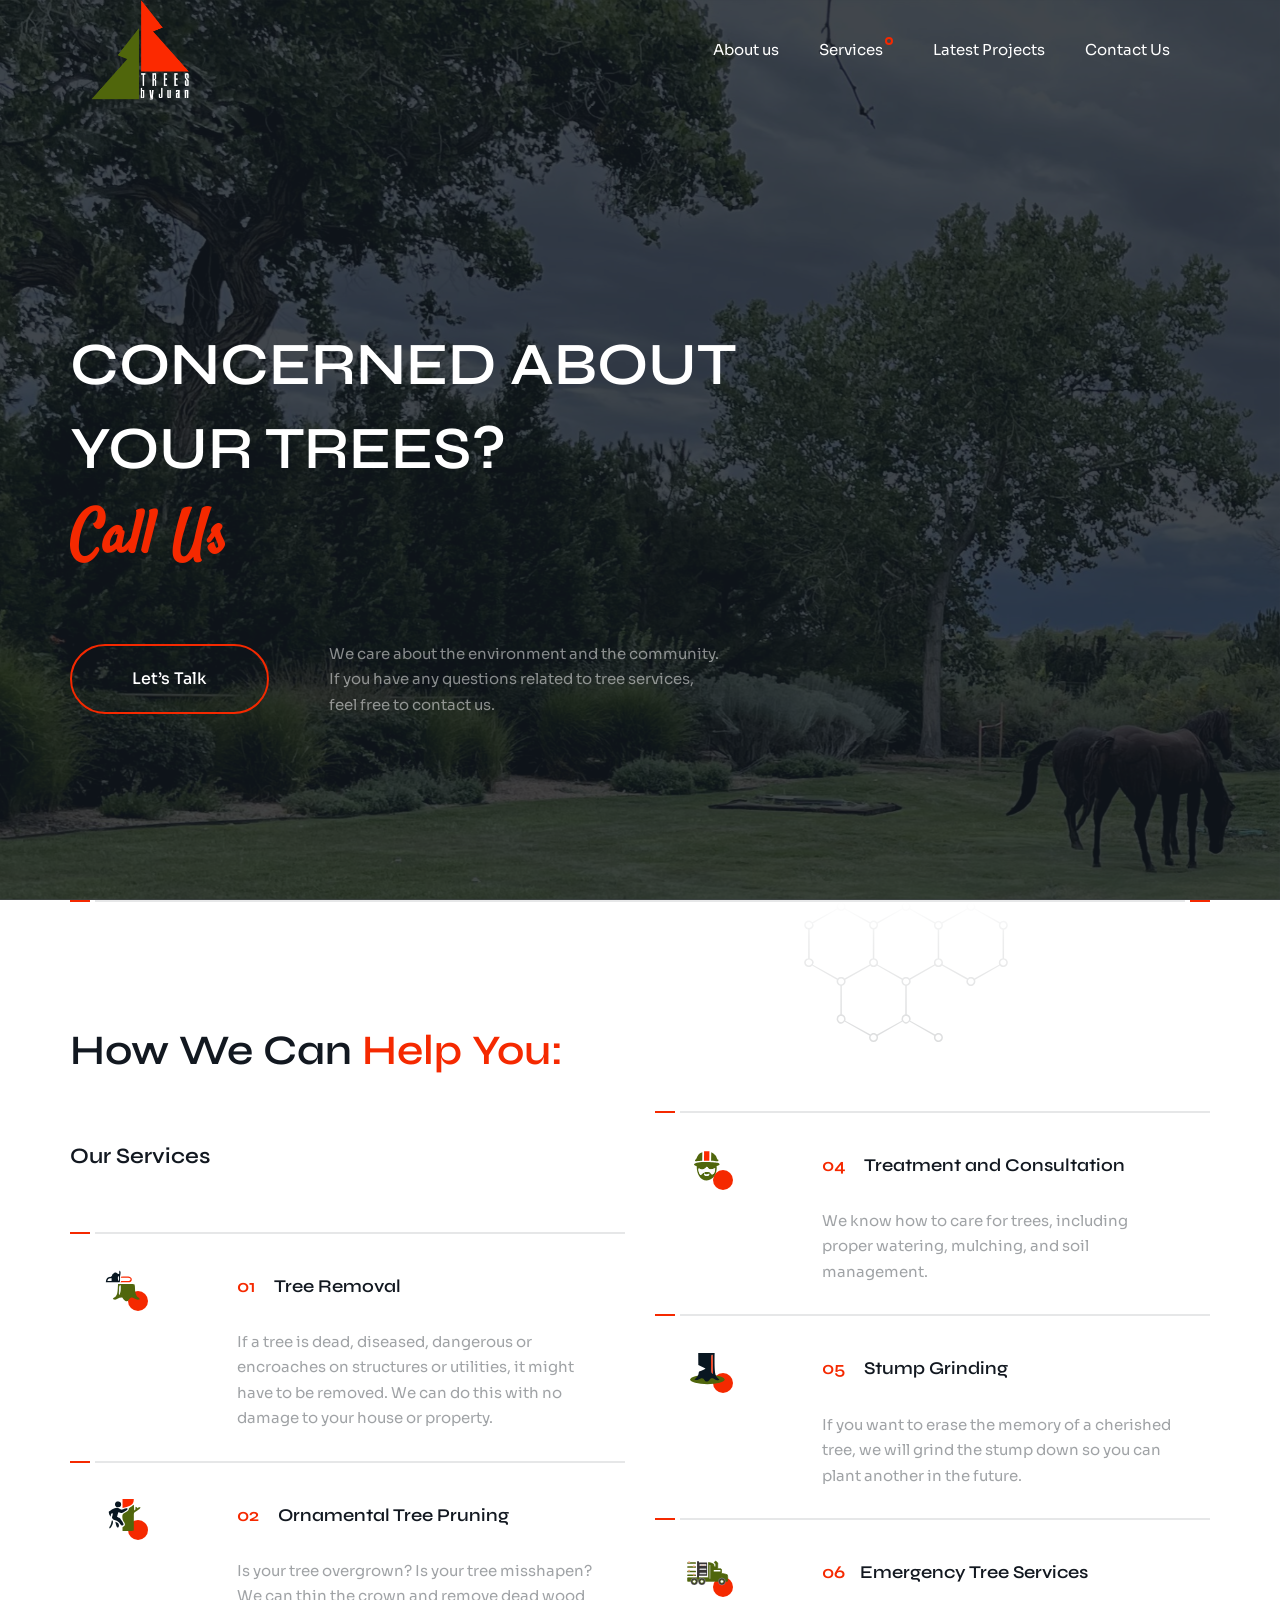
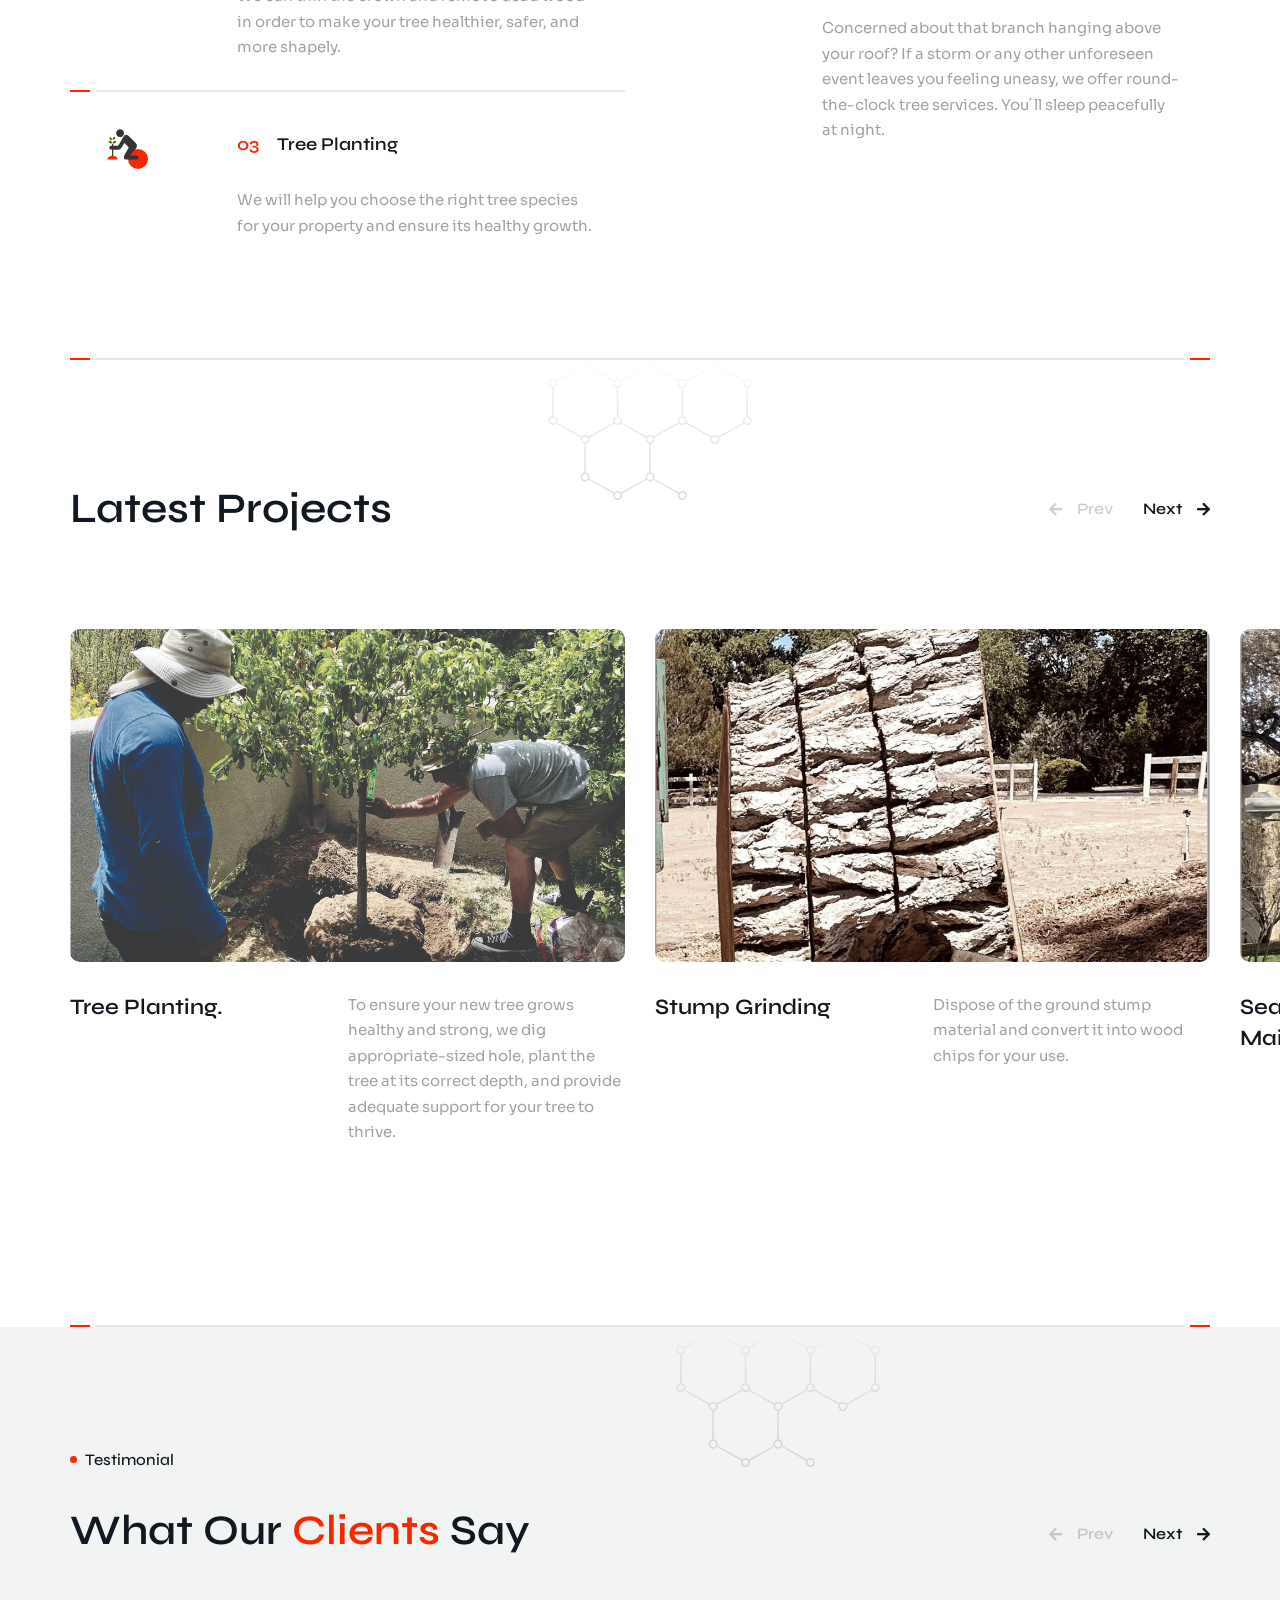
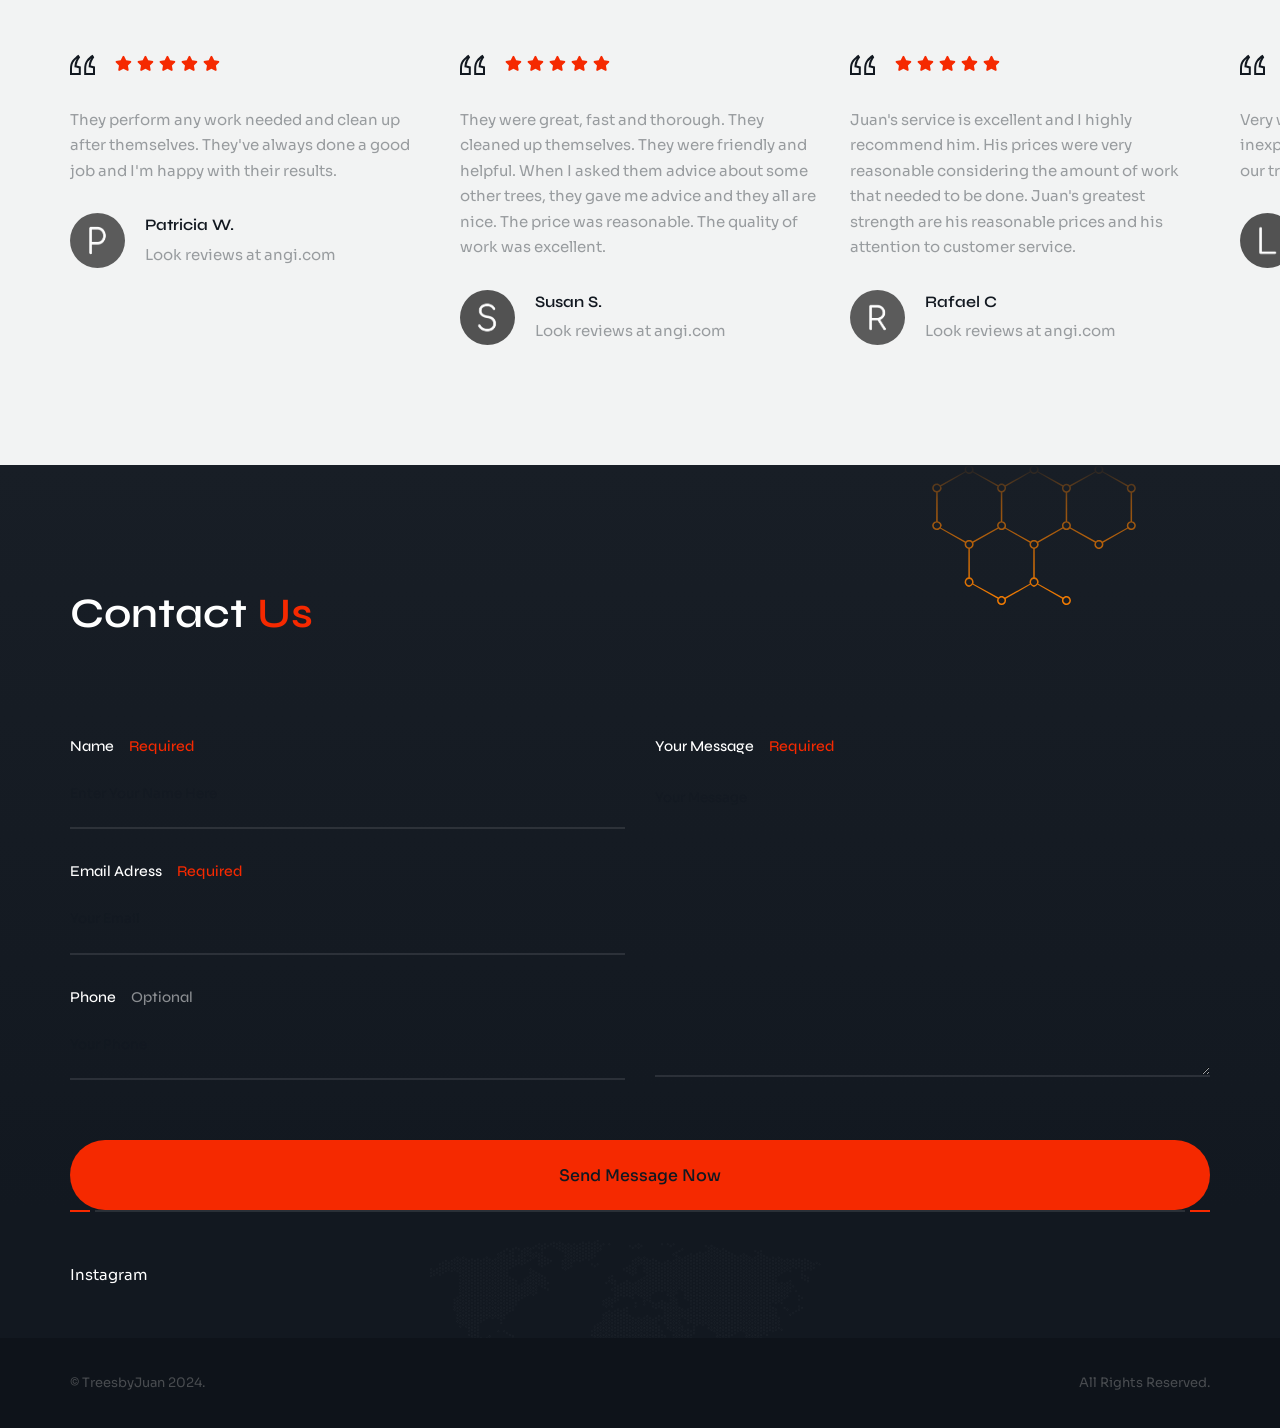
<file: index.html>
<!DOCTYPE html>
<html lang="zxx">

<head>
    <meta charset="UTF-8">
    <meta name="viewport" content="width=device-width, initial-scale=1.0">
    <meta http-equiv="X-UA-Compatible" content="ie=edge">

    <!-- bootstrap grid css -->
    <link rel="stylesheet" href="template/css/plugins/bootstrap-grid.css">
    <!-- font awesome css -->
    <link rel="stylesheet" href="template/css/plugins/font-awesome.min.css">
    <!-- swiper css -->
    <link rel="stylesheet" href="template/css/plugins/swiper.min.css">
    <!-- itsulu css -->
    <link rel="stylesheet" href="template/css/style.css">
    <link
      rel="icon"
      type="image/png"
      sizes="32x32"
      href="template/img/icons/sm/favicon-32x32.ico"
    />

    <title>TreesbyJuan</title>
</head>

<body>

    <!-- wrapper -->
    <div class="mil-wrapper">
        <!-- top bar -->
        <div class="mil-top-position mil-fixed">
            <div class="mil-top-panel mil-top-panel-transparent mil-animated">
                <!-- mil-top-panel-transparent -->
                <div class="container">
                    <a href="index.html" class="mil-logo" style="width: 140px; height: 100px;"></a>
                    <div class="mil-navigation">
                        <nav>
                            <ul>
                              <!--  <li class="mil-has-children"> ---hide---
                                    <a href="#.">Enterprise</a>
                                    <ul>
                                        <li><a href="home-2.html">Home V2</a></li>
                                        <li><a href="about.html">About us</a></li>
                                        <li><a href="team.html">Team</a></li>
                                        <li><a href="team-single.html">Team Member</a></li>
                                        <li><a href="careers.html">Careers</a></li>
                                        <li><a href="prices.html">Prices</a></li>
                                        <li><a href="faq.html">FAQ</a></li>
                                        <li><a href="event.html">Event</a></li>
                                    </ul>
                                </li>--hide-->
                                <li><a href="template\about.html">About us</a></li>
                                <li class="mil-has-children">
                                    <a href="#myservices">Services</a>
                                    <!-- <ul> -->
                                        <!--<li><a href="#.">Service 1</a></li>
                                        <li><a href="#.">Service 2</a></li>
                                        <li><a href="#.">Service 3</a></li>
                                         <li><a href="template\service-1.html">Service 1</a></li>
                                        <li><a href="template\service-2.html">Service 2</a></li>
                                        <li><a href="template\service-3.html">Service 3</a></li> -->
                                        <!-- <li><a href="service-4.html">Service 4</a></li> -->
                                    <!-- </ul> -->
                                </li>
                               <!-- <li class="mil-has-children">
                                    <a href="#.">Solutions</a>
                                    <ul>
                                        <li><a href="solution-1.html">Solution 1</a></li>
                                        <li><a href="solution-2.html">Solution 2</a></li>
                                        <li><a href="solution-3.html">Solution 3</a></li>
                                    </ul>
                                </li> -->
                                <li><a href="#LatestProjects">Latest Projects</a></li>
                                <li><a href="#ContactUs">Contact Us</a></li>
                                <!-- <li><a href="template\portfolio.html">Latest Projects</a></li> -->
                                <!-- <li><a href="template\contact.html">Contact Us</a></li> -->
                                <!-- <li class="mil-has-children">
                                    <a href="#.">Other</a>
                                    <ul>
                                        <li><a href="coming-soon.html">Coming Soon</a></li>
                                        <li><a href="404.html">404</a></li>
                                    </ul>
                                </li> -->
                            </ul>
                            <!-- <div class="mil-search-icon">
                                <svg width="21" height="20" viewBox="0 0 21 20" fill="none" xmlns="http://www.w3.org/2000/svg">
                                    <path fill-rule="evenodd" clip-rule="evenodd" d="M20.5848 19.7029C20.3908 19.8999 20.1358 19.997 19.8808 19.997C19.6268 19.997 19.3718 19.8999 19.1778 19.7029L15.5118 16.2199C13.9778 17.2549 12.3798 17.997 9.92584 17.997C4.98484 17.997 0.964844 13.959 0.964844 8.99695C0.964844 4.34995 4.98484 0.199951 9.92584 0.199951C14.8668 0.199951 18.8858 4.34995 18.8858 8.99695C18.8858 11.118 18.1468 13.68 16.9188 14.608L20.5848 18.29C20.9738 18.681 20.9738 19.3129 20.5848 19.7029ZM9.92584 1.99695C6.82984 1.99695 2.95684 5.13695 2.95684 8.99695C2.95684 12.857 6.82984 15.998 9.92584 15.998C11.8398 15.998 13.5758 15.217 14.8368 13.957C14.8408 13.952 14.8418 13.945 14.8468 13.941C14.8518 13.936 14.8578 13.935 14.8628 13.93C16.1168 12.663 16.8948 10.92 16.8948 8.99695C16.8948 5.13695 13.7678 1.99695 9.92584 1.99695Z" />
                                </svg>
                            </div> -->
                        </nav>

                    </div>
                    <!-- mobile menu button -->
                    <div class="mil-menu-btn">
                        <span></span>
                    </div>
                    <!-- mobile menu button end -->
                </div>
            </div>
        </div>
        <!-- top bar end -->

        <!-- banner -->
        <div class="mil-banner mil-top-space-0">
            <div class="swiper-container mil-banner-slideshow">
                <div class="swiper-wrapper">
                    <div class="swiper-slide">
                        <img src="template/img/photo/1.jpg" class="mil-background-image" style="object-position: center" data-swiper-parallax="-100" data-swiper-parallax-scale="1.1" alt="image">
                    </div>
                    <div class="swiper-slide">
                        <img src="template/img/photo/2.jpg" class="mil-background-image" style="object-position: center" data-swiper-parallax="-100" data-swiper-parallax-scale="1.1" alt="image">
                    </div>
                    <div class="swiper-slide">
                        <img src="template/img/photo/3.jpg" class="mil-background-image" style="object-position: center" data-swiper-parallax="-100" data-swiper-parallax-scale="1.1" alt="image">
                    </div>
                </div>
            </div>
            <div class="mil-overlay"></div>

            <div class="mil-banner-content">
                <div class="container">
                    <div class="row align-items-center">
                        <div class="col-xl-8">
                            <!-- <span class="mil-suptitle mil-mb-60"><span class="mil-light">The Next</span> <span class="mil-accent">Gen</span></span> -->
                            <h1 class="mil-mb-60"><span class="mil-uppercase mil-light">Concerned about your trees? <br></span> <span class="mil-font-3 mil-accent">Call Us </span></h1>
                            <div class="mil-flex-hori-center">
                                <div>
                                    <a href="#ContactUs" class="mil-button mil-border mil-light"><span>Let’s Talk</span></a>
                                    <!-- <a href="template\contact.html" class="mil-button mil-border mil-light"><span>Let’s Talk</span></a> -->
                                </div>
                                <p class="mil-button-descr mil-light-soft">We care about the environment and the community. If you have any questions related to tree services, feel free to contact us.</p>
                            </div>

                        </div>
                        <!-- <div class="col-xl-4">
                            <div class="mil-illustration-1">
                                <div class="mil-item mil-item-1">
                                    <div class="mil-plus">
                                        <div class="mil-hover-window">
                                            <div class="mil-window-content">
                                                <h5 class="mil-dark mil-mb-15">Experts</h5>
                                                <div class="mil-divider mil-divider-left mil-mb-15"></div>
                                                <p class="mil-text-sm">And here's some amazing content. It's very engaging. Right?</p>
                                            </div>
                                        </div>
                                        <div class="mil-item-hover">
                                            <div class="mil-plus-icon">+</div>
                                            <h6 class="mil-light">Dedicated Team</h6>
                                        </div>
                                    </div>
                                </div>
                                <div class="mil-item mil-item-2">
                                    <div class="mil-plus">
                                        <div class="mil-hover-window">
                                            <div class="mil-window-content">
                                                <h5 class="mil-dark mil-mb-15">Experts</h5>
                                                <div class="mil-divider mil-divider-left mil-mb-15"></div>
                                                <p class="mil-text-sm">And here's some amazing content. It's very engaging. Right?</p>
                                            </div>
                                        </div>
                                        <div class="mil-item-hover">
                                            <div class="mil-plus-icon">+</div>
                                            <h6 class="mil-light">Developers</h6>
                                        </div>
                                    </div>
                                </div>
                                <div class="mil-item mil-item-3">
                                    <div class="mil-plus">
                                        <div class="mil-hover-window">
                                            <div class="mil-window-content">
                                                <h5 class="mil-dark mil-mb-15">Experts</h5>
                                                <div class="mil-divider mil-divider-left mil-mb-15"></div>
                                                <p class="mil-text-sm">And here's some amazing content. It's very engaging. Right?</p>
                                            </div>
                                        </div>
                                        <div class="mil-item-hover">
                                            <div class="mil-plus-icon">+</div>
                                            <h6 class="mil-light">Designers</h6>
                                        </div>
                                    </div>
                                </div>
                            </div>
                        </div> -->
                    </div>
                </div>
            </div>
        </div>
        <!-- banner end -->

        <!-- partners -->
        <!-- <div class="mil-partners mil-p-90-60">
            <div class="container">
                <div class="mil-partners-frame">
                    <a href="#."><img src="img/partners/1.png" alt="partner"></a>
                    <a href="#."><img src="img/partners/2.png" alt="partner"></a>
                    <a href="#."><img src="img/partners/3.png" alt="partner"></a>
                    <a href="#."><img src="img/partners/4.png" alt="partner"></a>
                    <a href="#."><img src="img/partners/5.png" alt="partner"></a>
                    <a href="#."><img src="img/partners/6.png" alt="partner"></a>
                </div>
            </div>
        </div> -->
        <!-- partners end -->

        <div class="container">
            <div class="mil-divider"></div>
        </div>

        <!-- services -->
        <section class="mil-services mil-p-120-90" id="myservices">
            <div class="mil-deco" style="top: 0; right: 20%;"></div>
            <div class="container">
                <h2 class="mil-mb-30">How We Can <span class="mil-accent">Help You:</span></h2>
                <div class="row">
                    <div class="col-lg-6 col-xl-6">
                        <h4 class="mil-mb-60 mil-mt-30">Our Services</h4>
                        <div class="mil-divider mil-divider-left"></div>
                        <div class="mil-service-item">
                            <div class="mil-service-icon">
                                <div class="mil-icon-frame mil-icon-frame-md">
                                    <img src="template/img/icons/md/1.svg" alt="icon">
                                </div>
                            </div>
                            <div class="mil-service-text">
                                <h5 class="mil-mb-30"><span class="mil-accent">01</span> Tree Removal</h5>
                                <pi>If a tree is dead, diseased, dangerous or encroaches on structures or utilities, it might have to be removed. We can do this with no damage to your house or property.</pi>
                           

                               
                            </div>
                        </div>
                        <div class="mil-divider mil-divider-left"></div>
                        <div class="mil-service-item">
                            <div class="mil-service-icon">
                                <div class="mil-icon-frame mil-icon-frame-md">
                                    <img src="template/img/icons/md/2.svg" alt="icon">
                                </div>
                            </div>
                            <div class="mil-service-text">
                                <h5 class="mil-mb-30"><span class="mil-accent">02</span> Ornamental Tree Pruning</h5>
                                <p>Is your tree overgrown? Is your tree misshapen? We can thin the crown and remove dead wood in order to make your tree healthier, safer, and more shapely. </p>
                            
                                
                                   
                            </div>
                        </div>
                        <div class="mil-divider mil-divider-left"></div>
                        <div class="mil-service-item">
                            <div class="mil-service-icon">
                                <div class="mil-icon-frame mil-icon-frame-md">
                                    <img src="template/img/icons/md/3.svg" alt="icon">
                                </div>
                            </div>
                            <div class="mil-service-text">
                                <h5 class="mil-mb-30"><span class="mil-accent">03</span> Tree Planting </h5>
                                <p>We will help you choose the right tree species for your property and 
                                    ensure its healthy growth.</p>

                            </div>
                        </div>
                    </div>
                    <div class="col-lg-6 col-xl-6">
                        <!-- <h4 class="mil-mb-60 mil-mt-30">IT Solutions</h4> -->
                        <div class="mil-divider mil-divider-left"></div>
                        <div class="mil-service-item">
                            <div class="mil-service-icon">
                                <div class="mil-icon-frame mil-icon-frame-md">
                                    <img src="template/img/icons/md/4.svg" alt="icon">
                                </div>
                            </div>
                            <div class="mil-service-text">
                                <h5 class="mil-mb-30"><span class="mil-accent">04</span> Treatment and Consultation</h5>
                                <p>We know how to care for trees,
                                     including proper watering, mulching, and soil management.</p>
                            </div>
                        </div>
                        <div class="mil-divider mil-divider-left"></div>
                        <div class="mil-service-item">
                            <div class="mil-service-icon">
                                <div class="mil-icon-frame mil-icon-frame-md">
                                    <img src="template/img/icons/md/5.svg" alt="icon">
                                </div>
                            </div>
                            <div class="mil-service-text">
                                <h5 class="mil-mb-30"><span class="mil-accent">05</span> Stump Grinding</h5>
                                <p>If you want to erase the memory of a cherished tree, we will grind the stump down so you can plant another in the future.</p>
                            </div>
                        </div>
                        <div class="mil-divider mil-divider-left"></div>
                        <div class="mil-service-item">
                            <div class="mil-service-icon">
                                <div class="mil-icon-frame mil-icon-frame-md">
                                    <img src="template/img/icons/md/6.svg" alt="icon">
                                </div>
                            </div>
                            <div class="mil-service-text">
                                <h5 class="mil-mb-30"><span class="mil-accent">06</span>Emergency Tree Services</h5>
                                <p>Concerned about that branch hanging above your roof? If a storm or any other unforeseen event 
                                    leaves you feeling uneasy, we offer round-the-clock tree services. You´ll sleep peacefully at night.
                                    
                                   
                                 </p>
                            </div>
                        </div>
                    </div>
                </div>
            </div>
        </section>
        <!-- services end -->

        <div class="container">
            <div class="mil-divider"></div>
        </div>

        <!-- portfolio -->
        <section class="mil-works mil-p-120-90" id="LatestProjects">
            <div class="mil-deco" style="top: 0; right: 40%;"></div>
            <div class="container">
                <div class="row align-items-center mil-mb-60-adapt">
                    <div class="col-md-6 col-xl-6">

                        <h2 class="mil-mb-30">Latest Projects</h2>

                    </div>
                    <div class="col-md-6 col-xl-6">

                        <div class="mil-adaptive-right">
                            <div class="mil-slider-nav mil-mb-30">
                                <div class="mil-slider-btn-prev mil-works-prev"><i class="fas fa-arrow-left"></i><span class="mil-h6">Prev</span></div>
                                <div class="mil-slider-btn-next mil-works-next"><span class="mil-h6">Next</span><i class="fas fa-arrow-right"></i></div>
                            </div>
                        </div>

                    </div>
                </div>

                <div class="swiper-container mil-works-slider mil-mb-90">
                    <div class="swiper-wrapper">
                        <div class="swiper-slide">

                            <a href="#." class="mil-card">
                                <div class="mil-cover-frame">
                                    <img src="template/img/projects/1.jpg" alt="project">
                                </div>
                                <div class="mil-description">
                                    <div class="mil-card-title">
                                        <h4 class="mil-mb-20">Tree Planting.</h4>
                                        <!-- <h6>by: <span class="mil-accent">Jane Meldrum</span></h6> -->
                                    </div>
                                    <div class="mil-card-text">
                                        <p>To ensure your new tree grows healthy and strong, we dig appropriate-sized hole, 
                                            plant the tree at its correct depth, and provide adequate support 
                                            for your tree to thrive.
                                            
                                            
                                            
                                            
                                           </p>
                                    </div>
                                </div>
                            </a>

                        </div>
                        <div class="swiper-slide">

                            <a href="#." class="mil-card">
                                <div class="mil-cover-frame">
                                    <img src="template/img/projects/2.jpg" alt="project">
                                </div>
                                <div class="mil-description">
                                    <div class="mil-card-title">
                                        <h4 class="mil-mb-20">Stump Grinding</h4>
                                        <!-- <h6>by: <span class="mil-accent">Nguta Ithya</span></h6> -->
                                    </div>
                                    <div class="mil-card-text">
                                        <p>Dispose of the ground stump material and convert it into wood chips for your use.</p>
                                    </div>
                                </div>
                            </a>

                        </div>
                        <div class="swiper-slide">

                            <a href="#." class="mil-card">
                                <div class="mil-cover-frame">
                                    <img src="template/img/projects/3.jpg" alt="project">
                                </div>
                                <div class="mil-description">
                                    <div class="mil-card-title">
                                        <h4 class="mil-mb-20">Seasonal Maintenance</h4>
                                        <!-- <h6>by: <span class="mil-accent">Roy Bricks</span></h6> -->
                                    </div>
                                    <div class="mil-card-text">
                                        <p>Perform corrective pruning to address structural issues and
                                            remove any hazardous branches.</p>
                                    </div>
                                </div>
                            </a>

                        </div>
                        <div class="swiper-slide">

                            <a href="#." class="mil-card">
                                <div class="mil-cover-frame">
                                    <img src="template/img/projects/4.jpg" alt="project">
                                </div>
                                <div class="mil-description">
                                    <div class="mil-card-title">
                                        <h4 class="mil-mb-20">Emergency Tree Service.</h4>
                                        <!-- <h6>by: <span class="mil-accent">Nguta Ithya</span></h6> -->
                                    </div>
                                    <div class="mil-card-text">
                                        <p>Our services are designed to respond quickly to issues such as storm damage, fallen trees,
                                        or other emergencies that pose immediate risks to people, property, and infrastructure.</p>
                                    </div>
                                </div>
                            </a>

                        </div>
                    </div>
                </div>
                <!-- <div class="row align-items-center">
                    <div class="col-md-6 col-xl-6">

                        <a href="template\portfolio.html" class="mil-link mil-mb-30"><span>View All Projects</span><i class="fas fa-arrow-right"></i></a>


                    </div>
                    <div class="col-md-6 col-xl-6">

                        <div class="mil-adaptive-right">
                            <a href="template\contact.html" class="mil-button mil-border mil-mb-30"><span>Get Started</span></a>
                        </div>

                    </div>
                </div> -->
            </div>
        </section>
        <!-- portfolio end -->

        <!-- how it works -->
        <!-- <section class="mil-how-it-works mil-deep-bg mil-p-120-90">
            <div class="mil-deco" style="top: 0; right: 20%;"></div>
            <div class="mil-deco" style="bottom: 0; left: 30%; transform: rotate(180deg)"></div>
            <div class="container">
                <span class="mil-suptitle mil-suptitle-2 mil-mb-30">Discover Our Company</span>
                <h2 class="mil-mb-90">How We <span class="mil-accent">Collaborate</span> With You</h2>
                <div class="row">
                    <div class="col-md-6 col-xl-3">

                        <div class="mil-mb-60">
                            <div class="mil-icon-box-head mil-mb-30">
                                <div class="mil-icon-frame mil-icon-frame-sm">
                                    <img src="template/img/icons/sm/1.svg" alt="icon">
                                </div>
                                <h5>Step 1</h5>
                            </div>
                            <p>Lorem ipsum dolor sit amet, consectetur adipiscing elit, sed do eiusmod tempor incididunt ut labore et dolore magna aliqua.</p>
                        </div>

                    </div>
                    <div class="col-md-6 col-xl-3">

                        <div class="mil-mb-60">
                            <div class="mil-icon-box-head mil-mb-30">
                                <div class="mil-icon-frame mil-icon-frame-sm">
                                    <img src="template/img/icons/sm/2.svg" alt="icon">
                                </div>
                                <h5>Step 2</h5>
                            </div>
                            <p>Lorem ipsum dolor sit amet, consectetur adipiscing elit, sed do eiusmod tempor incididunt ut labore et dolore magna aliqua.</p>
                        </div>

                    </div>
                    <div class="col-md-6 col-xl-3">

                        <div class="mil-mb-60">
                            <div class="mil-icon-box-head mil-mb-30">
                                <div class="mil-icon-frame mil-icon-frame-sm">
                                    <img src="template/img/icons/sm/3.svg" alt="icon">
                                </div>
                                <h5>Step 3</h5>
                            </div>
                            <p>Lorem ipsum dolor sit amet, consectetur adipiscing elit, sed do eiusmod tempor incididunt ut labore et dolore magna aliqua.</p>
                        </div>

                    </div>
                    <div class="col-md-6 col-xl-3">

                        <div class="mil-mb-60">
                            <div class="mil-icon-box-head mil-mb-30">
                                <div class="mil-icon-frame mil-icon-frame-sm">
                                    <img src="template/img/icons/sm/4.svg" alt="icon">
                                </div>
                                <h5>Step 4</h5>
                            </div>
                            <p>Lorem ipsum dolor sit amet, consectetur adipiscing elit, sed do eiusmod tempor incididunt ut labore et dolore magna aliqua.</p>
                        </div>

                    </div>
                </div>
                <div class="row align-items-center">
                    <div class="col-md-6 col-xl-6">

                        <a href="#." class="mil-link mil-mb-30"><span>Learn More</span><i class="fas fa-arrow-right"></i></a>

                    </div>
                    <div class="col-md-6 col-xl-6">

                        <div class="mil-adaptive-right">
                            <a href="#." class="mil-button mil-border mil-mb-30"><span>How We Work</span></a>
                        </div>

                    </div>
                </div>
            </div>
        </section> -->
        <!-- how it works end -->

        <!-- skills -->
        <!-- <section class="mil-skills mil-p-120-90">
            <div class="container">
                <div class="row align-items-end mil-mb-90">
                    <div class="col-xl-6">

                        <span class="mil-suptitle mil-suptitle-2 mil-mb-30">Our Skill</span>
                        <h2>Business <span class="mil-accent">Success</span> With <br>Technology</h2>

                    </div>
                    <div class="col-xl-6">

                        <p class="mil-mt-60-adapt">It is a long established fact that a reader will be distracted by the readable content of a page when looking at its layout. The point of using Lorem Ipsum is that it has a more-or-less normal distribution of letters, as opposed to using content here.</p>

                    </div>
                </div>

                <div class="row align-items-center">
                    <div class="col-md-6 col-xl-3">

                        <h6 class="mil-mb-30">Software Development</h6>

                        <div class="mil-skill-frame mil-mb-60">
                            <div class="mil-skill-track">
                                <div class="mil-skill-prog" style="width: 65%"></div>
                            </div>
                            <div class="mil-text-sm">65%</div>
                        </div>

                    </div>
                    <div class="col-md-6 col-xl-3">

                        <h6 class="mil-mb-30">Web Development</h6>

                        <div class="mil-skill-frame mil-mb-60">
                            <div class="mil-skill-track">
                                <div class="mil-skill-prog" style="width: 90%"></div>
                            </div>
                            <div class="mil-text-sm">90%</div>
                        </div>

                    </div>
                    <div class="col-md-6 col-xl-3">

                        <h6 class="mil-mb-30">UX / UI Design</h6>

                        <div class="mil-skill-frame mil-mb-60">
                            <div class="mil-skill-track">
                                <div class="mil-skill-prog" style="width: 50%"></div>
                            </div>
                            <div class="mil-text-sm">50%</div>
                        </div>

                    </div>
                    <div class="col-md-6 col-xl-3">

                        <h6 class="mil-mb-30">App Development</h6>

                        <div class="mil-skill-frame mil-mb-60">
                            <div class="mil-skill-track">
                                <div class="mil-skill-prog" style="width: 95%"></div>
                            </div>
                            <div class="mil-text-sm">95%</div>
                        </div>

                    </div>
                    <div class="col-md-6 col-xl-3">

                        <h6 class="mil-mb-30">Internet of Things</h6>

                        <div class="mil-skill-frame mil-mb-60">
                            <div class="mil-skill-track">
                                <div class="mil-skill-prog" style="width: 60%"></div>
                            </div>
                            <div class="mil-text-sm">60%</div>
                        </div>

                    </div>
                    <div class="col-md-6 col-xl-3">

                        <h6 class="mil-mb-30">Artificial Intelligence</h6>

                        <div class="mil-skill-frame mil-mb-60">
                            <div class="mil-skill-track">
                                <div class="mil-skill-prog" style="width: 90%"></div>
                            </div>
                            <div class="mil-text-sm">90%</div>
                        </div>

                    </div>
                    <div class="col-md-6 col-xl-3">

                        <h6 class="mil-mb-30">Blockchain</h6>

                        <div class="mil-skill-frame mil-mb-60">
                            <div class="mil-skill-track">
                                <div class="mil-skill-prog" style="width: 80%"></div>
                            </div>
                            <div class="mil-text-sm">80%</div>
                        </div>

                    </div>
                    <div class="col-md-6 col-xl-3 mil-text-center">

                        <a href="#." class="mil-link mil-mb-30"><span>More</span><i class="fas fa-arrow-right"></i></a>

                    </div>
                </div>
            </div>
        </section> -->
        <!-- skills end -->

        <div class="container">
            <div class="mil-divider"></div>
        </div>

        <!-- blog -->
        <!-- <section class="mil-blog mil-p-120-120">
            <div class="mil-deco" style="top: 0; right: 30%;"></div>
            <div class="container">
                <div class="row align-items-center mil-mb-90">
                    <div class="col-md-6 col-xl-6">


                        <span class="mil-suptitle mil-suptitle-2 mil-mb-30">Our Latest News</span>
                        <h2>Latest Thinking</h2>

                    </div>
                    <div class="col-md-6 col-xl-6">

                        <div class="mil-adaptive-right mil-mt-60-adapt">
                            <div class="mil-slider-nav">
                                <div class="mil-slider-btn-prev mil-blog-prev"><i class="fas fa-arrow-left"></i><span class="mil-h6">Prev</span></div>
                                <div class="mil-slider-btn-next mil-blog-next"><span class="mil-h6">Next</span><i class="fas fa-arrow-right"></i></div>
                            </div>
                        </div>

                    </div>
                </div>
                <div class="swiper-container mil-blog-slider mil-mb-90">
                    <div class="swiper-wrapper">
                        <div class="swiper-slide mil-slide-50">

                            <a href="publication.html" class="mil-card">
                                <div class="mil-cover-frame">
                                    <img src="img/blog/1.jpg" alt="project">
                                </div>
                                <div class="mil-description">
                                    <div class="mil-card-title">
                                        <h4 class="mil-mb-20">Easy & Most Powerful Server Platform.</h4>
                                        <h6>by: <span class="mil-accent">Jane Meldrum</span></h6>
                                    </div>
                                    <div class="mil-card-text">
                                        <p>Lorem ipsum dolor sit amet, consectetur adipiscing elit, sed do eiusmod tempor incididunt ut labore et dolore magna aliqua.</p>
                                    </div>
                                </div>
                            </a>

                        </div>
                        <div class="swiper-slide mil-slide-25">

                            <a href="publication.html" class="mil-card mil-card-sm mil-reverse-sm">
                                <div class="mil-description">
                                    <div class="mil-card-title">
                                        <h4 class="mil-mb-20">Easy & Most Powerful Server Platform.</h4>
                                        <h6>by: <span class="mil-accent">Jane Meldrum</span></h6>
                                    </div>
                                    <div class="mil-card-text">
                                        <p>Lorem ipsum dolor sit amet, consectetur adipiscing elit, sed do eiusmod tempor incididunt ut labore et dolore magna aliqua.</p>
                                    </div>
                                </div>
                                <div class="mil-cover-frame">
                                    <img src="img/blog/2.jpg" alt="project">
                                </div>
                            </a>

                        </div>
                        <div class="swiper-slide mil-slide-25">

                            <a href="publication.html" class="mil-card mil-card-sm">
                                <div class="mil-cover-frame">
                                    <img src="img/blog/3.jpg" alt="project">
                                </div>
                                <div class="mil-description">
                                    <div class="mil-card-title">
                                        <h4 class="mil-mb-20">Easy & Most Powerful Server Platform.</h4>
                                        <h6>by: <span class="mil-accent">Jane Meldrum</span></h6>
                                    </div>
                                    <div class="mil-card-text">
                                        <p>Lorem ipsum dolor sit amet, consectetur adipiscing elit, sed do eiusmod tempor incididunt ut labore et dolore magna aliqua.</p>
                                    </div>
                                </div>
                            </a>

                        </div>

                        <div class="swiper-slide mil-slide-50">

                            <a href="publication.html" class="mil-card">
                                <div class="mil-cover-frame">
                                    <img src="img/blog/4.jpg" alt="project">
                                </div>
                                <div class="mil-description">
                                    <div class="mil-card-title">
                                        <h4 class="mil-mb-20">Easy & Most Powerful Server Platform.</h4>
                                        <h6>by: <span class="mil-accent">Jane Meldrum</span></h6>
                                    </div>
                                    <div class="mil-card-text">
                                        <p>Lorem ipsum dolor sit amet, consectetur adipiscing elit, sed do eiusmod tempor incididunt ut labore et dolore magna aliqua.</p>
                                    </div>
                                </div>
                            </a>

                        </div>
                        <div class="swiper-slide mil-slide-25">

                            <a href="publication.html" class="mil-card mil-card-sm mil-reverse-sm">
                                <div class="mil-description">
                                    <div class="mil-card-title">
                                        <h4 class="mil-mb-20">Easy & Most Powerful Server Platform.</h4>
                                        <h6>by: <span class="mil-accent">Jane Meldrum</span></h6>
                                    </div>
                                    <div class="mil-card-text">
                                        <p>Lorem ipsum dolor sit amet, consectetur adipiscing elit, sed do eiusmod tempor incididunt ut labore et dolore magna aliqua.</p>
                                    </div>
                                </div>
                                <div class="mil-cover-frame">
                                    <img src="img/blog/5.jpg" alt="project">
                                </div>

                            </a>

                        </div>
                        <div class="swiper-slide mil-slide-25">

                            <a href="publication.html" class="mil-card mil-card-sm">
                                <div class="mil-cover-frame">
                                    <img src="img/blog/6.jpg" alt="project">
                                </div>
                                <div class="mil-description">
                                    <div class="mil-card-title">
                                        <h4 class="mil-mb-20">Easy & Most Powerful Server Platform.</h4>
                                        <h6>by: <span class="mil-accent">Jane Meldrum</span></h6>
                                    </div>
                                    <div class="mil-card-text">
                                        <p>Lorem ipsum dolor sit amet, consectetur adipiscing elit, sed do eiusmod tempor incididunt ut labore et dolore magna aliqua.</p>
                                    </div>
                                </div>
                            </a>

                        </div>
                    </div>
                </div>
                <div class="row align-items-center">
                    <div class="col-12">

                        <a href="blog.html" class="mil-link"><span>View More Insights</span><i class="fas fa-arrow-right"></i></a>

                    </div>
                </div>
            </div>
        </section> -->
        <!-- blog end -->

        <!-- reviews -->
        <section class="mil-reviews mil-deep-bg mil-p-120-120">
            <div class="mil-deco" style="top: 0; right: 30%;"></div>
            <div class="container">
                <div class="row align-items-center mil-mb-90">
                    <div class="col-md-6 col-xl-6">

                        <span class="mil-suptitle mil-suptitle-2 mil-mb-30">Testimonial</span>
                        <h2>What Our <span class="mil-accent">Clients</span> Say</h2>

                    </div>
                    <div class="col-md-6 col-xl-6">

                        <div class="mil-adaptive-right mil-mt-60-adapt">
                            <div class="mil-slider-nav">
                                <div class="mil-slider-btn-prev mil-revi-prev"><i class="fas fa-arrow-left"></i><span class="mil-h6">Prev</span></div>
                                <div class="mil-slider-btn-next mil-revi-next"><span class="mil-h6">Next</span><i class="fas fa-arrow-right"></i></div>
                            </div>
                        </div>

                    </div>
                </div>
                <div class="swiper-container mil-revi-slider">
                    <div class="swiper-wrapper">
                        <div class="swiper-slide">

                            <div class="mil-review">
                                <div class="mil-stars mil-mb-30">
                                    <img src="template/img/icons/sm/11.svg" alt="quote">
                                    <ul>
                                        <li><i class="fas fa-star"></i></li>
                                        <li><i class="fas fa-star"></i></li>
                                        <li><i class="fas fa-star"></i></li>
                                        <li><i class="fas fa-star"></i></li>
                                        <li><i class="fas fa-star"></i></li>
                                    </ul>
                                </div>
                                <p class="mil-mb-30">They perform any work needed and clean up after themselves. They've always done a good job and I'm happy with their results.</p>
                                <div class="mil-author">
                                    <img src="template/img/faces/2.jpg" alt="Customer">
                                    <div class="mil-name">
                                        <h6 class="mil-mb-5">Patricia W.</h6>
                                        <!-- <span class="mil-text-sm">Agency Design</span> -->
                                        <a href="https://www.angi.com/companylist/us/nm/albuquerque/juan-hernandez-tree-care-reviews-2334405.htm" target="_blank">Look reviews at angi.com</a>
                                    
                                    </div>
                                </div>
                            </div>

                        </div>
                        <div class="swiper-slide">

                            <div class="mil-review">
                                <div class="mil-stars mil-mb-30">
                                    <img src="template/img/icons/sm/11.svg" alt="quote">
                                    <ul>
                                        <li><i class="fas fa-star"></i></li>
                                        <li><i class="fas fa-star"></i></li>
                                        <li><i class="fas fa-star"></i></li>
                                        <li><i class="fas fa-star"></i></li>
                                        <li><i class="fas fa-star"></i></li>
                                    </ul>
                                </div>
                                <p class="mil-mb-30">They were great, fast and thorough. They cleaned up themselves. They were friendly and helpful. When I asked them advice about some other trees, they gave me advice and they all are nice. The price was reasonable. The quality of work was excellent.</p>
                                <div class="mil-author">
                                    <img src="template/img/faces/3.jpg" alt="Customer">
                                    <div class="mil-name">
                                        <h6 class="mil-mb-5">Susan S.</h6>
                                        <!-- <span class="mil-text-sm">Agency Design</span> -->
                                        <a href="https://www.angi.com/companylist/us/nm/albuquerque/juan-hernandez-tree-care-reviews-2334405.htm" target="_blank">Look reviews at angi.com</a>
                                    </div>
                                </div>
                            </div>

                        </div>
                        <div class="swiper-slide">

                            <div class="mil-review">
                                <div class="mil-stars mil-mb-30">
                                    <img src="template/img/icons/sm/11.svg" alt="quote">
                                    <ul>
                                        <li><i class="fas fa-star"></i></li>
                                        <li><i class="fas fa-star"></i></li>
                                        <li><i class="fas fa-star"></i></li>
                                        <li><i class="fas fa-star"></i></li>
                                        <li><i class="fas fa-star"></i></li>
                                    </ul>
                                </div>
                                <p class="mil-mb-30">Juan's service is excellent and I highly recommend him. His prices were very reasonable considering the amount of work that needed to be done. Juan's greatest strength are his reasonable prices and his attention to customer service.</p>
                                <div class="mil-author">
                                    <img src="template/img/faces/4.jpg" alt="Customer">
                                    <div class="mil-name">
                                        <h6 class="mil-mb-5">Rafael C</h6>
                                        <!-- <span class="mil-text-sm">Agency Design</span> -->
                                        <a href="https://www.angi.com/companylist/us/nm/albuquerque/juan-hernandez-tree-care-reviews-2334405.htm" target="_blank">Look reviews at angi.com</a>
                                    
                                    </div>
                                </div>
                            </div>

                        </div>
                        <div class="swiper-slide">

                            <div class="mil-review">
                                <div class="mil-stars mil-mb-30">
                                    <img src="template/img/icons/sm/11.svg" alt="quote">
                                    <ul>
                                        <li><i class="fas fa-star"></i></li>
                                        <li><i class="fas fa-star"></i></li>
                                        <li><i class="fas fa-star"></i></li>
                                        <li><i class="fas fa-star"></i></li>
                                        <li><i class="fas fa-star"></i></li>
                                    </ul>
                                </div>
                                <p class="mil-mb-30">Very well. Thorough estimate, and not inexpensive, but necessary if we want to keep our trees.</p>
                                <div class="mil-author">
                                    <img src="template/img/faces/5.jpg" alt="Customer">
                                    <div class="mil-name">
                                        <h6 class="mil-mb-5">Linnea H</h6>
                                        <!-- <span class="mil-text-sm">Agency Design</span> -->
                                        <a href="https://www.angi.com/companylist/us/nm/albuquerque/juan-hernandez-tree-care-reviews-2334405.htm" target="_blank">Look reviews at angi.com</a>
                                    
                                    </div>
                                </div>
                            </div>

                        </div>
                        <!-- <div class="swiper-slide">

                            <div class="mil-review">
                                <div class="mil-stars mil-mb-30">
                                    <img src="template/img/icons/sm/11.svg" alt="quote">
                                    <ul>
                                        <li><i class="fas fa-star"></i></li>
                                        <li><i class="fas fa-star"></i></li>
                                        <li><i class="fas fa-star"></i></li>
                                        <li><i class="fas fa-star"></i></li>
                                        <li><i class="fas fa-star"></i></li>
                                    </ul>
                                </div>
                                <p class="mil-mb-30">It is a long established fact that a reader will be distracted by the readable content of a page when looking at its layout.</p>
                                <div class="mil-author">
                                    <img src="template/img/faces/2.jpg" alt="Customer">
                                    <div class="mil-name">
                                        <h6 class="mil-mb-5">Margaret Williams</h6>
                                       
                                    </div>
                                </div>
                            </div>

                        </div> -->
                    </div>
                </div>
            </div>
        </section>
        <!-- reviews end -->

        <!-- contact -->
        <section class="mil-contact mil-gradient-bg mil-p-120-0" id="ContactUs">
            <div class="mil-deco mil-deco-accent" style="top: 0; right: 10%;"></div>
            <div class="container">
                <h2 class="mil-light mil-mb-90">Contact <span class="mil-accent">Us</span></h2>

                <!-- id="formFeedback"  -->
                <form
                 
                    action="https://formspree.io/f/mgegeyqa"
                    method="POST"
                >
                    <div class="row">
                        <div class="col-lg-6">

                            <div class="mil-input-frame mil-mb-30">
                                <label><span class="mil-light">Name</span><span class="mil-accent">Required</span></label>
                                <input type="text" name="name" required placeholder="Enter Your Name Here">
                            </div>
                            <div class="mil-input-frame mil-mb-30">
                                <label><span class="mil-light">Email Adress</span><span class="mil-accent">Required</span></label>
                                <input type="email" name="email" required id="email" placeholder="Your Email">
                            </div>
                            <div class="mil-input-frame mil-mb-60">
                                <label><span class="mil-light">Phone</span><span class="mil-light-soft">Optional</span></label>
                                <input type="tel" name="phone" placeholder="Your Phone">
                            </div>
                            <!-- <div class="mil-attach-frame mil-mb-60">
                                <i class="fas fa-paperclip"></i>
                                <label class="mil-custom-file-input">
                                    <span>Attach your file</span>
                                    <input type="file" name="userfile" accept="application/msword, application/vnd.ms-excel, application/vnd.ms-powerpoint,
                                    text/plain, application/pdf, image/*" id="mil-file-input">
                                </label>
                                <p class="mil-text-sm mil-light-soft">up to 20MB</p>
                            </div> -->
                            <!-- <p class="mil-text-sm mil-light-soft mil-mb-15">We will process your personal information in accordance with our Privacy Policy.</p> -->

                            <!-- <div class="mil-checbox-frame mil-mb-60">
                                <input class="mil-checkbox" id="checkbox-1" type="checkbox" name="agree" value="1" required>
                                <label for="checkbox-1" class="mil-text-sm mil-light">I would like to be contacted with news and updates about your <a href="#." class="mil-accent">events and services</a></label>
                            </div> -->

                        </div>
                        <div class="col-lg-6">

                            <div class="mil-input-frame mil-mb-30">
                                <label><span class="mil-light">Your Message</span><span class="mil-accent">Required</span></label>
                                <textarea placeholder="Your Message" name="message"></textarea>
                            </div>
                             <!-- <p class="mil-text-sm mil-light-soft mil-mb-15">We will process your personal information in accordance with our Privacy Policy.</p>

                           <div class="mil-checbox-frame mil-mb-60">
                                <input class="mil-checkbox" id="checkbox-1" type="checkbox" name="agree" value="1" required>
                                <label for="checkbox-1" class="mil-text-sm mil-light">I would like to be contacted with news and updates about your <a href="#." class="mil-accent">events and services</a></label>
                            </div> -->

                        </div>
                        <div class="col-12">

                            <button type="submit" class="mil-button mil-accent-bg mil-fw"><span>Send Message Now</span></button>

                        </div>
                    </div>
                    <div class="alert-success" style="display: none;"><h5>Thanks, your message is sent successfully.</h5></div>
                    <div class="alert-error" style="display: none;"><h5>Error! Message could not be sent.</h5></div>
                </form>
            </div>
        </section>
        <!-- contact end -->
<!-- modify this form HTML and place wherever you want your form -->
<!-- <form
  action="https://formspree.io/f/xqkrzygn"
  method="POST"
>
  <label>
    Your email:
    <input type="email" name="email">
  </label>
  <label>
    Your message:
    <textarea name="message"></textarea>
  </label>
  your other form fields go here
  <button type="submit">Send</button>
</form> -->
        <!-- footer -->
        <footer class="mil-dark-bg">
            <img src="template/img/deco/map.png" alt="background" class="mil-footer-bg">
            <div class="container">
                <!-- <div class="mil-footer-content mil-p-120-90">
                    <div class="row justify-content-between align-items-center">
                        <div class="col-xl-4 mil-mb-30">

                            <img src="img/logo/logo-light.png" alt="" class="mil-logo mil-mb-30" style="width: 140px">

                            <p class="mil-light-soft mil-mb-30">Lorem ipsum dolor sit amet, consectetuer adipiscing elit, sed diam nonummy nibh euismod tincidunt ut laoreet dolore magna aliquam erat volutpat.</p>

                            <a href="#." class="mil-app-btn mil-mb-5">
                                <i class="fab fa-google-play"></i>
                                <div class="mil-app-text">
                                    <span class="mil-accent mil-text-sm">Available on the</span>
                                    <div class="mil-h6">Google Play</div>
                                </div>
                            </a>

                            <a href="#." class="mil-app-btn">
                                <i class="fab fa-apple"></i>
                                <div class="mil-app-text">
                                    <span class="mil-accent mil-text-sm">Download on the</span>
                                    <div class="mil-h6">App Store</div>
                                </div>
                            </a>

                        </div>
                        <div class="col-xl-7 mil-mt-60-adapt">

                            <div class="row">
                                <div class="col-lg-7 mil-mb-30">

                                    <h3 class="mil-light mil-up-font mil-mb-30">Join The <span class="mil-accent">ITSulu</span> <br>Experience</h3>
                                    <p class="mil-light-soft">Lorem ipsum dolor sit amet, consectetuer<br> adipiscing elit, sed diam nonummy.</p>

                                </div>
                                <div class="col-lg-5 mil-mb-30">

                                    <form>

                                        <input class="mil-rounded-input mil-text-center mil-mb-5" type="text" placeholder="Your email address">
                                        <button class="mil-button mil-accent-bg mil-fw"><span>Subscribe Now</span></button>

                                    </form>

                                </div>
                            </div>

                        </div>
                    </div>
                </div> -->
                <div class="mil-divider mil-light"></div>

                <div class="mil-footer-links">
                    <ul class="mil-social mil-light">
                        <!-- <li class="mil-adapt-links"><a href="#.">Facebook</a><a href="#.">FB</a></li> -->
                        <li class="mil-adapt-links"><a href="#.">Instagram</a><a href="#.">IG</a></li>
                        <!-- <li class="mil-adapt-links"><a href="#.">LinkedIn</a><a href="#.">IN</a></li>
                        <li class="mil-adapt-links"><a href="#.">Twitter</a><a href="#.">TW</a></li>
                        <li class="mil-adapt-links"><a href="#.">YouTube</a><a href="#.">YT</a></li> -->
                    </ul>
                    <!-- <ul class="mil-additional-links mil-light">
                        <li><a href="#.">Terms & Condition</a></li>
                        <li><a href="#.">Privacy Policy</a></li>
                        <li><a href="#.">Sitemap</a></li>
                    </ul> -->
                </div>
            </div>
            <div class="mil-footer-bottom">
                <div class="container">
                    <p class="mil-text-sm mil-light">© TreesbyJuan 2024.</p>
                    <p class="mil-text-sm mil-light">All Rights Reserved.</p>
                </div>
            </div>
        </footer>
        <!-- footer end -->

    </div>
    <!-- wrapper end -->

    <!-- jQuery js -->
    <script src="template/js/plugins/jquery.min.js"></script>
    <!-- swiper js -->
    <script src="template/js/plugins/swiper.min.js"></script>
    <!-- itsulu js -->
    <script src="template/js/main.js"></script>
    <script src="template/js/forms.js"></script>

</body>

</html>
</file>
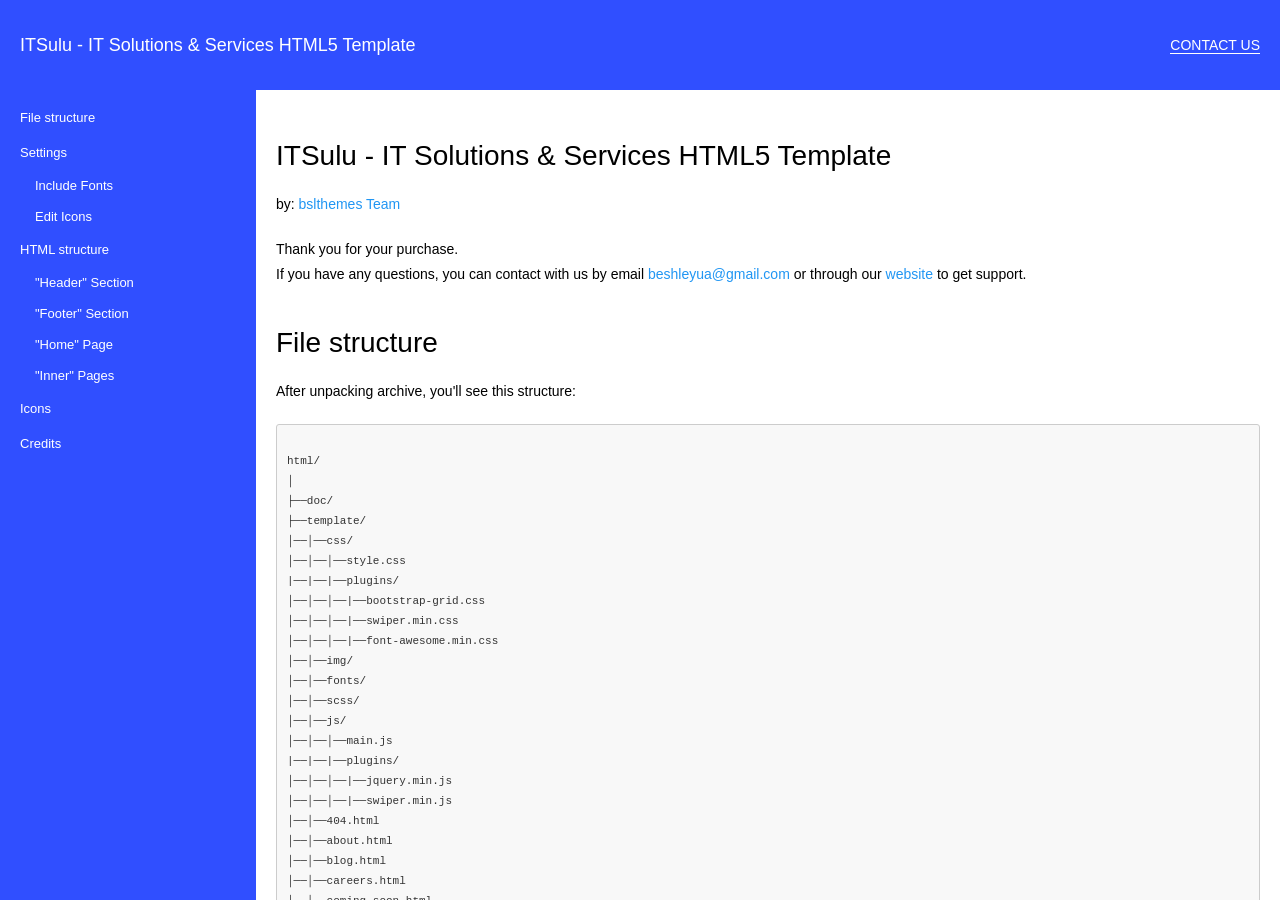
<file: doc/index.html>
<!DOCTYPE html>
<html lang="en">
<head>
	<title>ITSulu - IT Solutions & Services HTML5 Template</title>
	<meta charset="utf-8" />
	<link rel="stylesheet" href="assets/style.css">
	<link rel="stylesheet" href="assets/table.css">
</head>
<body>
	<header class="dt-header dt-header_blue">
		<span class="dt-logo">ITSulu - IT Solutions & Services HTML5 Template</span>
    <span class="dt-contact"><a href="https://bslthemes.com/support" target="_blank">Contact Us</a></span>
	</header>
	<div class="dt-container dt-container_flex">
		<aside class="dt-navbar">
			<nav class="dt-navbar__nav">
				<div class="dt-navbar__section">
					<ul class="dt-navbar__list">
						<li><a href="#files_structure" class="dt-navbar__link">File structure</a></li>
						<li>
							<a href="#settings" class="dt-navbar__link">Settings</a>
							<ul class="dt-navbar__list">
								<li><a href="#include_fonts" class="dt-navbar__link dt-navbar__link_nested">Include Fonts</a></li>
								<li><a href="#include_icons" class="dt-navbar__link dt-navbar__link_nested">Edit Icons</a></li>
							</ul>
						</li>
						<li>
							<a href="#html_structure" class="dt-navbar__link">HTML structure</a>
							<ul class="dt-navbar__list">
								<li><a href="#html_structure_header" class="dt-navbar__link dt-navbar__link_nested">"Header" Section</a></li>
								<li><a href="#html_structure_footer" class="dt-navbar__link dt-navbar__link_nested">"Footer" Section</a></li>
								<li><a href="#html_structure_home" class="dt-navbar__link dt-navbar__link_nested">"Home" Page</a></li>
								<li><a href="#html_structure_inner" class="dt-navbar__link dt-navbar__link_nested">"Inner" Pages</a></li>
							</ul>
						</li>
						<li><a href="#icons" class="dt-navbar__link">Icons</a></li>
						<li><a href="#credits" class="dt-navbar__link">Credits</a></li>
					</ul>
				</div>
			</nav>
		</aside>
		<div class="dt-content dt-content_scroll-bar-yes">
			<div class="dt-section">
				<h2 class="dt-title">ITSulu - IT Solutions & Services HTML5 Template</h2>
				<p>by: <a href="https://bslthemes.com" target="_blank">bslthemes Team</a></p>
				<p>Thank you for your purchase.<br> If you have any questions, you can contact with us by email <a href="mailto:beshleyua@gmail.com">beshleyua@gmail.com</a> or through our <a href="https://bslthemes.com/support" target="_blank">website</a> to get support.</p>
			</div>
			<article id="files_structure" class="dt-section">
				<h2 class="dt-title">File structure</h2>
				<p>After unpacking archive, you'll see this structure:</p>
				<div class="dt-info-block">
					<pre class="code language-html">
						<code>
html/
│
├──doc/
├──template/
│──│──css/
│──│──│──style.css
|──|──|──plugins/
│──│──│──|──bootstrap-grid.css
│──│──│──|──swiper.min.css
│──│──│──|──font-awesome.min.css
│──│──img/
│──│──fonts/
│──│──scss/
│──│──js/
│──│──│──main.js
|──|──|──plugins/
│──│──│──|──jquery.min.js
│──│──│──|──swiper.min.js
│──│──404.html
│──│──about.html
│──│──blog.html
│──│──careers.html
│──│──coming-soon.html
│──│──contact.html
│──│──event.html
│──│──faq.html
│──│──home-1.html
│──│──home-2.html
│──│──portfolio.html
│──│──prices.html
│──│──project.html
│──│──publication.html
│──│──service-1.html
│──│──service-2.html
│──│──service-3.html
│──│──service-4.html
│──│──solution-1.html
│──│──solution-2.html
│──│──solution-3.html
│──│──team-single.html
│──│──team.html
						</code>
					</pre>
				</div>
				<ul class="dt-list dt-list_nested dt-info-block">
					<li>
						<span class="dt-label dt-label_bold">fonts/</span> - webfonts files
					</li>
          <li>
						<span class="dt-label dt-label_bold">css/</span> -  CSS styles for template
            <ul class="dt-list dt-list_nested">
							<li><span class="dt-label dt-label_bold">css/style.css</span> - main CSS styles for template</li>
						</ul>
					</li>
					<li>
						<span class="dt-label dt-label_bold">js/</span> - JS library for template
						<ul class="dt-list dt-list_nested">
							<li><span class="dt-label dt-label_bold">js/main.js</span> - main JS for template</li>
						</ul>
					</li>
          <li>
						<span class="dt-label dt-label_bold">scss/</span> - scss files for template
					</li>
          <li>
						<span class="dt-label dt-label_bold">img/</span> - all images used in template
					</li>
				</ul>
			</article>
			<article id="settings" class="dt-section">
				<h2 class="dt-title">Settings</h2>
			</article>
			<article id="include_fonts" class="dt-section">
				<h2 class="dt-title">Include of fonts</h2>
				<p>To use fonts, you must add @import in '/css/style.css' file:</p>
        <p>
				<pre class="code language-html">
					<code>
@import url("https://fonts.googleapis.com/css2?family=Satisfy&family=Sora:wght@100;200;300;400;500;600;700;800&family=Syne:wght@400;500;600;700;800&display=swap");
					</code>
				</pre>
        </p>
				<p>
					Next step is to replace "font-family: '...';" to your fonts names.
				</p>
			</article>
			<article id="include_icons" class="dt-section">
				<h2 class="dt-title">Edit Icons</h2>
				<p>In this template are defined some of classes for icons, see all icons here - <a href="https://fontawesome.com/icons?d=gallery&s=brands,solid&m=free">https://fontawesome.com/icons?d=gallery&s=brands,solid&m=free</a>, use search and select icons.</p>
				<p>Copy icon class (for example "fas fa-code") and add to tag in html file like this:</p>
				<pre class="code language-html">
					<code>
&lt;i class="fas fa-pencil-ruler"&gt;&lt;/i&gt;
					</code>
				</pre>
			</article>
			<article id="html_structure" class="dt-section">
				<h2 class="dt-title">HTML structure</h2>
				<pre class="code language-html">
					<code>
&lt;!DOCTYPE html&gt;
&lt;html lang="zxx"&gt;

&lt;head&gt;
    &lt;meta charset="UTF-8"&gt;
    &lt;meta name="viewport" content="width=device-width, initial-scale=1.0"&gt;
    &lt;meta http-equiv="X-UA-Compatible" content="ie=edge"&gt;

    &lt;!-- bootstrap grid css --&gt;
    &lt;link rel="stylesheet" href="css/plugins/bootstrap-grid.css"&gt;
    &lt;!-- font awesome css --&gt;
    &lt;link rel="stylesheet" href="css/plugins/font-awesome.min.css"&gt;
    &lt;!-- swiper css --&gt;
    &lt;link rel="stylesheet" href="css/plugins/swiper.min.css"&gt;
    &lt;!-- itsulu css --&gt;
    &lt;link rel="stylesheet" href="css/style.css"&gt;
    &lt;title&gt;ITSulu&lt;/title&gt;
&lt;/head&gt;

&lt;body&gt;

    &lt;!-- wrapper --&gt;
    &lt;div class="mil-wrapper"&gt;
        &lt;!-- top bar --&gt;
        &lt;div class="mil-top-position mil-fixed"&gt;
            ...
        &lt;/div&gt;
        &lt;!-- top bar end --&gt;

        &lt;!-- banner --&gt;
        &lt;div class="mil-banner mil-top-space-0"&gt;
            ...
        &lt;/div&gt;
        &lt;!-- banner end --&gt;

        &lt;!-- partners --&gt;
        &lt;div class="mil-partners mil-p-90-60"&gt;
            ...
        &lt;/div&gt;
        &lt;!-- partners end --&gt;

        &lt;div class="container"&gt;
            &lt;div class="mil-divider"&gt;&lt;/div&gt;
        &lt;/div&gt;

        &lt;!-- services --&gt;
        &lt;section class="mil-services mil-p-120-90"&gt;
            ...
        &lt;/section&gt;
        &lt;!-- services end --&gt;

        &lt;div class="container"&gt;
            &lt;div class="mil-divider"&gt;&lt;/div&gt;
        &lt;/div&gt;

        &lt;!-- portfolio --&gt;
        &lt;section class="mil-works mil-p-120-90"&gt;
            ...
        &lt;/section&gt;
        &lt;!-- portfolio end --&gt;

        &lt;!-- how it works --&gt;
        &lt;section class="mil-how-it-works mil-deep-bg mil-p-120-90"&gt;
            ...
        &lt;/section&gt;
        &lt;!-- how it works end --&gt;

        &lt;!-- skills --&gt;
        &lt;section class="mil-skills mil-p-120-90"&gt;
            ...
        &lt;/section&gt;
        &lt;!-- skills end --&gt;

        &lt;div class="container"&gt;
            &lt;div class="mil-divider"&gt;&lt;/div&gt;
        &lt;/div&gt;

        &lt;!-- blog --&gt;
        &lt;section class="mil-blog mil-p-120-120"&gt;
            ...
        &lt;/section&gt;
        &lt;!-- blog end --&gt;

        &lt;!-- reviews --&gt;
        &lt;section class="mil-reviews mil-deep-bg mil-p-120-120"&gt;
            ...
        &lt;/section&gt;
        &lt;!-- reviews end --&gt;

        &lt;!-- contact --&gt;
        &lt;section class="mil-contact mil-gradient-bg mil-p-120-0"&gt;
            ...
        &lt;/section&gt;
        &lt;!-- contact end --&gt;

        &lt;!-- footer --&gt;
        &lt;footer class="mil-dark-bg"&gt;
            ...
        &lt;/footer&gt;
        &lt;!-- footer end --&gt;

    &lt;/div&gt;
    &lt;!-- wrapper end --&gt;

    &lt;!-- jQuery js --&gt;
    &lt;script src="js/plugins/jquery.min.js"&gt;&lt;/script&gt;
    &lt;!-- swiper js --&gt;
    &lt;script src="js/plugins/swiper.min.js"&gt;&lt;/script&gt;
    &lt;!-- itsulu js --&gt;
    &lt;script src="js/main.js"&gt;&lt;/script&gt;

&lt;/body&gt;

&lt;/html&gt;
            
					</code>
				</pre>
			</article>
			<article id="html_structure_header" class="dt-section">
				<h2 class="dt-title">HTML structure of "Header"</h2>
				<pre class="code language-html">
					<code>
&lt;!-- top bar --&gt;
&lt;div class="mil-top-position mil-fixed"&gt;
    &lt;div class="mil-top-panel mil-top-panel-transparent mil-animated"&gt;
        &lt;!-- mil-top-panel-transparent --&gt;
        &lt;div class="container"&gt;
            &lt;a href="home-1.html" class="mil-logo" style="width: 140px"&gt;&lt;/a&gt;
            &lt;div class="mil-navigation"&gt;
                &lt;nav&gt;
                    &lt;ul&gt;
                        &lt;li class="mil-has-children"&gt;
                            &lt;a href="#."&gt;Enterprise&lt;/a&gt;
                            &lt;ul&gt;
                                &lt;li&gt;&lt;a href="about.html"&gt;About us&lt;/a&gt;&lt;/li&gt;
                                &lt;li&gt;&lt;a href="team.html"&gt;Team&lt;/a&gt;&lt;/li&gt;
                                &lt;li&gt;&lt;a href="team-single.html"&gt;Team Member&lt;/a&gt;&lt;/li&gt;
                                &lt;li&gt;&lt;a href="careers.html"&gt;Careers&lt;/a&gt;&lt;/li&gt;
                                &lt;li&gt;&lt;a href="prices.html"&gt;Prices&lt;/a&gt;&lt;/li&gt;
                                &lt;li&gt;&lt;a href="faq.html"&gt;FAQ&lt;/a&gt;&lt;/li&gt;
                                &lt;li&gt;&lt;a href="event.html"&gt;Event&lt;/a&gt;&lt;/li&gt;
                            &lt;/ul&gt;
                        &lt;/li&gt;
                        &lt;li&gt;&lt;a href="portfolio.html"&gt;Case Studies&lt;/a&gt;&lt;/li&gt;
                        &lt;li class="mil-has-children"&gt;
                            &lt;a href="#."&gt;Services&lt;/a&gt;
                            &lt;ul&gt;
                                &lt;li&gt;&lt;a href="service-1.html"&gt;Service 1&lt;/a&gt;&lt;/li&gt;
                                &lt;li&gt;&lt;a href="service-2.html"&gt;Service 2&lt;/a&gt;&lt;/li&gt;
                                &lt;li&gt;&lt;a href="service-3.html"&gt;Service 3&lt;/a&gt;&lt;/li&gt;
                                &lt;li&gt;&lt;a href="service-4.html"&gt;Service 4&lt;/a&gt;&lt;/li&gt;
                            &lt;/ul&gt;
                        &lt;/li&gt;
                        &lt;li class="mil-has-children"&gt;
                            &lt;a href="#."&gt;Solutions&lt;/a&gt;
                            &lt;ul&gt;
                                &lt;li&gt;&lt;a href="solution-1.html"&gt;Solution 1&lt;/a&gt;&lt;/li&gt;
                                &lt;li&gt;&lt;a href="solution-2.html"&gt;Solution 2&lt;/a&gt;&lt;/li&gt;
                                &lt;li&gt;&lt;a href="solution-3.html"&gt;Solution 3&lt;/a&gt;&lt;/li&gt;
                            &lt;/ul&gt;
                        &lt;/li&gt;
                        &lt;li&gt;&lt;a href="blog.html"&gt;Blog&lt;/a&gt;&lt;/li&gt;
                        &lt;li&gt;&lt;a href="contact.html"&gt;Contact Us&lt;/a&gt;&lt;/li&gt;
                        &lt;li class="mil-has-children"&gt;
                            &lt;a href="#."&gt;Other&lt;/a&gt;
                            &lt;ul&gt;
                                &lt;li&gt;&lt;a href="coming-soon.html"&gt;Coming Soon&lt;/a&gt;&lt;/li&gt;
                                &lt;li&gt;&lt;a href="404.html"&gt;404&lt;/a&gt;&lt;/li&gt;
                            &lt;/ul&gt;
                        &lt;/li&gt;
                    &lt;/ul&gt;
                    &lt;div class="mil-search-icon"&gt;
                        &lt;svg width="21" height="20" viewBox="0 0 21 20" fill="none" xmlns="http://www.w3.org/2000/svg"&gt;
                            &lt;path fill-rule="evenodd" clip-rule="evenodd" d="M20.5848 19.7029C20.3908 19.8999 20.1358 19.997 19.8808 19.997C19.6268 19.997 19.3718 19.8999 19.1778 19.7029L15.5118 16.2199C13.9778 17.2549 12.3798 17.997 9.92584 17.997C4.98484 17.997 0.964844 13.959 0.964844 8.99695C0.964844 4.34995 4.98484 0.199951 9.92584 0.199951C14.8668 0.199951 18.8858 4.34995 18.8858 8.99695C18.8858 11.118 18.1468 13.68 16.9188 14.608L20.5848 18.29C20.9738 18.681 20.9738 19.3129 20.5848 19.7029ZM9.92584 1.99695C6.82984 1.99695 2.95684 5.13695 2.95684 8.99695C2.95684 12.857 6.82984 15.998 9.92584 15.998C11.8398 15.998 13.5758 15.217 14.8368 13.957C14.8408 13.952 14.8418 13.945 14.8468 13.941C14.8518 13.936 14.8578 13.935 14.8628 13.93C16.1168 12.663 16.8948 10.92 16.8948 8.99695C16.8948 5.13695 13.7678 1.99695 9.92584 1.99695Z" /&gt;
                        &lt;/svg&gt;
                    &lt;/div&gt;
                &lt;/nav&gt;

            &lt;/div&gt;
            &lt;!-- mobile menu button --&gt;
            &lt;div class="mil-menu-btn"&gt;
                &lt;span&gt;&lt;/span&gt;
            &lt;/div&gt;
            &lt;!-- mobile menu button end --&gt;
        &lt;/div&gt;
    &lt;/div&gt;
&lt;/div&gt;
&lt;!-- top bar end --&gt;
					</code>
				</pre>
			</article>
			<article id="html_structure_footer" class="dt-section">
				<h2 class="dt-title">HTML structure of "Footer"</h2>
				<pre class="code language-html">
					<code>
&lt;!-- footer --&gt;
&lt;footer class="mil-dark-bg"&gt;
    &lt;img src="img/deco/map.png" alt="background" class="mil-footer-bg"&gt;
    &lt;div class="container"&gt;
        &lt;div class="mil-footer-content mil-p-120-90"&gt;
            &lt;div class="row justify-content-between align-items-center"&gt;
                &lt;div class="col-xl-4 mil-mb-30"&gt;

                    &lt;img src="img/logo/logo-light.png" alt="" class="mil-logo mil-mb-30" style="width: 140px"&gt;

                    &lt;p class="mil-light-soft mil-mb-30"&gt;Lorem ipsum dolor sit amet, consectetuer adipiscing elit, sed diam nonummy nibh euismod tincidunt ut laoreet dolore magna aliquam erat volutpat.&lt;/p&gt;

                    &lt;a href="#." class="mil-app-btn mil-mb-5"&gt;
                        &lt;i class="fab fa-google-play"&gt;&lt;/i&gt;
                        &lt;div class="mil-app-text"&gt;
                            &lt;span class="mil-accent mil-text-sm"&gt;Available on the&lt;/span&gt;
                            &lt;div class="mil-h6"&gt;Google Play&lt;/div&gt;
                        &lt;/div&gt;
                    &lt;/a&gt;

                    &lt;a href="#." class="mil-app-btn"&gt;
                        &lt;i class="fab fa-apple"&gt;&lt;/i&gt;
                        &lt;div class="mil-app-text"&gt;
                            &lt;span class="mil-accent mil-text-sm"&gt;Download on the&lt;/span&gt;
                            &lt;div class="mil-h6"&gt;App Store&lt;/div&gt;
                        &lt;/div&gt;
                    &lt;/a&gt;

                &lt;/div&gt;
                &lt;div class="col-xl-7 mil-mt-60-adapt"&gt;

                    &lt;div class="row"&gt;
                        &lt;div class="col-lg-7 mil-mb-30"&gt;

                            &lt;h3 class="mil-light mil-up-font mil-mb-30"&gt;Join The &lt;span class="mil-accent"&gt;ITSulu&lt;/span&gt; &lt;br&gt;Experience&lt;/h3&gt;
                            &lt;p class="mil-light-soft"&gt;Lorem ipsum dolor sit amet, consectetuer&lt;br&gt; adipiscing elit, sed diam nonummy.&lt;/p&gt;

                        &lt;/div&gt;
                        &lt;div class="col-lg-5 mil-mb-30"&gt;

                            &lt;form&gt;

                                &lt;input class="mil-rounded-input mil-text-center mil-mb-5" type="text" placeholder="Your email address"&gt;
                                &lt;button class="mil-button mil-accent-bg mil-fw"&gt;&lt;span&gt;Subscribe Now&lt;/span&gt;&lt;/button&gt;

                            &lt;/form&gt;

                        &lt;/div&gt;
                    &lt;/div&gt;

                &lt;/div&gt;
            &lt;/div&gt;
        &lt;/div&gt;
        &lt;div class="mil-divider mil-light"&gt;&lt;/div&gt;

        &lt;div class="mil-footer-links"&gt;
            &lt;ul class="mil-social mil-light"&gt;
                &lt;li class="mil-adapt-links"&gt;&lt;a href="#."&gt;Facebook&lt;/a&gt;&lt;a href="#."&gt;FB&lt;/a&gt;&lt;/li&gt;
                &lt;li class="mil-adapt-links"&gt;&lt;a href="#."&gt;Instagram&lt;/a&gt;&lt;a href="#."&gt;IG&lt;/a&gt;&lt;/li&gt;
                &lt;li class="mil-adapt-links"&gt;&lt;a href="#."&gt;LinkedIn&lt;/a&gt;&lt;a href="#."&gt;IN&lt;/a&gt;&lt;/li&gt;
                &lt;li class="mil-adapt-links"&gt;&lt;a href="#."&gt;Twitter&lt;/a&gt;&lt;a href="#."&gt;TW&lt;/a&gt;&lt;/li&gt;
                &lt;li class="mil-adapt-links"&gt;&lt;a href="#."&gt;YouTube&lt;/a&gt;&lt;a href="#."&gt;YT&lt;/a&gt;&lt;/li&gt;
            &lt;/ul&gt;
            &lt;ul class="mil-additional-links mil-light"&gt;
                &lt;li&gt;&lt;a href="#."&gt;Terms & Condition&lt;/a&gt;&lt;/li&gt;
                &lt;li&gt;&lt;a href="#."&gt;Privacy Policy&lt;/a&gt;&lt;/li&gt;
                &lt;li&gt;&lt;a href="#."&gt;Sitemap&lt;/a&gt;&lt;/li&gt;
            &lt;/ul&gt;
        &lt;/div&gt;
    &lt;/div&gt;
    &lt;div class="mil-footer-bottom"&gt;
        &lt;div class="container"&gt;
            &lt;p class="mil-text-sm mil-light"&gt;© ITSulu 2023.&lt;/p&gt;
            &lt;p class="mil-text-sm mil-light"&gt;All Rights Reserved.&lt;/p&gt;
        &lt;/div&gt;
    &lt;/div&gt;
&lt;/footer&gt;
&lt;!-- footer end --&gt;
					</code>
				</pre>
			</article>
			<article id="html_structure_home" class="dt-section">
				<h2 class="dt-title">HTML structure of "Home" pages</h2>
				<pre class="code language-html">
					<code>
&lt;!-- banner --&gt;
&lt;div class="mil-banner mil-top-space-0"&gt;
    ...
&lt;/div&gt;
&lt;!-- banner end --&gt;

&lt;!-- partners --&gt;
&lt;div class="mil-partners mil-p-90-60"&gt;
    ...
&lt;/div&gt;
&lt;!-- partners end --&gt;

&lt;div class="container"&gt;
    &lt;div class="mil-divider"&gt;&lt;/div&gt;
&lt;/div&gt;

&lt;!-- services --&gt;
&lt;section class="mil-services mil-p-120-90"&gt;
    ...
&lt;/section&gt;
&lt;!-- services end --&gt;

&lt;div class="container"&gt;
    &lt;div class="mil-divider"&gt;&lt;/div&gt;
&lt;/div&gt;

&lt;!-- portfolio --&gt;
&lt;section class="mil-works mil-p-120-90"&gt;
    ...
&lt;/section&gt;
&lt;!-- portfolio end --&gt;

&lt;!-- how it works --&gt;
&lt;section class="mil-how-it-works mil-deep-bg mil-p-120-90"&gt;
    ...
&lt;/section&gt;
&lt;!-- how it works end --&gt;

&lt;!-- skills --&gt;
&lt;section class="mil-skills mil-p-120-90"&gt;
    ...
&lt;/section&gt;
&lt;!-- skills end --&gt;

&lt;div class="container"&gt;
    &lt;div class="mil-divider"&gt;&lt;/div&gt;
&lt;/div&gt;

&lt;!-- blog --&gt;
&lt;section class="mil-blog mil-p-120-120"&gt;
    ...
&lt;/section&gt;
&lt;!-- blog end --&gt;

&lt;!-- reviews --&gt;
&lt;section class="mil-reviews mil-deep-bg mil-p-120-120"&gt;
    ...
&lt;/section&gt;
&lt;!-- reviews end --&gt;

&lt;!-- contact --&gt;
&lt;section class="mil-contact mil-gradient-bg mil-p-120-0"&gt;
    ...
&lt;/section&gt;
&lt;!-- contact end --&gt;
					</code>
				</pre>
			</article>
			<article id="html_structure_inner" class="dt-section">
				<h2 class="dt-title">HTML structure of "Inner" pages</h2>
				<pre class="code language-html">
					<code>
&lt;!-- banner --&gt;
&lt;div class="mil-banner-sm mil-deep-bg"&gt;
    ...
&lt;/div&gt;
&lt;!-- banner end --&gt;

&lt;!-- team --&gt;
&lt;section class="mil-team mil-p-120-60"&gt;
    ...
&lt;/section&gt;
&lt;!-- team end --&gt;

&lt;div class="container"&gt;
    &lt;div class="mil-divider"&gt;&lt;/div&gt;
&lt;/div&gt;

&lt;!-- icon boxes --&gt;
&lt;section class="mil-icon-boxes mil-p-120-60"&gt;
    ...
&lt;/section&gt;
&lt;!-- icon boxes end --&gt;

&lt;!-- call to action --&gt;
&lt;section class="call-to-action mil-gradient-bg mil-p-120-0"&gt;
    ...
&lt;/section&gt;
&lt;!-- call to action end --&gt;
					</code>
				</pre>
			</article>
			<article id="icons" class="dt-section">
				<h2 class="dt-title">Icons</h2>
				<p>
					In this template are defined some of classes for icons, you can see all icons here - https://fontawesome.com/icons?d=gallery&s=brands,solid&m=free
				</p>
			</article>
			<article id="credits" class="dt-section">
				<h2 class="dt-title">Sourse & Credits</h2>
				<h3>Scripts</h3>
				<ul class="dt-list dt-list_nested dt-info-block">
					<li>
						<span class="dt-label dt-label_bold">jQuery</span> <a target="_blank" href="https://jquery.com/">https://jquery.com/</a>
					</li>
					<li>
						<span class="dt-label dt-label_bold">Bootstrap</span> <a target="_blank" href="https://getbootstrap.com/">https://getbootstrap.com/</a>
					</li>
          <li>
						<span class="dt-label dt-label_bold">Swiper</span> <a target="_blank" href="https://swiperjs.com/">https://swiperjs.com/</a>
					</li>
				</ul>
				<h3>Fonts</h3>
				<ul class="dt-list dt-list_nested dt-info-block">
					<li>
						<span class="dt-label dt-label_bold">Satisfy</span> by <a target="_blank" href="https://fonts.google.com/specimen/Satisfy">Google Font</a>
					</li>
          <li>
						<span class="dt-label dt-label_bold">Sora</span> by <a target="_blank" href="https://fonts.google.com/specimen/Syne">Google Font</a>
					</li>
          <li>
						<span class="dt-label dt-label_bold">Syne</span> by <a target="_blank" href="https://fonts.google.com/specimen/Syne">Google Font</a>
					</li>
          <li>
						<span class="dt-label dt-label_bold">FontAwesome</span> - <a target="_blank" href="https://fontawesome.com/icons?d=gallery&s=brands,solid&m=free">https://fontawesome.com/</a>
					</li>
          <li>
						<span class="dt-label dt-label_bold">Feather icons</span> - <a target="_blank" href="https://feathericons.com/">https://feathericons.com/</a>
					</li>
          
				</ul>
				<h3>Images</h3>
				<p>Any Images or logos used in previews are not included in this item or final purchase.</p>
				<ul class="dt-list dt-list_nested dt-info-block">
					<li>
						<span class="dt-label dt-label_bold">Pexels</span> - <a target="_blank" href="https://www.pexels.com/">https://www.pexels.com/</a>
          </li>
          <li>
            <span class="dt-label dt-label_bold">Pngwing</span> - <a target="_blank" href="https://www.pngwing.com/">https://www.pngwing.com/</a>
					</li>
				</ul>
			</article>
		</div>
	</div>
<script src="assets/rainbow-custom.min.js"></script>
</body>
</html>
</file>
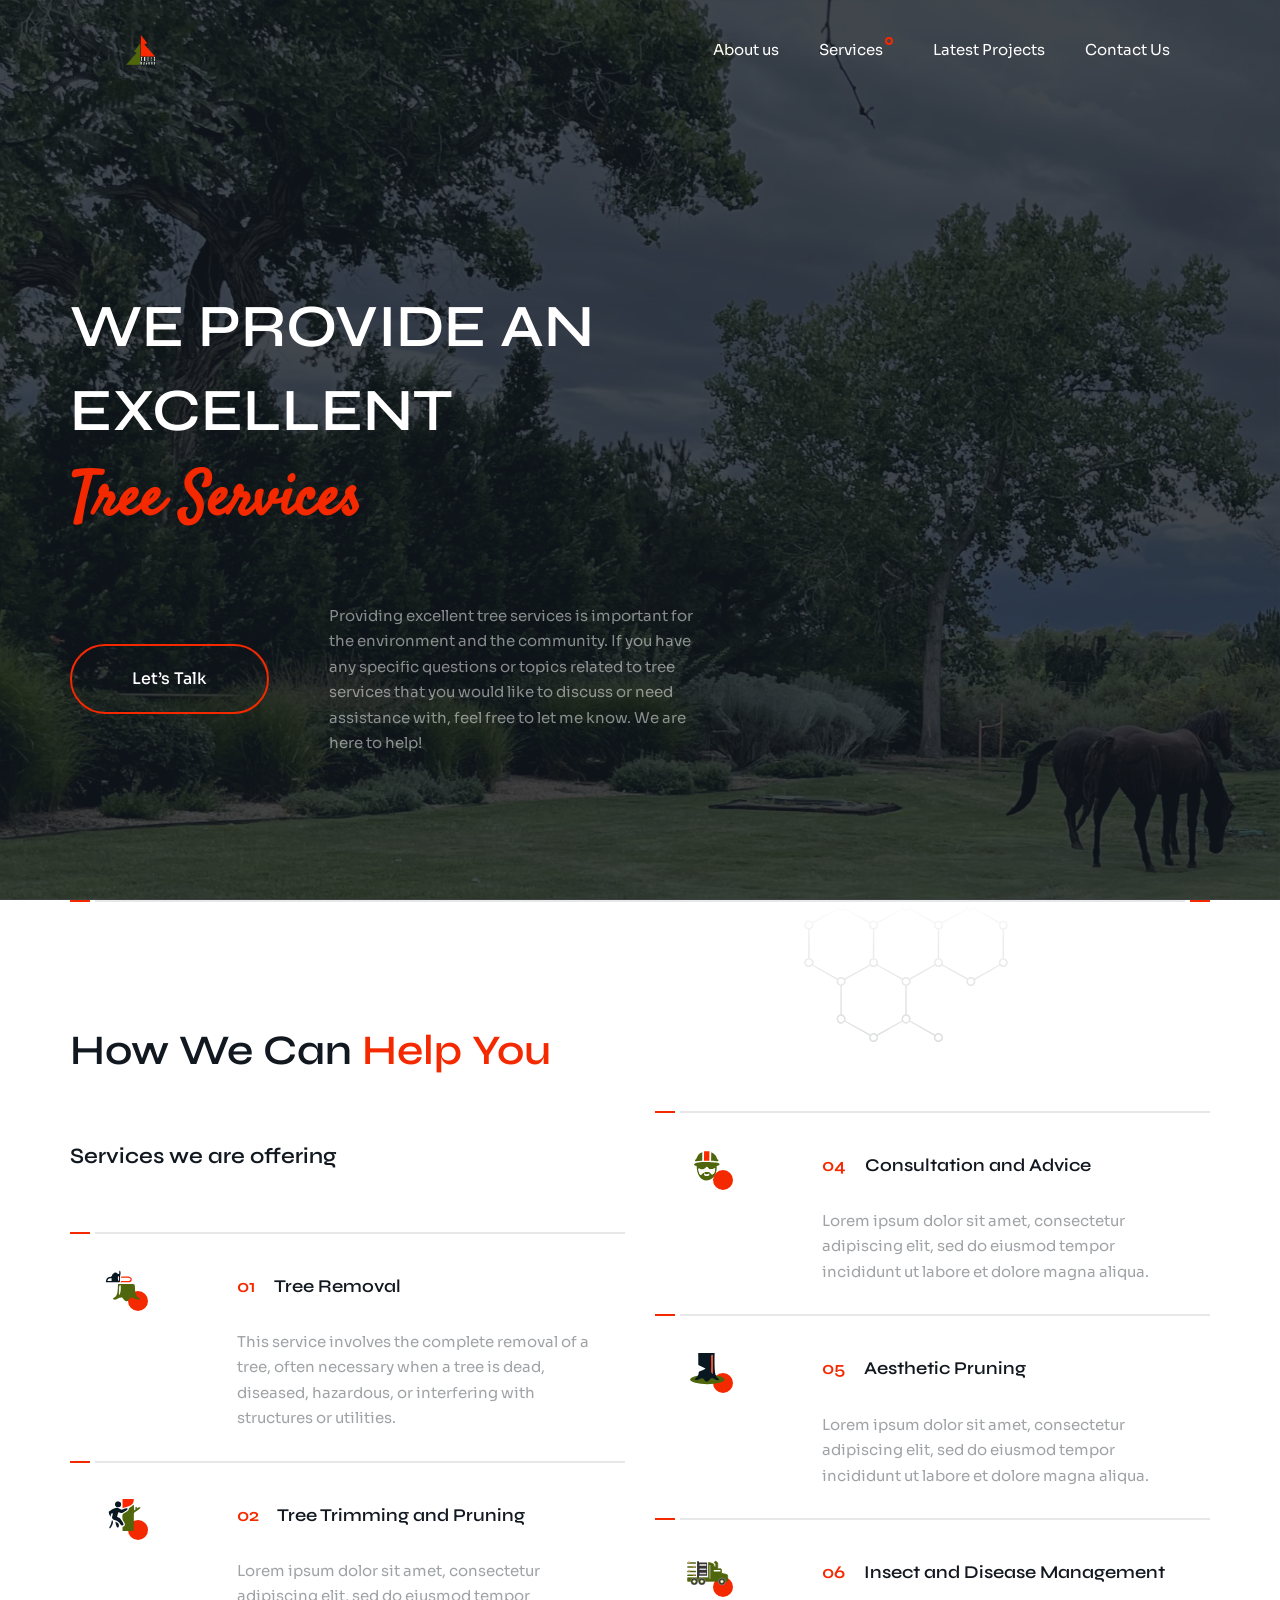
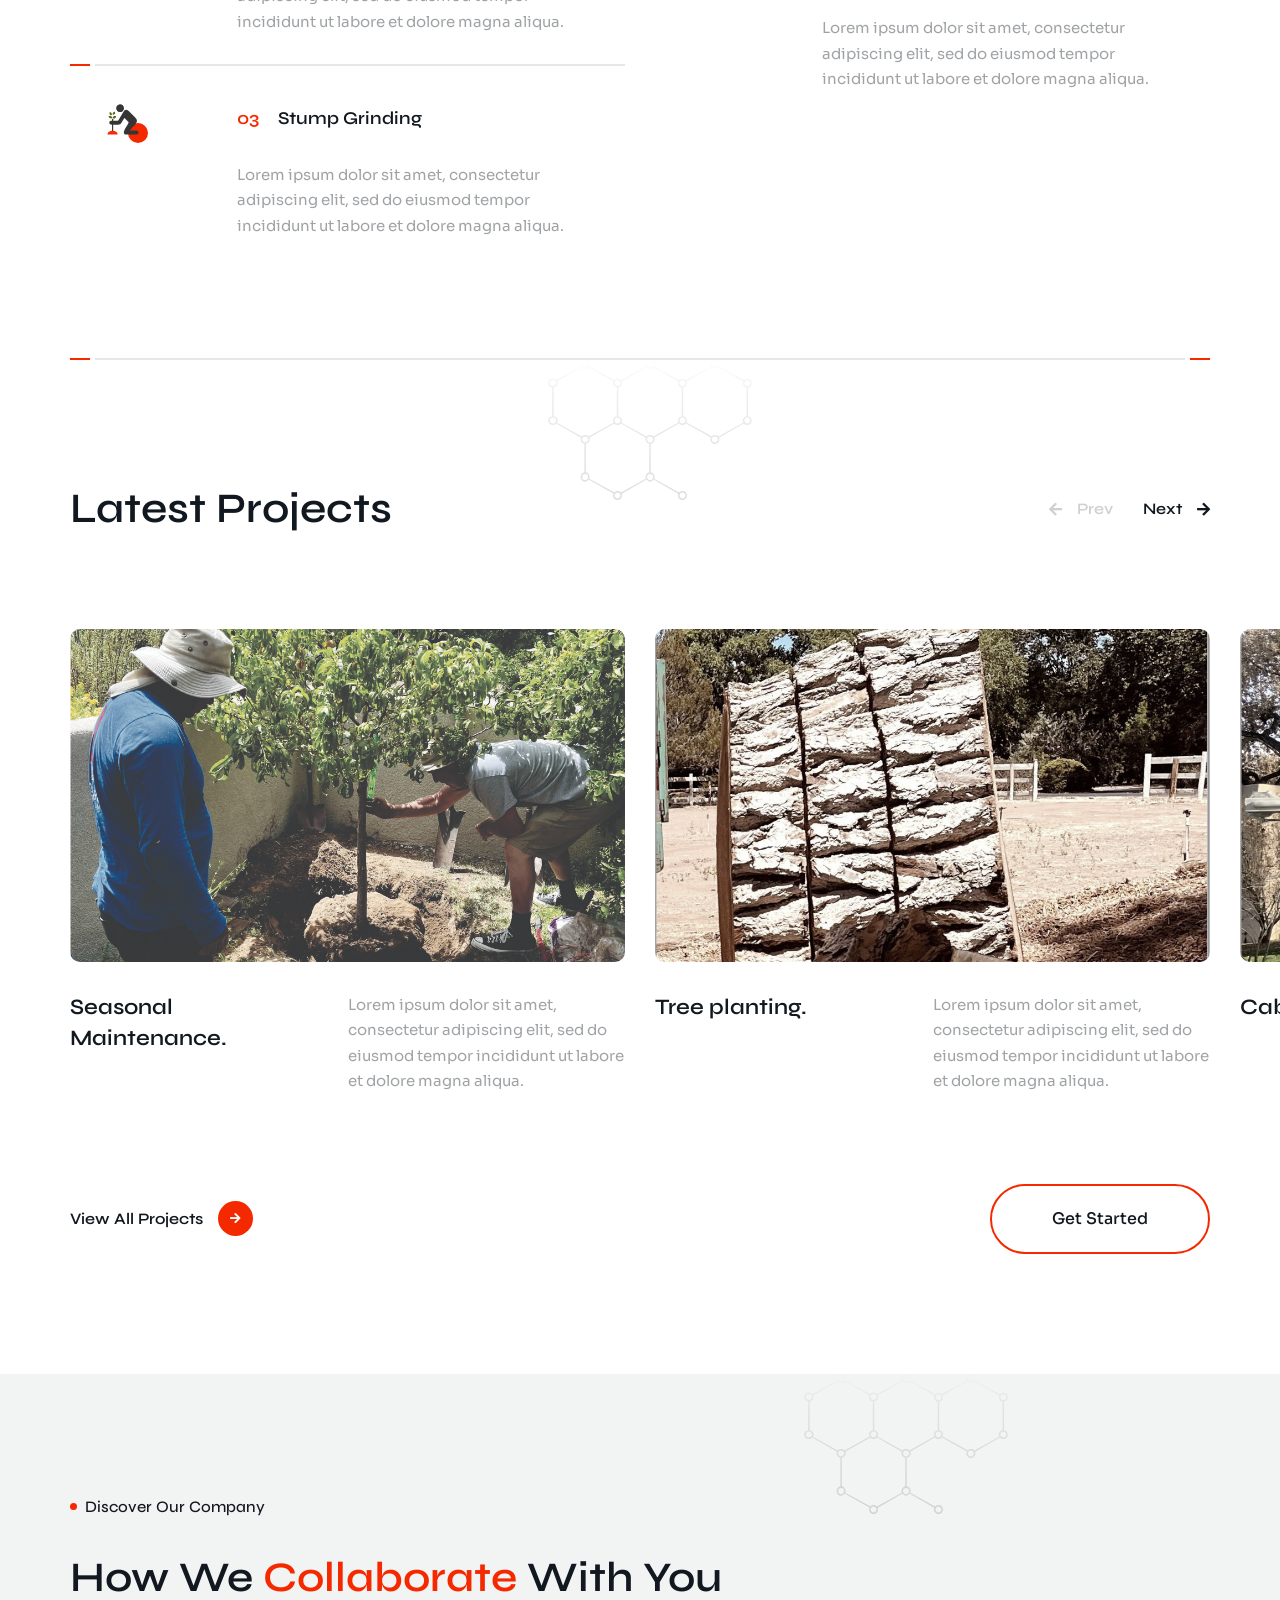
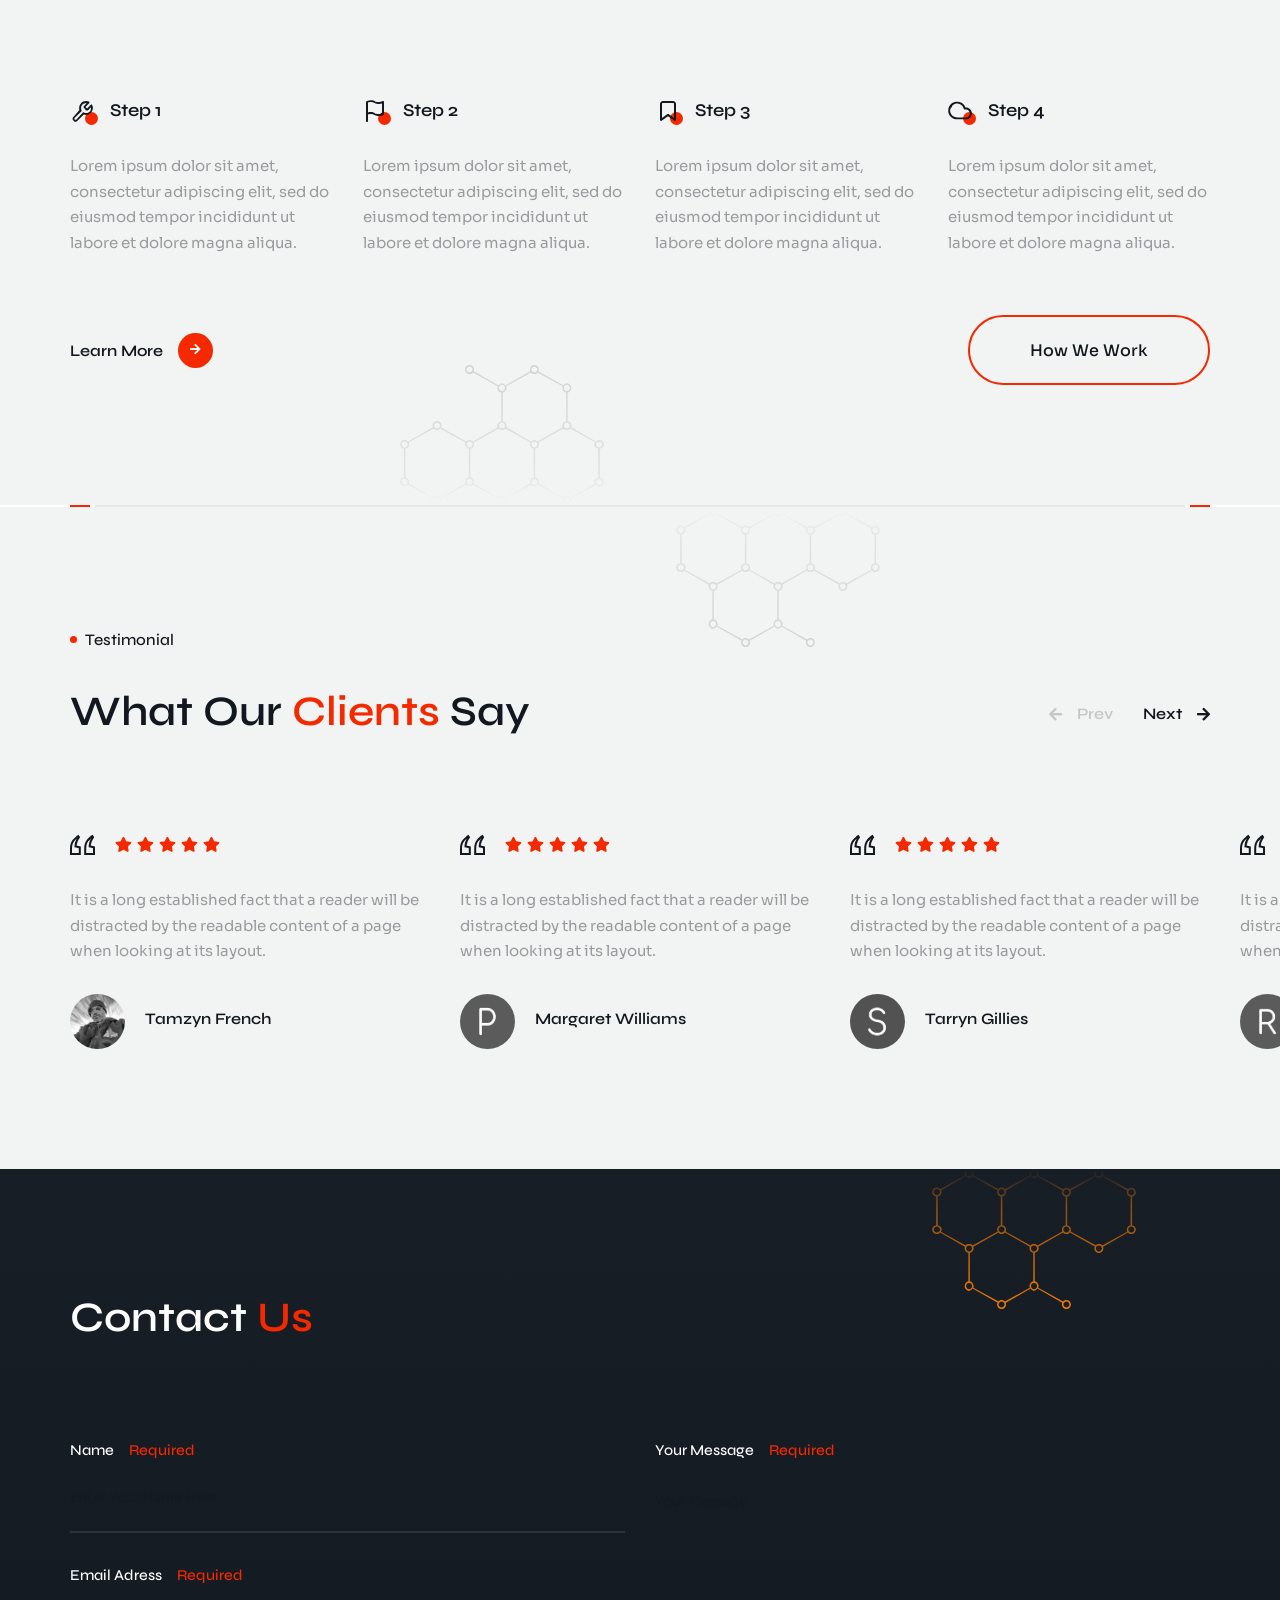
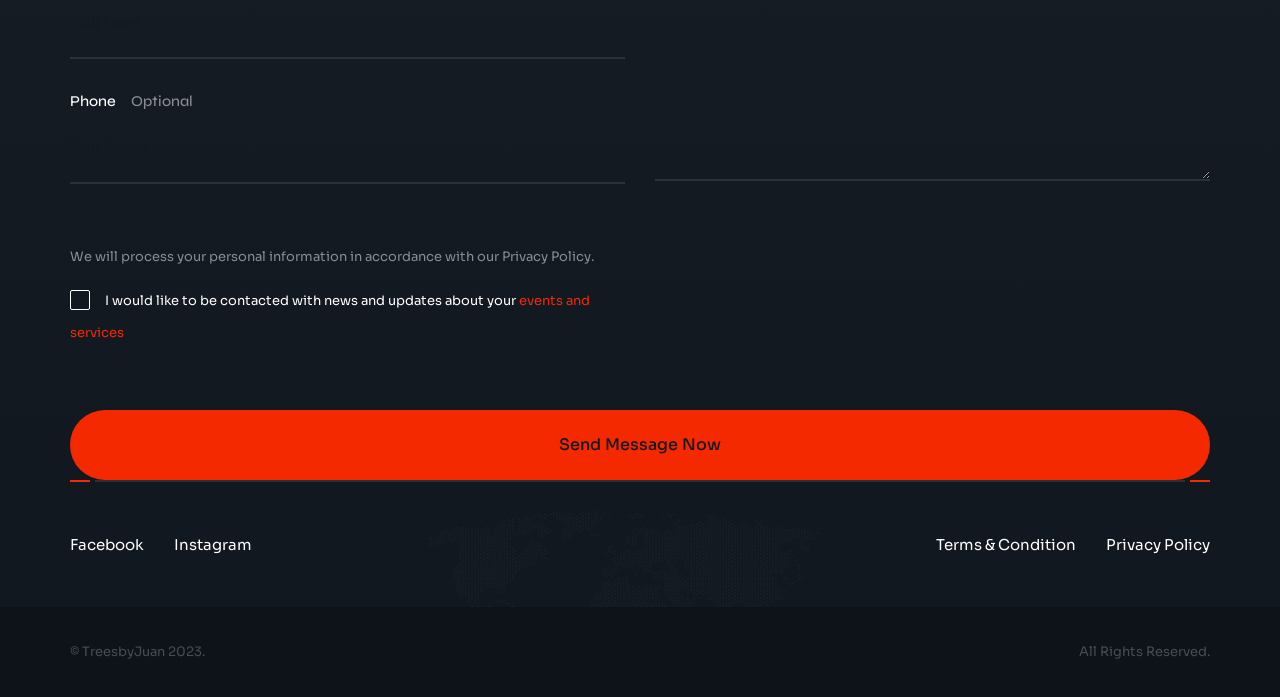
<file: template/index.html>
<!DOCTYPE html>
<html lang="zxx">

<head>
    <meta charset="UTF-8">
    <meta name="viewport" content="width=device-width, initial-scale=1.0">
    <meta http-equiv="X-UA-Compatible" content="ie=edge">

    <!-- bootstrap grid css -->
    <link rel="stylesheet" href="css/plugins/bootstrap-grid.css">
    <!-- font awesome css -->
    <link rel="stylesheet" href="css/plugins/font-awesome.min.css">
    <!-- swiper css -->
    <link rel="stylesheet" href="css/plugins/swiper.min.css">
    <!-- itsulu css -->
    <link rel="stylesheet" href="css/style.css">
    <title>TreesbyJuan</title>
</head>

<body>

    <!-- wrapper -->
    <div class="mil-wrapper">
        <!-- top bar -->
        <div class="mil-top-position mil-fixed">
            <div class="mil-top-panel mil-top-panel-transparent mil-animated">
                <!-- mil-top-panel-transparent -->
                <div class="container">
                    <a href="home-1.html" class="mil-logo" style="width: 140px"></a>
                    <div class="mil-navigation">
                        <nav>
                            <ul>
                              <!--  <li class="mil-has-children"> ---hide---
                                    <a href="#.">Enterprise</a>
                                    <ul>
                                        <li><a href="home-2.html">Home V2</a></li>
                                        <li><a href="about.html">About us</a></li>
                                        <li><a href="team.html">Team</a></li>
                                        <li><a href="team-single.html">Team Member</a></li>
                                        <li><a href="careers.html">Careers</a></li>
                                        <li><a href="prices.html">Prices</a></li>
                                        <li><a href="faq.html">FAQ</a></li>
                                        <li><a href="event.html">Event</a></li>
                                    </ul>
                                </li>--hide-->
                                <li><a href="about.html">About us</a></li>
                                <li class="mil-has-children">
                                    <a href="#.">Services</a>
                                    <ul>
                                        <li><a href="service-1.html">Service 1</a></li>
                                        <li><a href="service-2.html">Service 2</a></li>
                                        <li><a href="service-3.html">Service 3</a></li>
                                        <!-- <li><a href="service-4.html">Service 4</a></li> -->
                                    </ul>
                                </li>
                               <!-- <li class="mil-has-children">
                                    <a href="#.">Solutions</a>
                                    <ul>
                                        <li><a href="solution-1.html">Solution 1</a></li>
                                        <li><a href="solution-2.html">Solution 2</a></li>
                                        <li><a href="solution-3.html">Solution 3</a></li>
                                    </ul>
                                </li> -->
                                <li><a href="portfolio.html">Latest Projects</a></li>
                                <li><a href="contact.html">Contact Us</a></li>
                                <!-- <li class="mil-has-children">
                                    <a href="#.">Other</a>
                                    <ul>
                                        <li><a href="coming-soon.html">Coming Soon</a></li>
                                        <li><a href="404.html">404</a></li>
                                    </ul>
                                </li> -->
                            </ul>
                            <!-- <div class="mil-search-icon">
                                <svg width="21" height="20" viewBox="0 0 21 20" fill="none" xmlns="http://www.w3.org/2000/svg">
                                    <path fill-rule="evenodd" clip-rule="evenodd" d="M20.5848 19.7029C20.3908 19.8999 20.1358 19.997 19.8808 19.997C19.6268 19.997 19.3718 19.8999 19.1778 19.7029L15.5118 16.2199C13.9778 17.2549 12.3798 17.997 9.92584 17.997C4.98484 17.997 0.964844 13.959 0.964844 8.99695C0.964844 4.34995 4.98484 0.199951 9.92584 0.199951C14.8668 0.199951 18.8858 4.34995 18.8858 8.99695C18.8858 11.118 18.1468 13.68 16.9188 14.608L20.5848 18.29C20.9738 18.681 20.9738 19.3129 20.5848 19.7029ZM9.92584 1.99695C6.82984 1.99695 2.95684 5.13695 2.95684 8.99695C2.95684 12.857 6.82984 15.998 9.92584 15.998C11.8398 15.998 13.5758 15.217 14.8368 13.957C14.8408 13.952 14.8418 13.945 14.8468 13.941C14.8518 13.936 14.8578 13.935 14.8628 13.93C16.1168 12.663 16.8948 10.92 16.8948 8.99695C16.8948 5.13695 13.7678 1.99695 9.92584 1.99695Z" />
                                </svg>
                            </div> -->
                        </nav>

                    </div>
                    <!-- mobile menu button -->
                    <div class="mil-menu-btn">
                        <span></span>
                    </div>
                    <!-- mobile menu button end -->
                </div>
            </div>
        </div>
        <!-- top bar end -->

        <!-- banner -->
        <div class="mil-banner mil-top-space-0">
            <div class="swiper-container mil-banner-slideshow">
                <div class="swiper-wrapper">
                    <div class="swiper-slide">
                        <img src="img/photo/1.jpg" class="mil-background-image" style="object-position: center" data-swiper-parallax="-100" data-swiper-parallax-scale="1.1" alt="image">
                    </div>
                    <div class="swiper-slide">
                        <img src="img/photo/2.jpg" class="mil-background-image" style="object-position: center" data-swiper-parallax="-100" data-swiper-parallax-scale="1.1" alt="image">
                    </div>
                    <div class="swiper-slide">
                        <img src="img/photo/3.jpg" class="mil-background-image" style="object-position: center" data-swiper-parallax="-100" data-swiper-parallax-scale="1.1" alt="image">
                    </div>
                </div>
            </div>
            <div class="mil-overlay"></div>

            <div class="mil-banner-content">
                <div class="container">
                    <div class="row align-items-center">
                        <div class="col-xl-8">
                            <!-- <span class="mil-suptitle mil-mb-60"><span class="mil-light">The Next</span> <span class="mil-accent">Gen</span></span> -->
                            <h1 class="mil-mb-60"><span class="mil-uppercase mil-light">We Provide an excellent <br></span> <span class="mil-font-3 mil-accent">Tree Services</span></h1>
                            <div class="mil-flex-hori-center">
                                <div>
                                    <a href="contact.html" class="mil-button mil-border mil-light"><span>Let’s Talk</span></a>
                                </div>
                                <p class="mil-button-descr mil-light-soft">Providing excellent tree services is important for the environment and the community. If you have any specific questions or topics related to tree services that you would like to discuss or need assistance with, feel free to let me know. We are here to help!</p>
                            </div>
                        </div>
                        <!-- <div class="col-xl-4">
                            <div class="mil-illustration-1">
                                <div class="mil-item mil-item-1">
                                    <div class="mil-plus">
                                        <div class="mil-hover-window">
                                            <div class="mil-window-content">
                                                <h5 class="mil-dark mil-mb-15">Experts</h5>
                                                <div class="mil-divider mil-divider-left mil-mb-15"></div>
                                                <p class="mil-text-sm">And here's some amazing content. It's very engaging. Right?</p>
                                            </div>
                                        </div>
                                        <div class="mil-item-hover">
                                            <div class="mil-plus-icon">+</div>
                                            <h6 class="mil-light">Dedicated Team</h6>
                                        </div>
                                    </div>
                                </div>
                                <div class="mil-item mil-item-2">
                                    <div class="mil-plus">
                                        <div class="mil-hover-window">
                                            <div class="mil-window-content">
                                                <h5 class="mil-dark mil-mb-15">Experts</h5>
                                                <div class="mil-divider mil-divider-left mil-mb-15"></div>
                                                <p class="mil-text-sm">And here's some amazing content. It's very engaging. Right?</p>
                                            </div>
                                        </div>
                                        <div class="mil-item-hover">
                                            <div class="mil-plus-icon">+</div>
                                            <h6 class="mil-light">Developers</h6>
                                        </div>
                                    </div>
                                </div>
                                <div class="mil-item mil-item-3">
                                    <div class="mil-plus">
                                        <div class="mil-hover-window">
                                            <div class="mil-window-content">
                                                <h5 class="mil-dark mil-mb-15">Experts</h5>
                                                <div class="mil-divider mil-divider-left mil-mb-15"></div>
                                                <p class="mil-text-sm">And here's some amazing content. It's very engaging. Right?</p>
                                            </div>
                                        </div>
                                        <div class="mil-item-hover">
                                            <div class="mil-plus-icon">+</div>
                                            <h6 class="mil-light">Designers</h6>
                                        </div>
                                    </div>
                                </div>
                            </div>
                        </div> -->
                    </div>
                </div>
            </div>
        </div>
        <!-- banner end -->

        <!-- partners -->
        <!-- <div class="mil-partners mil-p-90-60">
            <div class="container">
                <div class="mil-partners-frame">
                    <a href="#."><img src="img/partners/1.png" alt="partner"></a>
                    <a href="#."><img src="img/partners/2.png" alt="partner"></a>
                    <a href="#."><img src="img/partners/3.png" alt="partner"></a>
                    <a href="#."><img src="img/partners/4.png" alt="partner"></a>
                    <a href="#."><img src="img/partners/5.png" alt="partner"></a>
                    <a href="#."><img src="img/partners/6.png" alt="partner"></a>
                </div>
            </div>
        </div> -->
        <!-- partners end -->

        <div class="container">
            <div class="mil-divider"></div>
        </div>

        <!-- services -->
        <section class="mil-services mil-p-120-90">
            <div class="mil-deco" style="top: 0; right: 20%;"></div>
            <div class="container">
                <h2 class="mil-mb-30">How We Can <span class="mil-accent">Help You</span></h2>
                <div class="row">
                    <div class="col-lg-6 col-xl-6">
                        <h4 class="mil-mb-60 mil-mt-30">Services we are offering</h4>
                        <div class="mil-divider mil-divider-left"></div>
                        <div class="mil-service-item">
                            <div class="mil-service-icon">
                                <div class="mil-icon-frame mil-icon-frame-md">
                                    <img src="img/icons/md/1.svg" alt="icon">
                                </div>
                            </div>
                            <div class="mil-service-text">
                                <h5 class="mil-mb-30"><span class="mil-accent">01</span> Tree Removal</h5>
                                <p>This service involves the complete removal of a tree, often necessary when a tree is dead, diseased, hazardous, or interfering with structures or utilities.</p>
                            </div>
                        </div>
                        <div class="mil-divider mil-divider-left"></div>
                        <div class="mil-service-item">
                            <div class="mil-service-icon">
                                <div class="mil-icon-frame mil-icon-frame-md">
                                    <img src="img/icons/md/2.svg" alt="icon">
                                </div>
                            </div>
                            <div class="mil-service-text">
                                <h5 class="mil-mb-30"><span class="mil-accent">02</span> Tree Trimming and Pruning</h5>
                                <p>Lorem ipsum dolor sit amet, consectetur adipiscing elit, sed do eiusmod tempor incididunt ut labore et dolore magna aliqua.</p>
                            </div>
                        </div>
                        <div class="mil-divider mil-divider-left"></div>
                        <div class="mil-service-item">
                            <div class="mil-service-icon">
                                <div class="mil-icon-frame mil-icon-frame-md">
                                    <img src="img/icons/md/3.svg" alt="icon">
                                </div>
                            </div>
                            <div class="mil-service-text">
                                <h5 class="mil-mb-30"><span class="mil-accent">03</span> Stump Grinding</h5>
                                <p>Lorem ipsum dolor sit amet, consectetur adipiscing elit, sed do eiusmod tempor incididunt ut labore et dolore magna aliqua.</p>
                            </div>
                        </div>
                    </div>
                    <div class="col-lg-6 col-xl-6">
                        <!-- <h4 class="mil-mb-60 mil-mt-30">IT Solutions</h4> -->
                        <div class="mil-divider mil-divider-left"></div>
                        <div class="mil-service-item">
                            <div class="mil-service-icon">
                                <div class="mil-icon-frame mil-icon-frame-md">
                                    <img src="img/icons/md/4.svg" alt="icon">
                                </div>
                            </div>
                            <div class="mil-service-text">
                                <h5 class="mil-mb-30"><span class="mil-accent">04</span> Consultation and Advice</h5>
                                <p>Lorem ipsum dolor sit amet, consectetur adipiscing elit, sed do eiusmod tempor incididunt ut labore et dolore magna aliqua.</p>
                            </div>
                        </div>
                        <div class="mil-divider mil-divider-left"></div>
                        <div class="mil-service-item">
                            <div class="mil-service-icon">
                                <div class="mil-icon-frame mil-icon-frame-md">
                                    <img src="img/icons/md/5.svg" alt="icon">
                                </div>
                            </div>
                            <div class="mil-service-text">
                                <h5 class="mil-mb-30"><span class="mil-accent">05</span>  Aesthetic Pruning</h5>
                                <p>Lorem ipsum dolor sit amet, consectetur adipiscing elit, sed do eiusmod tempor incididunt ut labore et dolore magna aliqua.</p>
                            </div>
                        </div>
                        <div class="mil-divider mil-divider-left"></div>
                        <div class="mil-service-item">
                            <div class="mil-service-icon">
                                <div class="mil-icon-frame mil-icon-frame-md">
                                    <img src="img/icons/md/6.svg" alt="icon">
                                </div>
                            </div>
                            <div class="mil-service-text">
                                <h5 class="mil-mb-30"><span class="mil-accent">06</span>  Insect and Disease Management</h5>
                                <p>Lorem ipsum dolor sit amet, consectetur adipiscing elit, sed do eiusmod tempor incididunt ut labore et dolore magna aliqua.</p>
                            </div>
                        </div>
                    </div>
                </div>
            </div>
        </section>
        <!-- services end -->

        <div class="container">
            <div class="mil-divider"></div>
        </div>

        <!-- portfolio -->
        <section class="mil-works mil-p-120-90">
            <div class="mil-deco" style="top: 0; right: 40%;"></div>
            <div class="container">
                <div class="row align-items-center mil-mb-60-adapt">
                    <div class="col-md-6 col-xl-6">

                        <h2 class="mil-mb-30">Latest Projects</h2>

                    </div>
                    <div class="col-md-6 col-xl-6">

                        <div class="mil-adaptive-right">
                            <div class="mil-slider-nav mil-mb-30">
                                <div class="mil-slider-btn-prev mil-works-prev"><i class="fas fa-arrow-left"></i><span class="mil-h6">Prev</span></div>
                                <div class="mil-slider-btn-next mil-works-next"><span class="mil-h6">Next</span><i class="fas fa-arrow-right"></i></div>
                            </div>
                        </div>

                    </div>
                </div>

                <div class="swiper-container mil-works-slider mil-mb-90">
                    <div class="swiper-wrapper">
                        <div class="swiper-slide">

                            <a href="project.html" class="mil-card">
                                <div class="mil-cover-frame">
                                    <img src="img/projects/1.jpg" alt="project">
                                </div>
                                <div class="mil-description">
                                    <div class="mil-card-title">
                                        <h4 class="mil-mb-20">Seasonal Maintenance.</h4>
                                        <!-- <h6>by: <span class="mil-accent">Jane Meldrum</span></h6> -->
                                    </div>
                                    <div class="mil-card-text">
                                        <p>Lorem ipsum dolor sit amet, consectetur adipiscing elit, sed do eiusmod tempor incididunt ut labore et dolore magna aliqua.</p>
                                    </div>
                                </div>
                            </a>

                        </div>
                        <div class="swiper-slide">

                            <a href="project.html" class="mil-card">
                                <div class="mil-cover-frame">
                                    <img src="img/projects/2.jpg" alt="project">
                                </div>
                                <div class="mil-description">
                                    <div class="mil-card-title">
                                        <h4 class="mil-mb-20">Tree planting.</h4>
                                        <!-- <h6>by: <span class="mil-accent">Nguta Ithya</span></h6> -->
                                    </div>
                                    <div class="mil-card-text">
                                        <p>Lorem ipsum dolor sit amet, consectetur adipiscing elit, sed do eiusmod tempor incididunt ut labore et dolore magna aliqua.</p>
                                    </div>
                                </div>
                            </a>

                        </div>
                        <div class="swiper-slide">

                            <a href="project.html" class="mil-card">
                                <div class="mil-cover-frame">
                                    <img src="img/projects/3.jpg" alt="project">
                                </div>
                                <div class="mil-description">
                                    <div class="mil-card-title">
                                        <h4 class="mil-mb-20">Cabling and bracing.</h4>
                                        <!-- <h6>by: <span class="mil-accent">Roy Bricks</span></h6> -->
                                    </div>
                                    <div class="mil-card-text">
                                        <p>Lorem ipsum dolor sit amet, consectetur adipiscing elit, sed do eiusmod tempor incididunt ut labore et dolore magna aliqua.</p>
                                    </div>
                                </div>
                            </a>

                        </div>
                        <div class="swiper-slide">

                            <a href="project.html" class="mil-card">
                                <div class="mil-cover-frame">
                                    <img src="img/projects/4.jpg" alt="project">
                                </div>
                                <div class="mil-description">
                                    <div class="mil-card-title">
                                        <h4 class="mil-mb-20">Emergency Tree Service.</h4>
                                        <!-- <h6>by: <span class="mil-accent">Nguta Ithya</span></h6> -->
                                    </div>
                                    <div class="mil-card-text">
                                        <p>Lorem ipsum dolor sit amet, consectetur adipiscing elit, sed do eiusmod tempor incididunt ut labore et dolore magna aliqua.</p>
                                    </div>
                                </div>
                            </a>

                        </div>
                    </div>
                </div>
                <div class="row align-items-center">
                    <div class="col-md-6 col-xl-6">

                        <a href="portfolio.html" class="mil-link mil-mb-30"><span>View All Projects</span><i class="fas fa-arrow-right"></i></a>

                    </div>
                    <div class="col-md-6 col-xl-6">

                        <div class="mil-adaptive-right">
                            <a href="contact.html" class="mil-button mil-border mil-mb-30"><span>Get Started</span></a>
                        </div>

                    </div>
                </div>
            </div>
        </section>
        <!-- portfolio end -->

        <!-- how it works -->
        <section class="mil-how-it-works mil-deep-bg mil-p-120-90">
            <div class="mil-deco" style="top: 0; right: 20%;"></div>
            <div class="mil-deco" style="bottom: 0; left: 30%; transform: rotate(180deg)"></div>
            <div class="container">
                <span class="mil-suptitle mil-suptitle-2 mil-mb-30">Discover Our Company</span>
                <h2 class="mil-mb-90">How We <span class="mil-accent">Collaborate</span> With You</h2>
                <div class="row">
                    <div class="col-md-6 col-xl-3">

                        <div class="mil-mb-60">
                            <div class="mil-icon-box-head mil-mb-30">
                                <div class="mil-icon-frame mil-icon-frame-sm">
                                    <img src="img/icons/sm/1.svg" alt="icon">
                                </div>
                                <h5>Step 1</h5>
                            </div>
                            <p>Lorem ipsum dolor sit amet, consectetur adipiscing elit, sed do eiusmod tempor incididunt ut labore et dolore magna aliqua.</p>
                        </div>

                    </div>
                    <div class="col-md-6 col-xl-3">

                        <div class="mil-mb-60">
                            <div class="mil-icon-box-head mil-mb-30">
                                <div class="mil-icon-frame mil-icon-frame-sm">
                                    <img src="img/icons/sm/2.svg" alt="icon">
                                </div>
                                <h5>Step 2</h5>
                            </div>
                            <p>Lorem ipsum dolor sit amet, consectetur adipiscing elit, sed do eiusmod tempor incididunt ut labore et dolore magna aliqua.</p>
                        </div>

                    </div>
                    <div class="col-md-6 col-xl-3">

                        <div class="mil-mb-60">
                            <div class="mil-icon-box-head mil-mb-30">
                                <div class="mil-icon-frame mil-icon-frame-sm">
                                    <img src="img/icons/sm/3.svg" alt="icon">
                                </div>
                                <h5>Step 3</h5>
                            </div>
                            <p>Lorem ipsum dolor sit amet, consectetur adipiscing elit, sed do eiusmod tempor incididunt ut labore et dolore magna aliqua.</p>
                        </div>

                    </div>
                    <div class="col-md-6 col-xl-3">

                        <div class="mil-mb-60">
                            <div class="mil-icon-box-head mil-mb-30">
                                <div class="mil-icon-frame mil-icon-frame-sm">
                                    <img src="img/icons/sm/4.svg" alt="icon">
                                </div>
                                <h5>Step 4</h5>
                            </div>
                            <p>Lorem ipsum dolor sit amet, consectetur adipiscing elit, sed do eiusmod tempor incididunt ut labore et dolore magna aliqua.</p>
                        </div>

                    </div>
                </div>
                <div class="row align-items-center">
                    <div class="col-md-6 col-xl-6">

                        <a href="#." class="mil-link mil-mb-30"><span>Learn More</span><i class="fas fa-arrow-right"></i></a>

                    </div>
                    <div class="col-md-6 col-xl-6">

                        <div class="mil-adaptive-right">
                            <a href="#." class="mil-button mil-border mil-mb-30"><span>How We Work</span></a>
                        </div>

                    </div>
                </div>
            </div>
        </section>
        <!-- how it works end -->

        <!-- skills -->
        <!-- <section class="mil-skills mil-p-120-90">
            <div class="container">
                <div class="row align-items-end mil-mb-90">
                    <div class="col-xl-6">

                        <span class="mil-suptitle mil-suptitle-2 mil-mb-30">Our Skill</span>
                        <h2>Business <span class="mil-accent">Success</span> With <br>Technology</h2>

                    </div>
                    <div class="col-xl-6">

                        <p class="mil-mt-60-adapt">It is a long established fact that a reader will be distracted by the readable content of a page when looking at its layout. The point of using Lorem Ipsum is that it has a more-or-less normal distribution of letters, as opposed to using content here.</p>

                    </div>
                </div>

                <div class="row align-items-center">
                    <div class="col-md-6 col-xl-3">

                        <h6 class="mil-mb-30">Software Development</h6>

                        <div class="mil-skill-frame mil-mb-60">
                            <div class="mil-skill-track">
                                <div class="mil-skill-prog" style="width: 65%"></div>
                            </div>
                            <div class="mil-text-sm">65%</div>
                        </div>

                    </div>
                    <div class="col-md-6 col-xl-3">

                        <h6 class="mil-mb-30">Web Development</h6>

                        <div class="mil-skill-frame mil-mb-60">
                            <div class="mil-skill-track">
                                <div class="mil-skill-prog" style="width: 90%"></div>
                            </div>
                            <div class="mil-text-sm">90%</div>
                        </div>

                    </div>
                    <div class="col-md-6 col-xl-3">

                        <h6 class="mil-mb-30">UX / UI Design</h6>

                        <div class="mil-skill-frame mil-mb-60">
                            <div class="mil-skill-track">
                                <div class="mil-skill-prog" style="width: 50%"></div>
                            </div>
                            <div class="mil-text-sm">50%</div>
                        </div>

                    </div>
                    <div class="col-md-6 col-xl-3">

                        <h6 class="mil-mb-30">App Development</h6>

                        <div class="mil-skill-frame mil-mb-60">
                            <div class="mil-skill-track">
                                <div class="mil-skill-prog" style="width: 95%"></div>
                            </div>
                            <div class="mil-text-sm">95%</div>
                        </div>

                    </div>
                    <div class="col-md-6 col-xl-3">

                        <h6 class="mil-mb-30">Internet of Things</h6>

                        <div class="mil-skill-frame mil-mb-60">
                            <div class="mil-skill-track">
                                <div class="mil-skill-prog" style="width: 60%"></div>
                            </div>
                            <div class="mil-text-sm">60%</div>
                        </div>

                    </div>
                    <div class="col-md-6 col-xl-3">

                        <h6 class="mil-mb-30">Artificial Intelligence</h6>

                        <div class="mil-skill-frame mil-mb-60">
                            <div class="mil-skill-track">
                                <div class="mil-skill-prog" style="width: 90%"></div>
                            </div>
                            <div class="mil-text-sm">90%</div>
                        </div>

                    </div>
                    <div class="col-md-6 col-xl-3">

                        <h6 class="mil-mb-30">Blockchain</h6>

                        <div class="mil-skill-frame mil-mb-60">
                            <div class="mil-skill-track">
                                <div class="mil-skill-prog" style="width: 80%"></div>
                            </div>
                            <div class="mil-text-sm">80%</div>
                        </div>

                    </div>
                    <div class="col-md-6 col-xl-3 mil-text-center">

                        <a href="#." class="mil-link mil-mb-30"><span>More</span><i class="fas fa-arrow-right"></i></a>

                    </div>
                </div>
            </div>
        </section> -->
        <!-- skills end -->

        <div class="container">
            <div class="mil-divider"></div>
        </div>

        <!-- blog -->
        <!-- <section class="mil-blog mil-p-120-120">
            <div class="mil-deco" style="top: 0; right: 30%;"></div>
            <div class="container">
                <div class="row align-items-center mil-mb-90">
                    <div class="col-md-6 col-xl-6">


                        <span class="mil-suptitle mil-suptitle-2 mil-mb-30">Our Latest News</span>
                        <h2>Latest Thinking</h2>

                    </div>
                    <div class="col-md-6 col-xl-6">

                        <div class="mil-adaptive-right mil-mt-60-adapt">
                            <div class="mil-slider-nav">
                                <div class="mil-slider-btn-prev mil-blog-prev"><i class="fas fa-arrow-left"></i><span class="mil-h6">Prev</span></div>
                                <div class="mil-slider-btn-next mil-blog-next"><span class="mil-h6">Next</span><i class="fas fa-arrow-right"></i></div>
                            </div>
                        </div>

                    </div>
                </div>
                <div class="swiper-container mil-blog-slider mil-mb-90">
                    <div class="swiper-wrapper">
                        <div class="swiper-slide mil-slide-50">

                            <a href="publication.html" class="mil-card">
                                <div class="mil-cover-frame">
                                    <img src="img/blog/1.jpg" alt="project">
                                </div>
                                <div class="mil-description">
                                    <div class="mil-card-title">
                                        <h4 class="mil-mb-20">Easy & Most Powerful Server Platform.</h4>
                                        <h6>by: <span class="mil-accent">Jane Meldrum</span></h6>
                                    </div>
                                    <div class="mil-card-text">
                                        <p>Lorem ipsum dolor sit amet, consectetur adipiscing elit, sed do eiusmod tempor incididunt ut labore et dolore magna aliqua.</p>
                                    </div>
                                </div>
                            </a>

                        </div>
                        <div class="swiper-slide mil-slide-25">

                            <a href="publication.html" class="mil-card mil-card-sm mil-reverse-sm">
                                <div class="mil-description">
                                    <div class="mil-card-title">
                                        <h4 class="mil-mb-20">Easy & Most Powerful Server Platform.</h4>
                                        <h6>by: <span class="mil-accent">Jane Meldrum</span></h6>
                                    </div>
                                    <div class="mil-card-text">
                                        <p>Lorem ipsum dolor sit amet, consectetur adipiscing elit, sed do eiusmod tempor incididunt ut labore et dolore magna aliqua.</p>
                                    </div>
                                </div>
                                <div class="mil-cover-frame">
                                    <img src="img/blog/2.jpg" alt="project">
                                </div>
                            </a>

                        </div>
                        <div class="swiper-slide mil-slide-25">

                            <a href="publication.html" class="mil-card mil-card-sm">
                                <div class="mil-cover-frame">
                                    <img src="img/blog/3.jpg" alt="project">
                                </div>
                                <div class="mil-description">
                                    <div class="mil-card-title">
                                        <h4 class="mil-mb-20">Easy & Most Powerful Server Platform.</h4>
                                        <h6>by: <span class="mil-accent">Jane Meldrum</span></h6>
                                    </div>
                                    <div class="mil-card-text">
                                        <p>Lorem ipsum dolor sit amet, consectetur adipiscing elit, sed do eiusmod tempor incididunt ut labore et dolore magna aliqua.</p>
                                    </div>
                                </div>
                            </a>

                        </div>

                        <div class="swiper-slide mil-slide-50">

                            <a href="publication.html" class="mil-card">
                                <div class="mil-cover-frame">
                                    <img src="img/blog/4.jpg" alt="project">
                                </div>
                                <div class="mil-description">
                                    <div class="mil-card-title">
                                        <h4 class="mil-mb-20">Easy & Most Powerful Server Platform.</h4>
                                        <h6>by: <span class="mil-accent">Jane Meldrum</span></h6>
                                    </div>
                                    <div class="mil-card-text">
                                        <p>Lorem ipsum dolor sit amet, consectetur adipiscing elit, sed do eiusmod tempor incididunt ut labore et dolore magna aliqua.</p>
                                    </div>
                                </div>
                            </a>

                        </div>
                        <div class="swiper-slide mil-slide-25">

                            <a href="publication.html" class="mil-card mil-card-sm mil-reverse-sm">
                                <div class="mil-description">
                                    <div class="mil-card-title">
                                        <h4 class="mil-mb-20">Easy & Most Powerful Server Platform.</h4>
                                        <h6>by: <span class="mil-accent">Jane Meldrum</span></h6>
                                    </div>
                                    <div class="mil-card-text">
                                        <p>Lorem ipsum dolor sit amet, consectetur adipiscing elit, sed do eiusmod tempor incididunt ut labore et dolore magna aliqua.</p>
                                    </div>
                                </div>
                                <div class="mil-cover-frame">
                                    <img src="img/blog/5.jpg" alt="project">
                                </div>

                            </a>

                        </div>
                        <div class="swiper-slide mil-slide-25">

                            <a href="publication.html" class="mil-card mil-card-sm">
                                <div class="mil-cover-frame">
                                    <img src="img/blog/6.jpg" alt="project">
                                </div>
                                <div class="mil-description">
                                    <div class="mil-card-title">
                                        <h4 class="mil-mb-20">Easy & Most Powerful Server Platform.</h4>
                                        <h6>by: <span class="mil-accent">Jane Meldrum</span></h6>
                                    </div>
                                    <div class="mil-card-text">
                                        <p>Lorem ipsum dolor sit amet, consectetur adipiscing elit, sed do eiusmod tempor incididunt ut labore et dolore magna aliqua.</p>
                                    </div>
                                </div>
                            </a>

                        </div>
                    </div>
                </div>
                <div class="row align-items-center">
                    <div class="col-12">

                        <a href="blog.html" class="mil-link"><span>View More Insights</span><i class="fas fa-arrow-right"></i></a>

                    </div>
                </div>
            </div>
        </section> -->
        <!-- blog end -->

        <!-- reviews -->
        <section class="mil-reviews mil-deep-bg mil-p-120-120">
            <div class="mil-deco" style="top: 0; right: 30%;"></div>
            <div class="container">
                <div class="row align-items-center mil-mb-90">
                    <div class="col-md-6 col-xl-6">

                        <span class="mil-suptitle mil-suptitle-2 mil-mb-30">Testimonial</span>
                        <h2>What Our <span class="mil-accent">Clients</span> Say</h2>

                    </div>
                    <div class="col-md-6 col-xl-6">

                        <div class="mil-adaptive-right mil-mt-60-adapt">
                            <div class="mil-slider-nav">
                                <div class="mil-slider-btn-prev mil-revi-prev"><i class="fas fa-arrow-left"></i><span class="mil-h6">Prev</span></div>
                                <div class="mil-slider-btn-next mil-revi-next"><span class="mil-h6">Next</span><i class="fas fa-arrow-right"></i></div>
                            </div>
                        </div>

                    </div>
                </div>
                <div class="swiper-container mil-revi-slider">
                    <div class="swiper-wrapper">
                        <div class="swiper-slide">

                            <div class="mil-review">
                                <div class="mil-stars mil-mb-30">
                                    <img src="img/icons/sm/11.svg" alt="quote">
                                    <ul>
                                        <li><i class="fas fa-star"></i></li>
                                        <li><i class="fas fa-star"></i></li>
                                        <li><i class="fas fa-star"></i></li>
                                        <li><i class="fas fa-star"></i></li>
                                        <li><i class="fas fa-star"></i></li>
                                    </ul>
                                </div>
                                <p class="mil-mb-30">It is a long established fact that a reader will be distracted by the readable content of a page when looking at its layout.</p>
                                <div class="mil-author">
                                    <img src="img/faces/1.jpg" alt="Customer">
                                    <div class="mil-name">
                                        <h6 class="mil-mb-5">Tamzyn French</h6>
                                        <!-- <span class="mil-text-sm">Agency Design</span> -->
                                    </div>
                                </div>
                            </div>

                        </div>
                        <div class="swiper-slide">

                            <div class="mil-review">
                                <div class="mil-stars mil-mb-30">
                                    <img src="img/icons/sm/11.svg" alt="quote">
                                    <ul>
                                        <li><i class="fas fa-star"></i></li>
                                        <li><i class="fas fa-star"></i></li>
                                        <li><i class="fas fa-star"></i></li>
                                        <li><i class="fas fa-star"></i></li>
                                        <li><i class="fas fa-star"></i></li>
                                    </ul>
                                </div>
                                <p class="mil-mb-30">It is a long established fact that a reader will be distracted by the readable content of a page when looking at its layout.</p>
                                <div class="mil-author">
                                    <img src="img/faces/2.jpg" alt="Customer">
                                    <div class="mil-name">
                                        <h6 class="mil-mb-5">Margaret Williams</h6>
                                        <!-- <span class="mil-text-sm">Agency Design</span> -->
                                    </div>
                                </div>
                            </div>

                        </div>
                        <div class="swiper-slide">

                            <div class="mil-review">
                                <div class="mil-stars mil-mb-30">
                                    <img src="img/icons/sm/11.svg" alt="quote">
                                    <ul>
                                        <li><i class="fas fa-star"></i></li>
                                        <li><i class="fas fa-star"></i></li>
                                        <li><i class="fas fa-star"></i></li>
                                        <li><i class="fas fa-star"></i></li>
                                        <li><i class="fas fa-star"></i></li>
                                    </ul>
                                </div>
                                <p class="mil-mb-30">It is a long established fact that a reader will be distracted by the readable content of a page when looking at its layout.</p>
                                <div class="mil-author">
                                    <img src="img/faces/3.jpg" alt="Customer">
                                    <div class="mil-name">
                                        <h6 class="mil-mb-5">Tarryn Gillies</h6>
                                        <!-- <span class="mil-text-sm">Agency Design</span> -->
                                    </div>
                                </div>
                            </div>

                        </div>
                        <div class="swiper-slide">

                            <div class="mil-review">
                                <div class="mil-stars mil-mb-30">
                                    <img src="img/icons/sm/11.svg" alt="quote">
                                    <ul>
                                        <li><i class="fas fa-star"></i></li>
                                        <li><i class="fas fa-star"></i></li>
                                        <li><i class="fas fa-star"></i></li>
                                        <li><i class="fas fa-star"></i></li>
                                        <li><i class="fas fa-star"></i></li>
                                    </ul>
                                </div>
                                <p class="mil-mb-30">It is a long established fact that a reader will be distracted by the readable content of a page when looking at its layout.</p>
                                <div class="mil-author">
                                    <img src="img/faces/4.jpg" alt="Customer">
                                    <div class="mil-name">
                                        <h6 class="mil-mb-5">Tamzyn French</h6>
                                        <!-- <span class="mil-text-sm">Agency Design</span> -->
                                    </div>
                                </div>
                            </div>

                        </div>
                        <div class="swiper-slide">

                            <div class="mil-review">
                                <div class="mil-stars mil-mb-30">
                                    <img src="img/icons/sm/11.svg" alt="quote">
                                    <ul>
                                        <li><i class="fas fa-star"></i></li>
                                        <li><i class="fas fa-star"></i></li>
                                        <li><i class="fas fa-star"></i></li>
                                        <li><i class="fas fa-star"></i></li>
                                        <li><i class="fas fa-star"></i></li>
                                    </ul>
                                </div>
                                <p class="mil-mb-30">It is a long established fact that a reader will be distracted by the readable content of a page when looking at its layout.</p>
                                <div class="mil-author">
                                    <img src="img/faces/2.jpg" alt="Customer">
                                    <div class="mil-name">
                                        <h6 class="mil-mb-5">Margaret Williams</h6>
                                        <!-- <span class="mil-text-sm">Agency Design</span> -->
                                    </div>
                                </div>
                            </div>

                        </div>
                    </div>
                </div>
            </div>
        </section>
        <!-- reviews end -->

        <!-- contact -->
        <section class="mil-contact mil-gradient-bg mil-p-120-0">
            <div class="mil-deco mil-deco-accent" style="top: 0; right: 10%;"></div>
            <div class="container">
                <h2 class="mil-light mil-mb-90">Contact <span class="mil-accent">Us</span></h2>
                <form id="formFeedback" method="post" enctype="multipart/form-data">
                    <div class="row">
                        <div class="col-lg-6">

                            <div class="mil-input-frame mil-mb-30">
                                <label><span class="mil-light">Name</span><span class="mil-accent">Required</span></label>
                                <input type="text" name="name" required placeholder="Enter Your Name Here">
                            </div>
                            <div class="mil-input-frame mil-mb-30">
                                <label><span class="mil-light">Email Adress</span><span class="mil-accent">Required</span></label>
                                <input type="email" name="email" required id="email" placeholder="Your Email">
                            </div>
                            <div class="mil-input-frame mil-mb-60">
                                <label><span class="mil-light">Phone</span><span class="mil-light-soft">Optional</span></label>
                                <input type="tel" name="phone" placeholder="Your Phone">
                            </div>
                            <!-- <div class="mil-attach-frame mil-mb-60">
                                <i class="fas fa-paperclip"></i>
                                <label class="mil-custom-file-input">
                                    <span>Attach your file</span>
                                    <input type="file" name="userfile" accept="application/msword, application/vnd.ms-excel, application/vnd.ms-powerpoint,
                                    text/plain, application/pdf, image/*" id="mil-file-input">
                                </label>
                                <p class="mil-text-sm mil-light-soft">up to 20MB</p>
                            </div> -->
                            <p class="mil-text-sm mil-light-soft mil-mb-15">We will process your personal information in accordance with our Privacy Policy.</p>

                            <div class="mil-checbox-frame mil-mb-60">
                                <input class="mil-checkbox" id="checkbox-1" type="checkbox" name="agree" value="1" required>
                                <label for="checkbox-1" class="mil-text-sm mil-light">I would like to be contacted with news and updates about your <a href="#." class="mil-accent">events and services</a></label>
                            </div>

                        </div>
                        <div class="col-lg-6">

                            <div class="mil-input-frame mil-mb-30">
                                <label><span class="mil-light">Your Message</span><span class="mil-accent">Required</span></label>
                                <textarea placeholder="Your Message" name="message"></textarea>
                            </div>
                             <!-- <p class="mil-text-sm mil-light-soft mil-mb-15">We will process your personal information in accordance with our Privacy Policy.</p>

                           <div class="mil-checbox-frame mil-mb-60">
                                <input class="mil-checkbox" id="checkbox-1" type="checkbox" name="agree" value="1" required>
                                <label for="checkbox-1" class="mil-text-sm mil-light">I would like to be contacted with news and updates about your <a href="#." class="mil-accent">events and services</a></label>
                            </div> -->

                        </div>
                        <div class="col-12">

                            <button type="submit" class="mil-button mil-accent-bg mil-fw"><span>Send Message Now</span></button>

                        </div>
                    </div>
                    <div class="alert-success" style="display: none;"><h5>Thanks, your message is sent successfully.</h5></div>
                    <div class="alert-error" style="display: none;"><h5>Error! Message could not be sent.</h5></div>
                </form>
            </div>
        </section>
        <!-- contact end -->

        <!-- footer -->
        <footer class="mil-dark-bg">
            <img src="img/deco/map.png" alt="background" class="mil-footer-bg">
            <div class="container">
                <!-- <div class="mil-footer-content mil-p-120-90">
                    <div class="row justify-content-between align-items-center">
                        <div class="col-xl-4 mil-mb-30">

                            <img src="img/logo/logo-light.png" alt="" class="mil-logo mil-mb-30" style="width: 140px">

                            <p class="mil-light-soft mil-mb-30">Lorem ipsum dolor sit amet, consectetuer adipiscing elit, sed diam nonummy nibh euismod tincidunt ut laoreet dolore magna aliquam erat volutpat.</p>

                            <a href="#." class="mil-app-btn mil-mb-5">
                                <i class="fab fa-google-play"></i>
                                <div class="mil-app-text">
                                    <span class="mil-accent mil-text-sm">Available on the</span>
                                    <div class="mil-h6">Google Play</div>
                                </div>
                            </a>

                            <a href="#." class="mil-app-btn">
                                <i class="fab fa-apple"></i>
                                <div class="mil-app-text">
                                    <span class="mil-accent mil-text-sm">Download on the</span>
                                    <div class="mil-h6">App Store</div>
                                </div>
                            </a>

                        </div>
                        <div class="col-xl-7 mil-mt-60-adapt">

                            <div class="row">
                                <div class="col-lg-7 mil-mb-30">

                                    <h3 class="mil-light mil-up-font mil-mb-30">Join The <span class="mil-accent">ITSulu</span> <br>Experience</h3>
                                    <p class="mil-light-soft">Lorem ipsum dolor sit amet, consectetuer<br> adipiscing elit, sed diam nonummy.</p>

                                </div>
                                <div class="col-lg-5 mil-mb-30">

                                    <form>

                                        <input class="mil-rounded-input mil-text-center mil-mb-5" type="text" placeholder="Your email address">
                                        <button class="mil-button mil-accent-bg mil-fw"><span>Subscribe Now</span></button>

                                    </form>

                                </div>
                            </div>

                        </div>
                    </div>
                </div> -->
                <div class="mil-divider mil-light"></div>

                <div class="mil-footer-links">
                    <ul class="mil-social mil-light">
                        <li class="mil-adapt-links"><a href="#.">Facebook</a><a href="#.">FB</a></li>
                        <li class="mil-adapt-links"><a href="#.">Instagram</a><a href="#.">IG</a></li>
                        <!-- <li class="mil-adapt-links"><a href="#.">LinkedIn</a><a href="#.">IN</a></li>
                        <li class="mil-adapt-links"><a href="#.">Twitter</a><a href="#.">TW</a></li>
                        <li class="mil-adapt-links"><a href="#.">YouTube</a><a href="#.">YT</a></li> -->
                    </ul>
                    <ul class="mil-additional-links mil-light">
                        <li><a href="#.">Terms & Condition</a></li>
                        <li><a href="#.">Privacy Policy</a></li>
                        <!-- <li><a href="#.">Sitemap</a></li> -->
                    </ul>
                </div>
            </div>
            <div class="mil-footer-bottom">
                <div class="container">
                    <p class="mil-text-sm mil-light">© TreesbyJuan 2023.</p>
                    <p class="mil-text-sm mil-light">All Rights Reserved.</p>
                </div>
            </div>
        </footer>
        <!-- footer end -->

    </div>
    <!-- wrapper end -->

    <!-- jQuery js -->
    <script src="js/plugins/jquery.min.js"></script>
    <!-- swiper js -->
    <script src="js/plugins/swiper.min.js"></script>
    <!-- itsulu js -->
    <script src="js/main.js"></script>
    <script src="js/forms.js"></script>

</body>

</html>
</file>
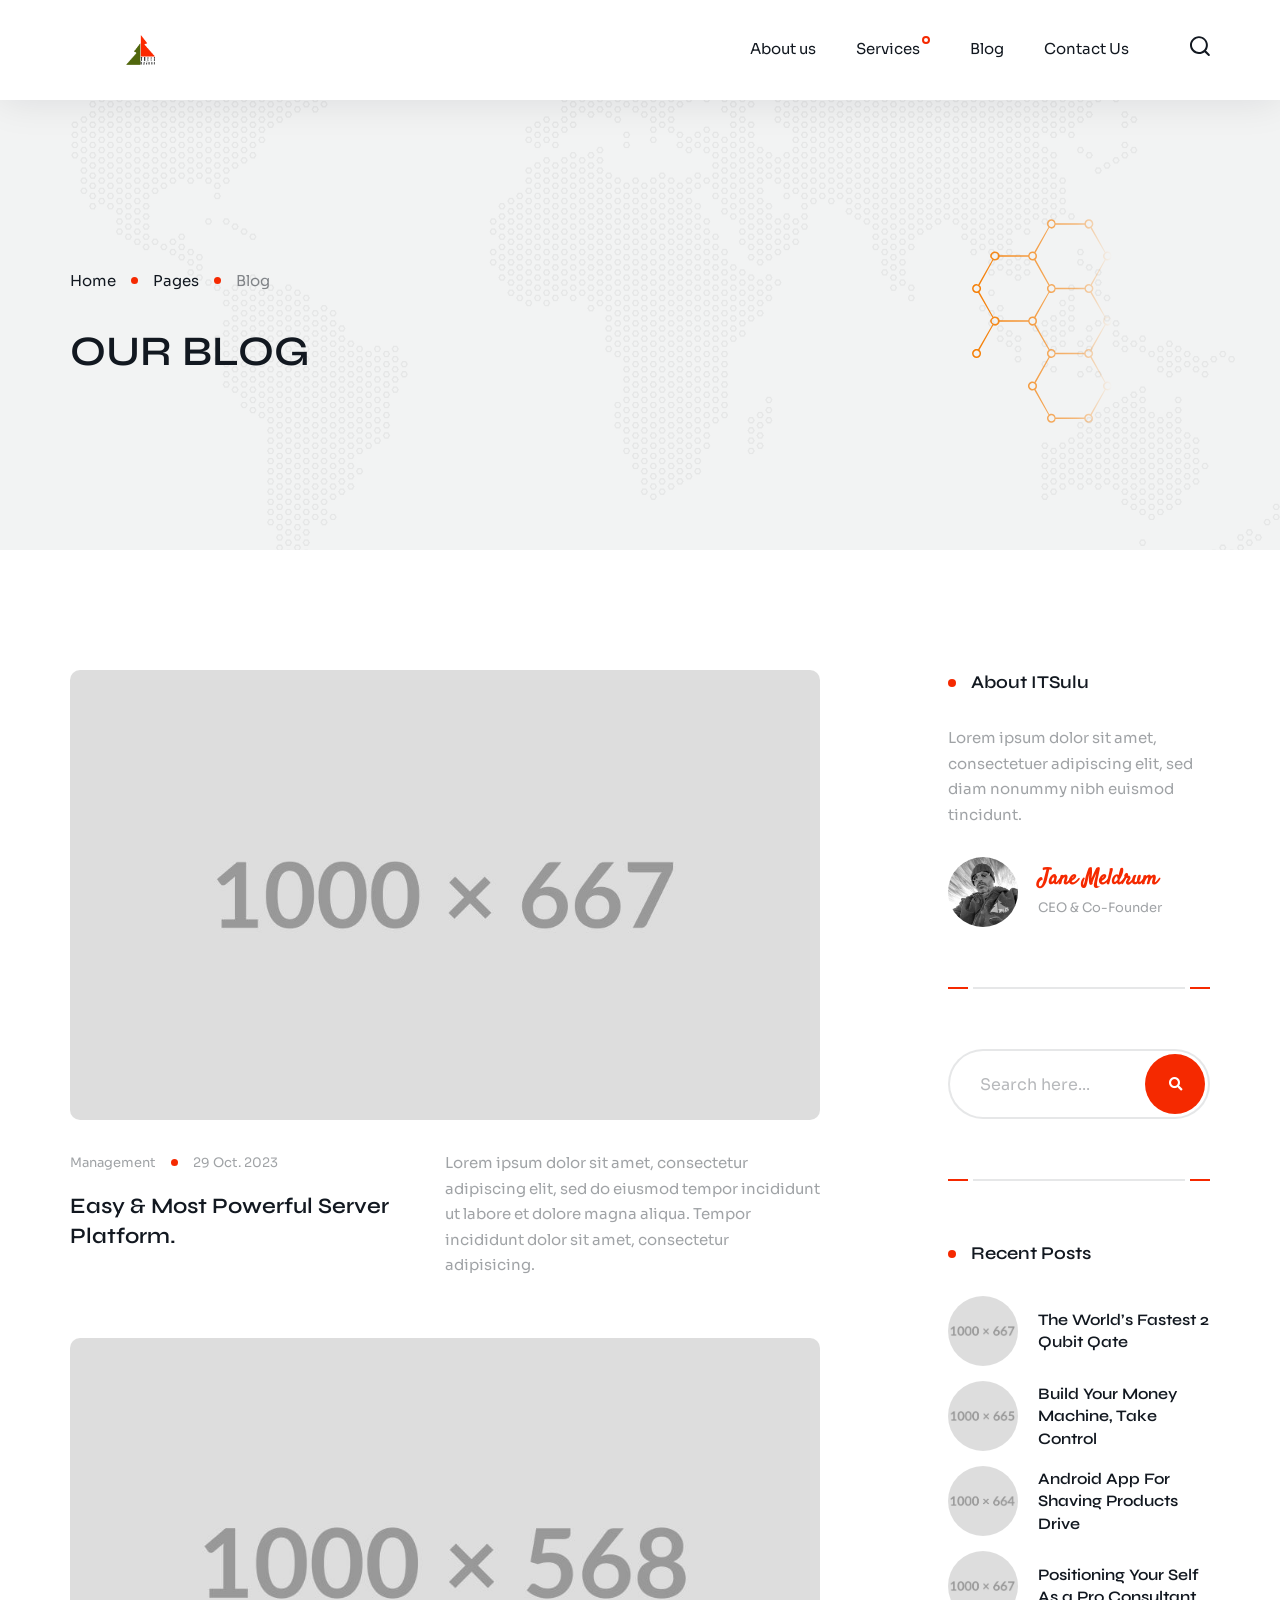
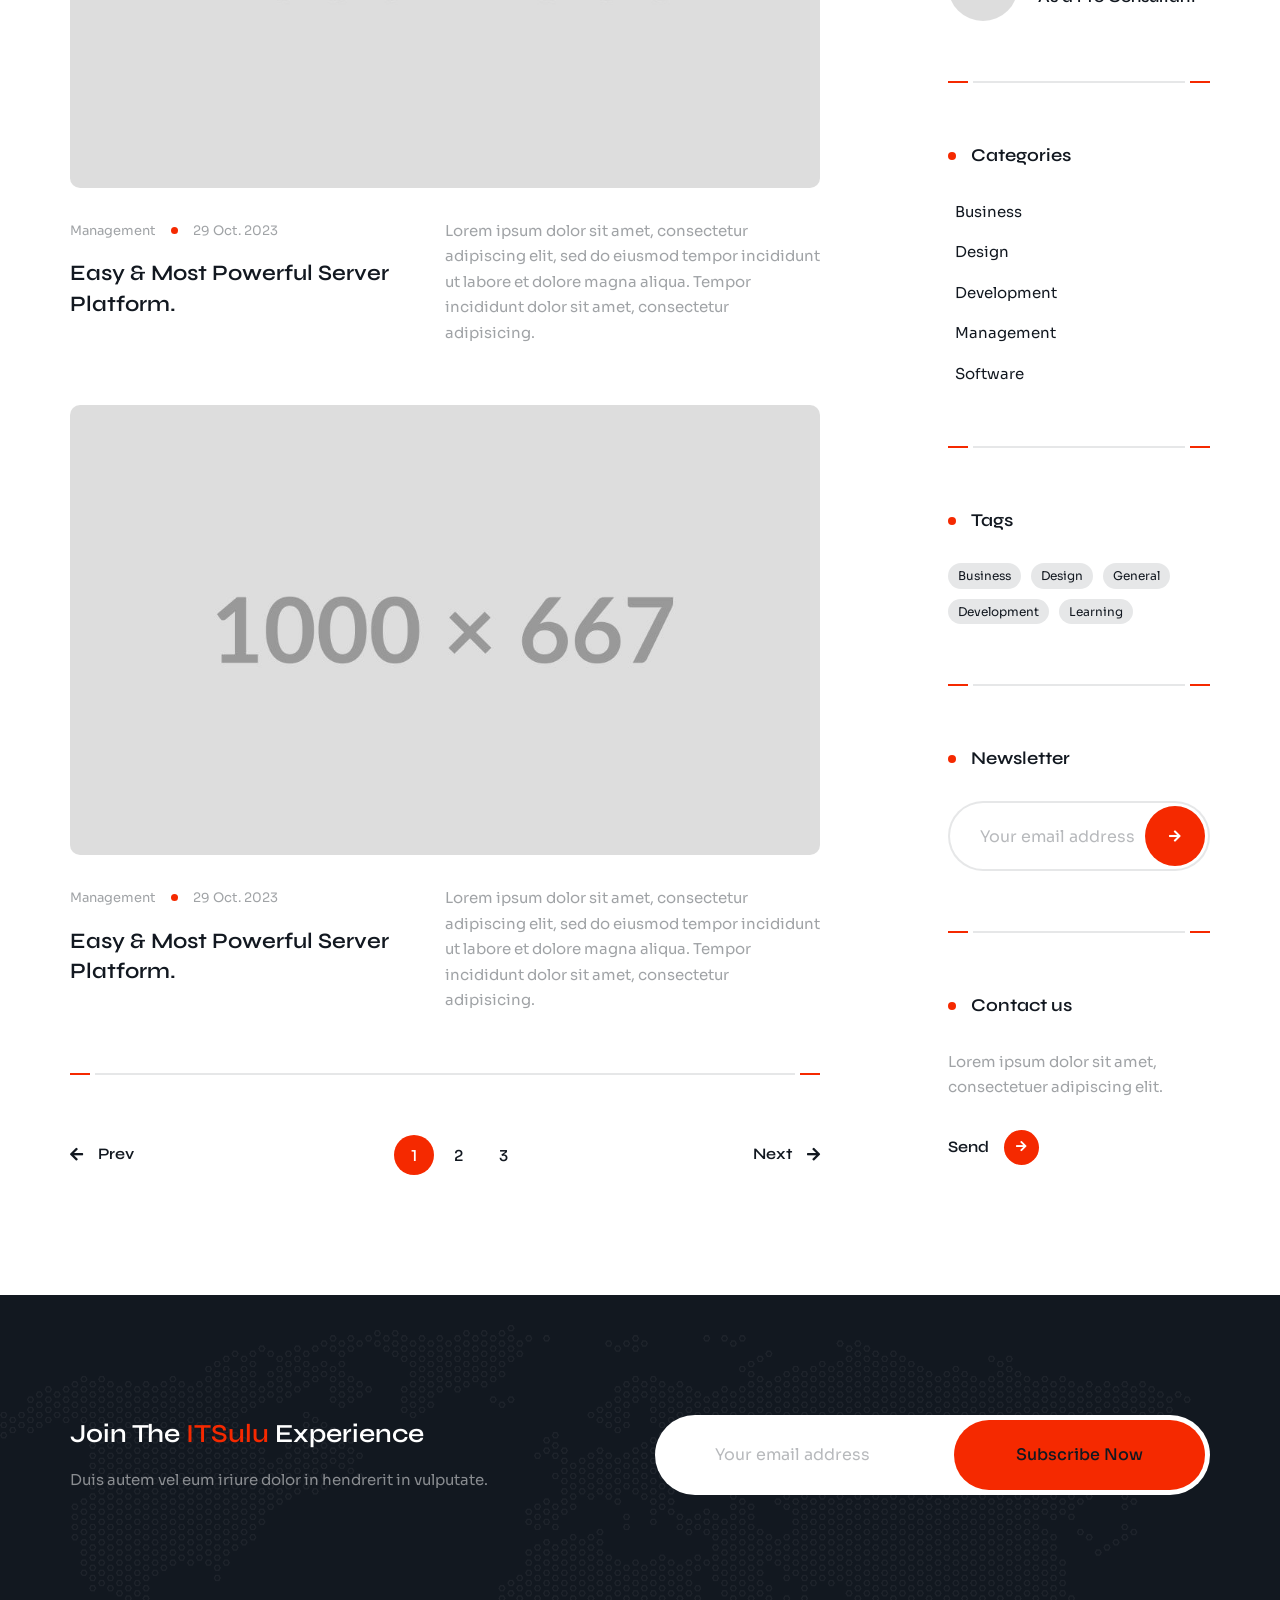
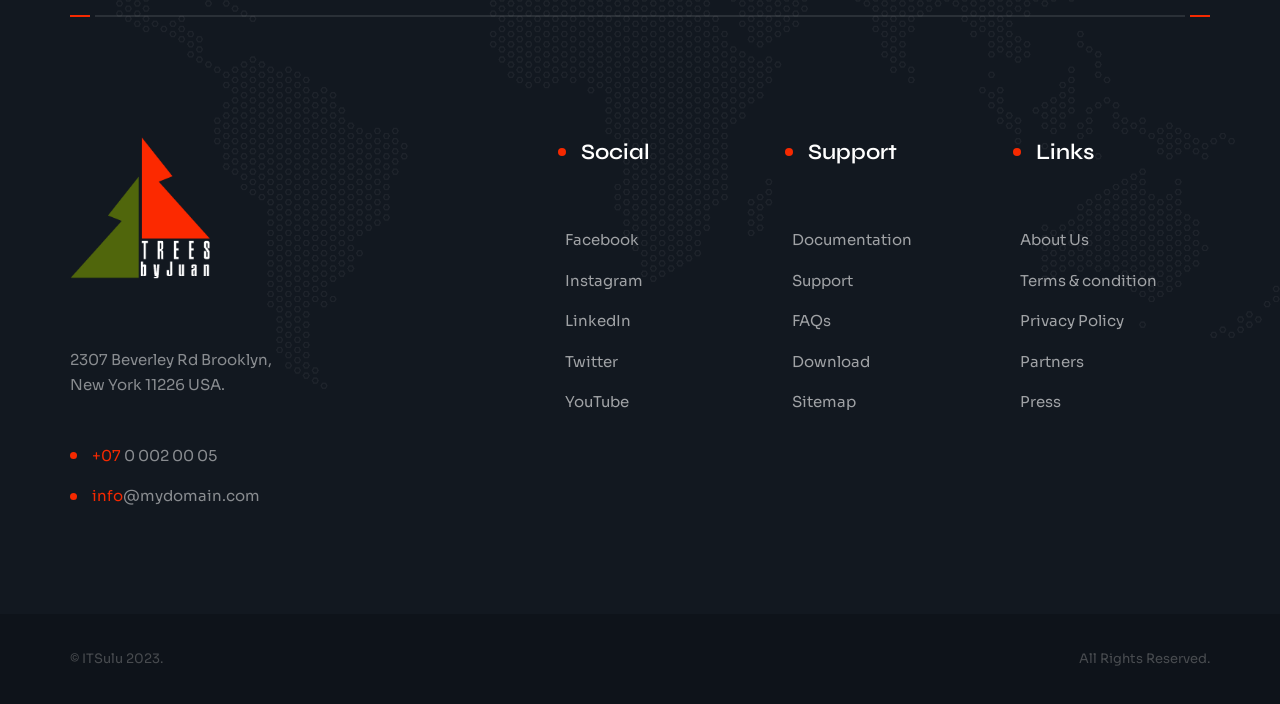
<file: template/blog.html>
<!DOCTYPE html>
<html lang="zxx">

<head>
    <meta charset="UTF-8">
    <meta name="viewport" content="width=device-width, initial-scale=1.0">
    <meta http-equiv="X-UA-Compatible" content="ie=edge">

    <!-- bootstrap grid css -->
    <link rel="stylesheet" href="css/plugins/bootstrap-grid.css">
    <!-- font awesome css -->
    <link rel="stylesheet" href="css/plugins/font-awesome.min.css">
    <!-- swiper css -->
    <link rel="stylesheet" href="css/plugins/swiper.min.css">
    <!-- itsulu css -->
    <link rel="stylesheet" href="css/style.css">
    <title>TreesbyJuan</title>
</head>

<body>

    <!-- wrapper -->
    <div class="mil-wrapper">
        <!-- top bar -->
        <div class="mil-top-position mil-fixed">
            <div class="mil-top-panel">
                <!-- mil-top-panel-transparent -->
                <div class="container">
                    <a href="home-1.html" class="mil-logo" style="width: 140px"></a>
                    <div class="mil-navigation">
                        <nav>
                            <ul>
                                <!-- <li class="mil-has-children">
                                    <a href="#.">Enterprise</a>
                                    <ul>
                                        <li><a href="about.html">About us</a></li>
                                        <li><a href="team.html">Team</a></li>
                                        <li><a href="team-single.html">Team Member</a></li>
                                        <li><a href="careers.html">Careers</a></li>
                                        <li><a href="prices.html">Prices</a></li>
                                        <li><a href="faq.html">FAQ</a></li>
                                        <li><a href="event.html">Event</a></li>
                                    </ul>
                                </li> -->
                                <li><a href="about.html">About us</a></li>
                                <li class="mil-has-children">
                                    <a href="#.">Services</a>
                                    <ul>
                                        <li><a href="service-1.html">Service 1</a></li>
                                        <li><a href="service-2.html">Service 2</a></li>
                                        <li><a href="service-3.html">Service 3</a></li>
                                        <!-- <li><a href="service-4.html">Service 4</a></li> -->
                                    </ul>
                                </li>
                                <!-- <li class="mil-has-children">
                                    <a href="#.">Solutions</a>
                                    <ul>
                                        <li><a href="solution-1.html">Solution 1</a></li>
                                        <li><a href="solution-2.html">Solution 2</a></li>
                                        <li><a href="solution-3.html">Solution 3</a></li>
                                    </ul>
                                </li> -->
                                <li><a href="blog.html">Blog</a></li>
                                <li><a href="contact.html">Contact Us</a></li>
                                <!-- <li class="mil-has-children">
                                    <a href="#.">Other</a>
                                    <ul>
                                        <li><a href="coming-soon.html">Coming Soon</a></li>
                                        <li><a href="404.html">404</a></li>
                                    </ul>
                                </li> -->
                            </ul>
                            <div class="mil-search-icon">
                                <svg width="21" height="20" viewBox="0 0 21 20" fill="none" xmlns="http://www.w3.org/2000/svg">
                                    <path fill-rule="evenodd" clip-rule="evenodd" d="M20.5848 19.7029C20.3908 19.8999 20.1358 19.997 19.8808 19.997C19.6268 19.997 19.3718 19.8999 19.1778 19.7029L15.5118 16.2199C13.9778 17.2549 12.3798 17.997 9.92584 17.997C4.98484 17.997 0.964844 13.959 0.964844 8.99695C0.964844 4.34995 4.98484 0.199951 9.92584 0.199951C14.8668 0.199951 18.8858 4.34995 18.8858 8.99695C18.8858 11.118 18.1468 13.68 16.9188 14.608L20.5848 18.29C20.9738 18.681 20.9738 19.3129 20.5848 19.7029ZM9.92584 1.99695C6.82984 1.99695 2.95684 5.13695 2.95684 8.99695C2.95684 12.857 6.82984 15.998 9.92584 15.998C11.8398 15.998 13.5758 15.217 14.8368 13.957C14.8408 13.952 14.8418 13.945 14.8468 13.941C14.8518 13.936 14.8578 13.935 14.8628 13.93C16.1168 12.663 16.8948 10.92 16.8948 8.99695C16.8948 5.13695 13.7678 1.99695 9.92584 1.99695Z" />
                                </svg>
                            </div>
                        </nav>

                    </div>
                    <!-- mobile menu button -->
                    <div class="mil-menu-btn">
                        <span></span>
                    </div>
                    <!-- mobile menu button end -->
                </div>
            </div>
        </div>
        <!-- top bar end -->

        <!-- banner -->
        <div class="mil-banner-sm mil-deep-bg">
            <img src="img/deco/map.png" alt="background" class="mil-background-image">
            <div class="mil-deco mil-deco-accent" style="top: 47%; right: 10%; transform: rotate(90deg)"></div>
            <div class="mil-banner-content">
                <div class="container mil-relative">
                    <ul class="mil-breadcrumbs mil-mb-30">
                        <li><a href="home-2.html">Home</a></li>
                        <li><a href="careers.html">Pages</a></li>
                        <li><a href="careers.html">Blog</a></li>
                    </ul>
                    <h2 class="mil-uppercase">Our Blog</h2>
                </div>
            </div>
        </div>
        <!-- banner end -->

        <!-- blog -->
        <section class="mil-blog mil-p-120-0">
            <div class="container">
                <div class="row justify-content-between">
                    <div class="col-lg-8 col-xl-8 mil-mb-120">

                        <a href="publication.html" class="mil-card mil-mb-60">
                            <div class="mil-cover-frame">
                                <img src="img/blog/1.jpg" alt="project">
                            </div>
                            <div class="mil-description">
                                <div class="mil-card-title">
                                    <ul class="mil-dot-list mil-text-sm mil-mb-15">
                                        <li>Management</li>
                                        <li>29 Oct. 2023</li>
                                    </ul>
                                    <h4>Easy & Most Powerful Server Platform.</h4>
                                </div>
                                <div class="mil-card-text">
                                    <p>Lorem ipsum dolor sit amet, consectetur adipiscing elit, sed do eiusmod tempor incididunt ut labore et dolore magna aliqua. Tempor incididunt dolor sit amet, consectetur adipisicing.</p>
                                </div>
                            </div>
                        </a>

                        <a href="publication.html" class="mil-card mil-mb-60">
                            <div class="mil-cover-frame">
                                <img src="img/blog/2.jpg" alt="project">
                            </div>
                            <div class="mil-description">
                                <div class="mil-card-title">
                                    <ul class="mil-dot-list mil-text-sm mil-mb-15">
                                        <li>Management</li>
                                        <li>29 Oct. 2023</li>
                                    </ul>
                                    <h4>Easy & Most Powerful Server Platform.</h4>
                                </div>
                                <div class="mil-card-text">
                                    <p>Lorem ipsum dolor sit amet, consectetur adipiscing elit, sed do eiusmod tempor incididunt ut labore et dolore magna aliqua. Tempor incididunt dolor sit amet, consectetur adipisicing.</p>
                                </div>
                            </div>
                        </a>

                        <a href="publication.html" class="mil-card mil-mb-60">
                            <div class="mil-cover-frame">
                                <img src="img/blog/3.jpg" alt="project">
                            </div>
                            <div class="mil-description">
                                <div class="mil-card-title">
                                    <ul class="mil-dot-list mil-text-sm mil-mb-15">
                                        <li>Management</li>
                                        <li>29 Oct. 2023</li>
                                    </ul>
                                    <h4>Easy & Most Powerful Server Platform.</h4>
                                </div>
                                <div class="mil-card-text">
                                    <p>Lorem ipsum dolor sit amet, consectetur adipiscing elit, sed do eiusmod tempor incididunt ut labore et dolore magna aliqua. Tempor incididunt dolor sit amet, consectetur adipisicing.</p>
                                </div>
                            </div>
                        </a>

                        <div class="mil-divider mil-mb-60"></div>

                        <div class="mil-pagination mil-hidden-arrows">
                            <div class="mil-slider-nav">
                                <div class="mil-slider-btn-prev mil-blog-prev"><i class="fas fa-arrow-left"></i><span class="mil-h6">Prev</span></div>
                            </div>
                            <ul class="mil-pagination-numbers">
                                <li class="mil-active"><a href="#.">1</a></li>
                                <li><a href="#.">2</a></li>
                                <li><a href="#.">3</a></li>
                            </ul>
                            <div class="mil-slider-nav">
                                <div class="mil-slider-btn-next mil-blog-next"><span class="mil-h6">Next</span><i class="fas fa-arrow-right"></i></div>
                            </div>
                        </div>

                    </div>
                    <div class="col-lg-4 col-xl-3 mil-mb-120">

                        <div class="mil-mb-60">
                            <h5 class="mil-list-title mil-mb-30">About ITSulu</h5>
                            <p class="mil-mb-30">Lorem ipsum dolor sit amet, consectetuer adipiscing elit, sed diam nonummy nibh euismod tincidunt.</p>
                            <a href="team-single.html" class="mil-post-sm mil-mb-15">
                                <div class="mil-cover-frame"><img src="img/faces/1.jpg" alt="cover"></div>
                                <div class="mil-description">
                                    <h4 class="mil-font-3 mil-accent">Jane Meldrum</h4>
                                    <p class="mil-text-sm">CEO & Co-Founder</p>
                                </div>
                            </a>
                        </div>
                        <div class="mil-divider mil-mb-60"></div>
                        <form class="mil-sidebar-input-frame mil-mb-60">
                            <input type="text" class="mil-sidebar-input" placeholder="Search here...">
                            <button type="submit"><i class="fas fa-search"></i></button>
                        </form>
                        <div class="mil-divider mil-mb-60"></div>
                        <div class="mil-mb-60">
                            <h5 class="mil-list-title mil-mb-30">Recent Posts</h5>
                            <a href="publication.html" class="mil-post-sm mil-mb-15">
                                <div class="mil-cover-frame"><img src="img/blog/6.jpg" alt="cover"></div>
                                <div class="mil-description">
                                    <h6>The World’s Fastest 2 Qubit Qate</h6>
                                </div>
                            </a>
                            <a href="publication.html" class="mil-post-sm mil-mb-15">
                                <div class="mil-cover-frame"><img src="img/blog/5.jpg" alt="cover"></div>
                                <div class="mil-description">
                                    <h6>Build Your Money Machine, Take Control</h6>
                                </div>
                            </a>
                            <a href="publication.html" class="mil-post-sm mil-mb-15">
                                <div class="mil-cover-frame"><img src="img/blog/4.jpg" alt="cover"></div>
                                <div class="mil-description">
                                    <h6>Android App For Shaving Products Drive</h6>
                                </div>
                            </a>
                            <a href="publication.html" class="mil-post-sm mil-mb-15">
                                <div class="mil-cover-frame"><img src="img/blog/3.jpg" alt="cover"></div>
                                <div class="mil-description">
                                    <h6>Positioning Your Self As a Pro Consultant</h6>
                                </div>
                            </a>
                        </div>
                        <div class="mil-divider mil-mb-60"></div>
                        <div class="mil-mb-60">
                            <h5 class="mil-list-title mil-mb-30">Categories</h5>
                            <ul class="mil-hover-link-list">
                                <li>
                                    <a href="#.">Business</a>
                                </li>
                                <li>
                                    <a href="#.">Design</a>
                                </li>
                                <li>
                                    <a href="#.">Development</a>
                                </li>
                                <li>
                                    <a href="#.">Management</a>
                                </li>
                                <li>
                                    <a href="#.">Software</a>
                                </li>
                            </ul>
                        </div>
                        <div class="mil-divider mil-mb-60"></div>
                        <div class="mil-mb-60">
                            <h5 class="mil-list-title mil-mb-30">Tags</h5>
                            <ul class="mil-tags">
                                <li><a href="#.">Business</a></li>
                                <li><a href="#.">Design</a></li>
                                <li><a href="#.">General</a></li>
                                <li><a href="#.">Development</a></li>
                                <li><a href="#.">Learning</a></li>
                            </ul>
                        </div>
                        <div class="mil-divider mil-mb-60"></div>
                        <div class="mil-mb-60">
                            <h5 class="mil-list-title mil-mb-30">Newsletter</h5>
                            <form class="mil-sidebar-input-frame">
                                <input type="text" class="mil-sidebar-input" placeholder="Your email address">
                                <button type="submit"><i class="fas fa-arrow-right"></i></button>
                            </form>
                        </div>
                        <div class="mil-divider mil-mb-60"></div>
                        <h5 class="mil-list-title mil-mb-30">Contact us</h5>
                        <p class="mil-mb-30">Lorem ipsum dolor sit amet, consectetuer adipiscing elit.</p>
                        <a href="contact.html" class="mil-link"><span>Send</span><i class="fas fa-arrow-right"></i></a>

                    </div>
                </div>
            </div>
        </section>
        <!-- blog end -->

        <!-- footer -->
        <footer class="mil-dark-bg">
            <img src="img/deco/map.png" alt="background" class="mil-footer-bg">
            <div class="container">
                <div class="mil-footer-content">
                    <div class="row align-items-center mil-p-120-60">
                        <div class="col-xl-6 mil-mb-60">

                            <h3 class="mil-light mil-mb-15">Join The <span class="mil-accent">ITSulu</span> Experience</h3>

                            <p class="mil-light-soft">Duis autem vel eum iriure dolor in hendrerit in vulputate.</p>

                        </div>
                        <div class="col-xl-6 mil-mb-60">

                            <form class="mil-subscribe-form">
                                <input type="text" placeholder="Your email address">
                                <button type="submit" class="mil-button mil-accent-bg">Subscribe Now</button>
                            </form>

                        </div>
                    </div>
                    <div class="mil-divider mil-light"></div>
                    <div class="row justify-content-between mil-p-120-60">
                        <div class="col-md-3 col-lg-3 col-xl-3 mil-mb-30">

                            <img src="img/logo/logo-light.png" alt="" class="mil-logo mil-mb-60" style="width: 140px">

                            <p class="mil-light mil-light-soft" style="margin-bottom: 45px">2307 Beverley Rd Brooklyn, <br>New York 11226 USA.</p>

                            <ul class="mil-simple-list mil-mb-15">
                                <li class="mil-light"><span class="mil-accent">+07</span>&nbsp;<span class="mil-light-soft">0 002 00 05</span></li>
                                <li><span class="mil-accent">info</span><span class="mil-light mil-light-soft">@mydomain.com</span></li>
                            </ul>

                        </div>
                        <div class="col-md-8 col-lg-7 col-xl-7">

                            <div class="row justify-content-end">
                                <div class="col-md-4 col-lg-4 mil-mb-60">

                                    <h4 class="mil-list-title mil-light mil-mb-60">Social</h4>

                                    <ul class="mil-hover-link-list mil-light">
                                        <li>
                                            <a href="#.">Facebook</a>
                                        </li>
                                        <li>
                                            <a href="#.">Instagram</a>
                                        </li>
                                        <li>
                                            <a href="#.">LinkedIn</a>
                                        </li>
                                        <li>
                                            <a href="#.">Twitter</a>
                                        </li>
                                        <li>
                                            <a href="#.">YouTube</a>
                                        </li>
                                    </ul>

                                </div>
                                <div class="col-md-4 col-lg-4 mil-mb-60">

                                    <h4 class="mil-list-title mil-light mil-mb-60">Support</h4>

                                    <ul class="mil-hover-link-list mil-light">
                                        <li>
                                            <a href="#.">Documentation</a>
                                        </li>
                                        <li>
                                            <a href="#.">Support</a>
                                        </li>
                                        <li>
                                            <a href="#.">FAQs</a>
                                        </li>
                                        <li>
                                            <a href="#.">Download</a>
                                        </li>
                                        <li>
                                            <a href="#.">Sitemap</a>
                                        </li>
                                    </ul>

                                </div>
                                <div class="col-md-4 col-lg-4 mil-mb-60">

                                    <h4 class="mil-list-title mil-light mil-mb-60">Links</h4>

                                    <ul class="mil-hover-link-list mil-light">
                                        <li>
                                            <a href="#.">About Us</a>
                                        </li>
                                        <li>
                                            <a href="#.">Terms & condition</a>
                                        </li>
                                        <li>
                                            <a href="#.">Privacy Policy</a>
                                        </li>
                                        <li>
                                            <a href="#.">Partners</a>
                                        </li>
                                        <li>
                                            <a href="#.">Press</a>
                                        </li>
                                    </ul>

                                </div>
                            </div>

                        </div>
                    </div>
                </div>

            </div>
            <div class="mil-footer-bottom">
                <div class="container">
                    <p class="mil-text-sm mil-light">© ITSulu 2023.</p>
                    <p class="mil-text-sm mil-light">All Rights Reserved.</p>
                </div>
            </div>
        </footer>
        <!-- footer end -->

    </div>
    <!-- wrapper end -->

    <!-- jQuery js -->
    <script src="js/plugins/jquery.min.js"></script>
    <!-- swiper js -->
    <script src="js/plugins/swiper.min.js"></script>
    <!-- itsulu js -->
    <script src="js/main.js"></script>

</body>

</html>
</file>
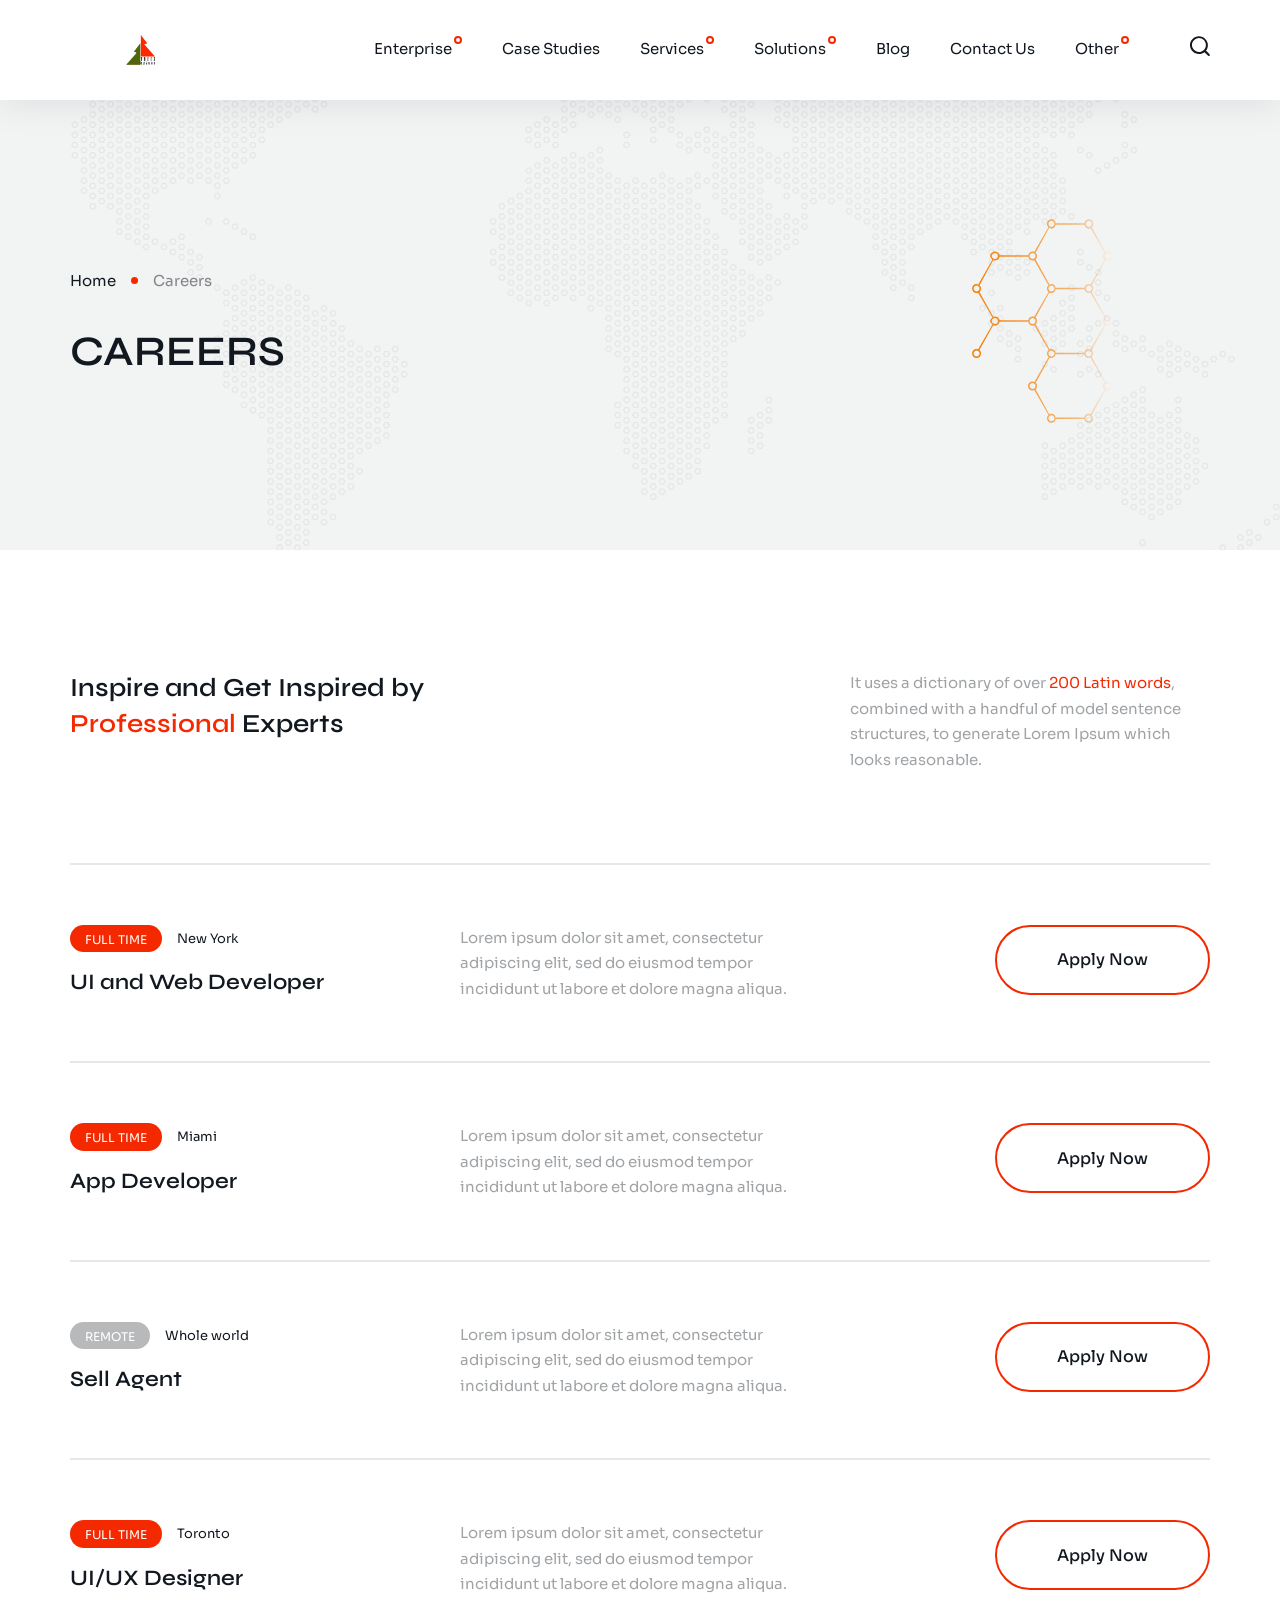
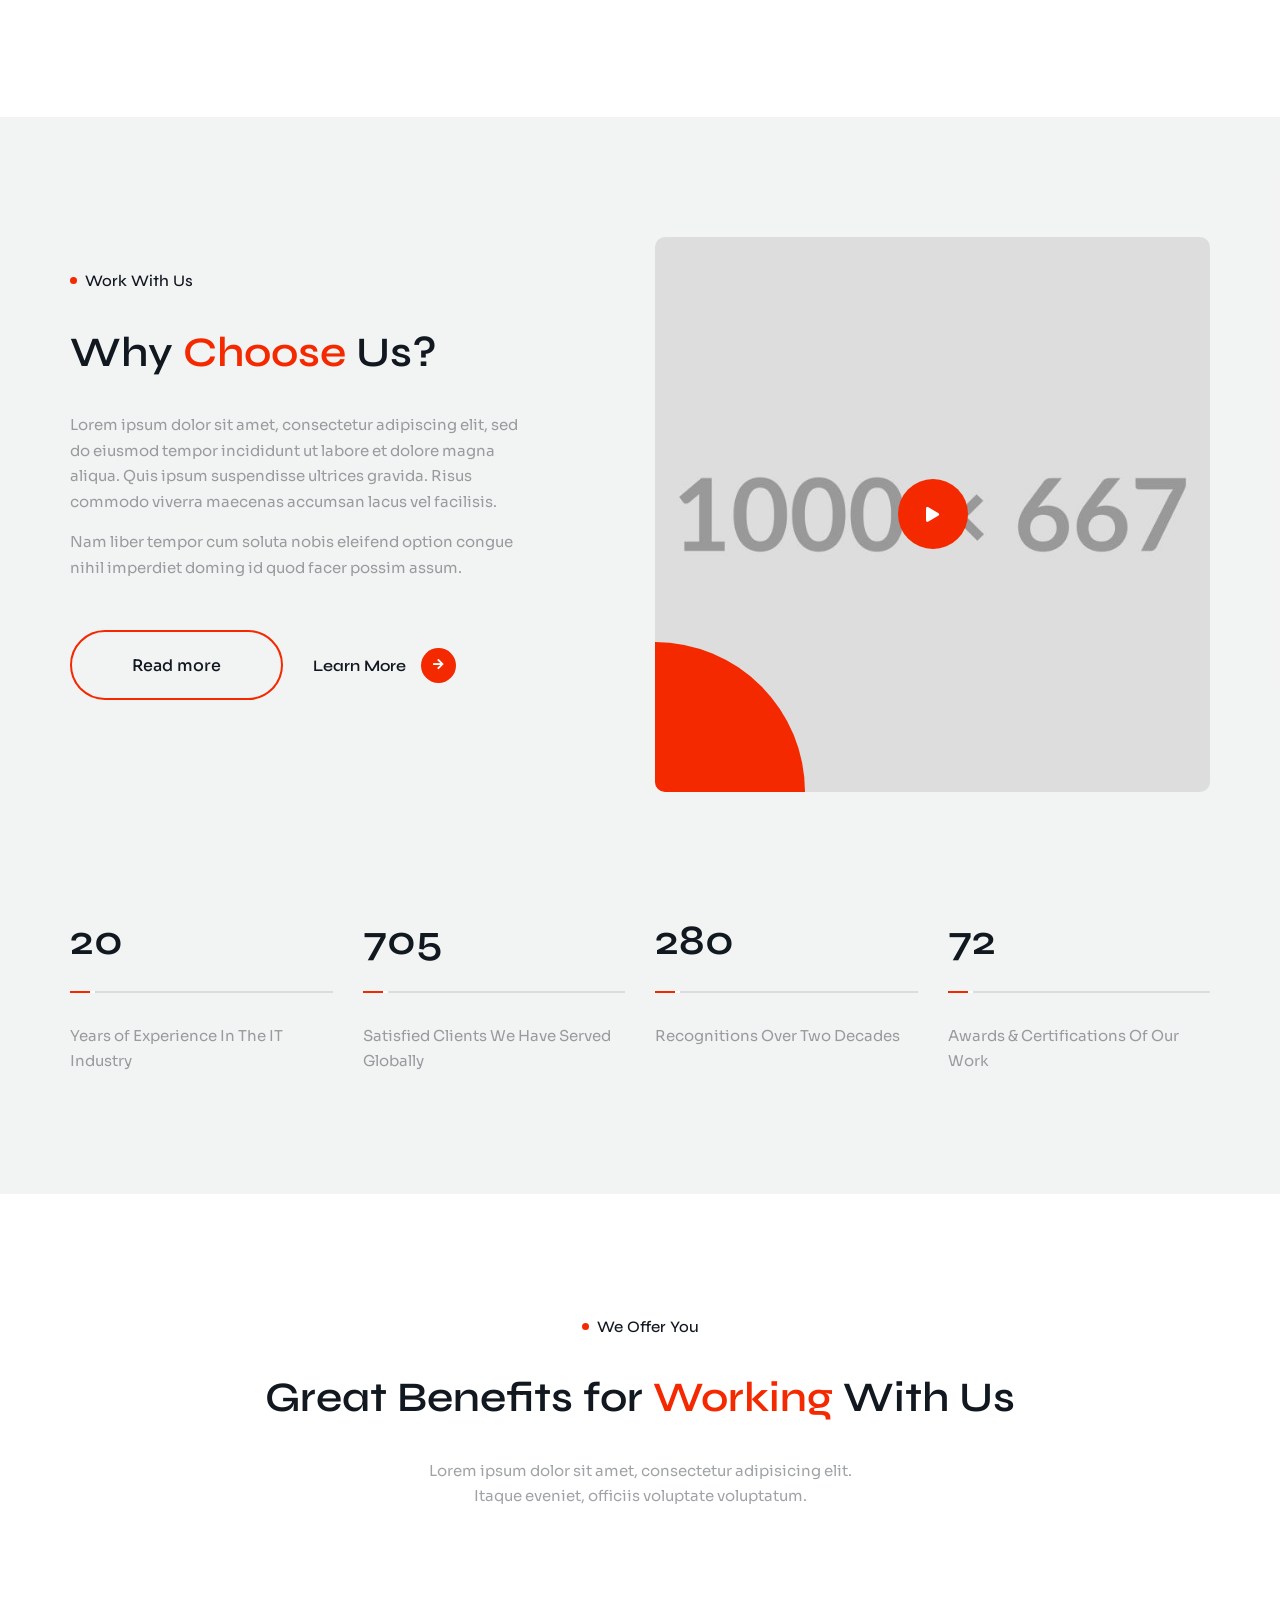
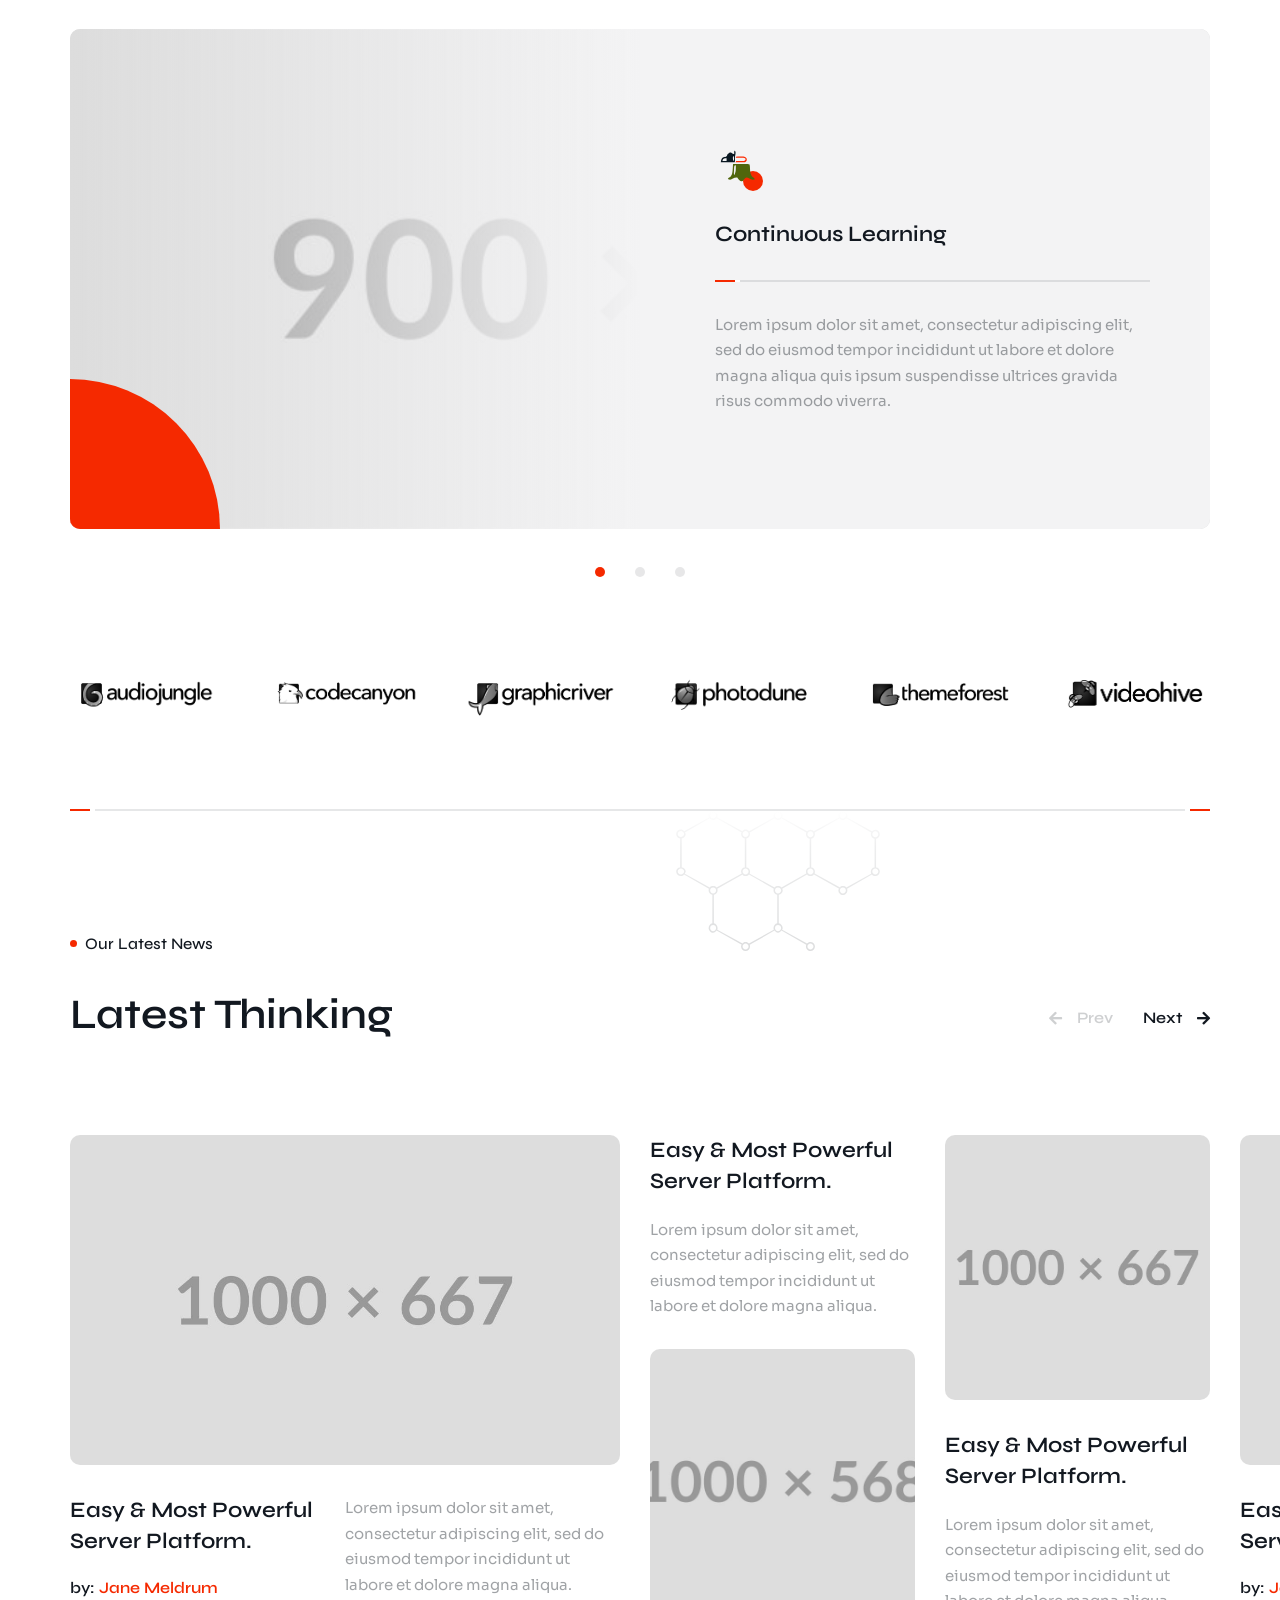
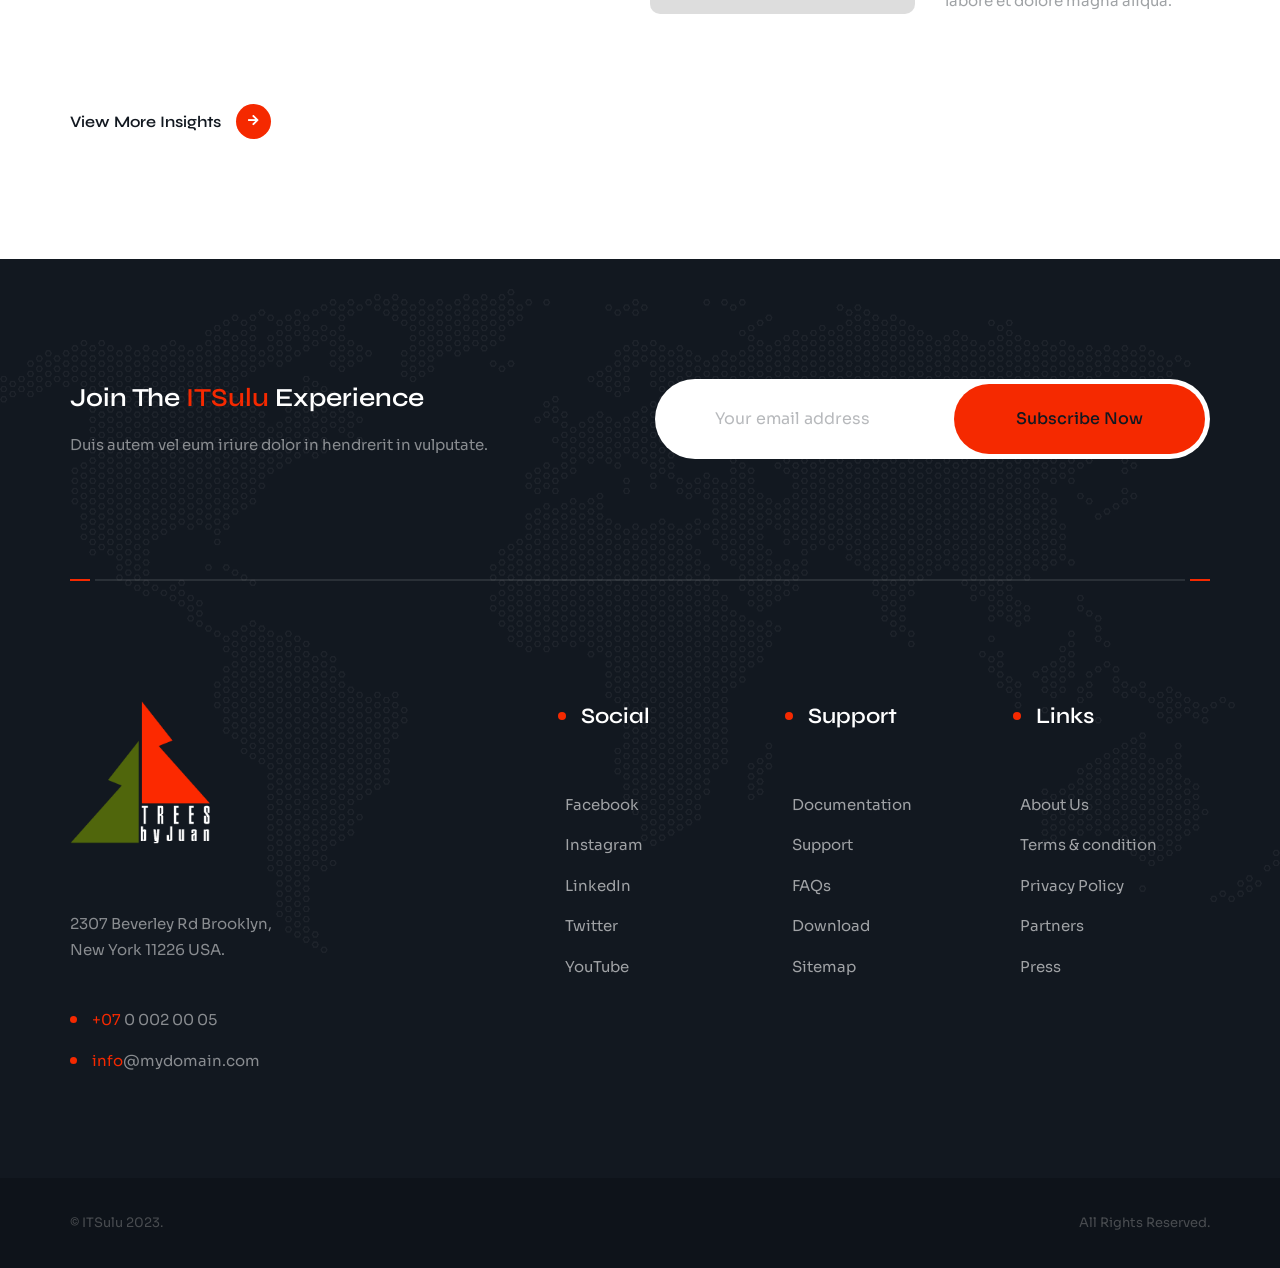
<file: template/careers.html>
<!DOCTYPE html>
<html lang="zxx">

<head>
    <meta charset="UTF-8">
    <meta name="viewport" content="width=device-width, initial-scale=1.0">
    <meta http-equiv="X-UA-Compatible" content="ie=edge">

    <!-- bootstrap grid css -->
    <link rel="stylesheet" href="css/plugins/bootstrap-grid.css">
    <!-- font awesome css -->
    <link rel="stylesheet" href="css/plugins/font-awesome.min.css">
    <!-- swiper css -->
    <link rel="stylesheet" href="css/plugins/swiper.min.css">
    <!-- itsulu css -->
    <link rel="stylesheet" href="css/style.css">
    <title>ITSulu</title>
</head>

<body>

    <!-- wrapper -->
    <div class="mil-wrapper">
        <!-- top bar -->
        <div class="mil-top-position mil-fixed">
            <div class="mil-top-panel">
                <!-- mil-top-panel-transparent -->
                <div class="container">
                    <a href="home-1.html" class="mil-logo" style="width: 140px"></a>
                    <div class="mil-navigation">
                        <nav>
                            <ul>
                                <li class="mil-has-children">
                                    <a href="#.">Enterprise</a>
                                    <ul>
                                        <li><a href="about.html">About us</a></li>
                                        <li><a href="team.html">Team</a></li>
                                        <li><a href="team-single.html">Team Member</a></li>
                                        <li><a href="careers.html">Careers</a></li>
                                        <li><a href="prices.html">Prices</a></li>
                                        <li><a href="faq.html">FAQ</a></li>
                                        <li><a href="event.html">Event</a></li>
                                    </ul>
                                </li>
                                <li><a href="portfolio.html">Case Studies</a></li>
                                <li class="mil-has-children">
                                    <a href="#.">Services</a>
                                    <ul>
                                        <li><a href="service-1.html">Service 1</a></li>
                                        <li><a href="service-2.html">Service 2</a></li>
                                        <li><a href="service-3.html">Service 3</a></li>
                                        <li><a href="service-4.html">Service 4</a></li>
                                    </ul>
                                </li>
                                <li class="mil-has-children">
                                    <a href="#.">Solutions</a>
                                    <ul>
                                        <li><a href="solution-1.html">Solution 1</a></li>
                                        <li><a href="solution-2.html">Solution 2</a></li>
                                        <li><a href="solution-3.html">Solution 3</a></li>
                                    </ul>
                                </li>
                                <li><a href="blog.html">Blog</a></li>
                                <li><a href="contact.html">Contact Us</a></li>
                                <li class="mil-has-children">
                                    <a href="#.">Other</a>
                                    <ul>
                                        <li><a href="coming-soon.html">Coming Soon</a></li>
                                        <li><a href="404.html">404</a></li>
                                    </ul>
                                </li>
                            </ul>
                            <div class="mil-search-icon">
                                <svg width="21" height="20" viewBox="0 0 21 20" fill="none" xmlns="http://www.w3.org/2000/svg">
                                    <path fill-rule="evenodd" clip-rule="evenodd" d="M20.5848 19.7029C20.3908 19.8999 20.1358 19.997 19.8808 19.997C19.6268 19.997 19.3718 19.8999 19.1778 19.7029L15.5118 16.2199C13.9778 17.2549 12.3798 17.997 9.92584 17.997C4.98484 17.997 0.964844 13.959 0.964844 8.99695C0.964844 4.34995 4.98484 0.199951 9.92584 0.199951C14.8668 0.199951 18.8858 4.34995 18.8858 8.99695C18.8858 11.118 18.1468 13.68 16.9188 14.608L20.5848 18.29C20.9738 18.681 20.9738 19.3129 20.5848 19.7029ZM9.92584 1.99695C6.82984 1.99695 2.95684 5.13695 2.95684 8.99695C2.95684 12.857 6.82984 15.998 9.92584 15.998C11.8398 15.998 13.5758 15.217 14.8368 13.957C14.8408 13.952 14.8418 13.945 14.8468 13.941C14.8518 13.936 14.8578 13.935 14.8628 13.93C16.1168 12.663 16.8948 10.92 16.8948 8.99695C16.8948 5.13695 13.7678 1.99695 9.92584 1.99695Z" />
                                </svg>
                            </div>
                        </nav>

                    </div>
                    <!-- mobile menu button -->
                    <div class="mil-menu-btn">
                        <span></span>
                    </div>
                    <!-- mobile menu button end -->
                </div>
            </div>
        </div>
        <!-- top bar end -->

        <!-- banner -->
        <div class="mil-banner-sm mil-deep-bg">
            <img src="img/deco/map.png" alt="background" class="mil-background-image">
            <div class="mil-deco mil-deco-accent" style="top: 47%; right: 10%; transform: rotate(90deg)"></div>
            <div class="mil-banner-content">
                <div class="container mil-relative">
                    <ul class="mil-breadcrumbs mil-mb-30">
                        <li><a href="home-2.html">Home</a></li>
                        <li><a href="careers.html">Careers</a></li>
                    </ul>
                    <h2 class="mil-uppercase">Careers</h2>
                </div>
            </div>
        </div>
        <!-- banner end -->

        <!-- careers -->
        <section class="mil-careers mil-p-120-90">
            <div class="container">
                <div class="row justify-content-between mil-mb-90">
                    <div class="col-xl-6">

                        <h3 class="mil-mb-30">Inspire and Get Inspired by <br><span class="mil-accent">Professional</span> Experts</h3>

                    </div>
                    <div class="col-xl-4">

                        <p>It uses a dictionary of over <span class="mil-accent">200 Latin words</span>, combined with a handful of model sentence structures, to generate Lorem Ipsum which looks reasonable.</p>
                    </div>
                </div>
                <ul class="mil-vacancies-frame">
                    <li class="mil-vacancy">
                        <div class="row">
                            <div class="col-md-6 col-lg-4 col-xl-4 mil-mb-30">

                                <div class="mil-vacancy-head mil-mb-15">
                                    <span class="mil-badge">Full Time</span>
                                    <span class="mil-text-sm mil-dark">New York</span>
                                </div>
                                <h4>UI and Web Developer</h4>

                            </div>
                            <div class="col-md-6 col-lg-4 col-xl-4 mil-mb-30">

                                <p>Lorem ipsum dolor sit amet, consectetur adipiscing elit, sed do eiusmod tempor incididunt ut labore et dolore magna aliqua.</p>

                            </div>
                            <div class="col-md-12 col-lg-4 col-xl-4 mil-mb-30">

                                <div class="mil-adaptive-right">
                                    <a href="#." class="mil-button mil-border"><span>Apply Now</span></a>
                                </div>

                            </div>
                        </div>
                    </li>
                    <li class="mil-vacancy">
                        <div class="row">
                            <div class="col-md-6 col-lg-4 col-xl-4 mil-mb-30">

                                <div class="mil-vacancy-head mil-mb-15">
                                    <span class="mil-badge">Full Time</span>
                                    <span class="mil-text-sm mil-dark">Miami</span>
                                </div>
                                <h4>App Developer</h4>

                            </div>
                            <div class="col-md-6 col-lg-4 col-xl-4 mil-mb-30">

                                <p>Lorem ipsum dolor sit amet, consectetur adipiscing elit, sed do eiusmod tempor incididunt ut labore et dolore magna aliqua.</p>

                            </div>
                            <div class="col-md-12 col-lg-4 col-xl-4 mil-mb-30">

                                <div class="mil-adaptive-right">
                                    <a href="#." class="mil-button mil-border"><span>Apply Now</span></a>
                                </div>

                            </div>
                        </div>
                    </li>
                    <li class="mil-vacancy">
                        <div class="row">
                            <div class="col-md-6 col-lg-4 col-xl-4 mil-mb-30">

                                <div class="mil-vacancy-head mil-mb-15">
                                    <span class="mil-badge mil-badge-dark">Remote</span>
                                    <span class="mil-text-sm mil-dark">Whole world</span>
                                </div>
                                <h4>Sell Agent</h4>

                            </div>
                            <div class="col-md-6 col-lg-4 col-xl-4 mil-mb-30">

                                <p>Lorem ipsum dolor sit amet, consectetur adipiscing elit, sed do eiusmod tempor incididunt ut labore et dolore magna aliqua.</p>

                            </div>
                            <div class="col-md-12 col-lg-4 col-xl-4 mil-mb-30">

                                <div class="mil-adaptive-right">
                                    <a href="#." class="mil-button mil-border"><span>Apply Now</span></a>
                                </div>

                            </div>
                        </div>
                    </li>
                    <li class="mil-vacancy">
                        <div class="row">
                            <div class="col-md-6 col-lg-4 col-xl-4 mil-mb-30">

                                <div class="mil-vacancy-head mil-mb-15">
                                    <span class="mil-badge">Full Time</span>
                                    <span class="mil-text-sm mil-dark">Toronto</span>
                                </div>
                                <h4>UI/UX Designer</h4>

                            </div>
                            <div class="col-md-6 col-lg-4 col-xl-4 mil-mb-30">

                                <p>Lorem ipsum dolor sit amet, consectetur adipiscing elit, sed do eiusmod tempor incididunt ut labore et dolore magna aliqua.</p>

                            </div>
                            <div class="col-md-12 col-lg-4 col-xl-4 mil-mb-30">

                                <div class="mil-adaptive-right">
                                    <a href="#." class="mil-button mil-border"><span>Apply Now</span></a>
                                </div>

                            </div>
                        </div>
                    </li>
                </ul>
            </div>
        </section>
        <!-- careers end -->

        <!-- about -->
        <section class="mil-about mil-deep-bg mil-p-120-0">
            <div class="container">
                <div class="row align-items-center justify-content-between">
                    <div class="col-xl-5 mil-mb-60">

                        <span class="mil-suptitle mil-suptitle-2 mil-mb-30">Work With Us</span>
                        <h2 class="mil-mb-30">Why <span class="mil-accent">Choose</span> Us?</h2>
                        <p class="mil-mb-15">Lorem ipsum dolor sit amet, consectetur adipiscing elit, sed do eiusmod tempor incididunt ut labore et dolore magna aliqua. Quis ipsum suspendisse ultrices gravida. Risus commodo viverra maecenas accumsan lacus vel facilisis. </p>
                        <p class="mil-mb-50">Nam liber tempor cum soluta nobis eleifend option congue nihil imperdiet doming id quod facer possim assum.</p>
                        <div class="mil-buttons-frame">
                            <a href="#." class="mil-button mil-border"><span>Read more</span></a>
                            <a href="#." class="mil-link"><span>Learn More</span><i class="fas fa-arrow-right"></i></a>
                        </div>
                    </div>
                    <div class="col-xl-6">

                        <div class="mil-about-illustration-2">
                            <div class="mil-image-frame">
                                <img src="img/photo/8.jpg" alt="Office">
                            </div>
                            <a href="#." class="mil-play-button"><i class="fas fa-play"></i></a>
                        </div>
                    </div>
                </div>
            </div>
        </section>
        <!-- about end -->

        <!-- counters -->
        <section class="mil-counters mil-deep-bg mil-p-120-90">
            <div class="container">
                <div class="row">
                    <div class="col-xl-3">

                        <div class="mil-mb-30">
                            <h2 class="mil-mb-20">20</h2>
                            <div class="mil-divider mil-divider-left mil-mb-30"></div>
                            <p>Years of Experience In The IT Industry</p>
                        </div>

                    </div>
                    <div class="col-xl-3">

                        <div class="mil-mb-30">
                            <h2 class="mil-mb-20">705</h2>
                            <div class="mil-divider mil-divider-left mil-mb-30"></div>
                            <p>Satisfied Clients We Have Served Globally</p>
                        </div>

                    </div>
                    <div class="col-xl-3">

                        <div class="mil-mb-30">
                            <h2 class="mil-mb-20">280</h2>
                            <div class="mil-divider mil-divider-left mil-mb-30"></div>
                            <p>Recognitions Over Two Decades</p>
                        </div>

                    </div>
                    <div class="col-xl-3">

                        <div class="mil-mb-30">
                            <h2 class="mil-mb-20">72</h2>
                            <div class="mil-divider mil-divider-left mil-mb-30"></div>
                            <p>Awards & Certifications Of Our Work</p>
                        </div>

                    </div>
                </div>
            </div>
        </section>
        <!-- counters end -->

        <!-- banners slider -->
        <section class="mil-banners mil-p-120-0">
            <div class="container">
                <div class="mil-text-center mil-mb-120">
                    <span class="mil-suptitle mil-suptitle-2 mil-mb-30">We Offer You</span>
                    <h2 class="mil-mb-30">Great Benefits for <span class="mil-accent">Working</span> With Us</h2>
                    <p>Lorem ipsum dolor sit amet, consectetur adipisicing elit. <br>Itaque eveniet, officiis voluptate voluptatum.</p>
                </div>

                <div class="swiper-container mil-banners-slider">
                    <div class="swiper-wrapper">
                        <div class="swiper-slide">

                            <div class="mil-banner-slide">
                                <img src="img/photo/10.jpg" alt="banner" class="mil-banner-bg" data-swiper-parallax="-100" data-swiper-parallax-scale="1.1">
                                <div class="mil-overlay"></div>
                                <div class="row justify-content-end align-items-center">
                                    <div class="col-lg-8 col-xl-6" data-swiper-parallax-y="-300">

                                        <div class="mil-icon-box mil-sb-inner mil-relative">
                                            <div class="mil-icon-frame mil-icon-frame-md mil-mb-30">
                                                <img src="img/icons/md/1.svg" alt="icon">
                                            </div>
                                            <h4 class="mil-mb-30">Continuous Learning</h4>
                                            <div class="mil-divider mil-divider-left mil-mb-30"></div>
                                            <p>Lorem ipsum dolor sit amet, consectetur adipiscing elit, sed do eiusmod tempor incididunt ut labore et dolore magna aliqua quis ipsum suspendisse ultrices gravida risus commodo viverra.</p>
                                        </div>

                                    </div>
                                </div>
                            </div>

                        </div>
                        <div class="swiper-slide">

                            <div class="mil-banner-slide">
                                <img src="img/photo/11.jpg" alt="banner" class="mil-banner-bg" data-swiper-parallax="-100" data-swiper-parallax-scale="1.1">
                                <div class="mil-overlay"></div>
                                <div class="row justify-content-end align-items-center">
                                    <div class="col-lg-8 col-xl-6" data-swiper-parallax-y="-300">

                                        <div class="mil-icon-box mil-sb-inner mil-relative">
                                            <div class="mil-icon-frame mil-icon-frame-md mil-mb-30">
                                                <img src="img/icons/md/2.svg" alt="icon">
                                            </div>
                                            <h4 class="mil-mb-30">Consectetur adipiscing elit</h4>
                                            <div class="mil-divider mil-divider-left mil-mb-30"></div>
                                            <p>Lorem ipsum dolor sit amet, consectetur adipiscing elit, sed do eiusmod tempor incididunt ut labore et dolore magna aliqua quis ipsum suspendisse ultrices gravida risus commodo viverra.</p>
                                        </div>

                                    </div>
                                </div>
                            </div>

                        </div>
                        <div class="swiper-slide">

                            <div class="mil-banner-slide">
                                <img src="img/photo/12.jpg" alt="banner" class="mil-banner-bg" data-swiper-parallax="-100" data-swiper-parallax-scale="1.1">
                                <div class="mil-overlay"></div>
                                <div class="row justify-content-end align-items-center">
                                    <div class="col-lg-8 col-xl-6" data-swiper-parallax-y="-300">

                                        <div class="mil-icon-box mil-sb-inner mil-relative">
                                            <div class="mil-icon-frame mil-icon-frame-md mil-mb-30">
                                                <img src="img/icons/md/3.svg" alt="icon">
                                            </div>
                                            <h4 class="mil-mb-30">Dolore magna aliqua</h4>
                                            <div class="mil-divider mil-divider-left mil-mb-30"></div>
                                            <p>Lorem ipsum dolor sit amet, consectetur adipiscing elit, sed do eiusmod tempor incididunt ut labore et dolore magna aliqua quis ipsum suspendisse ultrices gravida risus commodo viverra.</p>
                                        </div>

                                    </div>
                                </div>
                            </div>

                        </div>
                    </div>
                </div>
                <div class="mil-banners-pagination"></div>
            </div>
        </section>
        <!-- banners slider end -->

        <!-- partners -->
        <div class="mil-partners mil-p-90-60">
            <div class="container">
                <div class="mil-partners-frame">
                    <a href="#."><img src="img/partners/1.png" alt="partner"></a>
                    <a href="#."><img src="img/partners/2.png" alt="partner"></a>
                    <a href="#."><img src="img/partners/3.png" alt="partner"></a>
                    <a href="#."><img src="img/partners/4.png" alt="partner"></a>
                    <a href="#."><img src="img/partners/5.png" alt="partner"></a>
                    <a href="#."><img src="img/partners/6.png" alt="partner"></a>
                </div>
            </div>
        </div>
        <!-- partners end -->

        <div class="container">
            <div class="mil-divider"></div>
        </div>

        <!-- blog -->
        <section class="mil-blog mil-p-120-120">
            <div class="mil-deco" style="top: 0; right: 30%;"></div>
            <div class="container">
                <div class="row align-items-center mil-mb-90">
                    <div class="col-md-6 col-xl-6">


                        <span class="mil-suptitle mil-suptitle-2 mil-mb-30">Our Latest News</span>
                        <h2>Latest Thinking</h2>

                    </div>
                    <div class="col-md-6 col-xl-6">

                        <div class="mil-adaptive-right mil-mt-60-adapt">
                            <div class="mil-slider-nav">
                                <div class="mil-slider-btn-prev mil-blog-prev"><i class="fas fa-arrow-left"></i><span class="mil-h6">Prev</span></div>
                                <div class="mil-slider-btn-next mil-blog-next"><span class="mil-h6">Next</span><i class="fas fa-arrow-right"></i></div>
                            </div>
                        </div>

                    </div>
                </div>
                <div class="swiper-container mil-blog-slider mil-mb-90">
                    <div class="swiper-wrapper">
                        <div class="swiper-slide mil-slide-50">

                            <a href="publication.html" class="mil-card">
                                <div class="mil-cover-frame">
                                    <img src="img/blog/1.jpg" alt="project">
                                </div>
                                <div class="mil-description">
                                    <div class="mil-card-title">
                                        <h4 class="mil-mb-20">Easy & Most Powerful Server Platform.</h4>
                                        <h6>by: <span class="mil-accent">Jane Meldrum</span></h6>
                                    </div>
                                    <div class="mil-card-text">
                                        <p>Lorem ipsum dolor sit amet, consectetur adipiscing elit, sed do eiusmod tempor incididunt ut labore et dolore magna aliqua.</p>
                                    </div>
                                </div>
                            </a>

                        </div>
                        <div class="swiper-slide mil-slide-25">

                            <a href="publication.html" class="mil-card mil-card-sm mil-reverse-sm">
                                <div class="mil-description">
                                    <div class="mil-card-title">
                                        <h4 class="mil-mb-20">Easy & Most Powerful Server Platform.</h4>
                                        <h6>by: <span class="mil-accent">Jane Meldrum</span></h6>
                                    </div>
                                    <div class="mil-card-text">
                                        <p>Lorem ipsum dolor sit amet, consectetur adipiscing elit, sed do eiusmod tempor incididunt ut labore et dolore magna aliqua.</p>
                                    </div>
                                </div>
                                <div class="mil-cover-frame">
                                    <img src="img/blog/2.jpg" alt="project">
                                </div>
                            </a>

                        </div>
                        <div class="swiper-slide mil-slide-25">

                            <a href="publication.html" class="mil-card mil-card-sm">
                                <div class="mil-cover-frame">
                                    <img src="img/blog/3.jpg" alt="project">
                                </div>
                                <div class="mil-description">
                                    <div class="mil-card-title">
                                        <h4 class="mil-mb-20">Easy & Most Powerful Server Platform.</h4>
                                        <h6>by: <span class="mil-accent">Jane Meldrum</span></h6>
                                    </div>
                                    <div class="mil-card-text">
                                        <p>Lorem ipsum dolor sit amet, consectetur adipiscing elit, sed do eiusmod tempor incididunt ut labore et dolore magna aliqua.</p>
                                    </div>
                                </div>
                            </a>

                        </div>

                        <div class="swiper-slide mil-slide-50">

                            <a href="publication.html" class="mil-card">
                                <div class="mil-cover-frame">
                                    <img src="img/blog/4.jpg" alt="project">
                                </div>
                                <div class="mil-description">
                                    <div class="mil-card-title">
                                        <h4 class="mil-mb-20">Easy & Most Powerful Server Platform.</h4>
                                        <h6>by: <span class="mil-accent">Jane Meldrum</span></h6>
                                    </div>
                                    <div class="mil-card-text">
                                        <p>Lorem ipsum dolor sit amet, consectetur adipiscing elit, sed do eiusmod tempor incididunt ut labore et dolore magna aliqua.</p>
                                    </div>
                                </div>
                            </a>

                        </div>
                        <div class="swiper-slide mil-slide-25">

                            <a href="publication.html" class="mil-card mil-card-sm mil-reverse-sm">
                                <div class="mil-description">
                                    <div class="mil-card-title">
                                        <h4 class="mil-mb-20">Easy & Most Powerful Server Platform.</h4>
                                        <h6>by: <span class="mil-accent">Jane Meldrum</span></h6>
                                    </div>
                                    <div class="mil-card-text">
                                        <p>Lorem ipsum dolor sit amet, consectetur adipiscing elit, sed do eiusmod tempor incididunt ut labore et dolore magna aliqua.</p>
                                    </div>
                                </div>
                                <div class="mil-cover-frame">
                                    <img src="img/blog/5.jpg" alt="project">
                                </div>

                            </a>

                        </div>
                        <div class="swiper-slide mil-slide-25">

                            <a href="publication.html" class="mil-card mil-card-sm">
                                <div class="mil-cover-frame">
                                    <img src="img/blog/6.jpg" alt="project">
                                </div>
                                <div class="mil-description">
                                    <div class="mil-card-title">
                                        <h4 class="mil-mb-20">Easy & Most Powerful Server Platform.</h4>
                                        <h6>by: <span class="mil-accent">Jane Meldrum</span></h6>
                                    </div>
                                    <div class="mil-card-text">
                                        <p>Lorem ipsum dolor sit amet, consectetur adipiscing elit, sed do eiusmod tempor incididunt ut labore et dolore magna aliqua.</p>
                                    </div>
                                </div>
                            </a>

                        </div>
                    </div>
                </div>
                <div class="row align-items-center">
                    <div class="col-12">

                        <a href="blog.html" class="mil-link"><span>View More Insights</span><i class="fas fa-arrow-right"></i></a>

                    </div>
                </div>
            </div>
        </section>
        <!-- blog end -->

        <!-- footer -->
        <footer class="mil-dark-bg">
            <img src="img/deco/map.png" alt="background" class="mil-footer-bg">
            <div class="container">
                <div class="mil-footer-content">
                    <div class="row align-items-center mil-p-120-60">
                        <div class="col-xl-6 mil-mb-60">

                            <h3 class="mil-light mil-mb-15">Join The <span class="mil-accent">ITSulu</span> Experience</h3>

                            <p class="mil-light-soft">Duis autem vel eum iriure dolor in hendrerit in vulputate.</p>

                        </div>
                        <div class="col-xl-6 mil-mb-60">

                            <form class="mil-subscribe-form">
                                <input type="text" placeholder="Your email address">
                                <button type="submit" class="mil-button mil-accent-bg">Subscribe Now</button>
                            </form>

                        </div>
                    </div>
                    <div class="mil-divider mil-light"></div>
                    <div class="row justify-content-between mil-p-120-60">
                        <div class="col-md-3 col-lg-3 col-xl-3 mil-mb-30">

                            <img src="img/logo/logo-light.png" alt="" class="mil-logo mil-mb-60" style="width: 140px">

                            <p class="mil-light mil-light-soft" style="margin-bottom: 45px">2307 Beverley Rd Brooklyn, <br>New York 11226 USA.</p>

                            <ul class="mil-simple-list mil-mb-15">
                                <li class="mil-light"><span class="mil-accent">+07</span>&nbsp;<span class="mil-light-soft">0 002 00 05</span></li>
                                <li><span class="mil-accent">info</span><span class="mil-light mil-light-soft">@mydomain.com</span></li>
                            </ul>

                        </div>
                        <div class="col-md-8 col-lg-7 col-xl-7">

                            <div class="row justify-content-end">
                                <div class="col-md-4 col-lg-4 mil-mb-60">

                                    <h4 class="mil-list-title mil-light mil-mb-60">Social</h4>

                                    <ul class="mil-hover-link-list mil-light">
                                        <li>
                                            <a href="#.">Facebook</a>
                                        </li>
                                        <li>
                                            <a href="#.">Instagram</a>
                                        </li>
                                        <li>
                                            <a href="#.">LinkedIn</a>
                                        </li>
                                        <li>
                                            <a href="#.">Twitter</a>
                                        </li>
                                        <li>
                                            <a href="#.">YouTube</a>
                                        </li>
                                    </ul>

                                </div>
                                <div class="col-md-4 col-lg-4 mil-mb-60">

                                    <h4 class="mil-list-title mil-light mil-mb-60">Support</h4>

                                    <ul class="mil-hover-link-list mil-light">
                                        <li>
                                            <a href="#.">Documentation</a>
                                        </li>
                                        <li>
                                            <a href="#.">Support</a>
                                        </li>
                                        <li>
                                            <a href="#.">FAQs</a>
                                        </li>
                                        <li>
                                            <a href="#.">Download</a>
                                        </li>
                                        <li>
                                            <a href="#.">Sitemap</a>
                                        </li>
                                    </ul>

                                </div>
                                <div class="col-md-4 col-lg-4 mil-mb-60">

                                    <h4 class="mil-list-title mil-light mil-mb-60">Links</h4>

                                    <ul class="mil-hover-link-list mil-light">
                                        <li>
                                            <a href="#.">About Us</a>
                                        </li>
                                        <li>
                                            <a href="#.">Terms & condition</a>
                                        </li>
                                        <li>
                                            <a href="#.">Privacy Policy</a>
                                        </li>
                                        <li>
                                            <a href="#.">Partners</a>
                                        </li>
                                        <li>
                                            <a href="#.">Press</a>
                                        </li>
                                    </ul>

                                </div>
                            </div>

                        </div>
                    </div>
                </div>

            </div>
            <div class="mil-footer-bottom">
                <div class="container">
                    <p class="mil-text-sm mil-light">© ITSulu 2023.</p>
                    <p class="mil-text-sm mil-light">All Rights Reserved.</p>
                </div>
            </div>
        </footer>
        <!-- footer end -->

    </div>
    <!-- wrapper end -->

    <!-- jQuery js -->
    <script src="js/plugins/jquery.min.js"></script>
    <!-- swiper js -->
    <script src="js/plugins/swiper.min.js"></script>
    <!-- itsulu js -->
    <script src="js/main.js"></script>

</body>

</html>
</file>
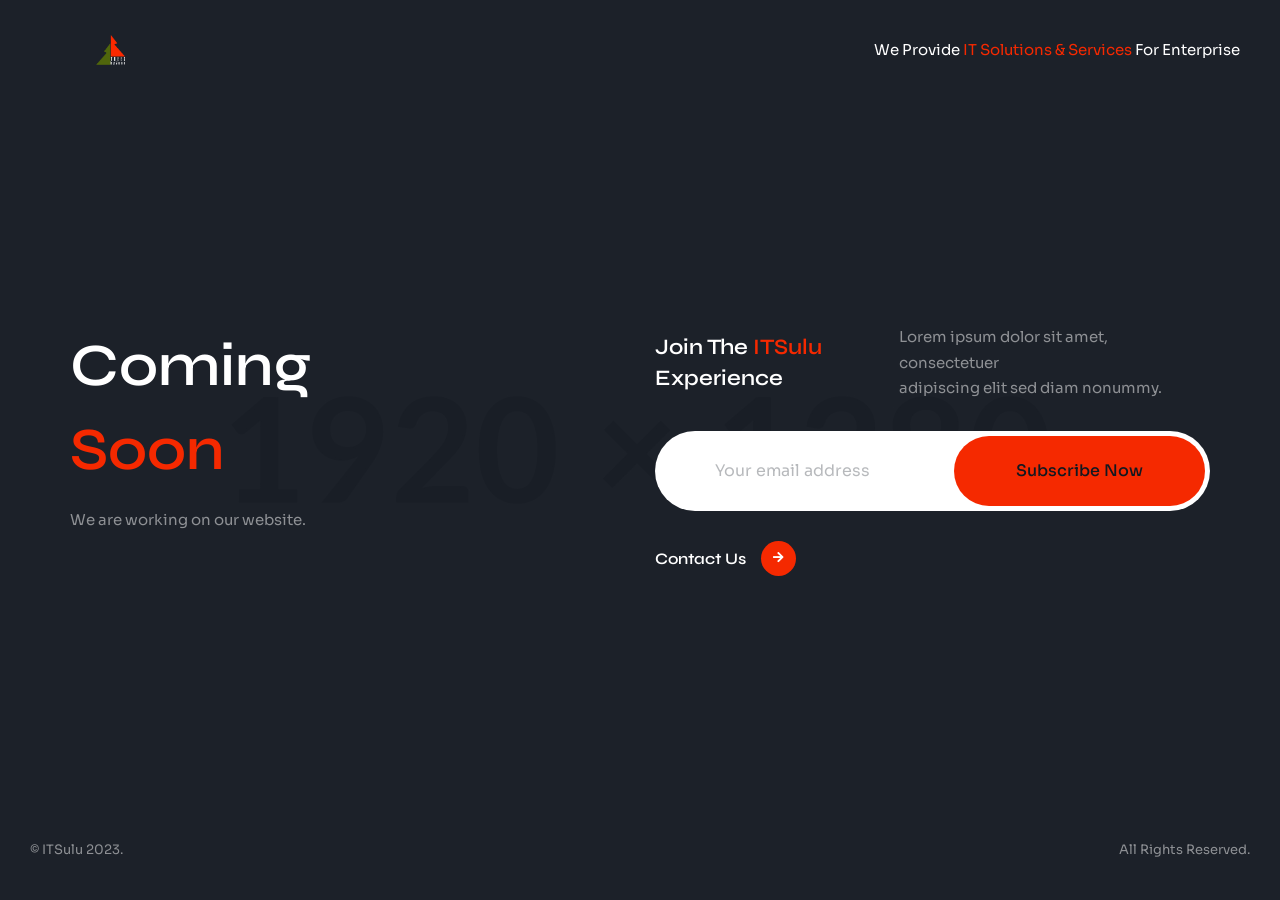
<file: template/coming-soon.html>
<!DOCTYPE html>
<html lang="zxx">

<head>
    <meta charset="UTF-8">
    <meta name="viewport" content="width=device-width, initial-scale=1.0">
    <meta http-equiv="X-UA-Compatible" content="ie=edge">

    <!-- bootstrap grid css -->
    <link rel="stylesheet" href="css/plugins/bootstrap-grid.css">
    <!-- font awesome css -->
    <link rel="stylesheet" href="css/plugins/font-awesome.min.css">
    <!-- swiper css -->
    <link rel="stylesheet" href="css/plugins/swiper.min.css">
    <!-- itsulu css -->
    <link rel="stylesheet" href="css/style.css">
    <title>ITSulu</title>
</head>

<body>

    <!-- wrapper -->
    <div class="mil-wrapper">
        <!-- top bar -->
        <div class="mil-top-position mil-fixed">
            <div class="mil-top-panel mil-top-panel-transparent mil-animated">
                <!-- mil-top-panel-transparent -->
                <div class="container-fluid">
                    <a href="home-1.html" class="mil-logo" style="width: 140px"></a>
                    <div class="mil-navigation">
                        
                        <p class="mil-light">We Provide <span class="mil-accent">IT Solutions & Services</span> For Enterprise</p>

                    </div>
                    <!-- mobile menu button -->
                    <div class="mil-menu-btn">
                        <span></span>
                    </div>
                    <!-- mobile menu button end -->
                </div>
            </div>
        </div>
        <!-- top bar end -->

        <!-- coming soon -->
        <div class="mil-dark-bg mil-add-page">
            <img src="img/photo/20.jpg" alt="background" class="mil-background-image">
            <div class="mil-overlay"></div>
            <div class="container">
                <div class="row justify-content-between">
                    <div class="col-xl-4">

                        <h1 class="mil-light mil-mb-15">Coming <span class="mil-accent">Soon</span></h1>
                        <p class="mil-light-soft">We are working on our website.</p>

                    </div>
                    <div class="col-xl-6">

                        <div class="row align-items-center">
                            <div class="col-lg-5">

                                <h4 class="mil-light mil-mb-30">Join The <span class="mil-accent">ITSulu</span><br> Experience</h4>

                            </div>
                            <div class="col-lg-7">

                                <p class="mil-light-soft mil-mb-30">Lorem ipsum dolor sit amet, consectetuer <br>adipiscing elit sed diam nonummy.</p>

                            </div>
                        </div>

                        <form class="mil-subscribe-form mil-mb-30">
                            <input type="text" placeholder="Your email address">
                            <button type="submit" class="mil-button mil-accent-bg">Subscribe Now</button>
                        </form>
                        
                        <a href="contact.html" class="mil-link mil-light"><span>Contact Us</span><i class="fas fa-arrow-right"></i></a>

                    </div>
                </div>
            </div>
        </div>
        <!-- coming soon end -->

        <div class="mil-addition-bottom">
            <div class="container-fluid">
                <p class="mil-text-sm mil-light-soft">© ITSulu 2023.</p>
                <p class="mil-text-sm mil-light-soft">All Rights Reserved.</p>
            </div>
        </div>

    </div>
    <!-- wrapper end -->

    <!-- jQuery js -->
    <script src="js/plugins/jquery.min.js"></script>
    <!-- swiper js -->
    <script src="js/plugins/swiper.min.js"></script>
    <!-- itsulu js -->
    <script src="js/main.js"></script>

</body>

</html>
</file>
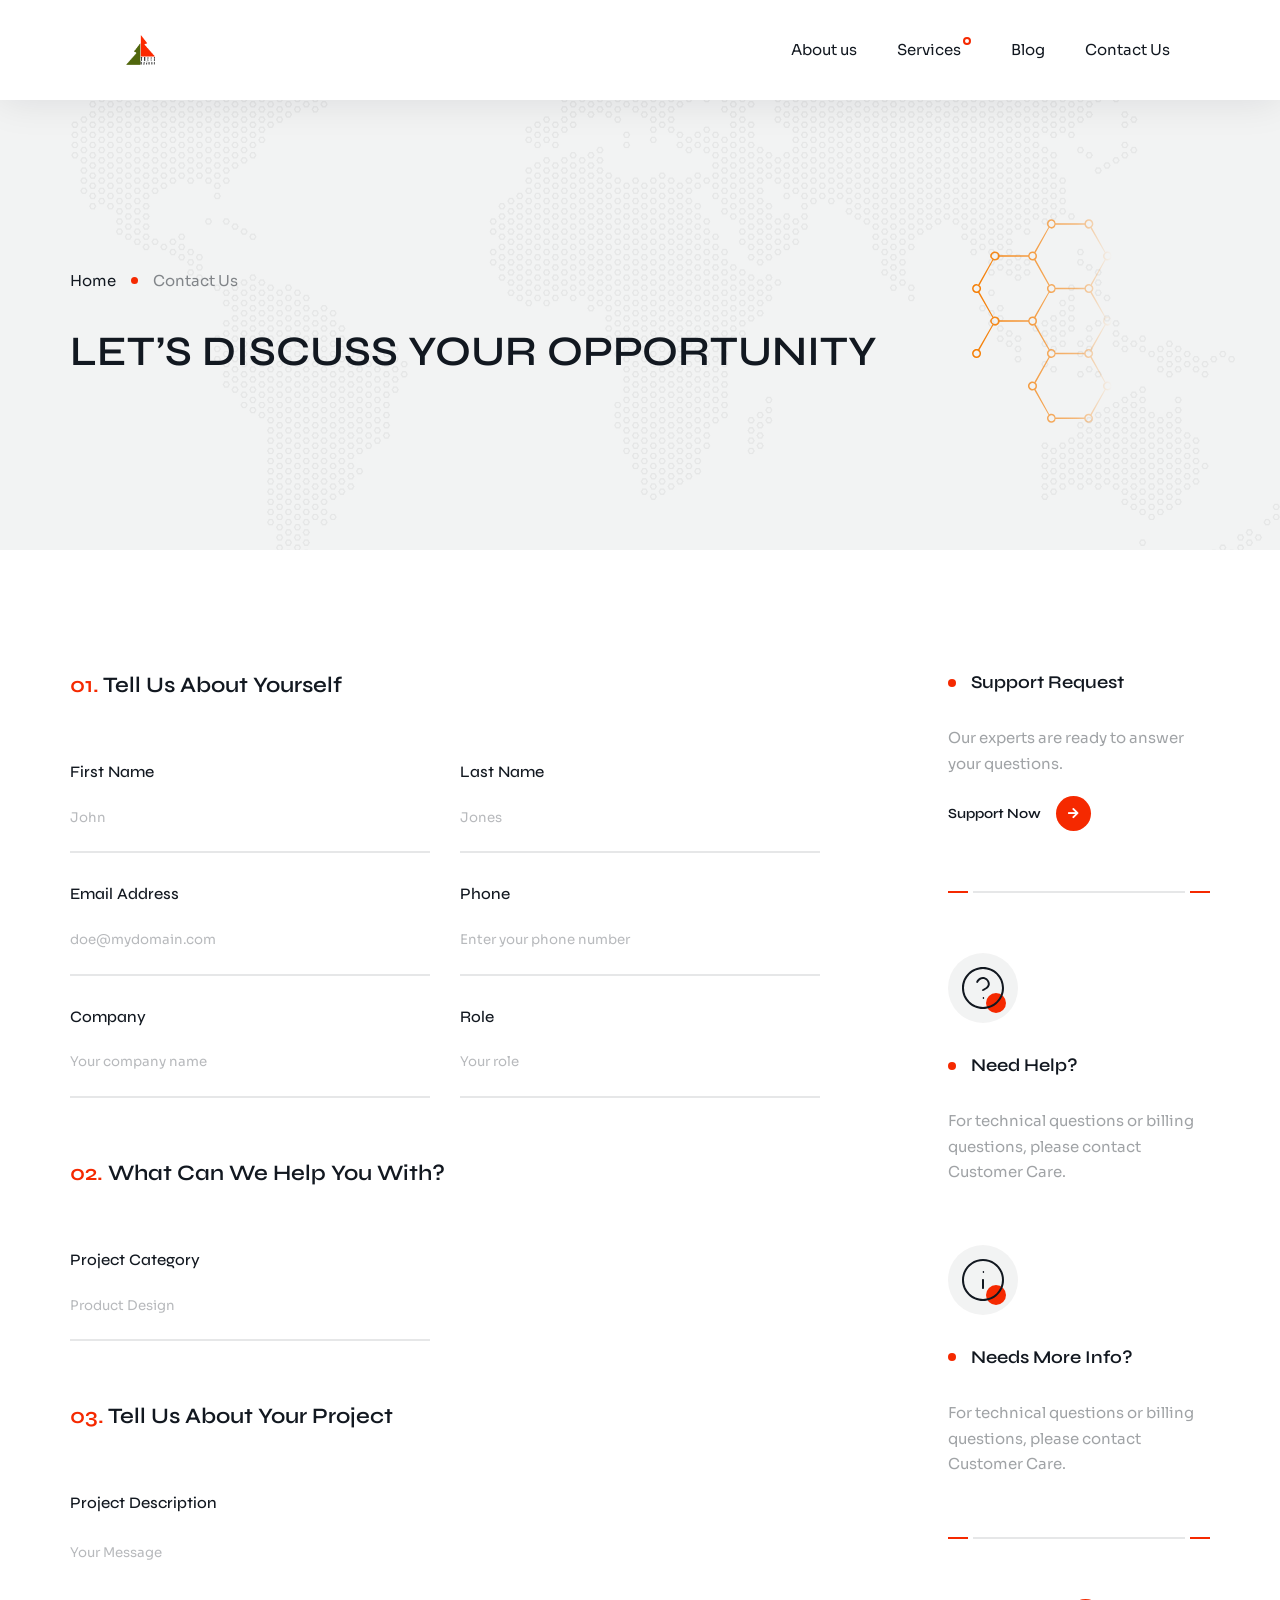
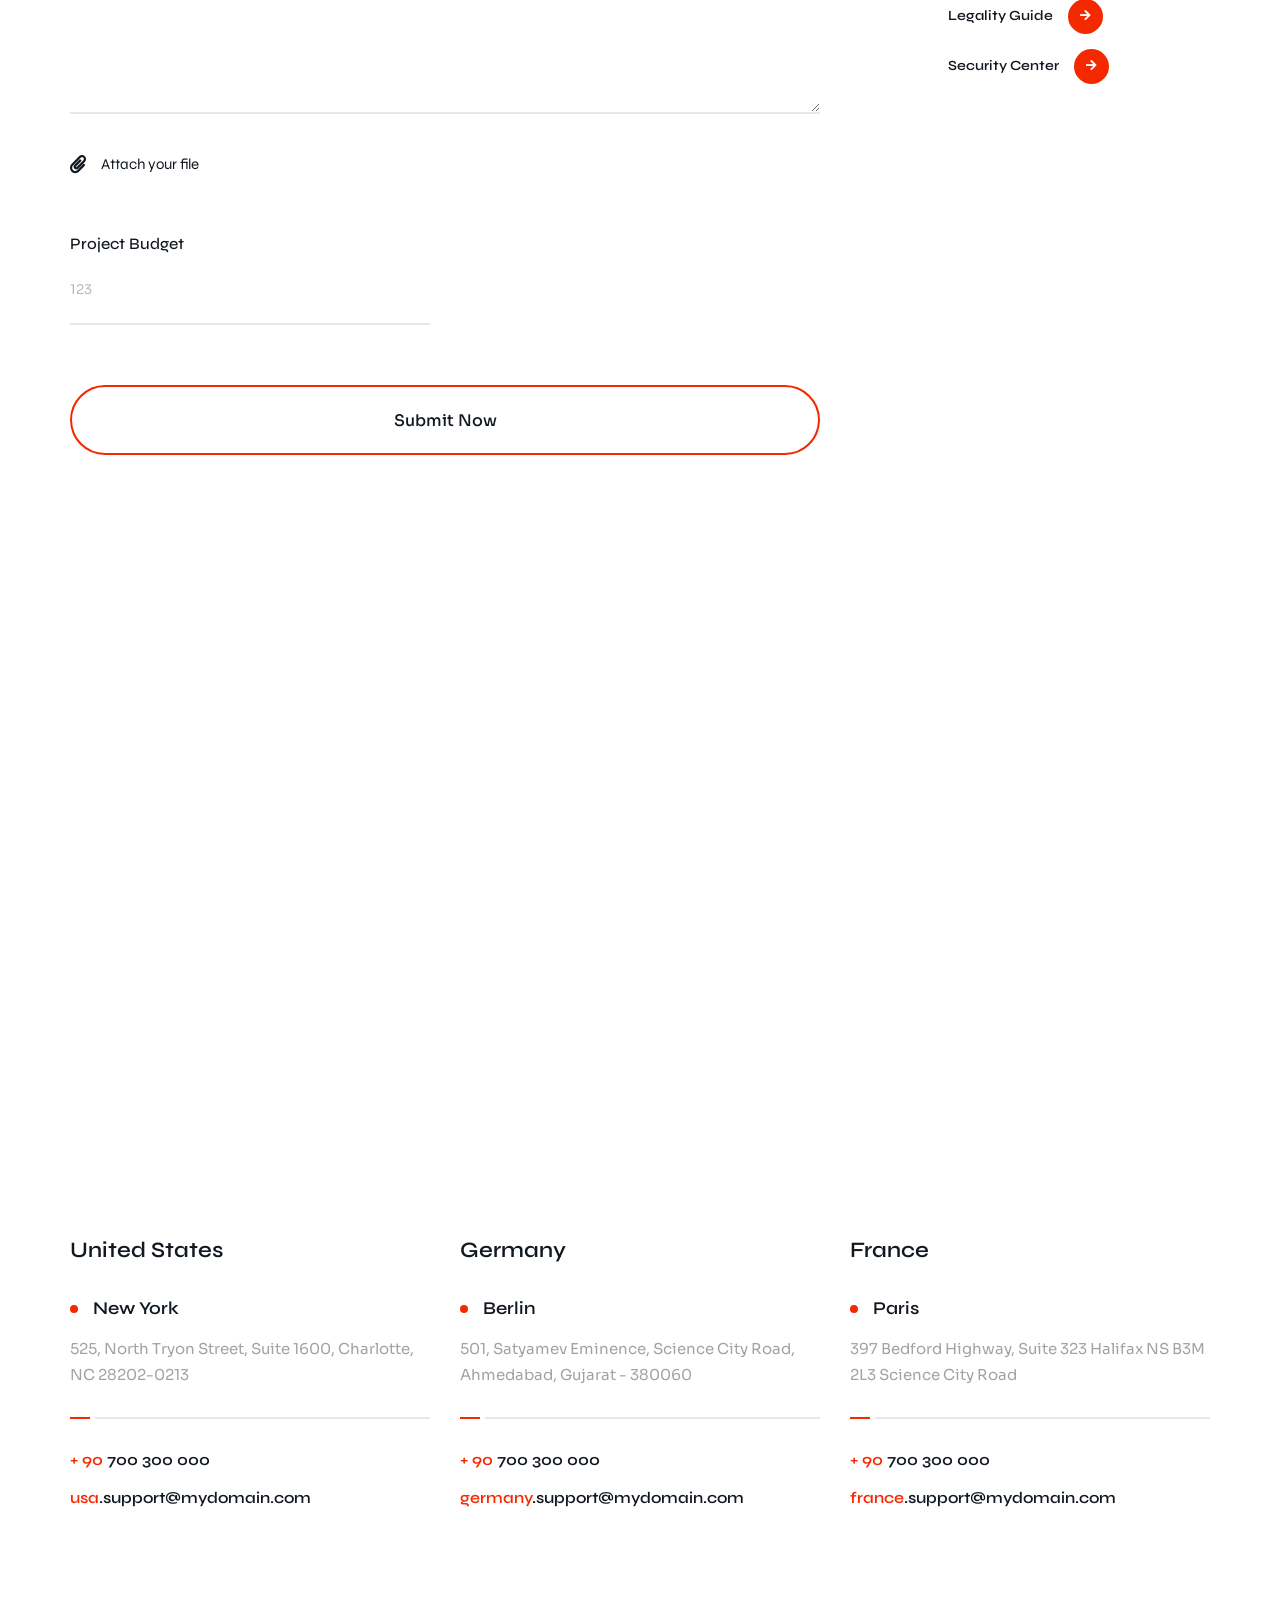
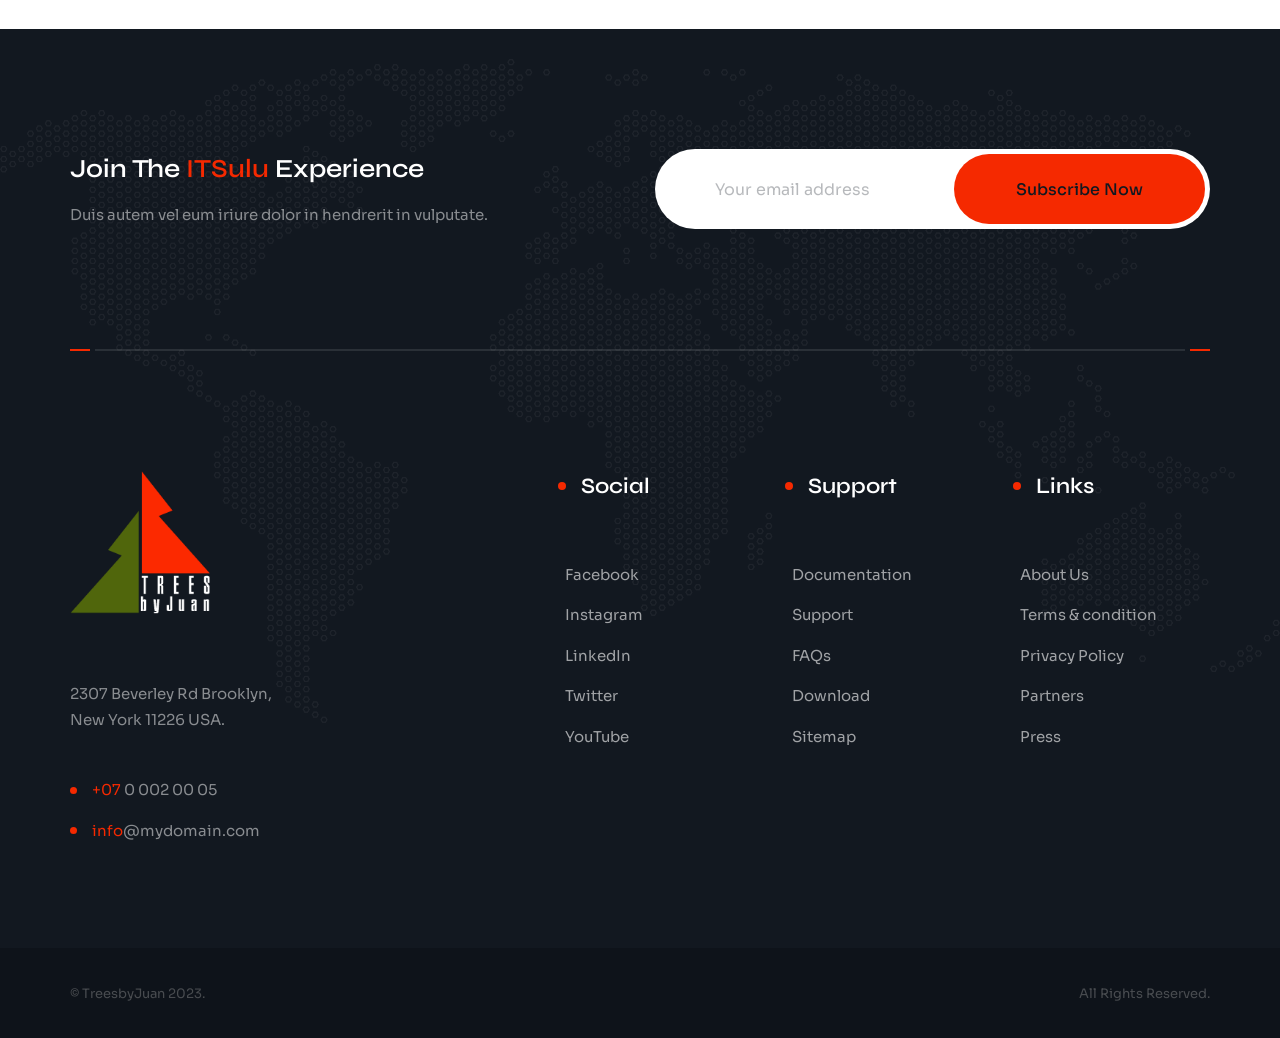
<file: template/contact.html>
<!DOCTYPE html>
<html lang="zxx">

<head>
    <meta charset="UTF-8">
    <meta name="viewport" content="width=device-width, initial-scale=1.0">
    <meta http-equiv="X-UA-Compatible" content="ie=edge">

    <!-- bootstrap grid css -->
    <link rel="stylesheet" href="css/plugins/bootstrap-grid.css">
    <!-- font awesome css -->
    <link rel="stylesheet" href="css/plugins/font-awesome.min.css">
    <!-- swiper css -->
    <link rel="stylesheet" href="css/plugins/swiper.min.css">
    <!-- itsulu css -->
    <link rel="stylesheet" href="css/style.css">
    <title>TreesbyJuan</title>
</head>

<body>

    <!-- wrapper -->
    <div class="mil-wrapper">
        <!-- top bar -->
        <div class="mil-top-position mil-fixed">
            <div class="mil-top-panel">
                <!-- mil-top-panel-transparent -->
                <div class="container">
                    <a href="home-1.html" class="mil-logo" style="width: 140px"></a>
                    <div class="mil-navigation">
                        <nav>
                            <ul>
                                <!-- <li class="mil-has-children">
                                    <a href="#.">Enterprise</a>
                                    <ul>
                                        <li><a href="about.html">About us</a></li>
                                        <li><a href="team.html">Team</a></li>
                                        <li><a href="team-single.html">Team Member</a></li>
                                        <li><a href="careers.html">Careers</a></li>
                                        <li><a href="prices.html">Prices</a></li>
                                        <li><a href="faq.html">FAQ</a></li>
                                        <li><a href="event.html">Event</a></li>
                                    </ul>
                                </li> -->
                                <li><a href="about.html">About us</a></li>
                                <li class="mil-has-children">
                                    <a href="#.">Services</a>
                                    <ul>
                                        <li><a href="service-1.html">Service 1</a></li>
                                        <li><a href="service-2.html">Service 2</a></li>
                                        <li><a href="service-3.html">Service 3</a></li>
                                        <!-- <li><a href="service-4.html">Service 4</a></li> -->
                                    </ul>
                                </li>
                                <!-- <li class="mil-has-children">
                                    <a href="#.">Solutions</a>
                                    <ul>
                                        <li><a href="solution-1.html">Solution 1</a></li>
                                        <li><a href="solution-2.html">Solution 2</a></li>
                                        <li><a href="solution-3.html">Solution 3</a></li>
                                    </ul>
                                </li> -->
                                <li><a href="blog.html">Blog</a></li>
                                <li><a href="contact.html">Contact Us</a></li>
                                <!-- <li class="mil-has-children">
                                    <a href="#.">Other</a>
                                    <ul>
                                        <li><a href="coming-soon.html">Coming Soon</a></li>
                                        <li><a href="404.html">404</a></li>
                                    </ul>
                                </li> -->
                            </ul>
                            <!-- <div class="mil-search-icon">
                                <svg width="21" height="20" viewBox="0 0 21 20" fill="none" xmlns="http://www.w3.org/2000/svg">
                                    <path fill-rule="evenodd" clip-rule="evenodd" d="M20.5848 19.7029C20.3908 19.8999 20.1358 19.997 19.8808 19.997C19.6268 19.997 19.3718 19.8999 19.1778 19.7029L15.5118 16.2199C13.9778 17.2549 12.3798 17.997 9.92584 17.997C4.98484 17.997 0.964844 13.959 0.964844 8.99695C0.964844 4.34995 4.98484 0.199951 9.92584 0.199951C14.8668 0.199951 18.8858 4.34995 18.8858 8.99695C18.8858 11.118 18.1468 13.68 16.9188 14.608L20.5848 18.29C20.9738 18.681 20.9738 19.3129 20.5848 19.7029ZM9.92584 1.99695C6.82984 1.99695 2.95684 5.13695 2.95684 8.99695C2.95684 12.857 6.82984 15.998 9.92584 15.998C11.8398 15.998 13.5758 15.217 14.8368 13.957C14.8408 13.952 14.8418 13.945 14.8468 13.941C14.8518 13.936 14.8578 13.935 14.8628 13.93C16.1168 12.663 16.8948 10.92 16.8948 8.99695C16.8948 5.13695 13.7678 1.99695 9.92584 1.99695Z" />
                                </svg>
                            </div> -->
                        </nav>

                    </div>
                    <!-- mobile menu button -->
                    <div class="mil-menu-btn">
                        <span></span>
                    </div>
                    <!-- mobile menu button end -->
                </div>
            </div>
        </div>
        <!-- top bar end -->

        <!-- banner -->
        <div class="mil-banner-sm mil-deep-bg">
            <img src="img/deco/map.png" alt="background" class="mil-background-image">
            <div class="mil-deco mil-deco-accent" style="top: 47%; right: 10%; transform: rotate(90deg)"></div>
            <div class="mil-banner-content">
                <div class="container mil-relative">
                    <ul class="mil-breadcrumbs mil-mb-30">
                        <li><a href="home-1.html">Home</a></li>
                        <li><a href="contact.html">Contact Us</a></li>
                    </ul>
                    <h2 class="mil-uppercase">Let’s discuss your opportunity</h2>
                </div>
            </div>
        </div>
        <!-- banner end -->

        <!-- contact -->
        <section class="mil-contact mil-p-120-0">
            <div class="container">
                <div class="row justify-content-between">
                    <div class="col-lg-8 col-xl-8 mil-mb-120">

                        <form id="formContact" method="post" enctype="multipart/form-data">

                            <h4 class="mil-mb-60"><span class="mil-accent">01.</span> Tell Us About Yourself</h4>

                            <div class="row">
                                <div class="col-lg-6">

                                    <div class="mil-input-frame mil-dark-input mil-mb-30">
                                        <label class="mil-h6 mil-dark"><span>First Name</span></label>
                                        <input type="text" name="first_name" required placeholder="John">
                                    </div>

                                </div>
                                <div class="col-lg-6">

                                    <div class="mil-input-frame mil-dark-input mil-mb-30">
                                        <label class="mil-h6"><span>Last Name</span></label>
                                        <input type="text" name="last_name" required placeholder="Jones">
                                    </div>

                                </div>
                                <div class="col-lg-6">

                                    <div class="mil-input-frame mil-dark-input mil-mb-30">
                                        <label class="mil-h6"><span>Email Address</span></label>
                                        <input type="email" name="email" required placeholder="doe@mydomain.com">
                                    </div>

                                </div>
                                <div class="col-lg-6">

                                    <div class="mil-input-frame mil-dark-input mil-mb-30">
                                        <label class="mil-h6"><span>Phone</span></label>
                                        <input type="tel" name="phone" placeholder="Enter your phone number">
                                    </div>

                                </div>
                                <div class="col-lg-6">


                                    <div class="mil-input-frame mil-dark-input mil-mb-30">
                                        <label class="mil-h6 mil-dark"><span>Company</span></label>
                                        <input type="text" name="company" placeholder="Your company name">
                                    </div>

                                </div>
                                <div class="col-lg-6 mil-mb-30">

                                    <div class="mil-input-frame mil-dark-input mil-mb-30">
                                        <label class="mil-h6 mil-dark"><span>Role</span></label>
                                        <input type="text" name="role" placeholder="Your role">
                                    </div>

                                </div>
                            </div>

                            <h4 class="mil-mb-60"><span class="mil-accent">02.</span> What Can We Help You With?</h4>

                            <div class="row">
                                <div class="col-lg-6 mil-mb-30">

                                    <div class="mil-input-frame mil-dark-input mil-mb-30">
                                        <label class="mil-h6 mil-dark"><span>Project Category</span></label>
                                        <input type="text" name="category" placeholder="Product Design">
                                    </div>

                                </div>
                            </div>

                            <h4 class="mil-mb-60"><span class="mil-accent">03.</span> Tell Us About Your Project</h4>

                            <div class="row">

                                <div class="col-lg-12">

                                    <div class="mil-input-frame mil-dark-input mil-mb-30">
                                        <label class="mil-h6"><span>Project Description</span></label>
                                        <textarea placeholder="Your Message" name="message" class="mil-shortened"></textarea>
                                    </div>

                                </div>

                                <div class="col-lg-12">
                                    <div class="mil-attach-frame mil-dark mil-mb-30">
                                        <i class="fas fa-paperclip"></i>
                                        <label class="mil-custom-file-input">
                                            <span>Attach your file</span>
                                            <input 
                                              type="file" 
                                              name="userfile"
                                              id="mil-file-input"
                                              accept="application/msword, application/vnd.ms-excel, application/vnd.ms-powerpoint,
                                              text/plain, application/pdf, image/*"
                                            >
                                        </label>
                                        <p class="mil-text-sm mil-light-soft">up to 20MB</p>
                                    </div>
                                </div>

                                <div class="col-lg-6 mil-mb-30">

                                    <div class="mil-input-frame mil-dark-input mil-mb-30">
                                        <label class="mil-h6 mil-dark"><span>Project Budget</span></label>
                                        <input type="number" name="budget" placeholder="123">
                                    </div>

                                </div>

                                <div class="col-lg-12">

                                    <button type="submit" class="mil-button mil-border mil-fw"><span>Submit Now</span></button>

                                </div>

                            </div>
                            
                            <div class="alert-success" style="display: none;"><h5>Thanks, your message is sent successfully.</h5></div>
                            <div class="alert-error" style="display: none;"><h5>Error! Message could not be sent.</h5></div>
                        </form>

                    </div>
                    <div class="col-lg-4 col-xl-3 mil-mb-120">

                        <div class="mil-mb-60">
                            <h5 class="mil-list-title mil-mb-30">Support Request</h5>
                            <p class="mil-mb-20">Our experts are ready to answer your questions.</p>
                            <a href="contact.html" class="mil-link mil-link-sm"><span>Support Now</span><i class="fas fa-arrow-right"></i></a>
                        </div>

                        <div class="mil-divider mil-mb-60"></div>

                        <div class="mil-mb-60">
                            <div class="mil-icon-frame mil-icon-frame-md mil-icon-bg mil-mb-30">
                                <img src="img/icons/md/8.svg" alt="icon">
                            </div>
                            <h5 class="mil-list-title mil-mb-30">Need Help?</h5>
                            <p>For technical questions or billing questions, please contact Customer Care.</p>
                        </div>

                        <div class="mil-mb-60">
                            <div class="mil-icon-frame mil-icon-frame-md mil-icon-bg mil-mb-30">
                                <img src="img/icons/md/9.svg" alt="icon">
                            </div>
                            <h5 class="mil-list-title mil-mb-30">Needs More Info?</h5>
                            <p>For technical questions or billing questions, please contact Customer Care.</p>
                        </div>

                        <div class="mil-divider mil-mb-60"></div>

                        <a href="contact.html" class="mil-link mil-link-sm mil-mb-15"><span>Legality Guide</span><i class="fas fa-arrow-right"></i></a><br>
                        <a href="contact.html" class="mil-link mil-link-sm"><span>Security Center</span><i class="fas fa-arrow-right"></i></a>

                    </div>
                </div>
            </div>
        </section>
        <!-- contact end -->

        <!-- map -->
        <div>
            <div class="mil-map-frame">
                <iframe src="https://www.google.com/maps/embed?pb=!1m14!1m8!1m3!1d48389.289421122936!2d-74.0577166!3d40.7107384!3m2!1i1024!2i768!4f13.1!3m3!1m2!1s0x89c250aee3ee6da7%3A0xe8a316c6c836011f!2sBuddy&#39;s%20JC!5e0!3m2!1sen!2sua!4v1682071433844!5m2!1sen!2sua" width="600" height="450" style="border:0;" allowfullscreen="" loading="lazy" referrerpolicy="no-referrer-when-downgrade"></iframe>
            </div>
            <div class="container"></div>
        </div>
        <!-- map end -->

        <!-- contact info -->
        <section class="mil-p-120-60">
            <div class="container">
                <div class="row">
                    <div class="col-xl-4">

                        <div class="mil-mb-60">
                            <h4 class="mil-mb-30">United States</h4>
                            <h5 class="mil-list-title mil-mb-15">New York</h5>
                            <p class="mil-mb-30">525, North Tryon Street, Suite 1600, Charlotte, NC 28202-0213</p>
                            <div class="mil-divider mil-divider-left mil-mb-30"></div>

                            <h6 class="mil-mb-15"><span class="mil-accent">+ 90</span> 700 300 000</h6>
                            <h6><span class="mil-accent">usa</span>.support@mydomain.com</h6>
                        </div>

                    </div>
                    <div class="col-xl-4">

                        <div class="mil-mb-60">
                            <h4 class="mil-mb-30">Germany</h4>
                            <h5 class="mil-list-title mil-mb-15">Berlin</h5>
                            <p class="mil-mb-30">501, Satyamev Eminence, Science City Road,
                                Ahmedabad, Gujarat - 380060</p>
                            <div class="mil-divider mil-divider-left mil-mb-30"></div>

                            <h6 class="mil-mb-15"><span class="mil-accent">+ 90</span> 700 300 000</h6>
                            <h6><span class="mil-accent">germany</span>.support@mydomain.com</h6>
                        </div>

                    </div>
                    <div class="col-xl-4">

                        <div class="mil-mb-60">
                            <h4 class="mil-mb-30">France</h4>
                            <h5 class="mil-list-title mil-mb-15">Paris</h5>
                            <p class="mil-mb-30">397 Bedford Highway, Suite 323 Halifax NS B3M 2L3 Science City Road</p>
                            <div class="mil-divider mil-divider-left mil-mb-30"></div>

                            <h6 class="mil-mb-15"><span class="mil-accent">+ 90</span> 700 300 000</h6>
                            <h6><span class="mil-accent">france</span>.support@mydomain.com</h6>
                        </div>

                    </div>
                </div>
            </div>
        </section>
        <!-- contact info end -->

        <!-- footer -->
        <footer class="mil-dark-bg">
            <img src="img/deco/map.png" alt="background" class="mil-footer-bg">
            <div class="container">
                <div class="mil-footer-content">
                    <div class="row align-items-center mil-p-120-60">
                        <div class="col-xl-6 mil-mb-60">

                            <h3 class="mil-light mil-mb-15">Join The <span class="mil-accent">ITSulu</span> Experience</h3>

                            <p class="mil-light-soft">Duis autem vel eum iriure dolor in hendrerit in vulputate.</p>

                        </div>
                        <div class="col-xl-6 mil-mb-60">

                            <form class="mil-subscribe-form">
                                <input type="text" placeholder="Your email address">
                                <button type="submit" class="mil-button mil-accent-bg">Subscribe Now</button>
                            </form>

                        </div>
                    </div>
                    <div class="mil-divider mil-light"></div>
                    <div class="row justify-content-between mil-p-120-60">
                        <div class="col-md-3 col-lg-3 col-xl-3 mil-mb-30">

                            <img src="img/logo/logo-light.png" alt="" class="mil-logo mil-mb-60" style="width: 140px">

                            <p class="mil-light mil-light-soft" style="margin-bottom: 45px">2307 Beverley Rd Brooklyn, <br>New York 11226 USA.</p>

                            <ul class="mil-simple-list mil-mb-15">
                                <li class="mil-light"><span class="mil-accent">+07</span>&nbsp;<span class="mil-light-soft">0 002 00 05</span></li>
                                <li><span class="mil-accent">info</span><span class="mil-light mil-light-soft">@mydomain.com</span></li>
                            </ul>

                        </div>
                        <div class="col-md-8 col-lg-7 col-xl-7">

                            <div class="row justify-content-end">
                                <div class="col-md-4 col-lg-4 mil-mb-60">

                                    <h4 class="mil-list-title mil-light mil-mb-60">Social</h4>

                                    <ul class="mil-hover-link-list mil-light">
                                        <li>
                                            <a href="#.">Facebook</a>
                                        </li>
                                        <li>
                                            <a href="#.">Instagram</a>
                                        </li>
                                        <li>
                                            <a href="#.">LinkedIn</a>
                                        </li>
                                        <li>
                                            <a href="#.">Twitter</a>
                                        </li>
                                        <li>
                                            <a href="#.">YouTube</a>
                                        </li>
                                    </ul>

                                </div>
                                <div class="col-md-4 col-lg-4 mil-mb-60">

                                    <h4 class="mil-list-title mil-light mil-mb-60">Support</h4>

                                    <ul class="mil-hover-link-list mil-light">
                                        <li>
                                            <a href="#.">Documentation</a>
                                        </li>
                                        <li>
                                            <a href="#.">Support</a>
                                        </li>
                                        <li>
                                            <a href="#.">FAQs</a>
                                        </li>
                                        <li>
                                            <a href="#.">Download</a>
                                        </li>
                                        <li>
                                            <a href="#.">Sitemap</a>
                                        </li>
                                    </ul>

                                </div>
                                <div class="col-md-4 col-lg-4 mil-mb-60">

                                    <h4 class="mil-list-title mil-light mil-mb-60">Links</h4>

                                    <ul class="mil-hover-link-list mil-light">
                                        <li>
                                            <a href="#.">About Us</a>
                                        </li>
                                        <li>
                                            <a href="#.">Terms & condition</a>
                                        </li>
                                        <li>
                                            <a href="#.">Privacy Policy</a>
                                        </li>
                                        <li>
                                            <a href="#.">Partners</a>
                                        </li>
                                        <li>
                                            <a href="#.">Press</a>
                                        </li>
                                    </ul>

                                </div>
                            </div>

                        </div>
                    </div>
                </div>

            </div>
            <div class="mil-footer-bottom">
                <div class="container">
                    <p class="mil-text-sm mil-light">© TreesbyJuan 2023.</p>
                    <p class="mil-text-sm mil-light">All Rights Reserved.</p>
                </div>
            </div>
        </footer>
        <!-- footer end -->

    </div>
    <!-- wrapper end -->

    <!-- jQuery js -->
    <script src="js/plugins/jquery.min.js"></script>
    <!-- swiper js -->
    <script src="js/plugins/swiper.min.js"></script>
    <!-- itsulu js -->
    <script src="js/main.js"></script>
    <script src="js/forms.js"></script>

</body>

</html>
</file>
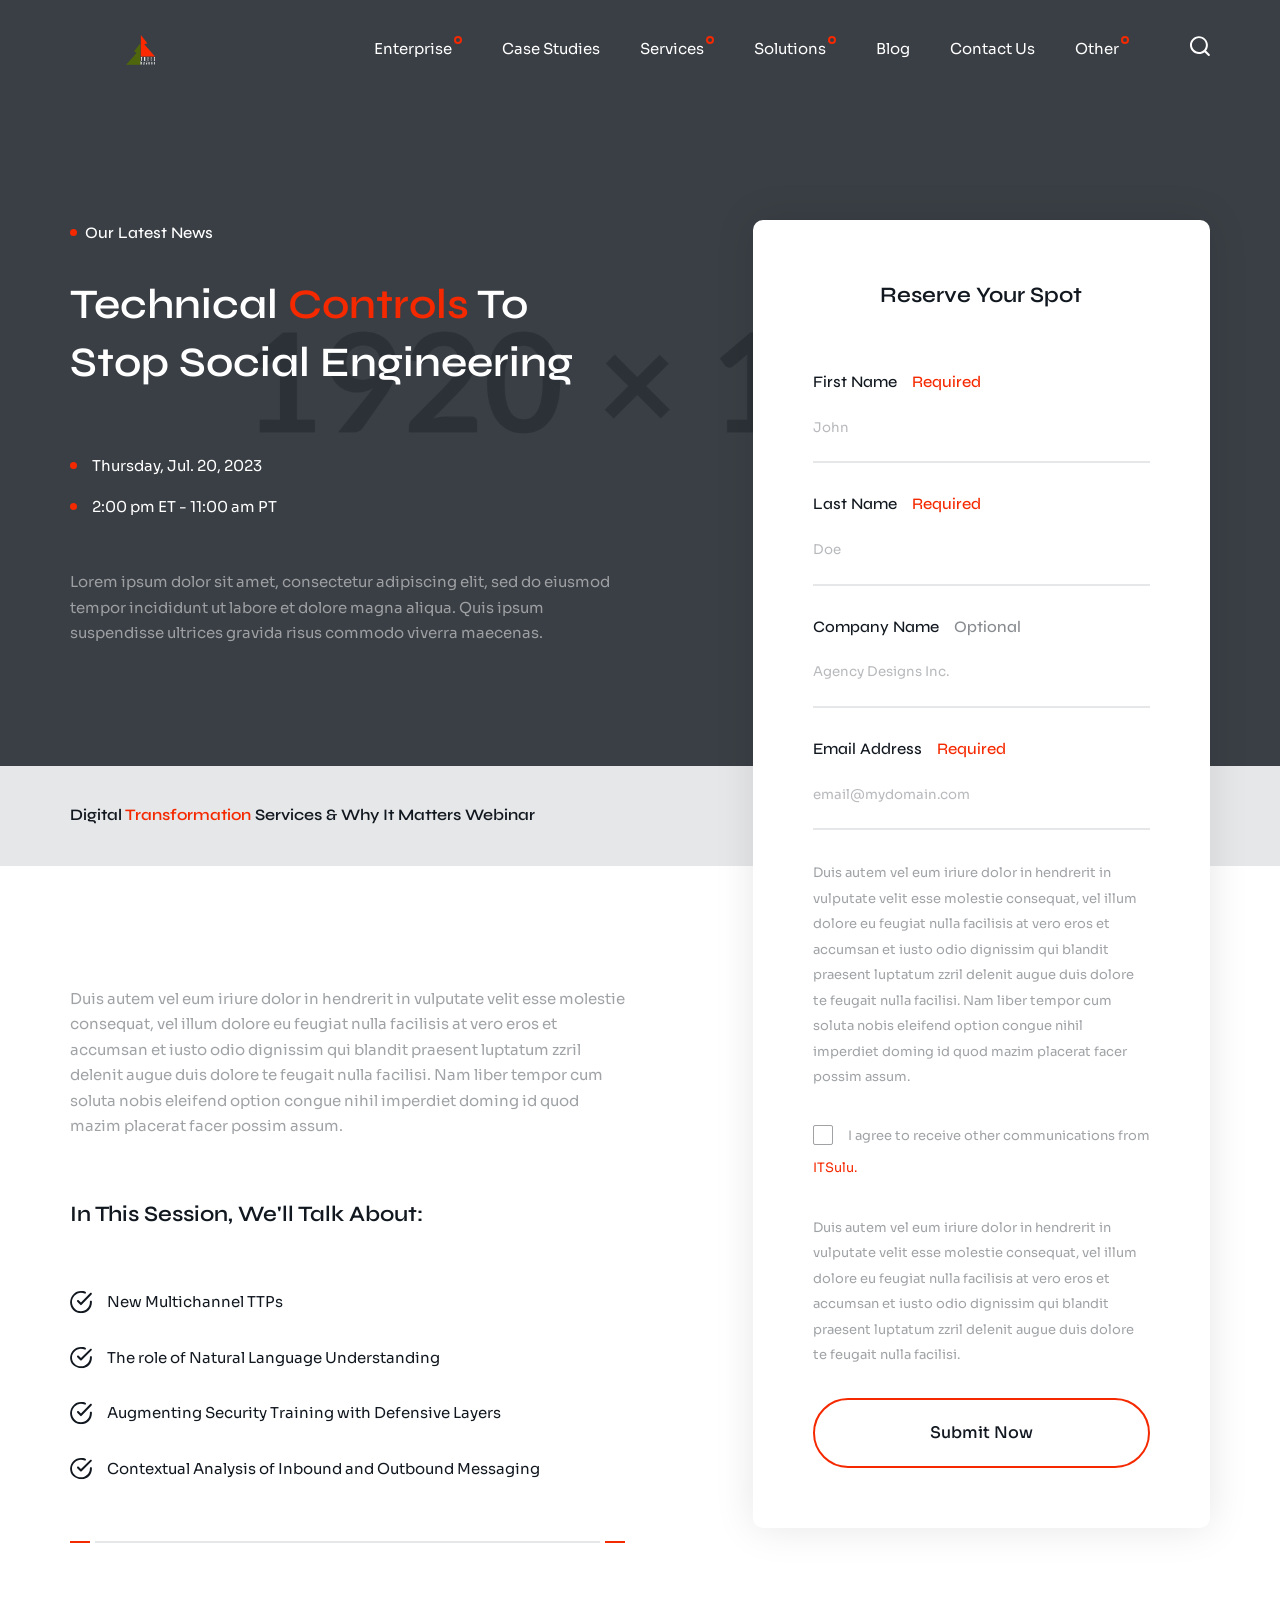
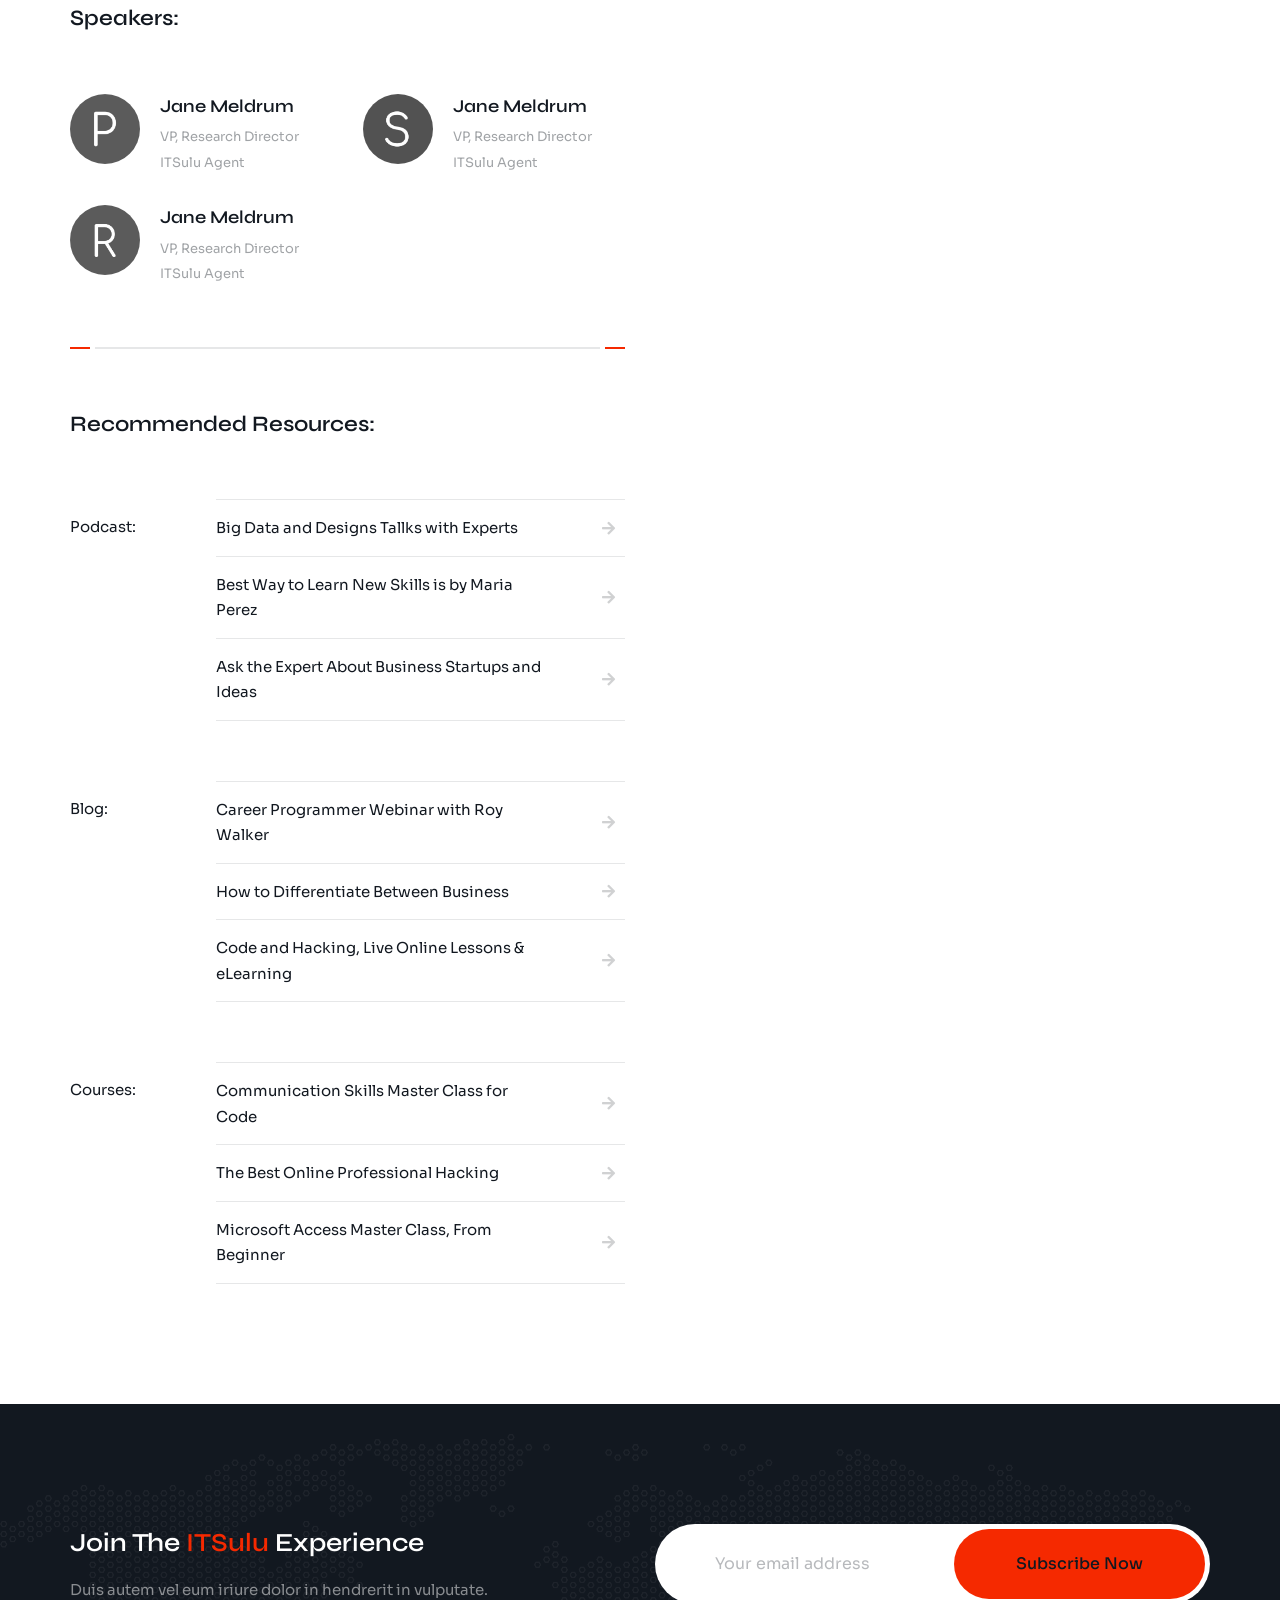
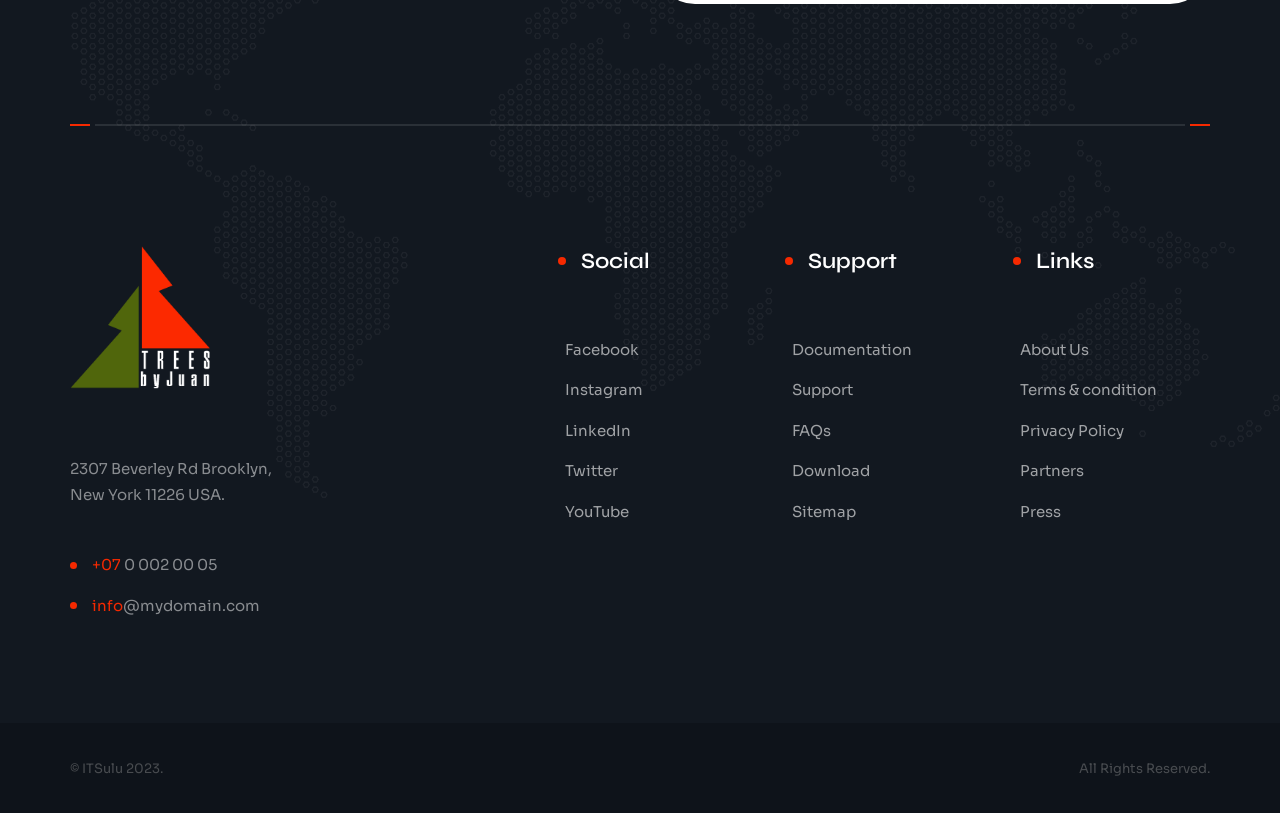
<file: template/event.html>
<!DOCTYPE html>
<html lang="zxx">

<head>
    <meta charset="UTF-8">
    <meta name="viewport" content="width=device-width, initial-scale=1.0">
    <meta http-equiv="X-UA-Compatible" content="ie=edge">

    <!-- bootstrap grid css -->
    <link rel="stylesheet" href="css/plugins/bootstrap-grid.css">
    <!-- font awesome css -->
    <link rel="stylesheet" href="css/plugins/font-awesome.min.css">
    <!-- swiper css -->
    <link rel="stylesheet" href="css/plugins/swiper.min.css">
    <!-- itsulu css -->
    <link rel="stylesheet" href="css/style.css">
    <title>ITSulu</title>
</head>

<body>

    <!-- wrapper -->
    <div class="mil-wrapper">
        <!-- top bar -->
        <div class="mil-top-position mil-fixed">
            <div class="mil-top-panel mil-top-panel-transparent mil-animated">
                <!-- mil-top-panel-transparent -->
                <div class="container">
                    <a href="home-1.html" class="mil-logo" style="width: 140px"></a>
                    <div class="mil-navigation">
                        <nav>
                            <ul>
                                <li class="mil-has-children">
                                    <a href="#.">Enterprise</a>
                                    <ul>
                                        <li><a href="about.html">About us</a></li>
                                        <li><a href="team.html">Team</a></li>
                                        <li><a href="team-single.html">Team Member</a></li>
                                        <li><a href="careers.html">Careers</a></li>
                                        <li><a href="prices.html">Prices</a></li>
                                        <li><a href="faq.html">FAQ</a></li>
                                        <li><a href="event.html">Event</a></li>
                                    </ul>
                                </li>
                                <li><a href="portfolio.html">Case Studies</a></li>
                                <li class="mil-has-children">
                                    <a href="#.">Services</a>
                                    <ul>
                                        <li><a href="service-1.html">Service 1</a></li>
                                        <li><a href="service-2.html">Service 2</a></li>
                                        <li><a href="service-3.html">Service 3</a></li>
                                        <li><a href="service-4.html">Service 4</a></li>
                                    </ul>
                                </li>
                                <li class="mil-has-children">
                                    <a href="#.">Solutions</a>
                                    <ul>
                                        <li><a href="solution-1.html">Solution 1</a></li>
                                        <li><a href="solution-2.html">Solution 2</a></li>
                                        <li><a href="solution-3.html">Solution 3</a></li>
                                    </ul>
                                </li>
                                <li><a href="blog.html">Blog</a></li>
                                <li><a href="contact.html">Contact Us</a></li>
                                <li class="mil-has-children">
                                    <a href="#.">Other</a>
                                    <ul>
                                        <li><a href="coming-soon.html">Coming Soon</a></li>
                                        <li><a href="404.html">404</a></li>
                                    </ul>
                                </li>
                            </ul>
                            <div class="mil-search-icon">
                                <svg width="21" height="20" viewBox="0 0 21 20" fill="none" xmlns="http://www.w3.org/2000/svg">
                                    <path fill-rule="evenodd" clip-rule="evenodd" d="M20.5848 19.7029C20.3908 19.8999 20.1358 19.997 19.8808 19.997C19.6268 19.997 19.3718 19.8999 19.1778 19.7029L15.5118 16.2199C13.9778 17.2549 12.3798 17.997 9.92584 17.997C4.98484 17.997 0.964844 13.959 0.964844 8.99695C0.964844 4.34995 4.98484 0.199951 9.92584 0.199951C14.8668 0.199951 18.8858 4.34995 18.8858 8.99695C18.8858 11.118 18.1468 13.68 16.9188 14.608L20.5848 18.29C20.9738 18.681 20.9738 19.3129 20.5848 19.7029ZM9.92584 1.99695C6.82984 1.99695 2.95684 5.13695 2.95684 8.99695C2.95684 12.857 6.82984 15.998 9.92584 15.998C11.8398 15.998 13.5758 15.217 14.8368 13.957C14.8408 13.952 14.8418 13.945 14.8468 13.941C14.8518 13.936 14.8578 13.935 14.8628 13.93C16.1168 12.663 16.8948 10.92 16.8948 8.99695C16.8948 5.13695 13.7678 1.99695 9.92584 1.99695Z" />
                                </svg>
                            </div>
                        </nav>

                    </div>
                    <!-- mobile menu button -->
                    <div class="mil-menu-btn">
                        <span></span>
                    </div>
                    <!-- mobile menu button end -->
                </div>
            </div>
        </div>
        <!-- top bar end -->

        <!-- banner -->
        <div class="mil-banner-sm-3">
            <img src="img/photo/13.jpg" class="mil-background-image" style="object-position: center" data-swiper-parallax="-100" data-swiper-parallax-scale="1.1" alt="image">
            <div class="mil-overlay"></div>
            <div class="mil-banner-content">
                <div class="container mil-relative">

                    <div class="row justify-content-between">
                        <div class="col-xl-6">

                            <span class="mil-suptitle mil-light mil-suptitle-2 mil-mb-30">Our Latest News</span>
                            <h2 class="mil-light mil-mb-60">Technical <span class="mil-accent">Controls</span> To Stop Social Engineering</h2>

                            <ul class="mil-simple-list mil-mb-50">
                                <li><span class="mil-light">Thursday, Jul. 20, 2023</span></li>
                                <li><span class="mil-light">2:00 pm ET - 11:00 am PT</span></li>
                            </ul>

                            <p class="mil-light-soft mil-mb-120">Lorem ipsum dolor sit amet, consectetur adipiscing elit, sed do eiusmod tempor incididunt ut labore et dolore magna aliqua. Quis ipsum suspendisse ultrices gravida risus commodo viverra maecenas.</p>

                        </div>
                        <div class="col-xl-5 mil-relative">

                            <form id="formEvent" method="post" class="mil-event-form">
                                <h4 class="mil-mb-60 mil-text-center">Reserve Your Spot</h4>

                                <div class="mil-input-frame mil-dark-input mil-mb-30">
                                    <label class="mil-h6 mil-dark"><span>First Name</span><span class="mil-accent">Required</span></label>
                                    <input type="text" name="first_name" required placeholder="John">
                                </div>

                                <div class="mil-input-frame mil-dark-input mil-mb-30">
                                    <label class="mil-h6 mil-dark"><span>Last Name</span><span class="mil-accent">Required</span></label>
                                    <input type="text" name="last_name" required placeholder="Doe">
                                </div>

                                <div class="mil-input-frame mil-dark-input mil-mb-30">
                                    <label class="mil-h6 mil-dark"><span>Company Name</span><span class="mil-dark-soft">Optional</span></label>
                                    <input type="text" name="company" placeholder="Agency Designs Inc.">
                                </div>

                                <div class="mil-input-frame mil-dark-input mil-mb-30">
                                    <label class="mil-h6 mil-dark"><span>Email Address</span><span class="mil-accent">Required</span></label>
                                    <input type="email" name="email" required placeholder="email@mydomain.com">
                                </div>

                                <p class="mil-text-sm mil-mb-30">Duis autem vel eum iriure dolor in hendrerit in vulputate velit esse molestie consequat, vel illum dolore eu feugiat nulla facilisis at vero eros et accumsan et iusto odio dignissim qui blandit praesent luptatum zzril delenit augue duis dolore te feugait nulla facilisi. Nam liber tempor cum soluta nobis eleifend option congue nihil imperdiet doming id quod mazim placerat facer possim assum.</p>

                                <div class="mil-checbox-frame mil-dark-input mil-mb-30">
                                    <input class="mil-checkbox" id="checkbox-1" type="checkbox" name="agree" value="1" required>
                                    <label for="checkbox-1" class="mil-text-sm">I agree to receive other communications from <span class="mil-accent">ITSulu.</span></label>
                                </div>

                                <p class="mil-text-sm mil-mb-30">Duis autem vel eum iriure dolor in hendrerit in vulputate velit esse molestie consequat, vel illum dolore eu feugiat nulla facilisis at vero eros et accumsan et iusto odio dignissim qui blandit praesent luptatum zzril delenit augue duis dolore te feugait nulla facilisi.</p>

                                <button type="submit" class="mil-button mil-border mil-fw"><span>Submit Now</span></button>

                                <div class="alert-success" style="display: none;"><h5>Thanks, your message is sent successfully.</h5></div>
                                <div class="alert-error" style="display: none;"><h5>Error! Message could not be sent.</h5></div>
                            </form>

                        </div>
                    </div>

                </div>
            </div>
        </div>
        <div class="mil-banner-panel">
            <div class="container">
                <div class="row">
                    <div class="col-xl-6">

                        <h6>Digital <span class="mil-accent">Transformation</span> Services & Why It Matters Webinar</h6>

                    </div>
                </div>
            </div>
        </div>
        <!-- banner end -->

        <!-- description -->
        <section class="mil-p-120-120">
            <div class="container">
                <div class="row">
                    <div class="col-xl-6">

                        <p class="mil-mb-60">Duis autem vel eum iriure dolor in hendrerit in vulputate velit esse molestie consequat, vel illum dolore eu feugiat nulla facilisis at vero eros et accumsan et iusto odio dignissim qui blandit praesent luptatum zzril delenit augue duis dolore te feugait nulla facilisi. Nam liber tempor cum soluta nobis eleifend option congue nihil imperdiet doming id quod mazim placerat facer possim assum.</p>

                        <h4 class="mil-mb-60">In This Session, We'll Talk About:</h4>

                        <ul class="mil-check-icon-list mil-mb-60">
                            <li class="mil-mb-30">
                                <img src="img/icons/sm/12.svg" alt="icon">
                                <span class="mil-dark">New Multichannel TTPs</span>
                            </li>
                            <li class="mil-mb-30">
                                <img src="img/icons/sm/12.svg" alt="icon">
                                <span class="mil-dark">The role of Natural Language Understanding</span>
                            </li>
                            <li class="mil-mb-30">
                                <img src="img/icons/sm/12.svg" alt="icon">
                                <span class="mil-dark">Augmenting Security Training with Defensive Layers</span>
                            </li>
                            <li>
                                <img src="img/icons/sm/12.svg" alt="icon">
                                <span class="mil-dark">Contextual Analysis of Inbound and Outbound Messaging</span>
                            </li>
                        </ul>

                        <div class="mil-divider mil-mb-60"></div>

                        <h4 class="mil-mb-60">Speakers:</h4>

                        <div class="row mil-mb-30">
                            <div class="col-xl-6">

                                <a href="team-single.html" class="mil-post-sm mil-top-text mil-mb-30">
                                    <div class="mil-cover-frame"><img src="img/faces/2.jpg" alt="cover"></div>
                                    <div class="mil-description">
                                        <h5 class="mil-mb-10">Jane Meldrum</h5>
                                        <p class="mil-text-sm">VP, Research Director <br>ITSulu Agent</p>
                                    </div>
                                </a>

                            </div>
                            <div class="col-xl-6">

                                <a href="team-single.html" class="mil-post-sm mil-top-text mil-mb-30">
                                    <div class="mil-cover-frame"><img src="img/faces/3.jpg" alt="cover"></div>
                                    <div class="mil-description">
                                        <h5 class="mil-mb-10">Jane Meldrum</h5>
                                        <p class="mil-text-sm">VP, Research Director <br>ITSulu Agent</p>
                                    </div>
                                </a>

                            </div>
                            <div class="col-xl-6">

                                <a href="team-single.html" class="mil-post-sm mil-top-text mil-mb-30">
                                    <div class="mil-cover-frame"><img src="img/faces/4.jpg" alt="cover"></div>
                                    <div class="mil-description">
                                        <h5 class="mil-mb-10">Jane Meldrum</h5>
                                        <p class="mil-text-sm">VP, Research Director <br>ITSulu Agent</p>
                                    </div>
                                </a>

                            </div>
                        </div>

                        <div class="mil-divider mil-mb-60"></div>

                        <h4 class="mil-mb-60">Recommended Resources:</h4>

                        <div class="row mil-mb-60">
                            <div class="col-lg-3">
                                <p class="mil-dark mil-mt-15 mil-mb-30">Podcast:</p>
                            </div>
                            <div class="col-lg-9">

                                <ul class="mil-rec-res">
                                    <li class="mil-dark"><a href="#."><span>Big Data and Designs Tallks with Experts</span><i class="fas fa-arrow-right"></i></a></li>
                                    <li class="mil-dark"><a href="#."><span>Best Way to Learn New Skills is by Maria Perez</span><i class="fas fa-arrow-right"></i></a></li>
                                    <li class="mil-dark"><a href="#."><span>Ask the Expert About Business Startups and Ideas</span><i class="fas fa-arrow-right"></i></a></li>
                                </ul>

                            </div>
                        </div>

                        <div class="row mil-mb-60">
                            <div class="col-lg-3">
                                <p class="mil-dark mil-mt-15 mil-mb-30">Blog:</p>
                            </div>
                            <div class="col-lg-9">

                                <ul class="mil-rec-res">
                                    <li class="mil-dark"><a href="#."><span>Career Programmer Webinar with Roy Walker</span><i class="fas fa-arrow-right"></i></a></li>
                                    <li class="mil-dark"><a href="#."><span>How to Differentiate Between Business</span><i class="fas fa-arrow-right"></i></a></li>
                                    <li class="mil-dark"><a href="#."><span>Code and Hacking, Live Online Lessons & eLearning</span><i class="fas fa-arrow-right"></i></a></li>
                                </ul>

                            </div>
                        </div>

                        <div class="row">
                            <div class="col-lg-3">
                                <p class="mil-dark mil-mt-15 mil-mb-30">Courses:</p>
                            </div>
                            <div class="col-lg-9">

                                <ul class="mil-rec-res">
                                    <li class="mil-dark"><a href="#."><span>Communication Skills Master Class for Code</span><i class="fas fa-arrow-right"></i></a></li>
                                    <li class="mil-dark"><a href="#."><span>The Best Online Professional Hacking</span><i class="fas fa-arrow-right"></i></a></li>
                                    <li class="mil-dark"><a href="#."><span>Microsoft Access Master Class, From Beginner</span><i class="fas fa-arrow-right"></i></a></li>
                                </ul>

                            </div>
                        </div>

                    </div>
                </div>
            </div>
        </section>
        <!-- description end -->

        <!-- footer -->
        <footer class="mil-dark-bg">
            <img src="img/deco/map.png" alt="background" class="mil-footer-bg">
            <div class="container">
                <div class="mil-footer-content">
                    <div class="row align-items-center mil-p-120-60">
                        <div class="col-xl-6 mil-mb-60">

                            <h3 class="mil-light mil-mb-15">Join The <span class="mil-accent">ITSulu</span> Experience</h3>

                            <p class="mil-light-soft">Duis autem vel eum iriure dolor in hendrerit in vulputate.</p>

                        </div>
                        <div class="col-xl-6 mil-mb-60">

                            <form class="mil-subscribe-form">
                                <input type="text" placeholder="Your email address">
                                <button type="submit" class="mil-button mil-accent-bg">Subscribe Now</button>
                            </form>

                        </div>
                    </div>
                    <div class="mil-divider mil-light"></div>
                    <div class="row justify-content-between mil-p-120-60">
                        <div class="col-md-3 col-lg-3 col-xl-3 mil-mb-30">

                            <img src="img/logo/logo-light.png" alt="" class="mil-logo mil-mb-60" style="width: 140px">

                            <p class="mil-light mil-light-soft" style="margin-bottom: 45px">2307 Beverley Rd Brooklyn, <br>New York 11226 USA.</p>

                            <ul class="mil-simple-list mil-mb-15">
                                <li class="mil-light"><span class="mil-accent">+07</span>&nbsp;<span class="mil-light-soft">0 002 00 05</span></li>
                                <li><span class="mil-accent">info</span><span class="mil-light mil-light-soft">@mydomain.com</span></li>
                            </ul>

                        </div>
                        <div class="col-md-8 col-lg-7 col-xl-7">

                            <div class="row justify-content-end">
                                <div class="col-md-4 col-lg-4 mil-mb-60">

                                    <h4 class="mil-list-title mil-light mil-mb-60">Social</h4>

                                    <ul class="mil-hover-link-list mil-light">
                                        <li>
                                            <a href="#.">Facebook</a>
                                        </li>
                                        <li>
                                            <a href="#.">Instagram</a>
                                        </li>
                                        <li>
                                            <a href="#.">LinkedIn</a>
                                        </li>
                                        <li>
                                            <a href="#.">Twitter</a>
                                        </li>
                                        <li>
                                            <a href="#.">YouTube</a>
                                        </li>
                                    </ul>

                                </div>
                                <div class="col-md-4 col-lg-4 mil-mb-60">

                                    <h4 class="mil-list-title mil-light mil-mb-60">Support</h4>

                                    <ul class="mil-hover-link-list mil-light">
                                        <li>
                                            <a href="#.">Documentation</a>
                                        </li>
                                        <li>
                                            <a href="#.">Support</a>
                                        </li>
                                        <li>
                                            <a href="#.">FAQs</a>
                                        </li>
                                        <li>
                                            <a href="#.">Download</a>
                                        </li>
                                        <li>
                                            <a href="#.">Sitemap</a>
                                        </li>
                                    </ul>

                                </div>
                                <div class="col-md-4 col-lg-4 mil-mb-60">

                                    <h4 class="mil-list-title mil-light mil-mb-60">Links</h4>

                                    <ul class="mil-hover-link-list mil-light">
                                        <li>
                                            <a href="#.">About Us</a>
                                        </li>
                                        <li>
                                            <a href="#.">Terms & condition</a>
                                        </li>
                                        <li>
                                            <a href="#.">Privacy Policy</a>
                                        </li>
                                        <li>
                                            <a href="#.">Partners</a>
                                        </li>
                                        <li>
                                            <a href="#.">Press</a>
                                        </li>
                                    </ul>

                                </div>
                            </div>

                        </div>
                    </div>
                </div>

            </div>
            <div class="mil-footer-bottom">
                <div class="container">
                    <p class="mil-text-sm mil-light">© ITSulu 2023.</p>
                    <p class="mil-text-sm mil-light">All Rights Reserved.</p>
                </div>
            </div>
        </footer>
        <!-- footer end -->
    </div>
    <!-- wrapper end -->

    <!-- jQuery js -->
    <script src="js/plugins/jquery.min.js"></script>
    <!-- swiper js -->
    <script src="js/plugins/swiper.min.js"></script>
    <!-- itsulu js -->
    <script src="js/main.js"></script>
    <script src="js/forms.js"></script>

</body>

</html>
</file>
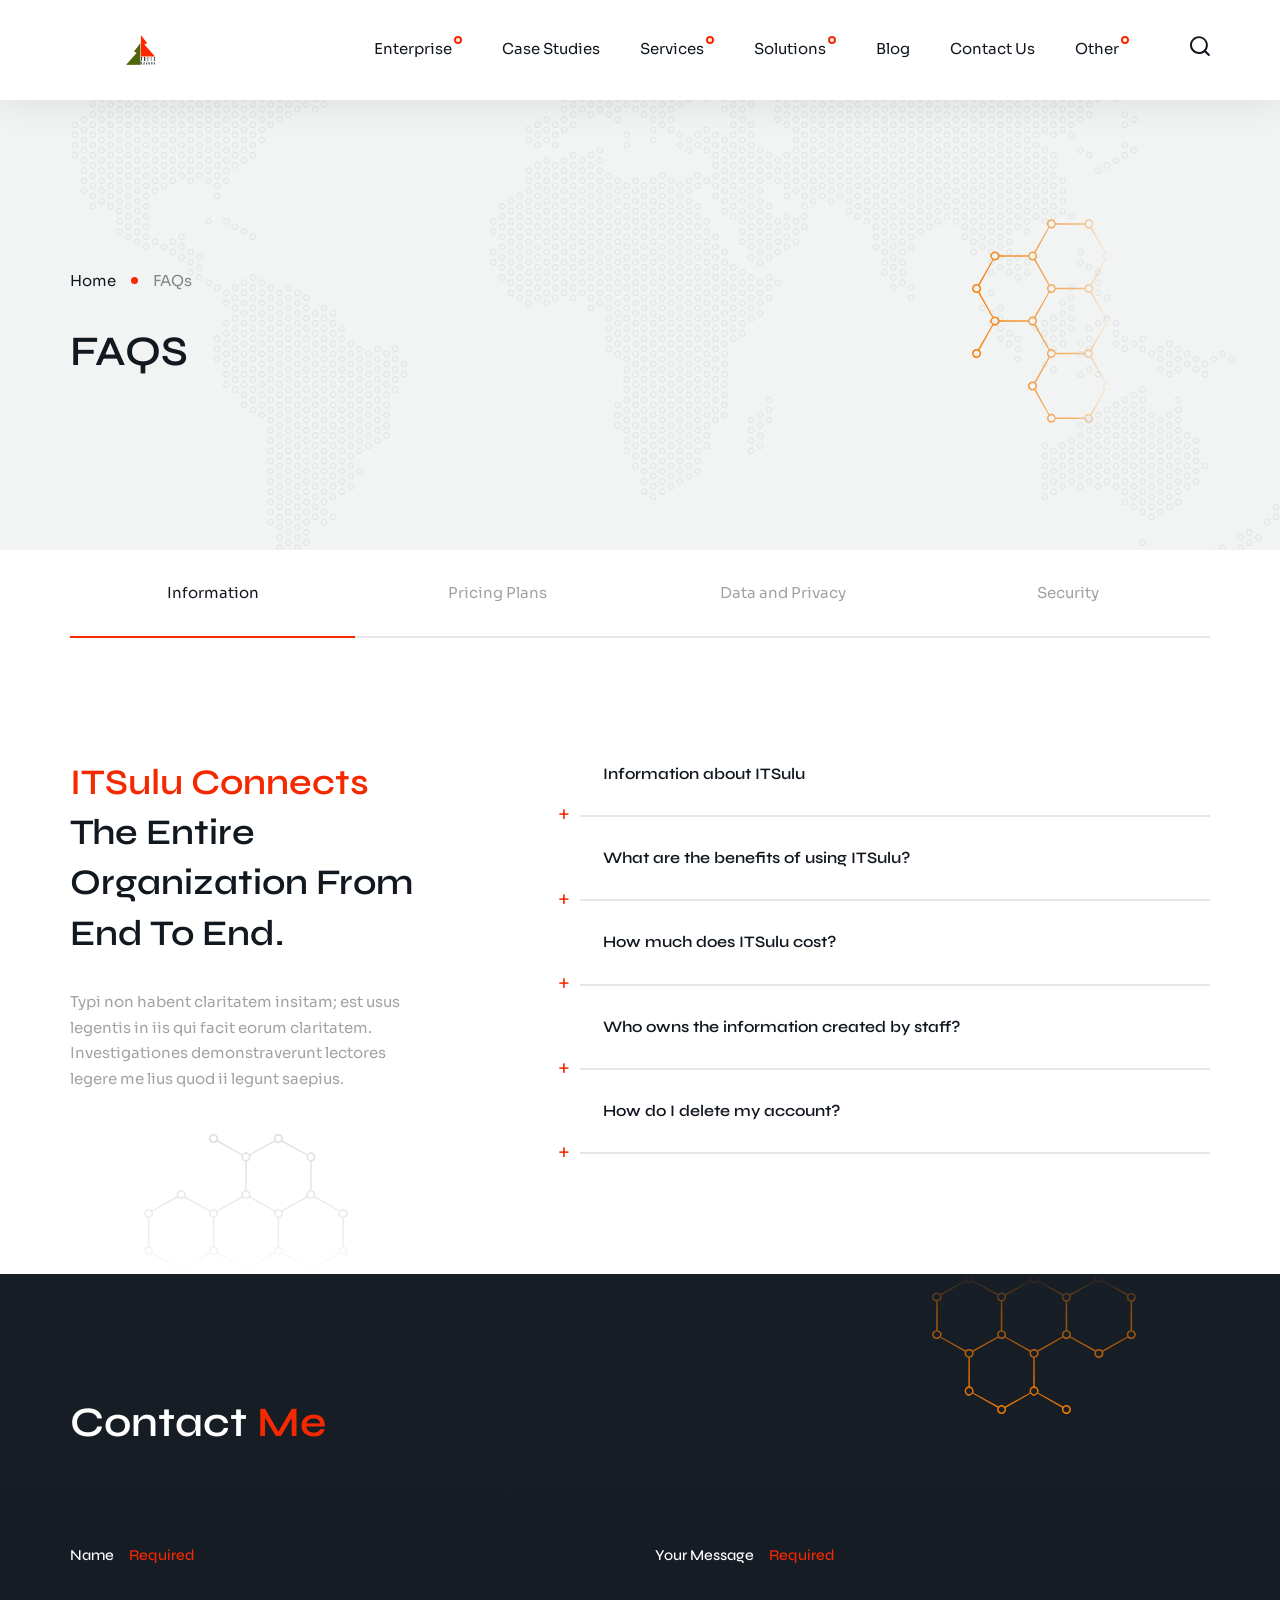
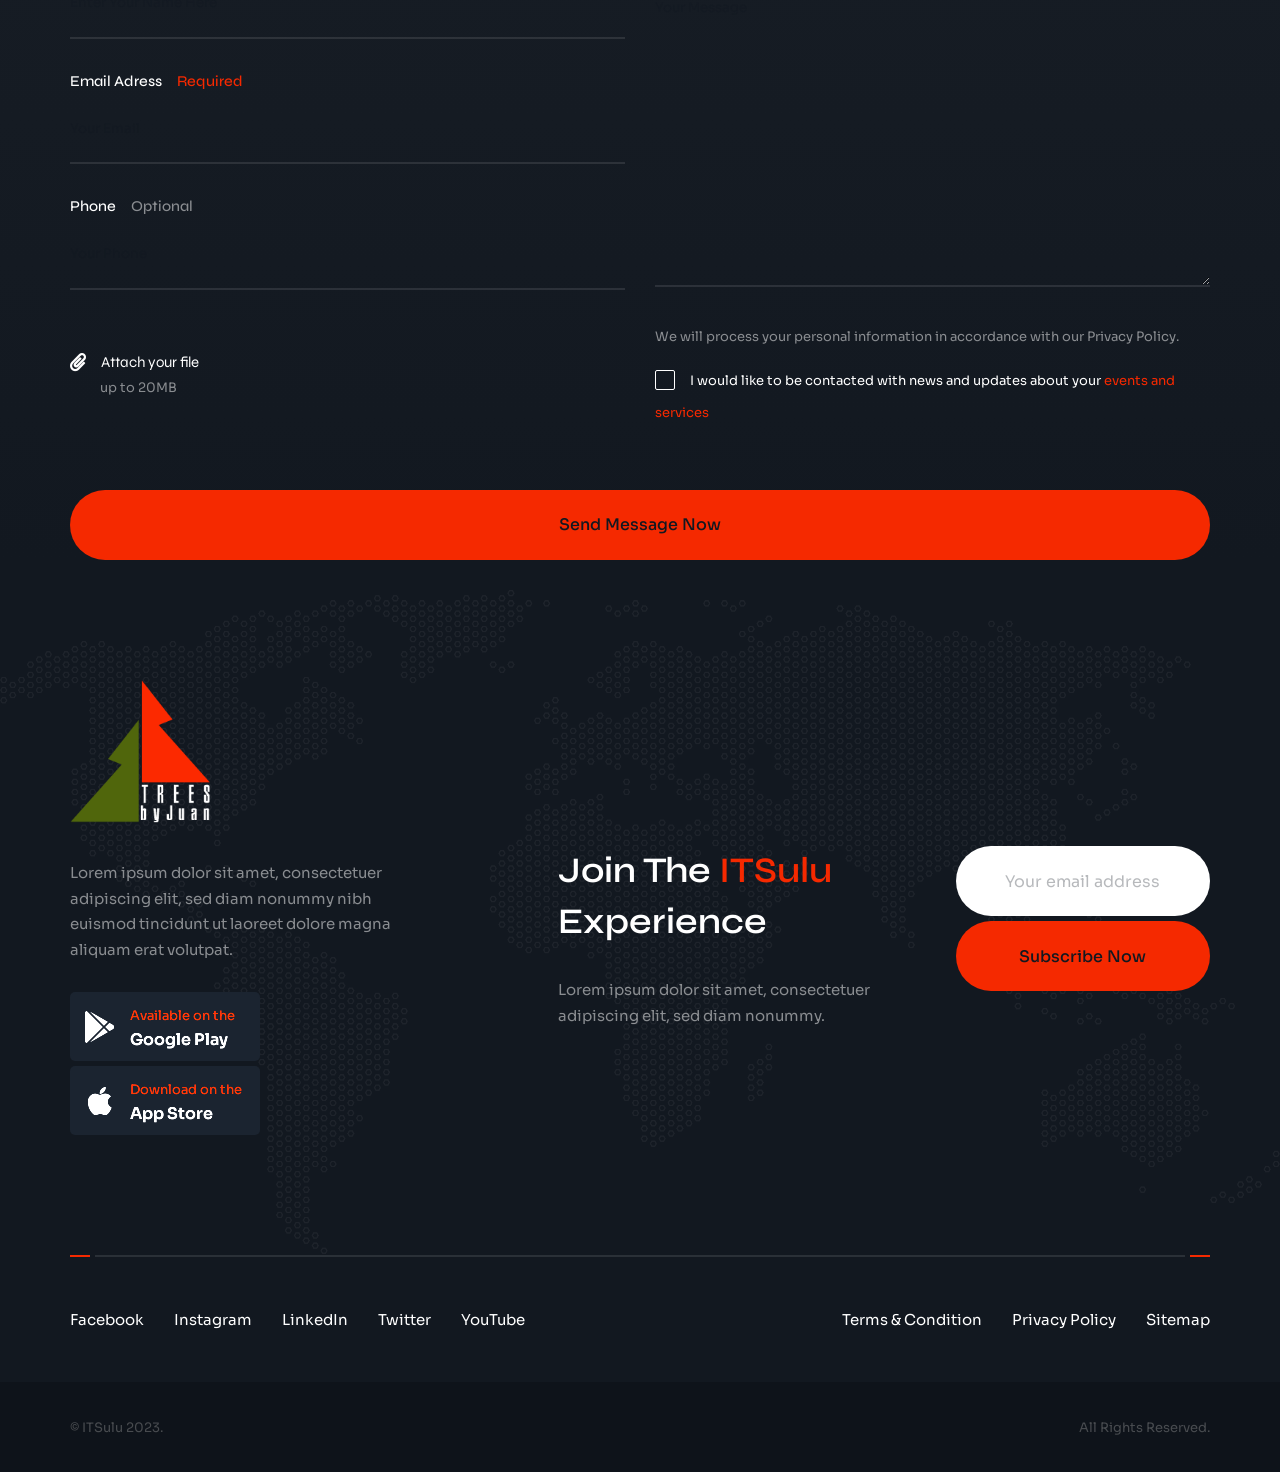
<file: template/faq.html>
<!DOCTYPE html>
<html lang="zxx">

<head>
    <meta charset="UTF-8">
    <meta name="viewport" content="width=device-width, initial-scale=1.0">
    <meta http-equiv="X-UA-Compatible" content="ie=edge">

    <!-- bootstrap grid css -->
    <link rel="stylesheet" href="css/plugins/bootstrap-grid.css">
    <!-- font awesome css -->
    <link rel="stylesheet" href="css/plugins/font-awesome.min.css">
    <!-- swiper css -->
    <link rel="stylesheet" href="css/plugins/swiper.min.css">
    <!-- itsulu css -->
    <link rel="stylesheet" href="css/style.css">
    <title>ITSulu</title>
</head>

<body>

    <!-- wrapper -->
    <div class="mil-wrapper">
        <!-- top bar -->
        <div class="mil-top-position mil-fixed">
            <div class="mil-top-panel">
                <!-- mil-top-panel-transparent -->
                <div class="container">
                    <a href="home-1.html" class="mil-logo" style="width: 140px"></a>
                    <div class="mil-navigation">
                        <nav>
                            <ul>
                                <li class="mil-has-children">
                                    <a href="#.">Enterprise</a>
                                    <ul>
                                        <li><a href="about.html">About us</a></li>
                                        <li><a href="team.html">Team</a></li>
                                        <li><a href="team-single.html">Team Member</a></li>
                                        <li><a href="careers.html">Careers</a></li>
                                        <li><a href="prices.html">Prices</a></li>
                                        <li><a href="faq.html">FAQ</a></li>
                                        <li><a href="event.html">Event</a></li>
                                    </ul>
                                </li>
                                <li><a href="portfolio.html">Case Studies</a></li>
                                <li class="mil-has-children">
                                    <a href="#.">Services</a>
                                    <ul>
                                        <li><a href="service-1.html">Service 1</a></li>
                                        <li><a href="service-2.html">Service 2</a></li>
                                        <li><a href="service-3.html">Service 3</a></li>
                                        <li><a href="service-4.html">Service 4</a></li>
                                    </ul>
                                </li>
                                <li class="mil-has-children">
                                    <a href="#.">Solutions</a>
                                    <ul>
                                        <li><a href="solution-1.html">Solution 1</a></li>
                                        <li><a href="solution-2.html">Solution 2</a></li>
                                        <li><a href="solution-3.html">Solution 3</a></li>
                                    </ul>
                                </li>
                                <li><a href="blog.html">Blog</a></li>
                                <li><a href="contact.html">Contact Us</a></li>
                                <li class="mil-has-children">
                                    <a href="#.">Other</a>
                                    <ul>
                                        <li><a href="coming-soon.html">Coming Soon</a></li>
                                        <li><a href="404.html">404</a></li>
                                    </ul>
                                </li>
                            </ul>
                            <div class="mil-search-icon">
                                <svg width="21" height="20" viewBox="0 0 21 20" fill="none" xmlns="http://www.w3.org/2000/svg">
                                    <path fill-rule="evenodd" clip-rule="evenodd" d="M20.5848 19.7029C20.3908 19.8999 20.1358 19.997 19.8808 19.997C19.6268 19.997 19.3718 19.8999 19.1778 19.7029L15.5118 16.2199C13.9778 17.2549 12.3798 17.997 9.92584 17.997C4.98484 17.997 0.964844 13.959 0.964844 8.99695C0.964844 4.34995 4.98484 0.199951 9.92584 0.199951C14.8668 0.199951 18.8858 4.34995 18.8858 8.99695C18.8858 11.118 18.1468 13.68 16.9188 14.608L20.5848 18.29C20.9738 18.681 20.9738 19.3129 20.5848 19.7029ZM9.92584 1.99695C6.82984 1.99695 2.95684 5.13695 2.95684 8.99695C2.95684 12.857 6.82984 15.998 9.92584 15.998C11.8398 15.998 13.5758 15.217 14.8368 13.957C14.8408 13.952 14.8418 13.945 14.8468 13.941C14.8518 13.936 14.8578 13.935 14.8628 13.93C16.1168 12.663 16.8948 10.92 16.8948 8.99695C16.8948 5.13695 13.7678 1.99695 9.92584 1.99695Z" />
                                </svg>
                            </div>
                        </nav>

                    </div>
                    <!-- mobile menu button -->
                    <div class="mil-menu-btn">
                        <span></span>
                    </div>
                    <!-- mobile menu button end -->
                </div>
            </div>
        </div>
        <!-- top bar end -->

        <!-- banner -->
        <div class="mil-banner-sm mil-deep-bg">
            <img src="img/deco/map.png" alt="background" class="mil-background-image">
            <div class="mil-deco mil-deco-accent" style="top: 47%; right: 10%; transform: rotate(90deg)"></div>
            <div class="mil-banner-content">
                <div class="container mil-relative">
                    <ul class="mil-breadcrumbs mil-mb-30">
                        <li><a href="home-1.html">Home</a></li>
                        <li><a href="faq.html">FAQs</a></li>
                    </ul>
                    <h2 class="mil-uppercase">FAQS</h2>
                </div>
            </div>
        </div>
        <!-- banner end -->

        <!-- faq -->
        <section class="mil-faqs mil-p-0-120">
            <div class="mil-deco" style="bottom: 0; left: 10%; transform: rotate(180deg)"></div>
            <div class="container">

                <div class="mil-tabs">
                    <input type="radio" name="tabs" id="tab1" checked="checked">
                    <label for="tab1">Information</label>
                    <div class="mil-tab">

                        <div class="row justify-content-between">
                            <div class="col-lg-4">
                                <h3 class="mil-up-font mil-mb-30"><span class="mil-accent">ITSulu Connects</span> The Entire Organization From End To End.</h3>
                                <p class="mil-mb-60">Typi non habent claritatem insitam; est usus legentis in iis qui facit eorum claritatem. Investigationes demonstraverunt lectores legere me lius quod ii legunt saepius.</p>
                            </div>
                            <div class="col-lg-7">


                                <div class="mil-accordion">
                                    <h6>Information about ITSulu</h6>
                                </div>
                                <div class="mil-panel">
                                    <div class="mil-window">
                                        <p>There are many variations of passages of Lorem Ipsum available, but the majority have suffered alteration in some form, by injected humour, or randomised words which don't look even slightly believable. If you are going to use a passage of Lorem Ipsum, you need to be sure there isn't anything embarrassing hidden in the middle of text. All the Lorem Ipsum generators on the Internet tend to repeat predefined chunks as necessary, making this the first true generator on the Internet. It uses a dictionary of over 200 Latin words, combined with a handful of model sentence structures.</p>
                                    </div>
                                </div>

                                <div class="mil-accordion">
                                    <h6>What are the benefits of using ITSulu?</h6>
                                </div>
                                <div class="mil-panel">
                                    <div class="mil-window">
                                        <p>There are many variations of passages of Lorem Ipsum available, but the majority have suffered alteration in some form, by injected humour, or randomised words which don't look even slightly believable. If you are going to use a passage of Lorem Ipsum, you need to be sure there isn't anything embarrassing hidden in the middle of text. All the Lorem Ipsum generators on the Internet tend to repeat predefined chunks as necessary, making this the first true generator on the Internet. It uses a dictionary of over 200 Latin words, combined with a handful of model sentence structures.</p>
                                    </div>
                                </div>

                                <div class="mil-accordion">
                                    <h6>How much does ITSulu cost?</h6>
                                </div>
                                <div class="mil-panel">
                                    <div class="mil-window">
                                        <p>There are many variations of passages of Lorem Ipsum available, but the majority have suffered alteration in some form, by injected humour, or randomised words which don't look even slightly believable. If you are going to use a passage of Lorem Ipsum, you need to be sure there isn't anything embarrassing hidden in the middle of text. All the Lorem Ipsum generators on the Internet tend to repeat predefined chunks as necessary, making this the first true generator on the Internet. It uses a dictionary of over 200 Latin words, combined with a handful of model sentence structures.</p>
                                    </div>
                                </div>

                                <div class="mil-accordion">
                                    <h6>Who owns the information created by staff?</h6>
                                </div>
                                <div class="mil-panel">
                                    <div class="mil-window">
                                        <p>There are many variations of passages of Lorem Ipsum available, but the majority have suffered alteration in some form, by injected humour, or randomised words which don't look even slightly believable. If you are going to use a passage of Lorem Ipsum, you need to be sure there isn't anything embarrassing hidden in the middle of text. All the Lorem Ipsum generators on the Internet tend to repeat predefined chunks as necessary, making this the first true generator on the Internet. It uses a dictionary of over 200 Latin words, combined with a handful of model sentence structures.</p>
                                    </div>
                                </div>

                                <div class="mil-accordion">
                                    <h6>How do I delete my account?</h6>
                                </div>
                                <div class="mil-panel">
                                    <div class="mil-window">
                                        <p>There are many variations of passages of Lorem Ipsum available, but the majority have suffered alteration in some form, by injected humour, or randomised words which don't look even slightly believable. If you are going to use a passage of Lorem Ipsum, you need to be sure there isn't anything embarrassing hidden in the middle of text. All the Lorem Ipsum generators on the Internet tend to repeat predefined chunks as necessary, making this the first true generator on the Internet. It uses a dictionary of over 200 Latin words, combined with a handful of model sentence structures.</p>
                                    </div>
                                </div>


                            </div>
                        </div>

                    </div>

                    <input type="radio" name="tabs" id="tab2">
                    <label for="tab2">Pricing Plans</label>
                    <div class="mil-tab">

                        <div class="row justify-content-between">
                            <div class="col-lg-4">
                                <h3 class="mil-up-font mil-mb-30"><span class="mil-accent">Lorem ipsum</span> dolor sit amet, consectetur adipisicing elit.</h3>
                                <p class="mil-mb-60">Typi non habent claritatem insitam; est usus legentis in iis qui facit eorum claritatem. Investigationes demonstraverunt lectores legere me lius quod ii legunt saepius.</p>
                            </div>
                            <div class="col-lg-7">


                                <div class="mil-accordion">
                                    <h6>How much does ITSulu cost?</h6>
                                </div>
                                <div class="mil-panel">
                                    <div class="mil-window">
                                        <p>There are many variations of passages of Lorem Ipsum available, but the majority have suffered alteration in some form, by injected humour, or randomised words which don't look even slightly believable. If you are going to use a passage of Lorem Ipsum, you need to be sure there isn't anything embarrassing hidden in the middle of text. All the Lorem Ipsum generators on the Internet tend to repeat predefined chunks as necessary, making this the first true generator on the Internet. It uses a dictionary of over 200 Latin words, combined with a handful of model sentence structures.</p>
                                    </div>
                                </div>

                                <div class="mil-accordion">
                                    <h6>What are the benefits of using ITSulu?</h6>
                                </div>
                                <div class="mil-panel">
                                    <div class="mil-window">
                                        <p>There are many variations of passages of Lorem Ipsum available, but the majority have suffered alteration in some form, by injected humour, or randomised words which don't look even slightly believable. If you are going to use a passage of Lorem Ipsum, you need to be sure there isn't anything embarrassing hidden in the middle of text. All the Lorem Ipsum generators on the Internet tend to repeat predefined chunks as necessary, making this the first true generator on the Internet. It uses a dictionary of over 200 Latin words, combined with a handful of model sentence structures.</p>
                                    </div>
                                </div>

                                <div class="mil-accordion">
                                    <h6>Information about ITSulu</h6>
                                </div>
                                <div class="mil-panel">
                                    <div class="mil-window">
                                        <p>There are many variations of passages of Lorem Ipsum available, but the majority have suffered alteration in some form, by injected humour, or randomised words which don't look even slightly believable. If you are going to use a passage of Lorem Ipsum, you need to be sure there isn't anything embarrassing hidden in the middle of text. All the Lorem Ipsum generators on the Internet tend to repeat predefined chunks as necessary, making this the first true generator on the Internet. It uses a dictionary of over 200 Latin words, combined with a handful of model sentence structures.</p>
                                    </div>
                                </div>

                                <div class="mil-accordion">
                                    <h6>Lorem Ipsum, you need to be sure there</h6>
                                </div>
                                <div class="mil-panel">
                                    <div class="mil-window">
                                        <p>There are many variations of passages of Lorem Ipsum available, but the majority have suffered alteration in some form, by injected humour, or randomised words which don't look even slightly believable. If you are going to use a passage of Lorem Ipsum, you need to be sure there isn't anything embarrassing hidden in the middle of text. All the Lorem Ipsum generators on the Internet tend to repeat predefined chunks as necessary, making this the first true generator on the Internet. It uses a dictionary of over 200 Latin words, combined with a handful of model sentence structures.</p>
                                    </div>
                                </div>

                                <div class="mil-accordion">
                                    <h6>How do I delete my account?</h6>
                                </div>
                                <div class="mil-panel">
                                    <div class="mil-window">
                                        <p>There are many variations of passages of Lorem Ipsum available, but the majority have suffered alteration in some form, by injected humour, or randomised words which don't look even slightly believable. If you are going to use a passage of Lorem Ipsum, you need to be sure there isn't anything embarrassing hidden in the middle of text. All the Lorem Ipsum generators on the Internet tend to repeat predefined chunks as necessary, making this the first true generator on the Internet. It uses a dictionary of over 200 Latin words, combined with a handful of model sentence structures.</p>
                                    </div>
                                </div>


                            </div>
                        </div>

                    </div>

                    <input type="radio" name="tabs" id="tab3">
                    <label for="tab3">Data and Privacy</label>
                    <div class="mil-tab">

                        <div class="row justify-content-between">
                            <div class="col-lg-4">
                                <h3 class="mil-up-font mil-mb-30"><span class="mil-accent">Lorem Ipsum</span> available, but the majority have suffered</h3>
                                <p class="mil-mb-60">Typi non habent claritatem insitam; est usus legentis in iis qui facit eorum claritatem.</p>
                            </div>
                            <div class="col-lg-7">

                                <div class="mil-accordion">
                                    <h6>What are the benefits of using ITSulu?</h6>
                                </div>
                                <div class="mil-panel">
                                    <div class="mil-window">
                                        <p>There are many variations of passages of Lorem Ipsum available, but the majority have suffered alteration in some form, by injected humour, or randomised words which don't look even slightly believable. If you are going to use a passage of Lorem Ipsum, you need to be sure there isn't anything embarrassing hidden in the middle of text. All the Lorem Ipsum generators on the Internet tend to repeat predefined chunks as necessary, making this the first true generator on the Internet. It uses a dictionary of over 200 Latin words, combined with a handful of model sentence structures.</p>
                                    </div>
                                </div>

                                <div class="mil-accordion">
                                    <h6>Who owns the information created by staff?</h6>
                                </div>
                                <div class="mil-panel">
                                    <div class="mil-window">
                                        <p>There are many variations of passages of Lorem Ipsum available, but the majority have suffered alteration in some form, by injected humour, or randomised words which don't look even slightly believable. If you are going to use a passage of Lorem Ipsum, you need to be sure there isn't anything embarrassing hidden in the middle of text. All the Lorem Ipsum generators on the Internet tend to repeat predefined chunks as necessary, making this the first true generator on the Internet. It uses a dictionary of over 200 Latin words, combined with a handful of model sentence structures.</p>
                                    </div>
                                </div>

                                <div class="mil-accordion">
                                    <h6>How much does ITSulu cost?</h6>
                                </div>
                                <div class="mil-panel">
                                    <div class="mil-window">
                                        <p>There are many variations of passages of Lorem Ipsum available, but the majority have suffered alteration in some form, by injected humour, or randomised words which don't look even slightly believable. If you are going to use a passage of Lorem Ipsum, you need to be sure there isn't anything embarrassing hidden in the middle of text. All the Lorem Ipsum generators on the Internet tend to repeat predefined chunks as necessary, making this the first true generator on the Internet. It uses a dictionary of over 200 Latin words, combined with a handful of model sentence structures.</p>
                                    </div>
                                </div>

                                <div class="mil-accordion">
                                    <h6>How do I delete my account?</h6>
                                </div>
                                <div class="mil-panel">
                                    <div class="mil-window">
                                        <p>There are many variations of passages of Lorem Ipsum available, but the majority have suffered alteration in some form, by injected humour, or randomised words which don't look even slightly believable. If you are going to use a passage of Lorem Ipsum, you need to be sure there isn't anything embarrassing hidden in the middle of text. All the Lorem Ipsum generators on the Internet tend to repeat predefined chunks as necessary, making this the first true generator on the Internet. It uses a dictionary of over 200 Latin words, combined with a handful of model sentence structures.</p>
                                    </div>
                                </div>

                                <div class="mil-accordion">
                                    <h6>Information about ITSulu</h6>
                                </div>
                                <div class="mil-panel">
                                    <div class="mil-window">
                                        <p>There are many variations of passages of Lorem Ipsum available, but the majority have suffered alteration in some form, by injected humour, or randomised words which don't look even slightly believable. If you are going to use a passage of Lorem Ipsum, you need to be sure there isn't anything embarrassing hidden in the middle of text. All the Lorem Ipsum generators on the Internet tend to repeat predefined chunks as necessary, making this the first true generator on the Internet. It uses a dictionary of over 200 Latin words, combined with a handful of model sentence structures.</p>
                                    </div>
                                </div>

                            </div>
                        </div>

                    </div>

                    <input type="radio" name="tabs" id="tab4">
                    <label for="tab4">Security</label>
                    <div class="mil-tab">

                        <div class="row justify-content-between">
                            <div class="col-lg-4">
                                <h3 class="mil-up-font mil-mb-30"><span class="mil-accent">Aliquam aut natus</span> perspiciatis corporis sunt alias cumques.</h3>
                                <p class="mil-mb-60">Typi non habent claritatem insitam; est usus legentis in iis qui facit eorum claritatem.</p>
                            </div>
                            <div class="col-lg-7">


                                <div class="mil-accordion">
                                    <h6>Information about ITSulu</h6>
                                </div>
                                <div class="mil-panel">
                                    <div class="mil-window">
                                        <p>There are many variations of passages of Lorem Ipsum available, but the majority have suffered alteration in some form, by injected humour, or randomised words which don't look even slightly believable. If you are going to use a passage of Lorem Ipsum, you need to be sure there isn't anything embarrassing hidden in the middle of text. All the Lorem Ipsum generators on the Internet tend to repeat predefined chunks as necessary, making this the first true generator on the Internet. It uses a dictionary of over 200 Latin words, combined with a handful of model sentence structures.</p>
                                    </div>
                                </div>

                                <div class="mil-accordion">
                                    <h6>What are the benefits of using ITSulu?</h6>
                                </div>
                                <div class="mil-panel">
                                    <div class="mil-window">
                                        <p>There are many variations of passages of Lorem Ipsum available, but the majority have suffered alteration in some form, by injected humour, or randomised words which don't look even slightly believable. If you are going to use a passage of Lorem Ipsum, you need to be sure there isn't anything embarrassing hidden in the middle of text. All the Lorem Ipsum generators on the Internet tend to repeat predefined chunks as necessary, making this the first true generator on the Internet. It uses a dictionary of over 200 Latin words, combined with a handful of model sentence structures.</p>
                                    </div>
                                </div>

                                <div class="mil-accordion">
                                    <h6>How much does ITSulu cost?</h6>
                                </div>
                                <div class="mil-panel">
                                    <div class="mil-window">
                                        <p>There are many variations of passages of Lorem Ipsum available, but the majority have suffered alteration in some form, by injected humour, or randomised words which don't look even slightly believable. If you are going to use a passage of Lorem Ipsum, you need to be sure there isn't anything embarrassing hidden in the middle of text. All the Lorem Ipsum generators on the Internet tend to repeat predefined chunks as necessary, making this the first true generator on the Internet. It uses a dictionary of over 200 Latin words, combined with a handful of model sentence structures.</p>
                                    </div>
                                </div>

                                <div class="mil-accordion">
                                    <h6>Who owns the information created by staff?</h6>
                                </div>
                                <div class="mil-panel">
                                    <div class="mil-window">
                                        <p>There are many variations of passages of Lorem Ipsum available, but the majority have suffered alteration in some form, by injected humour, or randomised words which don't look even slightly believable. If you are going to use a passage of Lorem Ipsum, you need to be sure there isn't anything embarrassing hidden in the middle of text. All the Lorem Ipsum generators on the Internet tend to repeat predefined chunks as necessary, making this the first true generator on the Internet. It uses a dictionary of over 200 Latin words, combined with a handful of model sentence structures.</p>
                                    </div>
                                </div>

                                <div class="mil-accordion">
                                    <h6>How do I delete my account?</h6>
                                </div>
                                <div class="mil-panel">
                                    <div class="mil-window">
                                        <p>There are many variations of passages of Lorem Ipsum available, but the majority have suffered alteration in some form, by injected humour, or randomised words which don't look even slightly believable. If you are going to use a passage of Lorem Ipsum, you need to be sure there isn't anything embarrassing hidden in the middle of text. All the Lorem Ipsum generators on the Internet tend to repeat predefined chunks as necessary, making this the first true generator on the Internet. It uses a dictionary of over 200 Latin words, combined with a handful of model sentence structures.</p>
                                    </div>
                                </div>


                            </div>
                        </div>

                    </div>
                </div>

            </div>
        </section>
        <!-- faq end -->

        <!-- contact -->
        <section class="mil-contact mil-gradient-bg mil-p-120-0">
            <div class="mil-deco mil-deco-accent" style="top: 0; right: 10%;"></div>
            <div class="container">
                <h2 class="mil-light mil-mb-90">Contact <span class="mil-accent">Me</span></h2>
                <form id="formFeedback" method="post" enctype="multipart/form-data">
                    <div class="row">
                        <div class="col-lg-6">

                            <div class="mil-input-frame mil-mb-30">
                                <label><span class="mil-light">Name</span><span class="mil-accent">Required</span></label>
                                <input type="text" name="name" required placeholder="Enter Your Name Here">
                            </div>
                            <div class="mil-input-frame mil-mb-30">
                                <label><span class="mil-light">Email Adress</span><span class="mil-accent">Required</span></label>
                                <input type="email" name="email" required id="email" placeholder="Your Email">
                            </div>
                            <div class="mil-input-frame mil-mb-60">
                                <label><span class="mil-light">Phone</span><span class="mil-light-soft">Optional</span></label>
                                <input type="tel" name="phone" placeholder="Your Phone">
                            </div>
                            <div class="mil-attach-frame mil-mb-60">
                                <i class="fas fa-paperclip"></i>
                                <label class="mil-custom-file-input">
                                    <span>Attach your file</span>
                                    <input type="file" name="userfile" accept="application/msword, application/vnd.ms-excel, application/vnd.ms-powerpoint,
                                    text/plain, application/pdf, image/*" id="mil-file-input">
                                </label>
                                <p class="mil-text-sm mil-light-soft">up to 20MB</p>
                            </div>

                        </div>
                        <div class="col-lg-6">

                            <div class="mil-input-frame mil-mb-30">
                                <label><span class="mil-light">Your Message</span><span class="mil-accent">Required</span></label>
                                <textarea placeholder="Your Message" name="message"></textarea>
                            </div>
                            <p class="mil-text-sm mil-light-soft mil-mb-15">We will process your personal information in accordance with our Privacy Policy.</p>

                            <div class="mil-checbox-frame mil-mb-60">
                                <input class="mil-checkbox" id="checkbox-1" type="checkbox" name="agree" value="1" required>
                                <label for="checkbox-1" class="mil-text-sm mil-light">I would like to be contacted with news and updates about your <a href="#." class="mil-accent">events and services</a></label>
                            </div>

                        </div>
                        <div class="col-12">

                            <button type="submit" class="mil-button mil-accent-bg mil-fw"><span>Send Message Now</span></button>

                        </div>
                    </div>
                    <div class="alert-success" style="display: none;"><h5>Thanks, your message is sent successfully.</h5></div>
                    <div class="alert-error" style="display: none;"><h5>Error! Message could not be sent.</h5></div>
                </form>
            </div>
        </section>
        <!-- contact end -->

        <!-- footer -->
        <footer class="mil-dark-bg">
            <img src="img/deco/map.png" alt="background" class="mil-footer-bg">
            <div class="container">
                <div class="mil-footer-content mil-p-120-90">
                    <div class="row justify-content-between align-items-center">
                        <div class="col-xl-4 mil-mb-30">

                            <img src="img/logo/logo-light.png" alt="" class="mil-logo mil-mb-30" style="width: 140px">

                            <p class="mil-light-soft mil-mb-30">Lorem ipsum dolor sit amet, consectetuer adipiscing elit, sed diam nonummy nibh euismod tincidunt ut laoreet dolore magna aliquam erat volutpat.</p>

                            <a href="#." class="mil-app-btn mil-mb-5">
                                <i class="fab fa-google-play"></i>
                                <div class="mil-app-text">
                                    <span class="mil-accent mil-text-sm">Available on the</span>
                                    <div class="mil-h6">Google Play</div>
                                </div>
                            </a>

                            <a href="#." class="mil-app-btn">
                                <i class="fab fa-apple"></i>
                                <div class="mil-app-text">
                                    <span class="mil-accent mil-text-sm">Download on the</span>
                                    <div class="mil-h6">App Store</div>
                                </div>
                            </a>

                        </div>
                        <div class="col-xl-7 mil-mt-60-adapt">

                            <div class="row">
                                <div class="col-lg-7 mil-mb-30">

                                    <h3 class="mil-light mil-up-font mil-mb-30">Join The <span class="mil-accent">ITSulu</span> <br>Experience</h3>
                                    <p class="mil-light-soft">Lorem ipsum dolor sit amet, consectetuer<br> adipiscing elit, sed diam nonummy.</p>

                                </div>
                                <div class="col-lg-5 mil-mb-30">

                                    <form>

                                        <input class="mil-rounded-input mil-text-center mil-mb-5" type="text" placeholder="Your email address">
                                        <button class="mil-button mil-accent-bg mil-fw"><span>Subscribe Now</span></button>

                                    </form>

                                </div>
                            </div>

                        </div>
                    </div>
                </div>
                <div class="mil-divider mil-light"></div>

                <div class="mil-footer-links">
                    <ul class="mil-social mil-light">
                        <li class="mil-adapt-links"><a href="#.">Facebook</a><a href="#.">FB</a></li>
                        <li class="mil-adapt-links"><a href="#.">Instagram</a><a href="#.">IG</a></li>
                        <li class="mil-adapt-links"><a href="#.">LinkedIn</a><a href="#.">IN</a></li>
                        <li class="mil-adapt-links"><a href="#.">Twitter</a><a href="#.">TW</a></li>
                        <li class="mil-adapt-links"><a href="#.">YouTube</a><a href="#.">YT</a></li>
                    </ul>
                    <ul class="mil-additional-links mil-light">
                        <li><a href="#.">Terms & Condition</a></li>
                        <li><a href="#.">Privacy Policy</a></li>
                        <li><a href="#.">Sitemap</a></li>
                    </ul>
                </div>
            </div>
            <div class="mil-footer-bottom">
                <div class="container">
                    <p class="mil-text-sm mil-light">© ITSulu 2023.</p>
                    <p class="mil-text-sm mil-light">All Rights Reserved.</p>
                </div>
            </div>
        </footer>
        <!-- footer end -->
    </div>
    <!-- wrapper end -->

    <!-- jQuery js -->
    <script src="js/plugins/jquery.min.js"></script>
    <!-- swiper js -->
    <script src="js/plugins/swiper.min.js"></script>
    <!-- itsulu js -->
    <script src="js/main.js"></script>
    <script src="js/forms.js"></script>

</body>

</html>
</file>
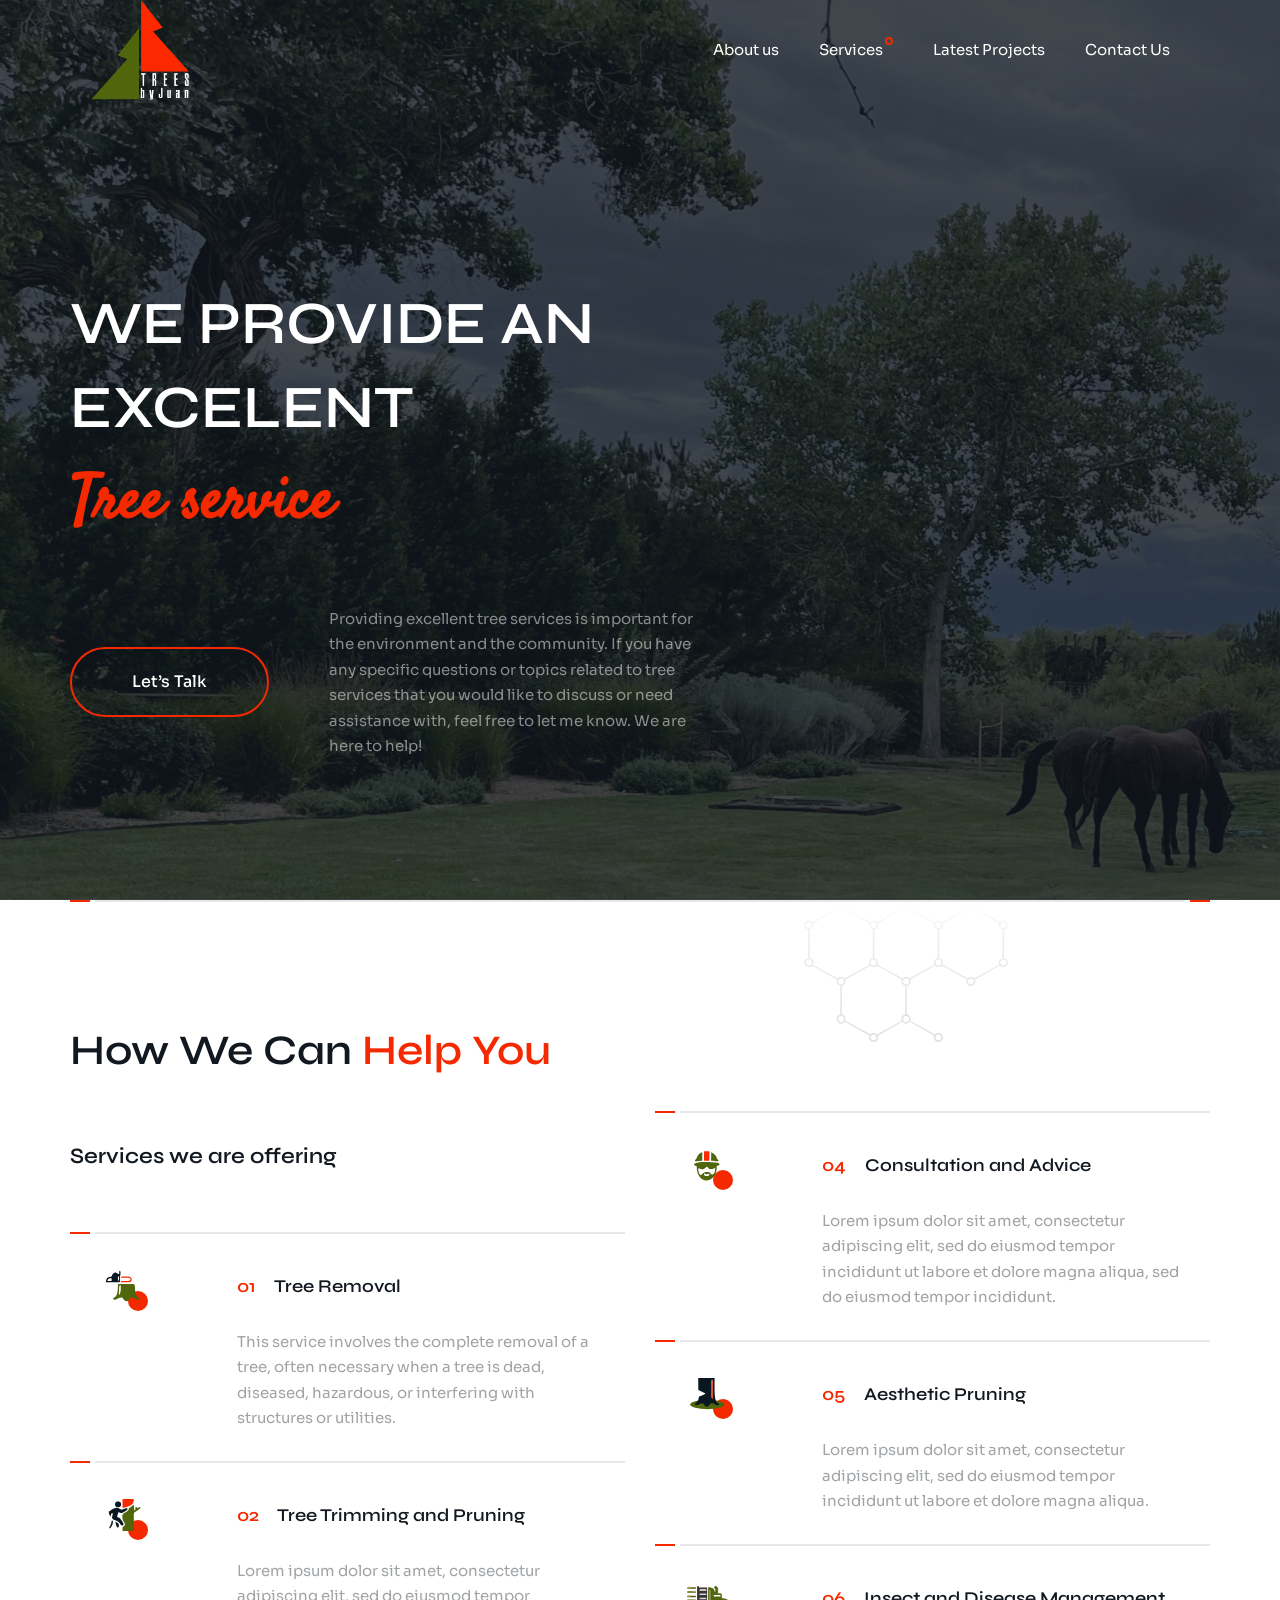
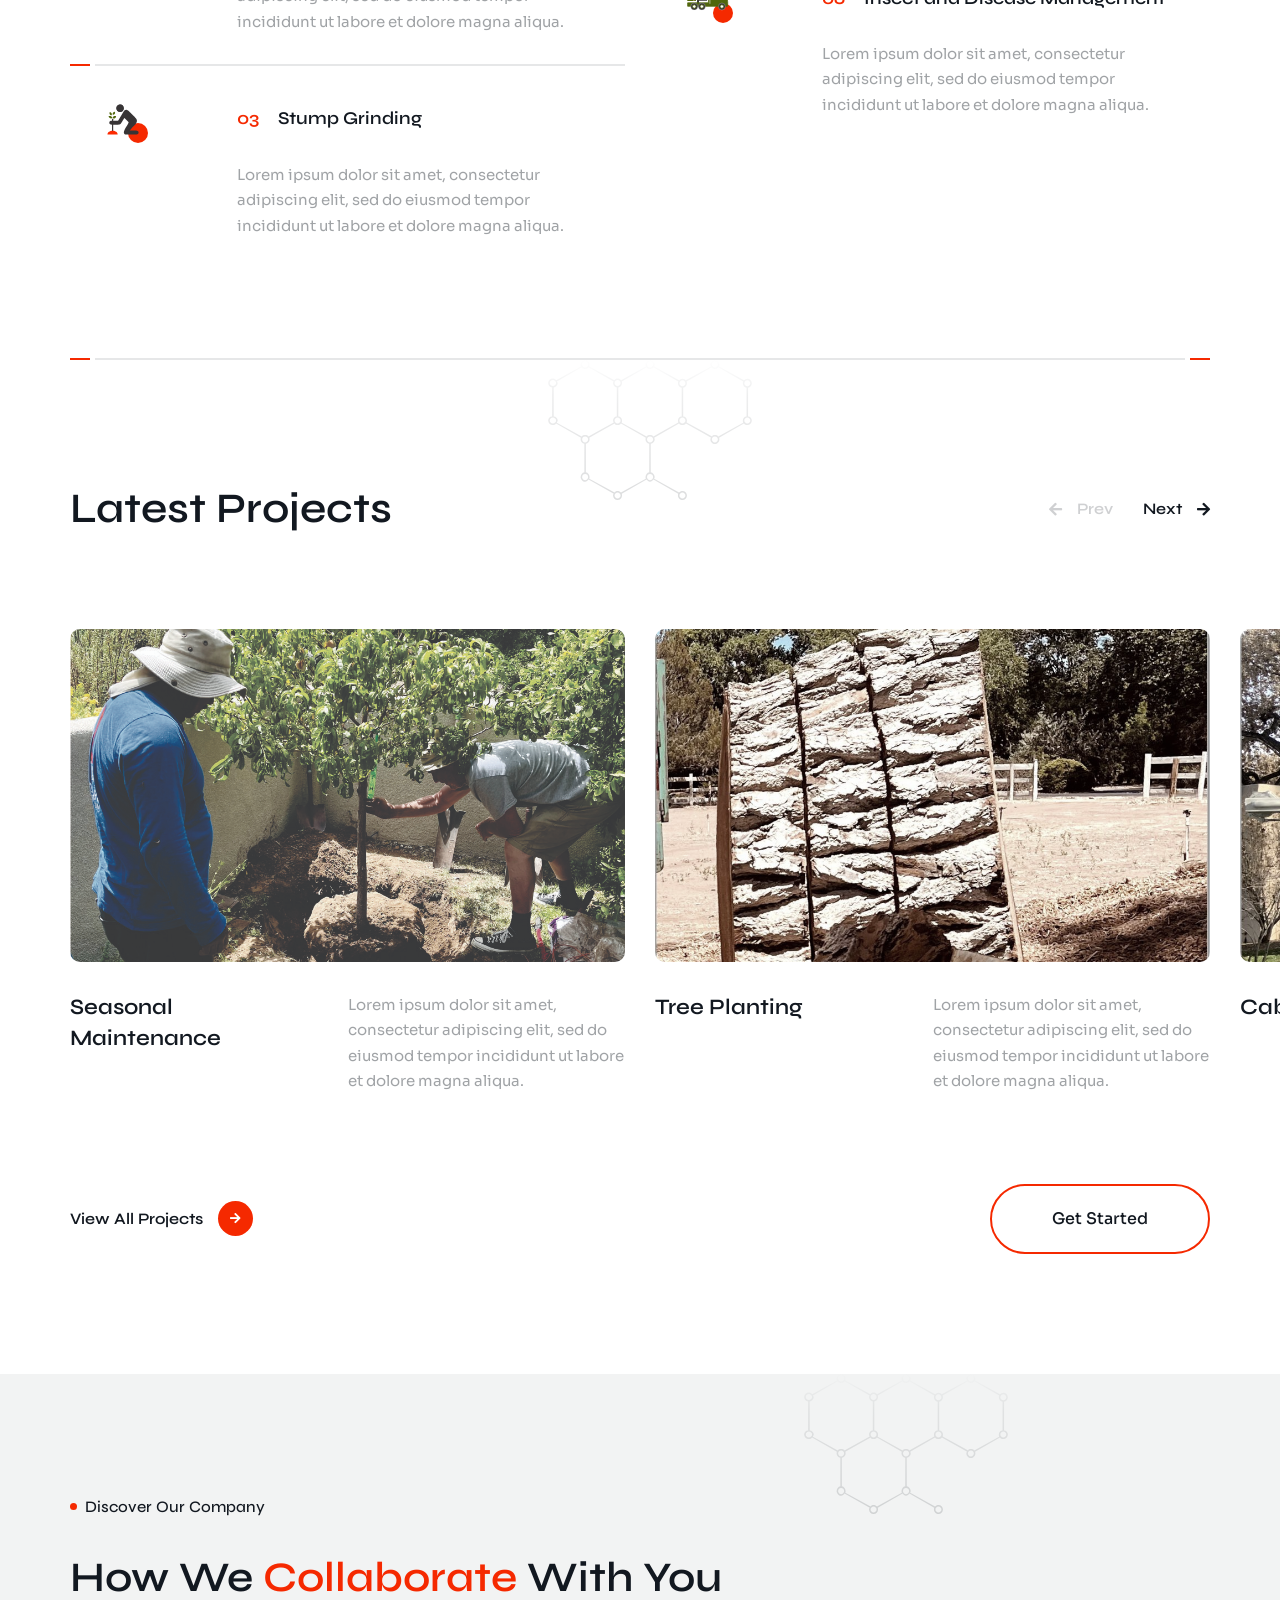
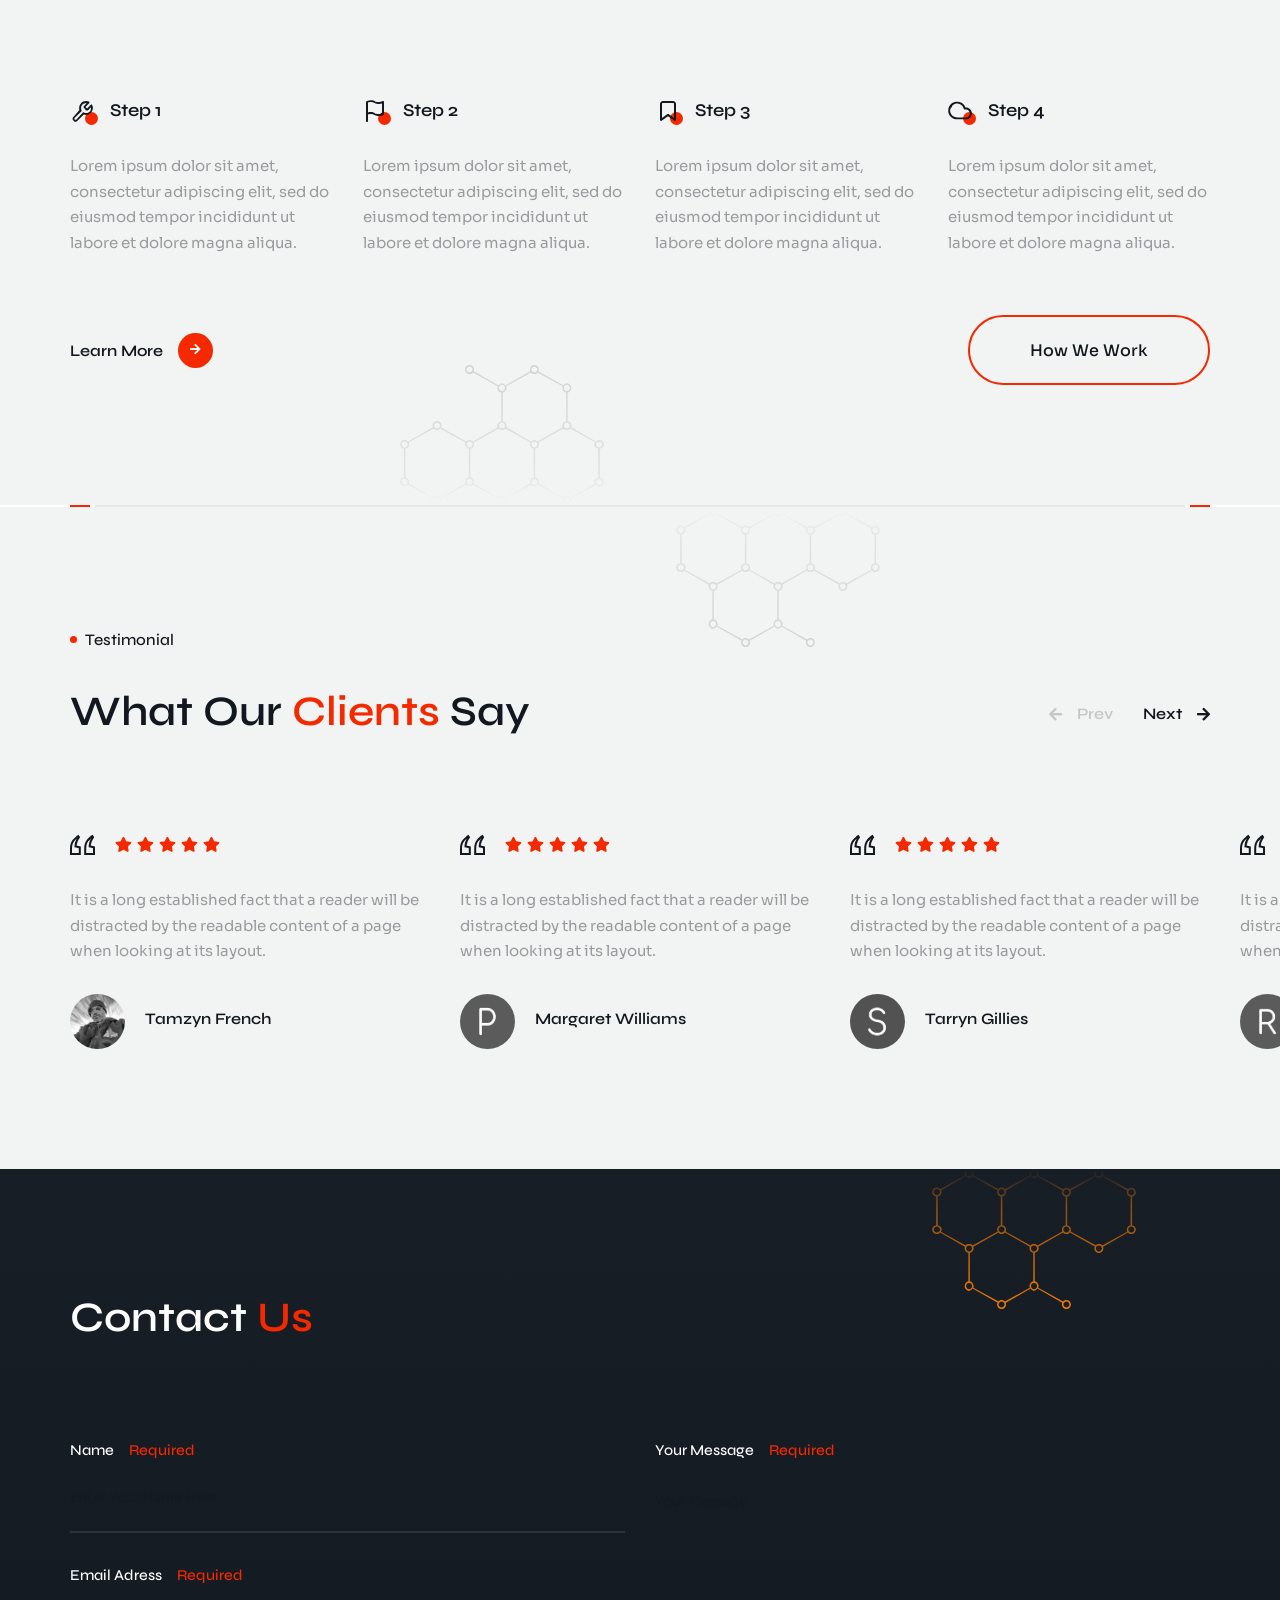
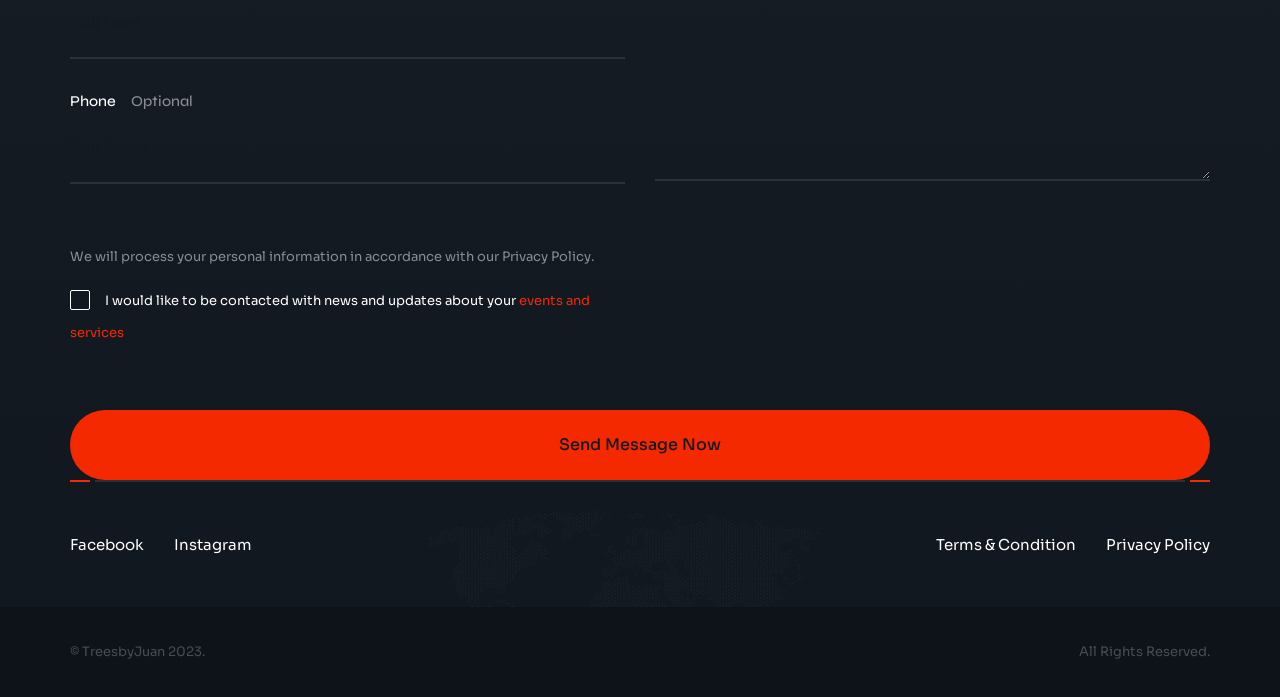
<file: template/home-1.html>
<!DOCTYPE html>
<html lang="zxx">

<head>
    <meta charset="UTF-8">
    <meta name="viewport" content="width=device-width, initial-scale=1.0">
    <meta http-equiv="X-UA-Compatible" content="ie=edge">

    <!-- bootstrap grid css -->
    <link rel="stylesheet" href="css/plugins/bootstrap-grid.css">
    <!-- font awesome css -->
    <link rel="stylesheet" href="css/plugins/font-awesome.min.css">
    <!-- swiper css -->
    <link rel="stylesheet" href="css/plugins/swiper.min.css">
    <!-- itsulu css -->
    <link rel="stylesheet" href="css/style.css">
    <title>TreesbyJuan</title>
</head>

<body>

    <!-- wrapper -->
    <div class="mil-wrapper">
        <!-- top bar -->
        <div class="mil-top-position mil-fixed">
            <div class="mil-top-panel mil-top-panel-transparent mil-animated">
                <!-- mil-top-panel-transparent -->
                <div class="container">
                    <a href="home-1.html" class="mil-logo" style="width: 140px; height: 100px;"></a>
                    <div class="mil-navigation">
                        <nav>
                            <ul>
                                <!-- <li class="mil-has-children">
                                    <a href="#.">Enterprise</a>
                                    <ul>
                                        <li><a href="about.html">About us</a></li>
                                        <li><a href="team.html">Team</a></li>
                                        <li><a href="team-single.html">Team Member</a></li>
                                        <li><a href="careers.html">Careers</a></li>
                                        <li><a href="prices.html">Prices</a></li>
                                        <li><a href="faq.html">FAQ</a></li>
                                        <li><a href="event.html">Event</a></li>
                                    </ul>
                                </li> -->
                                <li><a href="about.html">About us</a></li>
                                <li class="mil-has-children">
                                    <a href="#myservices">Services</a>
                                    <!-- <ul>
                                        <li><a href="#.">Service 1</a></li>
                                        <li><a href="#.">Service 2</a></li>
                                        <li><a href="#.">Service 3</a></li>
                                        <li><a href="template\service-1.html">Service 1</a></li>
                                        <li><a href="template\service-2.html">Service 2</a></li>
                                        <li><a href="template\service-3.html">Service 3</a></li>
                                        <li><a href="service-4.html">Service 4</a></li>
                                    </ul> -->
                                </li>
                                <!-- <li class="mil-has-children">
                                    <a href="#.">Solutions</a>
                                    <ul>
                                        <li><a href="solution-1.html">Solution 1</a></li>
                                        <li><a href="solution-2.html">Solution 2</a></li>
                                        <li><a href="solution-3.html">Solution 3</a></li>
                                    </ul>
                                </li> -->
                                <li><a href="#LatestProjects">Latest Projects</a></li>
                                <li><a href="#ContactUs">Contact Us</a></li>
                                <!-- <li><a href="template\portfolio.html">Latest Projects</a></li> -->
                                <!-- <li><a href="template\contact.html">Contact Us</a></li> -->
                                <!-- <li class="mil-has-children">
                                    <a href="#.">Other</a>
                                    <ul>
                                        <li><a href="coming-soon.html">Coming Soon</a></li>
                                        <li><a href="404.html">404</a></li>
                                    </ul>
                                </li> -->
                            </ul>
                            <!-- <div class="mil-search-icon">
                                <svg width="21" height="20" viewBox="0 0 21 20" fill="none" xmlns="http://www.w3.org/2000/svg">
                                    <path fill-rule="evenodd" clip-rule="evenodd" d="M20.5848 19.7029C20.3908 19.8999 20.1358 19.997 19.8808 19.997C19.6268 19.997 19.3718 19.8999 19.1778 19.7029L15.5118 16.2199C13.9778 17.2549 12.3798 17.997 9.92584 17.997C4.98484 17.997 0.964844 13.959 0.964844 8.99695C0.964844 4.34995 4.98484 0.199951 9.92584 0.199951C14.8668 0.199951 18.8858 4.34995 18.8858 8.99695C18.8858 11.118 18.1468 13.68 16.9188 14.608L20.5848 18.29C20.9738 18.681 20.9738 19.3129 20.5848 19.7029ZM9.92584 1.99695C6.82984 1.99695 2.95684 5.13695 2.95684 8.99695C2.95684 12.857 6.82984 15.998 9.92584 15.998C11.8398 15.998 13.5758 15.217 14.8368 13.957C14.8408 13.952 14.8418 13.945 14.8468 13.941C14.8518 13.936 14.8578 13.935 14.8628 13.93C16.1168 12.663 16.8948 10.92 16.8948 8.99695C16.8948 5.13695 13.7678 1.99695 9.92584 1.99695Z" />
                                </svg>
                            </div> -->
                        </nav>

                    </div>
                    <!-- mobile menu button -->
                    <div class="mil-menu-btn">
                        <span></span>
                    </div>
                    <!-- mobile menu button end -->
                </div>
            </div>
        </div>
        <!-- top bar end -->

        <!-- banner -->
        <div class="mil-banner mil-top-space-0">
            <div class="swiper-container mil-banner-slideshow">
                <div class="swiper-wrapper">
                    <div class="swiper-slide">
                        <img src="img/photo/1.jpg" class="mil-background-image" style="object-position: center" data-swiper-parallax="-100" data-swiper-parallax-scale="1.1" alt="image">
                    </div>
                    <div class="swiper-slide">
                        <img src="img/photo/2.jpg" class="mil-background-image" style="object-position: center" data-swiper-parallax="-100" data-swiper-parallax-scale="1.1" alt="image">
                    </div>
                    <div class="swiper-slide">
                        <img src="img/photo/3.jpg" class="mil-background-image" style="object-position: center" data-swiper-parallax="-100" data-swiper-parallax-scale="1.1" alt="image">
                    </div>
                </div>
            </div>
            <div class="mil-overlay"></div>

            <div class="mil-banner-content">
                <div class="container">
                    <div class="row align-items-center">
                        <div class="col-xl-8">
                            <!-- <span class="mil-suptitle mil-mb-60">
                                <span class="mil-light">The Next</span> 
                                <span class="mil-accent">Gen</span></span> -->
                            <h1 class="mil-mb-60"><span class="mil-uppercase mil-light">We Provide an excelent <!--<br>tree service-->
                                    </span> <span class="mil-font-3 mil-accent"><br>Tree service</span></h1>
                            <div class="mil-flex-hori-center">
                                <div>
                                    <a href="contact.html" class="mil-button mil-border mil-light"><span>Let’s Talk</span></a>
                                </div>
                                <p class="mil-button-descr mil-light-soft">Providing excellent tree services is important for the environment and the community. If you have any specific questions or topics related to tree services that you would like to discuss or need assistance with, feel free to let me know. We are here to help!</p>
                            </div>
                        </div>
                        <!-- <div class="col-xl-4">
                            <div class="mil-illustration-1">
                                <div class="mil-item mil-item-1">
                                    <div class="mil-plus">
                                        <div class="mil-hover-window">
                                            <div class="mil-window-content">
                                                <h5 class="mil-dark mil-mb-15">Experts</h5>
                                                <div class="mil-divider mil-divider-left mil-mb-15"></div>
                                                <p class="mil-text-sm">And here's some amazing content. It's very engaging. Right?</p>
                                            </div>
                                        </div>
                                        <div class="mil-item-hover">
                                            <div class="mil-plus-icon">+</div>
                                            <h6 class="mil-light">Dedicated Team</h6>
                                        </div>
                                    </div>
                                </div>
                                <div class="mil-item mil-item-2">
                                    <div class="mil-plus">
                                        <div class="mil-hover-window">
                                            <div class="mil-window-content">
                                                <h5 class="mil-dark mil-mb-15">Experts</h5>
                                                <div class="mil-divider mil-divider-left mil-mb-15"></div>
                                                <p class="mil-text-sm">And here's some amazing content. It's very engaging. Right?</p>
                                            </div>
                                        </div>
                                        <div class="mil-item-hover">
                                            <div class="mil-plus-icon">+</div>
                                            <h6 class="mil-light">Developers</h6>
                                        </div>
                                    </div>
                                </div>
                                <div class="mil-item mil-item-3">
                                    <div class="mil-plus">
                                        <div class="mil-hover-window">
                                            <div class="mil-window-content">
                                                <h5 class="mil-dark mil-mb-15">Experts</h5>
                                                <div class="mil-divider mil-divider-left mil-mb-15"></div>
                                                <p class="mil-text-sm">And here's some amazing content. It's very engaging. Right?</p>
                                            </div>
                                        </div>
                                        <div class="mil-item-hover">
                                            <div class="mil-plus-icon">+</div>
                                            <h6 class="mil-light">Designers</h6>
                                        </div>
                                    </div>
                                </div>
                            </div>
                        </div> -->
                    </div>
                </div>
            </div>
        </div>
        <!-- banner end -->

        <!-- partners -->
        <!-- <div class="mil-partners mil-p-90-60">
            <div class="container">
                <div class="mil-partners-frame">
                    <a href="#."><img src="img/partners/1.png" alt="partner"></a>
                    <a href="#."><img src="img/partners/2.png" alt="partner"></a>
                    <a href="#."><img src="img/partners/3.png" alt="partner"></a>
                    <a href="#."><img src="img/partners/4.png" alt="partner"></a>
                    <a href="#."><img src="img/partners/5.png" alt="partner"></a>
                    <a href="#."><img src="img/partners/6.png" alt="partner"></a>
                </div>
            </div>
        </div> -->
        <!-- partners end -->

        <div class="container">
            <div class="mil-divider"></div>
        </div>

        <!-- services -->
        <section class="mil-services mil-p-120-90">
            <div class="mil-deco" style="top: 0; right: 20%;"></div>
            <div class="container">
                <h2 class="mil-mb-30">How We Can <span class="mil-accent">Help You</span></h2>
                <div class="row">
                    <div class="col-lg-6 col-xl-6">
                        <h4 class="mil-mb-60 mil-mt-30">Services we are offering</h4>
                        <div class="mil-divider mil-divider-left"></div>
                        <div class="mil-service-item">
                            <div class="mil-service-icon">
                                <div class="mil-icon-frame mil-icon-frame-md">
                                    <img src="img/icons/md/1.svg" alt="icon">
                                </div>
                            </div>
                            <div class="mil-service-text">
                                <h5 class="mil-mb-30"><span class="mil-accent">01</span> Tree Removal</h5>
                                <p>This service involves the complete removal of a tree, often necessary when a tree is dead, diseased, hazardous, or interfering with structures or utilities.</p>
                            </div>
                        </div>
                        <div class="mil-divider mil-divider-left"></div>
                        <div class="mil-service-item">
                            <div class="mil-service-icon">
                                <div class="mil-icon-frame mil-icon-frame-md">
                                    <img src="img/icons/md/2.svg" alt="icon">
                                </div>
                            </div>
                            <div class="mil-service-text">
                                <h5 class="mil-mb-30"><span class="mil-accent">02</span> Tree Trimming and Pruning</h5>
                                <p>Lorem ipsum dolor sit amet, consectetur adipiscing elit, sed do eiusmod tempor incididunt ut labore et dolore magna aliqua.</p>
                            </div>
                        </div>
                        <div class="mil-divider mil-divider-left"></div>
                        <div class="mil-service-item">
                            <div class="mil-service-icon">
                                <div class="mil-icon-frame mil-icon-frame-md">
                                    <img src="img/icons/md/3.svg" alt="icon">
                                </div>
                            </div>
                            <div class="mil-service-text">
                                <h5 class="mil-mb-30"><span class="mil-accent">03</span> Stump Grinding</h5>
                                <p>Lorem ipsum dolor sit amet, consectetur adipiscing elit, sed do eiusmod tempor incididunt ut labore et dolore magna aliqua.</p>
                            </div>
                        </div>
                    </div>
                    <div class="col-lg-6 col-xl-6">
                        <!-- <h4 class="mil-mb-60 mil-mt-30">IT Solutions</h4> -->
                        <div class="mil-divider mil-divider-left"></div>
                        <div class="mil-service-item">
                            <div class="mil-service-icon">
                                <div class="mil-icon-frame mil-icon-frame-md">
                                    <img src="img/icons/md/4.svg" alt="icon">
                                </div>
                            </div>
                            <div class="mil-service-text">
                                <h5 class="mil-mb-30"><span class="mil-accent">04</span> Consultation and Advice</h5>
                                <p>Lorem ipsum dolor sit amet, consectetur adipiscing elit, sed do eiusmod tempor incididunt ut labore et dolore magna aliqua, sed do eiusmod tempor incididunt.</p>
                            </div>
                        </div>
                        <div class="mil-divider mil-divider-left"></div>
                        <div class="mil-service-item">
                            <div class="mil-service-icon">
                                <div class="mil-icon-frame mil-icon-frame-md">
                                    <img src="img/icons/md/5.svg" alt="icon">
                                </div>
                            </div>
                            <div class="mil-service-text">
                                <h5 class="mil-mb-30"><span class="mil-accent">05</span> Aesthetic Pruning</h5>
                                <p>Lorem ipsum dolor sit amet, consectetur adipiscing elit, sed do eiusmod tempor incididunt ut labore et dolore magna aliqua.</p>
                            </div>
                        </div>
                        <div class="mil-divider mil-divider-left"></div>
                        <div class="mil-service-item">
                            <div class="mil-service-icon">
                                <div class="mil-icon-frame mil-icon-frame-md">
                                    <img src="img/icons/md/6.svg" alt="icon">
                                </div>
                            </div>
                            <div class="mil-service-text">
                                <h5 class="mil-mb-30"><span class="mil-accent">06</span> Insect and Disease Management</h5>
                                <p>Lorem ipsum dolor sit amet, consectetur adipiscing elit, sed do eiusmod tempor incididunt ut labore et dolore magna aliqua.</p>
                            </div>
                        </div>
                    </div>
                </div>
            </div>
        </section>
        <!-- services end -->

        <div class="container">
            <div class="mil-divider"></div>
        </div>

        <!-- portfolio -->
        <section class="mil-works mil-p-120-90">
            <div class="mil-deco" style="top: 0; right: 40%;"></div>
            <div class="container">
                <div class="row align-items-center mil-mb-60-adapt">
                    <div class="col-md-6 col-xl-6">

                        <h2 class="mil-mb-30">Latest Projects</h2>

                    </div>
                    <div class="col-md-6 col-xl-6">

                        <div class="mil-adaptive-right">
                            <div class="mil-slider-nav mil-mb-30">
                                <div class="mil-slider-btn-prev mil-works-prev"><i class="fas fa-arrow-left"></i><span class="mil-h6">Prev</span></div>
                                <div class="mil-slider-btn-next mil-works-next"><span class="mil-h6">Next</span><i class="fas fa-arrow-right"></i></div>
                            </div>
                        </div>

                    </div>
                </div>

                <div class="swiper-container mil-works-slider mil-mb-90">
                    <div class="swiper-wrapper">
                        <div class="swiper-slide">

                            <a href="project.html" class="mil-card">
                                <div class="mil-cover-frame">
                                    <img src="img/projects/1.jpg" alt="project">
                                </div>
                                <div class="mil-description">
                                    <div class="mil-card-title">
                                        <h4 class="mil-mb-20">Seasonal Maintenance</h4>
                                        <!-- <h6>by: <span class="mil-accent">Jane Meldrum</span></h6> -->
                                    </div>
                                    <div class="mil-card-text">
                                        <p>Lorem ipsum dolor sit amet, consectetur adipiscing elit, sed do eiusmod tempor incididunt ut labore et dolore magna aliqua.</p>
                                    </div>
                                </div>
                            </a>

                        </div>
                        <div class="swiper-slide">

                            <a href="project.html" class="mil-card">
                                <div class="mil-cover-frame">
                                    <img src="img/projects/2.jpg" alt="project">
                                </div>
                                <div class="mil-description">
                                    <div class="mil-card-title">
                                        <h4 class="mil-mb-20">Tree Planting</h4>
                                        <!-- <h6>by: <span class="mil-accent">Nguta Ithya</span></h6> -->
                                    </div>
                                    <div class="mil-card-text">
                                        <p>Lorem ipsum dolor sit amet, consectetur adipiscing elit, sed do eiusmod tempor incididunt ut labore et dolore magna aliqua.</p>
                                    </div>
                                </div>
                            </a>

                        </div>
                        <div class="swiper-slide">

                            <a href="project.html" class="mil-card">
                                <div class="mil-cover-frame">
                                    <img src="img/projects/3.jpg" alt="project">
                                </div>
                                <div class="mil-description">
                                    <div class="mil-card-title">
                                        <h4 class="mil-mb-20">Cabling and Bracing.</h4>
                                        <!-- <h6>by: <span class="mil-accent">Roy Bricks</span></h6> -->
                                    </div>
                                    <div class="mil-card-text">
                                        <p>Lorem ipsum dolor sit amet, consectetur adipiscing elit, sed do eiusmod tempor incididunt ut labore et dolore magna aliqua.</p>
                                    </div>
                                </div>
                            </a>

                        </div>
                        <div class="swiper-slide">

                            <a href="project.html" class="mil-card">
                                <div class="mil-cover-frame">
                                    <img src="img/projects/4.jpg" alt="project">
                                </div>
                                <div class="mil-description">
                                    <div class="mil-card-title">
                                        <h4 class="mil-mb-20">Emergency Tree Services.</h4>
                                        <!-- <h6>by: <span class="mil-accent">Nguta Ithya</span></h6> -->
                                    </div>
                                    <div class="mil-card-text">
                                        <p>Lorem ipsum dolor sit amet, consectetur adipiscing elit, sed do eiusmod tempor incididunt ut labore et dolore magna aliqua.</p>
                                    </div>
                                </div>
                            </a>

                        </div>
                    </div>
                </div>
                <div class="row align-items-center">
                    <div class="col-md-6 col-xl-6">

                        <a href="portfolio.html" class="mil-link mil-mb-30"><span>View All Projects</span><i class="fas fa-arrow-right"></i></a>

                    </div>
                    <div class="col-md-6 col-xl-6">

                        <div class="mil-adaptive-right">
                            <a href="contact.html" class="mil-button mil-border mil-mb-30"><span>Get Started</span></a>
                        </div>

                    </div>
                </div>
            </div>
        </section>
        <!-- portfolio end -->

        <!-- how it works -->
        <section class="mil-how-it-works mil-deep-bg mil-p-120-90">
            <div class="mil-deco" style="top: 0; right: 20%;"></div>
            <div class="mil-deco" style="bottom: 0; left: 30%; transform: rotate(180deg)"></div>
            <div class="container">
                <span class="mil-suptitle mil-suptitle-2 mil-mb-30">Discover Our Company</span>
                <h2 class="mil-mb-90">How We <span class="mil-accent">Collaborate</span> With You</h2>
                <div class="row">
                    <div class="col-md-6 col-xl-3">

                        <div class="mil-mb-60">
                            <div class="mil-icon-box-head mil-mb-30">
                                <div class="mil-icon-frame mil-icon-frame-sm">
                                    <img src="img/icons/sm/1.svg" alt="icon">
                                </div>
                                <h5>Step 1</h5>
                            </div>
                            <p>Lorem ipsum dolor sit amet, consectetur adipiscing elit, sed do eiusmod tempor incididunt ut labore et dolore magna aliqua.</p>
                        </div>

                    </div>
                    <div class="col-md-6 col-xl-3">

                        <div class="mil-mb-60">
                            <div class="mil-icon-box-head mil-mb-30">
                                <div class="mil-icon-frame mil-icon-frame-sm">
                                    <img src="img/icons/sm/2.svg" alt="icon">
                                </div>
                                <h5>Step 2</h5>
                            </div>
                            <p>Lorem ipsum dolor sit amet, consectetur adipiscing elit, sed do eiusmod tempor incididunt ut labore et dolore magna aliqua.</p>
                        </div>

                    </div>
                    <div class="col-md-6 col-xl-3">

                        <div class="mil-mb-60">
                            <div class="mil-icon-box-head mil-mb-30">
                                <div class="mil-icon-frame mil-icon-frame-sm">
                                    <img src="img/icons/sm/3.svg" alt="icon">
                                </div>
                                <h5>Step 3</h5>
                            </div>
                            <p>Lorem ipsum dolor sit amet, consectetur adipiscing elit, sed do eiusmod tempor incididunt ut labore et dolore magna aliqua.</p>
                        </div>

                    </div>
                    <div class="col-md-6 col-xl-3">

                        <div class="mil-mb-60">
                            <div class="mil-icon-box-head mil-mb-30">
                                <div class="mil-icon-frame mil-icon-frame-sm">
                                    <img src="img/icons/sm/4.svg" alt="icon">
                                </div>
                                <h5>Step 4</h5>
                            </div>
                            <p>Lorem ipsum dolor sit amet, consectetur adipiscing elit, sed do eiusmod tempor incididunt ut labore et dolore magna aliqua.</p>
                        </div>

                    </div>
                </div>
                <div class="row align-items-center">
                    <div class="col-md-6 col-xl-6">

                        <a href="#." class="mil-link mil-mb-30"><span>Learn More</span><i class="fas fa-arrow-right"></i></a>

                    </div>
                    <div class="col-md-6 col-xl-6">

                        <div class="mil-adaptive-right">
                            <a href="#." class="mil-button mil-border mil-mb-30"><span>How We Work</span></a>
                        </div>

                    </div>
                </div>
            </div>
        </section>
        <!-- how it works end -->

        <!-- skills -->
        <!-- <section class="mil-skills mil-p-120-90">
            <div class="container">
                <div class="row align-items-end mil-mb-90">
                    <div class="col-xl-6">

                        <span class="mil-suptitle mil-suptitle-2 mil-mb-30">Our Skill</span>
                        <h2>Business <span class="mil-accent">Success</span> With <br>Technology</h2>

                    </div>
                    <div class="col-xl-6">

                        <p class="mil-mt-60-adapt">It is a long established fact that a reader will be distracted by the readable content of a page when looking at its layout. The point of using Lorem Ipsum is that it has a more-or-less normal distribution of letters, as opposed to using content here.</p>

                    </div>
                </div>

                <div class="row align-items-center">
                    <div class="col-md-6 col-xl-3">

                        <h6 class="mil-mb-30">Software Development</h6>

                        <div class="mil-skill-frame mil-mb-60">
                            <div class="mil-skill-track">
                                <div class="mil-skill-prog" style="width: 65%"></div>
                            </div>
                            <div class="mil-text-sm">65%</div>
                        </div>

                    </div>
                    <div class="col-md-6 col-xl-3">

                        <h6 class="mil-mb-30">Web Development</h6>

                        <div class="mil-skill-frame mil-mb-60">
                            <div class="mil-skill-track">
                                <div class="mil-skill-prog" style="width: 90%"></div>
                            </div>
                            <div class="mil-text-sm">90%</div>
                        </div>

                    </div>
                    <div class="col-md-6 col-xl-3">

                        <h6 class="mil-mb-30">UX / UI Design</h6>

                        <div class="mil-skill-frame mil-mb-60">
                            <div class="mil-skill-track">
                                <div class="mil-skill-prog" style="width: 50%"></div>
                            </div>
                            <div class="mil-text-sm">50%</div>
                        </div>

                    </div>
                    <div class="col-md-6 col-xl-3">

                        <h6 class="mil-mb-30">App Development</h6>

                        <div class="mil-skill-frame mil-mb-60">
                            <div class="mil-skill-track">
                                <div class="mil-skill-prog" style="width: 95%"></div>
                            </div>
                            <div class="mil-text-sm">95%</div>
                        </div>

                    </div>
                    <div class="col-md-6 col-xl-3">

                        <h6 class="mil-mb-30">Internet of Things</h6>

                        <div class="mil-skill-frame mil-mb-60">
                            <div class="mil-skill-track">
                                <div class="mil-skill-prog" style="width: 60%"></div>
                            </div>
                            <div class="mil-text-sm">60%</div>
                        </div>

                    </div>
                    <div class="col-md-6 col-xl-3">

                        <h6 class="mil-mb-30">Artificial Intelligence</h6>

                        <div class="mil-skill-frame mil-mb-60">
                            <div class="mil-skill-track">
                                <div class="mil-skill-prog" style="width: 90%"></div>
                            </div>
                            <div class="mil-text-sm">90%</div>
                        </div>

                    </div>
                    <div class="col-md-6 col-xl-3">

                        <h6 class="mil-mb-30">Blockchain</h6>

                        <div class="mil-skill-frame mil-mb-60">
                            <div class="mil-skill-track">
                                <div class="mil-skill-prog" style="width: 80%"></div>
                            </div>
                            <div class="mil-text-sm">80%</div>
                        </div>

                    </div>
                    <div class="col-md-6 col-xl-3 mil-text-center">

                        <a href="#." class="mil-link mil-mb-30"><span>More</span><i class="fas fa-arrow-right"></i></a>

                    </div>
                </div>
            </div>
        </section> -->
        <!-- skills end -->

        <div class="container">
            <div class="mil-divider"></div>
        </div>

        <!-- blog -->
        <!-- <section class="mil-blog mil-p-120-120">
            <div class="mil-deco" style="top: 0; right: 30%;"></div>
            <div class="container">
                <div class="row align-items-center mil-mb-90">
                    <div class="col-md-6 col-xl-6">


                        <span class="mil-suptitle mil-suptitle-2 mil-mb-30">Our Latest News</span>
                        <h2>Latest Thinking</h2>

                    </div>
                    <div class="col-md-6 col-xl-6">

                        <div class="mil-adaptive-right mil-mt-60-adapt">
                            <div class="mil-slider-nav">
                                <div class="mil-slider-btn-prev mil-blog-prev"><i class="fas fa-arrow-left"></i><span class="mil-h6">Prev</span></div>
                                <div class="mil-slider-btn-next mil-blog-next"><span class="mil-h6">Next</span><i class="fas fa-arrow-right"></i></div>
                            </div>
                        </div>

                    </div>
                </div>
                <div class="swiper-container mil-blog-slider mil-mb-90">
                    <div class="swiper-wrapper">
                        <div class="swiper-slide mil-slide-50">

                            <a href="publication.html" class="mil-card">
                                <div class="mil-cover-frame">
                                    <img src="img/blog/1.jpg" alt="project">
                                </div>
                                <div class="mil-description">
                                    <div class="mil-card-title">
                                        <h4 class="mil-mb-20">Easy & Most Powerful Server Platform.</h4>
                                        <h6>by: <span class="mil-accent">Jane Meldrum</span></h6>
                                    </div>
                                    <div class="mil-card-text">
                                        <p>Lorem ipsum dolor sit amet, consectetur adipiscing elit, sed do eiusmod tempor incididunt ut labore et dolore magna aliqua.</p>
                                    </div>
                                </div>
                            </a>

                        </div>
                        <div class="swiper-slide mil-slide-25">

                            <a href="publication.html" class="mil-card mil-card-sm mil-reverse-sm">
                                <div class="mil-description">
                                    <div class="mil-card-title">
                                        <h4 class="mil-mb-20">Easy & Most Powerful Server Platform.</h4>
                                        <h6>by: <span class="mil-accent">Jane Meldrum</span></h6>
                                    </div>
                                    <div class="mil-card-text">
                                        <p>Lorem ipsum dolor sit amet, consectetur adipiscing elit, sed do eiusmod tempor incididunt ut labore et dolore magna aliqua.</p>
                                    </div>
                                </div>
                                <div class="mil-cover-frame">
                                    <img src="img/blog/2.jpg" alt="project">
                                </div>
                            </a>

                        </div>
                        <div class="swiper-slide mil-slide-25">

                            <a href="publication.html" class="mil-card mil-card-sm">
                                <div class="mil-cover-frame">
                                    <img src="img/blog/3.jpg" alt="project">
                                </div>
                                <div class="mil-description">
                                    <div class="mil-card-title">
                                        <h4 class="mil-mb-20">Easy & Most Powerful Server Platform.</h4>
                                        <h6>by: <span class="mil-accent">Jane Meldrum</span></h6>
                                    </div>
                                    <div class="mil-card-text">
                                        <p>Lorem ipsum dolor sit amet, consectetur adipiscing elit, sed do eiusmod tempor incididunt ut labore et dolore magna aliqua.</p>
                                    </div>
                                </div>
                            </a>

                        </div>

                        <div class="swiper-slide mil-slide-50">

                            <a href="publication.html" class="mil-card">
                                <div class="mil-cover-frame">
                                    <img src="img/blog/4.jpg" alt="project">
                                </div>
                                <div class="mil-description">
                                    <div class="mil-card-title">
                                        <h4 class="mil-mb-20">Easy & Most Powerful Server Platform.</h4>
                                        <h6>by: <span class="mil-accent">Jane Meldrum</span></h6>
                                    </div>
                                    <div class="mil-card-text">
                                        <p>Lorem ipsum dolor sit amet, consectetur adipiscing elit, sed do eiusmod tempor incididunt ut labore et dolore magna aliqua.</p>
                                    </div>
                                </div>
                            </a>

                        </div>
                        <div class="swiper-slide mil-slide-25">

                            <a href="publication.html" class="mil-card mil-card-sm mil-reverse-sm">
                                <div class="mil-description">
                                    <div class="mil-card-title">
                                        <h4 class="mil-mb-20">Easy & Most Powerful Server Platform.</h4>
                                        <h6>by: <span class="mil-accent">Jane Meldrum</span></h6>
                                    </div>
                                    <div class="mil-card-text">
                                        <p>Lorem ipsum dolor sit amet, consectetur adipiscing elit, sed do eiusmod tempor incididunt ut labore et dolore magna aliqua.</p>
                                    </div>
                                </div>
                                <div class="mil-cover-frame">
                                    <img src="img/blog/5.jpg" alt="project">
                                </div>

                            </a>

                        </div>
                        <div class="swiper-slide mil-slide-25">

                            <a href="publication.html" class="mil-card mil-card-sm">
                                <div class="mil-cover-frame">
                                    <img src="img/blog/6.jpg" alt="project">
                                </div>
                                <div class="mil-description">
                                    <div class="mil-card-title">
                                        <h4 class="mil-mb-20">Easy & Most Powerful Server Platform.</h4>
                                        <h6>by: <span class="mil-accent">Jane Meldrum</span></h6>
                                    </div>
                                    <div class="mil-card-text">
                                        <p>Lorem ipsum dolor sit amet, consectetur adipiscing elit, sed do eiusmod tempor incididunt ut labore et dolore magna aliqua.</p>
                                    </div>
                                </div>
                            </a>

                        </div>
                    </div>
                </div>
                <div class="row align-items-center">
                    <div class="col-12">

                        <a href="blog.html" class="mil-link"><span>View More Insights</span><i class="fas fa-arrow-right"></i></a>

                    </div>
                </div>
            </div>
        </section> -->
        <!-- blog end -->

        <!-- reviews -->
        <section class="mil-reviews mil-deep-bg mil-p-120-120">
            <div class="mil-deco" style="top: 0; right: 30%;"></div>
            <div class="container">
                <div class="row align-items-center mil-mb-90">
                    <div class="col-md-6 col-xl-6">

                        <span class="mil-suptitle mil-suptitle-2 mil-mb-30">Testimonial</span>
                        <h2>What Our <span class="mil-accent">Clients</span> Say</h2>

                    </div>
                    <div class="col-md-6 col-xl-6">

                        <div class="mil-adaptive-right mil-mt-60-adapt">
                            <div class="mil-slider-nav">
                                <div class="mil-slider-btn-prev mil-revi-prev"><i class="fas fa-arrow-left"></i><span class="mil-h6">Prev</span></div>
                                <div class="mil-slider-btn-next mil-revi-next"><span class="mil-h6">Next</span><i class="fas fa-arrow-right"></i></div>
                            </div>
                        </div>

                    </div>
                </div>
                <div class="swiper-container mil-revi-slider">
                    <div class="swiper-wrapper">
                        <div class="swiper-slide">

                            <div class="mil-review">
                                <div class="mil-stars mil-mb-30">
                                    <img src="img/icons/sm/11.svg" alt="quote">
                                    <ul>
                                        <li><i class="fas fa-star"></i></li>
                                        <li><i class="fas fa-star"></i></li>
                                        <li><i class="fas fa-star"></i></li>
                                        <li><i class="fas fa-star"></i></li>
                                        <li><i class="fas fa-star"></i></li>
                                    </ul>
                                </div>
                                <p class="mil-mb-30">It is a long established fact that a reader will be distracted by the readable content of a page when looking at its layout.</p>
                                <div class="mil-author">
                                    <img src="img/faces/1.jpg" alt="Customer">
                                    <div class="mil-name">
                                        <h6 class="mil-mb-5">Tamzyn French</h6>
                                        <!-- <span class="mil-text-sm">Agency Design</span> -->
                                    </div>
                                </div>
                            </div>

                        </div>
                        <div class="swiper-slide">

                            <div class="mil-review">
                                <div class="mil-stars mil-mb-30">
                                    <img src="img/icons/sm/11.svg" alt="quote">
                                    <ul>
                                        <li><i class="fas fa-star"></i></li>
                                        <li><i class="fas fa-star"></i></li>
                                        <li><i class="fas fa-star"></i></li>
                                        <li><i class="fas fa-star"></i></li>
                                        <li><i class="fas fa-star"></i></li>
                                    </ul>
                                </div>
                                <p class="mil-mb-30">It is a long established fact that a reader will be distracted by the readable content of a page when looking at its layout.</p>
                                <div class="mil-author">
                                    <img src="img/faces/2.jpg" alt="Customer">
                                    <div class="mil-name">
                                        <h6 class="mil-mb-5">Margaret Williams</h6>
                                        <!-- <span class="mil-text-sm">Agency Design</span> -->
                                    </div>
                                </div>
                            </div>

                        </div>
                        <div class="swiper-slide">

                            <div class="mil-review">
                                <div class="mil-stars mil-mb-30">
                                    <img src="img/icons/sm/11.svg" alt="quote">
                                    <ul>
                                        <li><i class="fas fa-star"></i></li>
                                        <li><i class="fas fa-star"></i></li>
                                        <li><i class="fas fa-star"></i></li>
                                        <li><i class="fas fa-star"></i></li>
                                        <li><i class="fas fa-star"></i></li>
                                    </ul>
                                </div>
                                <p class="mil-mb-30">It is a long established fact that a reader will be distracted by the readable content of a page when looking at its layout.</p>
                                <div class="mil-author">
                                    <img src="img/faces/3.jpg" alt="Customer">
                                    <div class="mil-name">
                                        <h6 class="mil-mb-5">Tarryn Gillies</h6>
                                        <!-- <span class="mil-text-sm">Agency Design</span> -->
                                    </div>
                                </div>
                            </div>

                        </div>
                        <div class="swiper-slide">

                            <div class="mil-review">
                                <div class="mil-stars mil-mb-30">
                                    <img src="img/icons/sm/11.svg" alt="quote">
                                    <ul>
                                        <li><i class="fas fa-star"></i></li>
                                        <li><i class="fas fa-star"></i></li>
                                        <li><i class="fas fa-star"></i></li>
                                        <li><i class="fas fa-star"></i></li>
                                        <li><i class="fas fa-star"></i></li>
                                    </ul>
                                </div>
                                <p class="mil-mb-30">It is a long established fact that a reader will be distracted by the readable content of a page when looking at its layout.</p>
                                <div class="mil-author">
                                    <img src="img/faces/4.jpg" alt="Customer">
                                    <div class="mil-name">
                                        <h6 class="mil-mb-5">Tamzyn French</h6>
                                        <!-- <span class="mil-text-sm">Agency Design</span> -->
                                    </div>
                                </div>
                            </div>

                        </div>
                        <div class="swiper-slide">

                            <div class="mil-review">
                                <div class="mil-stars mil-mb-30">
                                    <img src="img/icons/sm/11.svg" alt="quote">
                                    <ul>
                                        <li><i class="fas fa-star"></i></li>
                                        <li><i class="fas fa-star"></i></li>
                                        <li><i class="fas fa-star"></i></li>
                                        <li><i class="fas fa-star"></i></li>
                                        <li><i class="fas fa-star"></i></li>
                                    </ul>
                                </div>
                                <p class="mil-mb-30">It is a long established fact that a reader will be distracted by the readable content of a page when looking at its layout.</p>
                                <div class="mil-author">
                                    <img src="img/faces/2.jpg" alt="Customer">
                                    <div class="mil-name">
                                        <h6 class="mil-mb-5">Margaret Williams</h6>
                                        <!-- <span class="mil-text-sm">Agency Design</span> -->
                                    </div>
                                </div>
                            </div>

                        </div>
                    </div>
                </div>
            </div>
        </section>
        <!-- reviews end -->

        <!-- contact -->
        <section class="mil-contact mil-gradient-bg mil-p-120-0">
            <div class="mil-deco mil-deco-accent" style="top: 0; right: 10%;"></div>
            <div class="container">
                <h2 class="mil-light mil-mb-90">Contact <span class="mil-accent">Us</span></h2>
                <form id="formFeedback" method="post" enctype="multipart/form-data">
                    <div class="row">
                        <div class="col-lg-6">

                            <div class="mil-input-frame mil-mb-30">
                                <label><span class="mil-light">Name</span><span class="mil-accent">Required</span></label>
                                <input type="text" name="name" required placeholder="Enter Your Name Here">
                            </div>
                            <div class="mil-input-frame mil-mb-30">
                                <label><span class="mil-light">Email Adress</span><span class="mil-accent">Required</span></label>
                                <input type="email" name="email" required id="email" placeholder="Your Email">
                            </div>
                            <div class="mil-input-frame mil-mb-60">
                                <label><span class="mil-light">Phone</span><span class="mil-light-soft">Optional</span></label>
                                <input type="tel" name="phone" placeholder="Your Phone">
                            </div>
                            <!-- to attach a file -->
                            <!-- <div class="mil-attach-frame mil-mb-60">
                                <i class="fas fa-paperclip"></i>
                                <label class="mil-custom-file-input">
                                    <span>Attach your file</span>
                                    <input type="file" name="userfile" accept="application/msword, application/vnd.ms-excel, application/vnd.ms-powerpoint,
                                    text/plain, application/pdf, image/*" id="mil-file-input">
                                </label>
                                <p class="mil-text-sm mil-light-soft">up to 20MB</p>
                            </div> -->
                            <!-- end to attach a file -->

                           
                            <p class="mil-text-sm mil-light-soft mil-mb-15">We will process your personal information in accordance with our Privacy Policy.</p>

                            <div class="mil-checbox-frame mil-mb-60">
                                <input class="mil-checkbox" id="checkbox-1" type="checkbox" name="agree" value="1" required>
                                <label for="checkbox-1" class="mil-text-sm mil-light">I would like to be contacted with news and updates about your <a href="#." class="mil-accent">events and services</a></label>
                            </div>
                        </div>
                        <div class="col-lg-6">

                            <div class="mil-input-frame mil-mb-30">
                                <label><span class="mil-light">Your Message</span><span class="mil-accent">Required</span></label>
                                <textarea placeholder="Your Message" name="message"></textarea>
                            </div>
                            <!-- <p class="mil-text-sm mil-light-soft mil-mb-15">We will process your personal information in accordance with our Privacy Policy.</p>

                            <div class="mil-checbox-frame mil-mb-60">
                                <input class="mil-checkbox" id="checkbox-1" type="checkbox" name="agree" value="1" required>
                                <label for="checkbox-1" class="mil-text-sm mil-light">I would like to be contacted with news and updates about your <a href="#." class="mil-accent">events and services</a></label>
                            </div> -->

                        </div>
                        <div class="col-12">

                            <button type="submit" class="mil-button mil-accent-bg mil-fw"><span>Send Message Now</span></button>

                        </div>
                    </div>
                    <div class="alert-success" style="display: none;"><h5>Thanks, your message is sent successfully.</h5></div>
                    <div class="alert-error" style="display: none;"><h5>Error! Message could not be sent.</h5></div>
                </form>
            </div>
        </section>
        <!-- contact end -->

        <!-- footer -->
        <footer class="mil-dark-bg">
            <img src="img/deco/map.png" alt="background" class="mil-footer-bg">
            <div class="container">
                <!-- <div class="mil-footer-content mil-p-120-90">
                    <div class="row justify-content-between align-items-center">
                        <div class="col-xl-4 mil-mb-30">

                            <img src="img/logo/logo-light.png" alt="" class="mil-logo mil-mb-30" style="width: 140px">

                            <p class="mil-light-soft mil-mb-30">Lorem ipsum dolor sit amet, consectetuer adipiscing elit, sed diam nonummy nibh euismod tincidunt ut laoreet dolore magna aliquam erat volutpat.</p>

                            <a href="#." class="mil-app-btn mil-mb-5">
                                <i class="fab fa-google-play"></i>
                                <div class="mil-app-text">
                                    <span class="mil-accent mil-text-sm">Available on the</span>
                                    <div class="mil-h6">Google Play</div>
                                </div>
                            </a>

                            <a href="#." class="mil-app-btn">
                                <i class="fab fa-apple"></i>
                                <div class="mil-app-text">
                                    <span class="mil-accent mil-text-sm">Download on the</span>
                                    <div class="mil-h6">App Store</div>
                                </div>
                            </a>

                        </div>
                        <div class="col-xl-7 mil-mt-60-adapt">

                            <div class="row">
                                <div class="col-lg-7 mil-mb-30">

                                    <h3 class="mil-light mil-up-font mil-mb-30">Join The <span class="mil-accent">ITSulu</span> <br>Experience</h3>
                                    <p class="mil-light-soft">Lorem ipsum dolor sit amet, consectetuer<br> adipiscing elit, sed diam nonummy.</p>

                                </div>
                                <div class="col-lg-5 mil-mb-30">

                                    <form>

                                        <input class="mil-rounded-input mil-text-center mil-mb-5" type="text" placeholder="Your email address">
                                        <button class="mil-button mil-accent-bg mil-fw"><span>Subscribe Now</span></button>

                                    </form>

                                </div>
                            </div>

                        </div>
                    </div>
                </div>  -->
                <div class="mil-divider mil-light"></div>

                <div class="mil-footer-links">
                    <ul class="mil-social mil-light">
                        <li class="mil-adapt-links"><a href="#.">Facebook</a><a href="#.">FB</a></li>
                        <li class="mil-adapt-links"><a href="#.">Instagram</a><a href="#.">IG</a></li>
                        <!-- <li class="mil-adapt-links"><a href="#.">LinkedIn</a><a href="#.">IN</a></li>
                        <li class="mil-adapt-links"><a href="#.">Twitter</a><a href="#.">TW</a></li>
                        <li class="mil-adapt-links"><a href="#.">YouTube</a><a href="#.">YT</a></li> -->
                    </ul>
                    <ul class="mil-additional-links mil-light">
                        <li><a href="#.">Terms & Condition</a></li>
                        <li><a href="#.">Privacy Policy</a></li>
                        <!-- <li><a href="#.">Sitemap</a></li> -->
                    </ul>
                </div>
            </div>
            <div class="mil-footer-bottom">
                <div class="container">
                    <p class="mil-text-sm mil-light">© TreesbyJuan 2023.</p>
                    <p class="mil-text-sm mil-light">All Rights Reserved.</p>
                </div>
            </div>
        </footer>
        <!-- footer end -->

    </div>
    <!-- wrapper end -->

    <!-- jQuery js -->
    <script src="js/plugins/jquery.min.js"></script>
    <!-- swiper js -->
    <script src="js/plugins/swiper.min.js"></script>
    <!-- itsulu js -->
    <script src="js/main.js"></script>
    <script src="js/forms.js"></script>

</body>

</html>
</file>
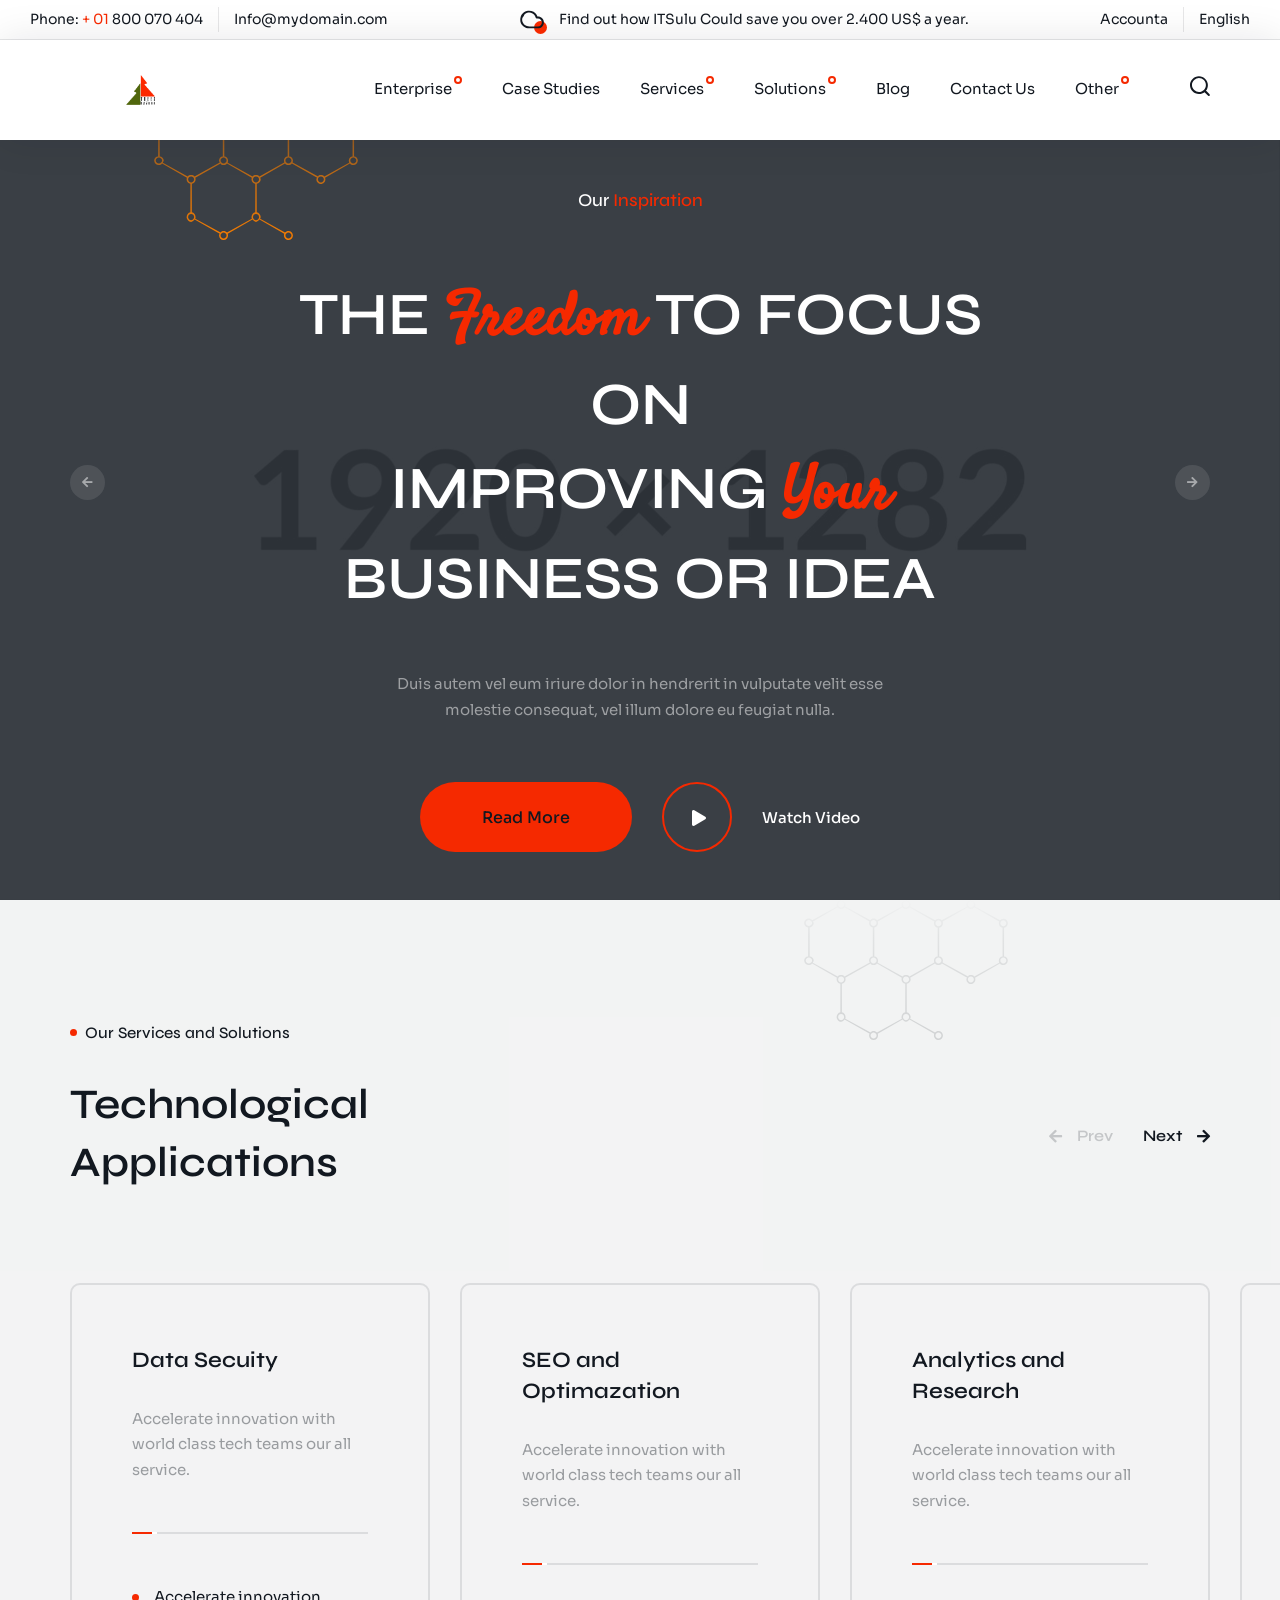
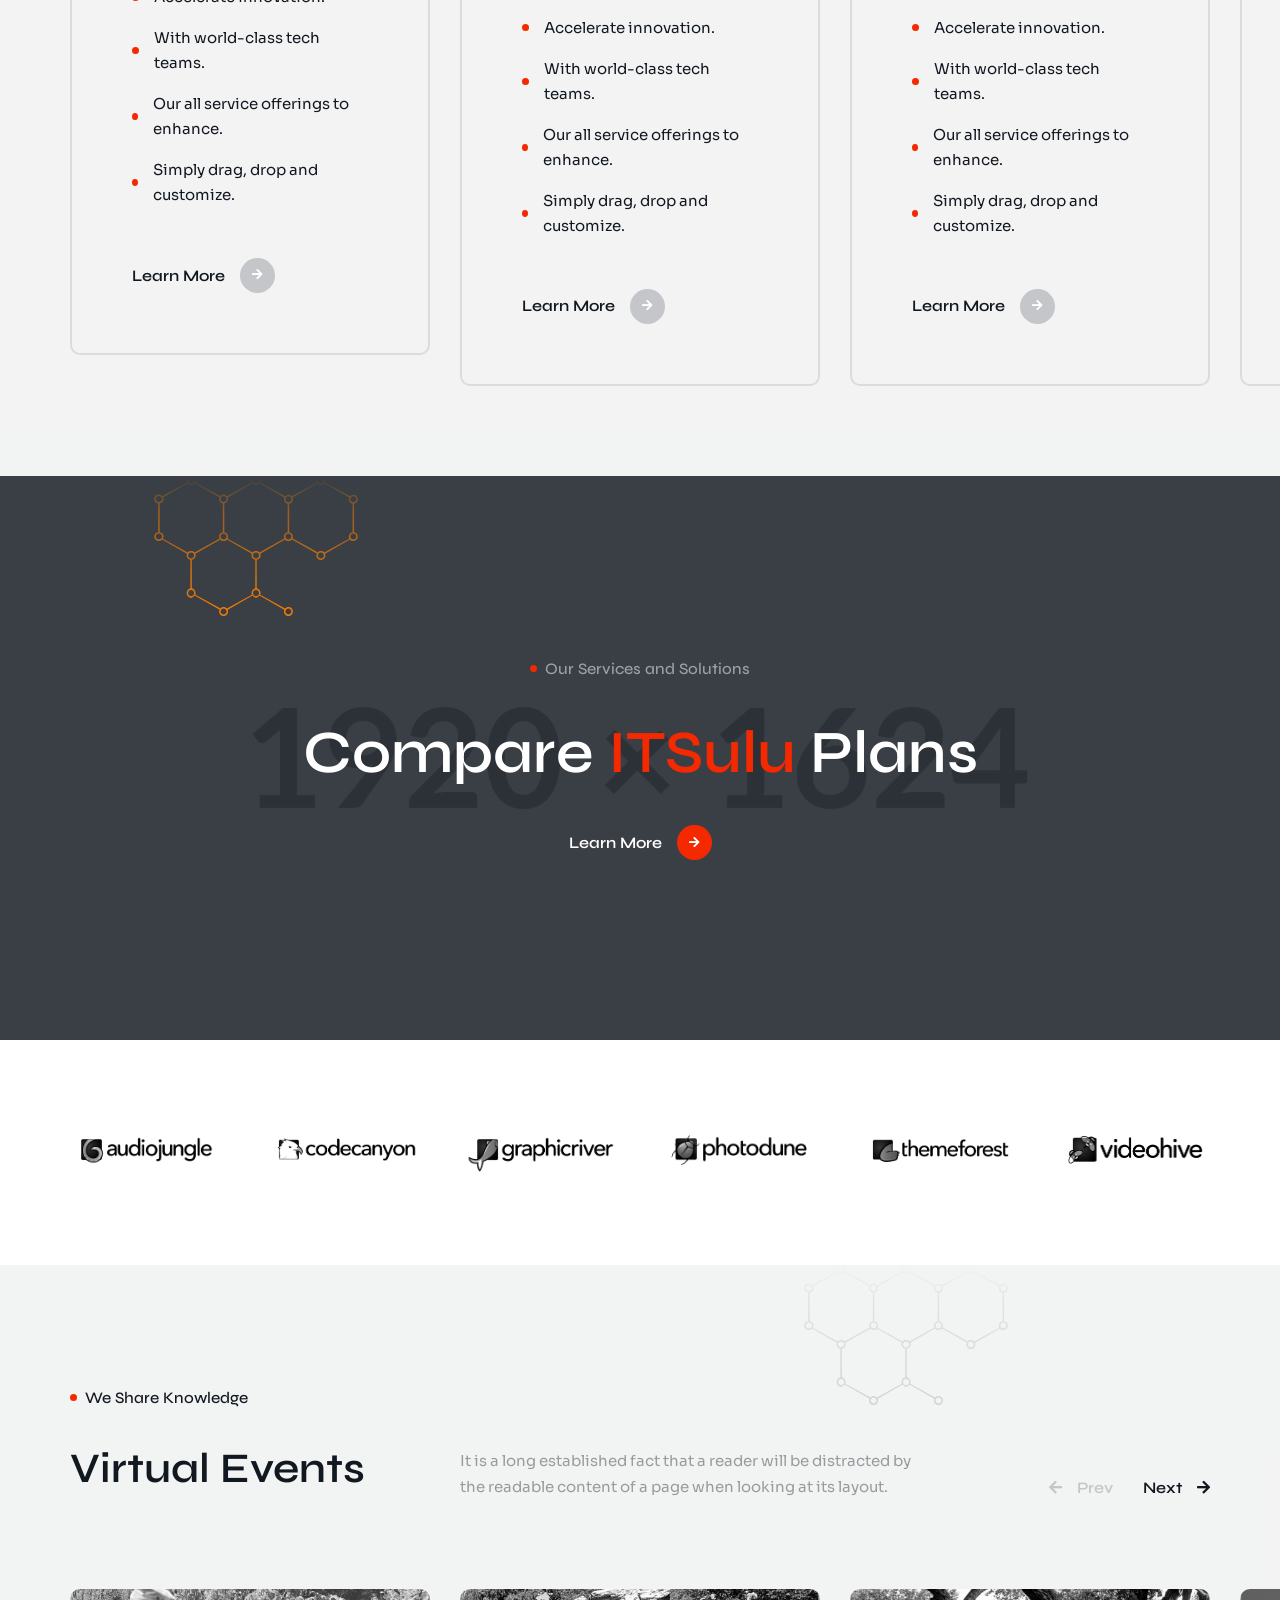
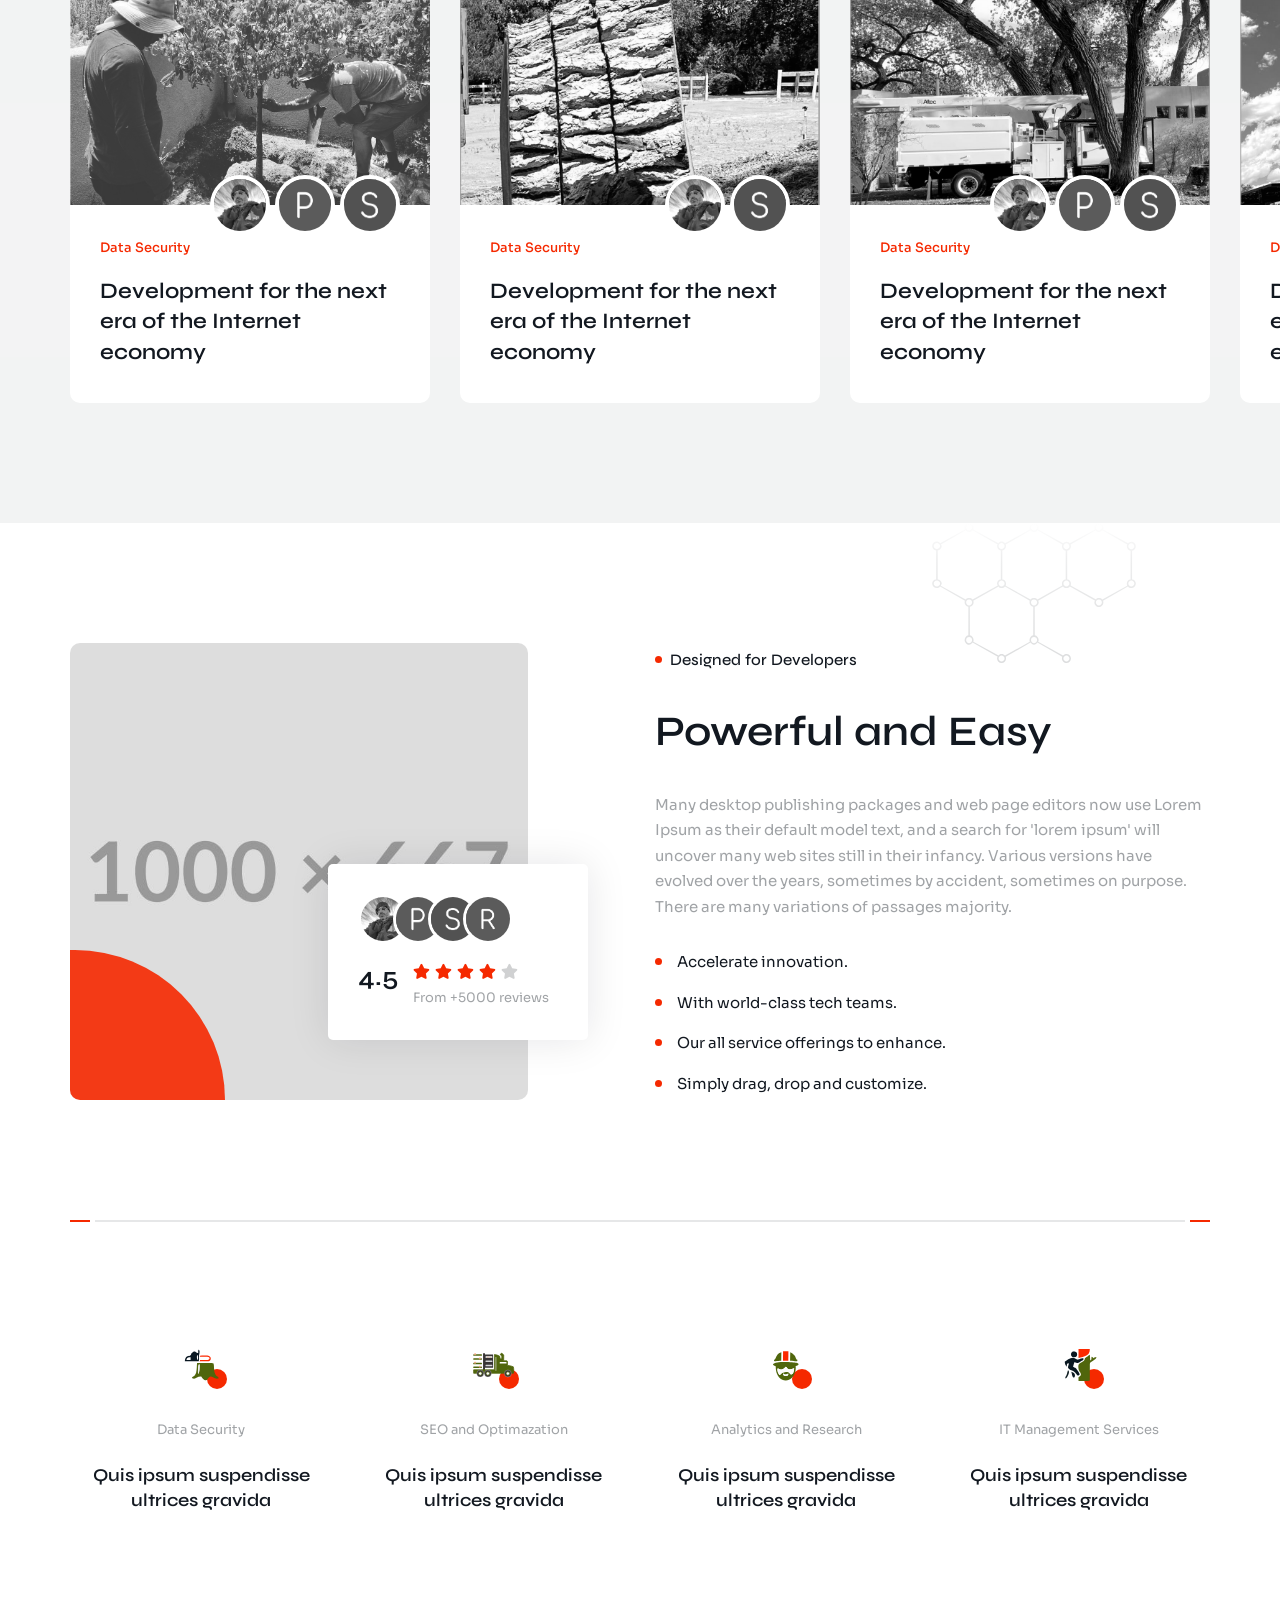
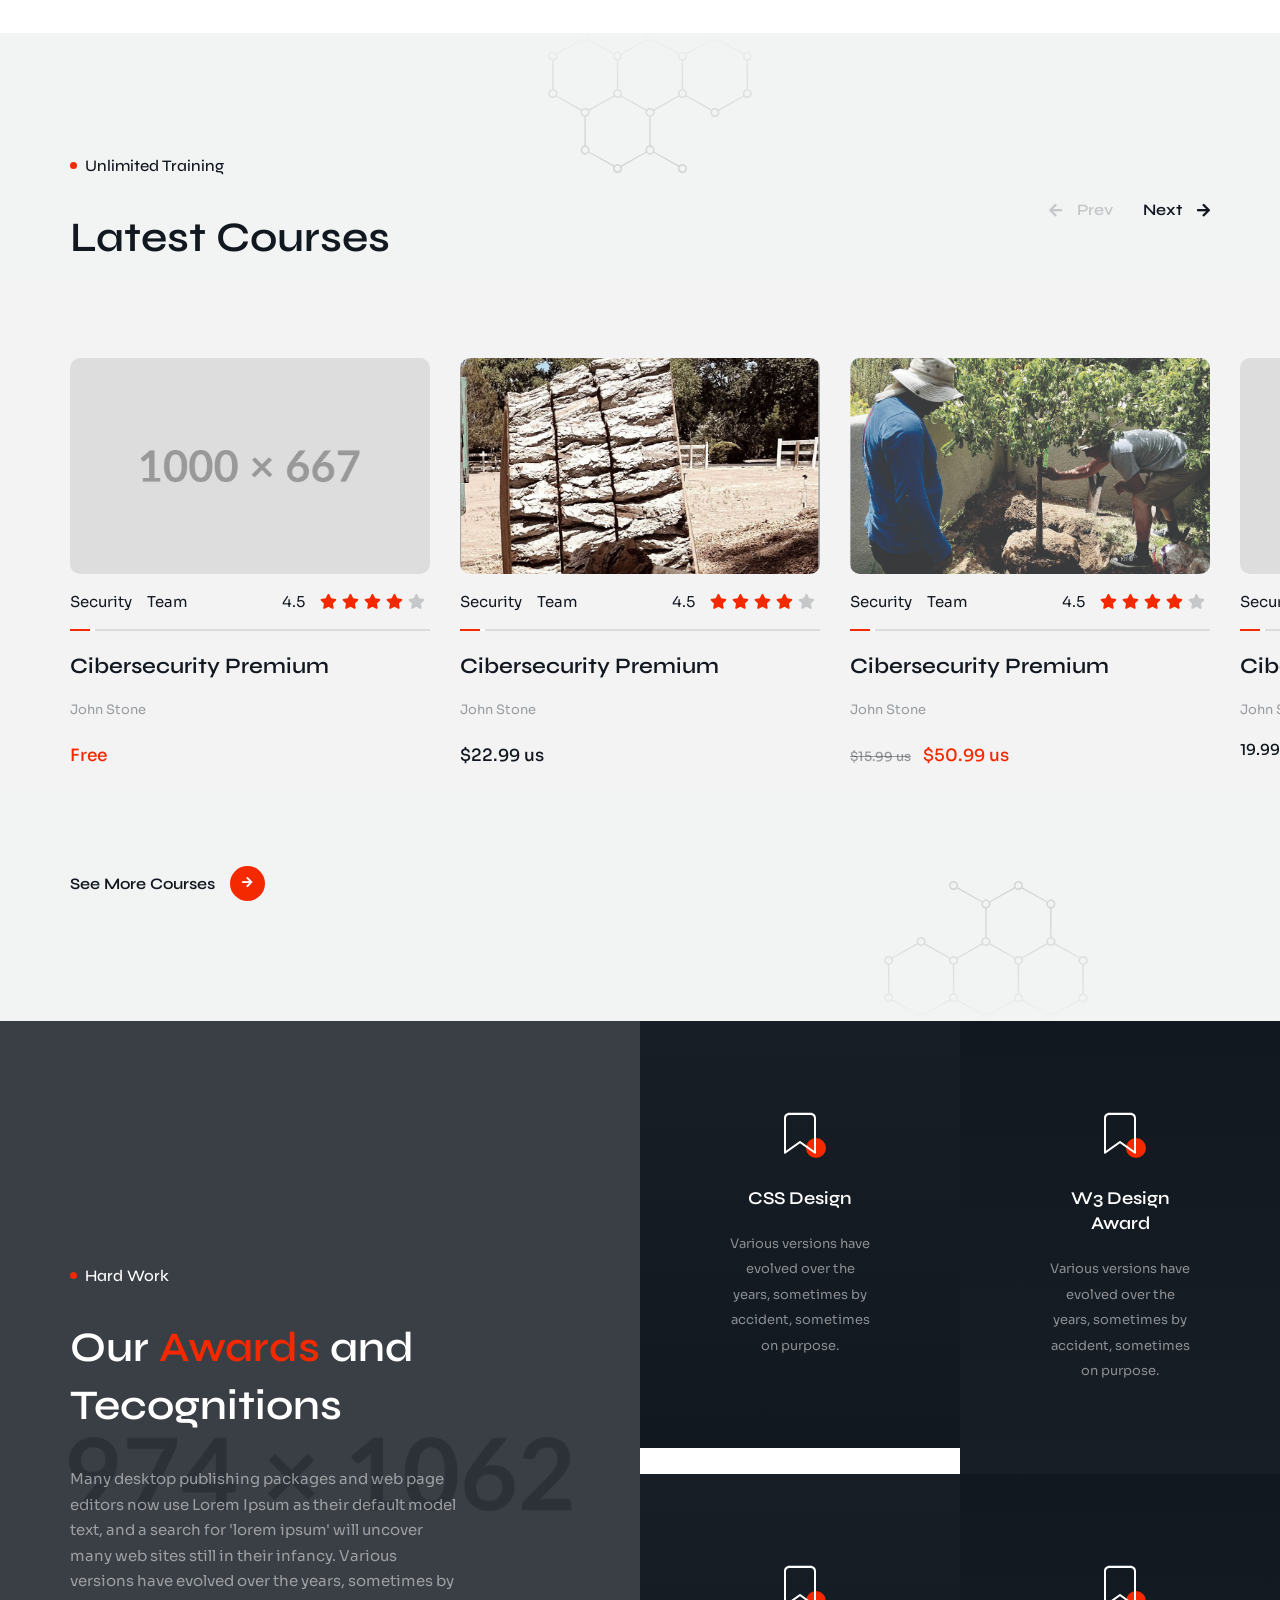
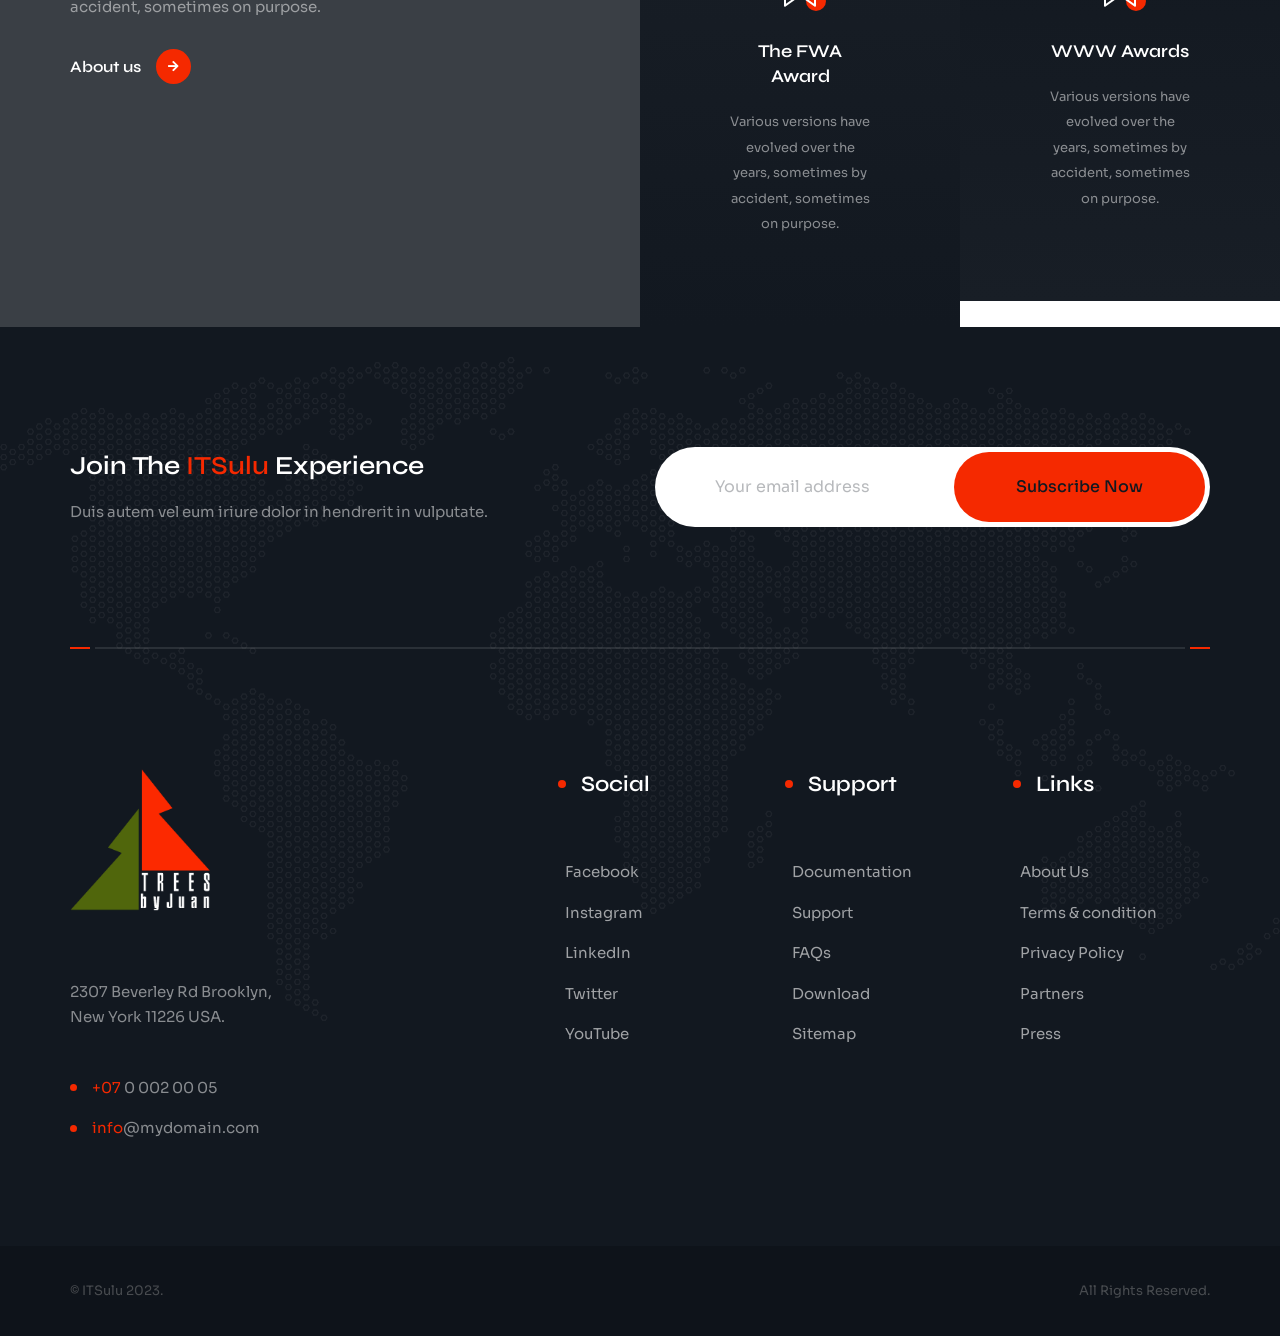
<file: template/home-2.html>
<!DOCTYPE html>
<html lang="zxx">

<head>
    <meta charset="UTF-8">
    <meta name="viewport" content="width=device-width, initial-scale=1.0">
    <meta http-equiv="X-UA-Compatible" content="ie=edge">

    <!-- bootstrap grid css -->
    <link rel="stylesheet" href="css/plugins/bootstrap-grid.css">
    <!-- font awesome css -->
    <link rel="stylesheet" href="css/plugins/font-awesome.min.css">
    <!-- swiper css -->
    <link rel="stylesheet" href="css/plugins/swiper.min.css">
    <!-- itsulu css -->
    <link rel="stylesheet" href="css/style.css">
    <title>ITSulu</title>
</head>

<body>

    <!-- wrapper -->
    <div class="mil-wrapper">
        <!-- top bar -->
        <div class="mil-top-position mil-fixed has-additional-panel">
           
           <div class="mil-additional-panel">
               <div class="container-fluid">
                   <ul class="mil-ap-list">
                       <li>Phone: <span class="mil-accent">+ 01</span> 800 070 404</li>
                       <li>Info@mydomain.com</li>
                   </ul>
                   <div class="mil-ap-call-to-action">
                      <div class="mil-icon-frame mil-icon-frame-sm">
                          <img src="img/icons/sm/4.svg" alt="icon">
                      </div>
                       <p>Find out how ITSulu Could save you over 2.400 US$ a year.</p>
                   </div>
                   <ul class="mil-ap-list">
                       <li><a href="#.">Accounta</a></li>
                       <li><a href="#.">English</a></li>
                   </ul>
               </div>
           </div>
           
            <div class="mil-top-panel">
                <!-- mil-top-panel-transparent -->
                <div class="container">
                    <a href="home-1.html" class="mil-logo" style="width: 140px"></a>
                    <div class="mil-navigation">
                        <nav>
                            <ul>
                                <li class="mil-has-children">
                                    <a href="#.">Enterprise</a>
                                    <ul>
                                        <li><a href="about.html">About us</a></li>
                                        <li><a href="team.html">Team</a></li>
                                        <li><a href="team-single.html">Team Member</a></li>
                                        <li><a href="careers.html">Careers</a></li>
                                        <li><a href="prices.html">Prices</a></li>
                                        <li><a href="faq.html">FAQ</a></li>
                                        <li><a href="event.html">Event</a></li>
                                    </ul>
                                </li>
                                <li><a href="portfolio.html">Case Studies</a></li>
                                <li class="mil-has-children">
                                    <a href="#.">Services</a>
                                    <ul>
                                        <li><a href="service-1.html">Service 1</a></li>
                                        <li><a href="service-2.html">Service 2</a></li>
                                        <li><a href="service-3.html">Service 3</a></li>
                                        <li><a href="service-4.html">Service 4</a></li>
                                    </ul>
                                </li>
                                <li class="mil-has-children">
                                    <a href="#.">Solutions</a>
                                    <ul>
                                        <li><a href="solution-1.html">Solution 1</a></li>
                                        <li><a href="solution-2.html">Solution 2</a></li>
                                        <li><a href="solution-3.html">Solution 3</a></li>
                                    </ul>
                                </li>
                                <li><a href="blog.html">Blog</a></li>
                                <li><a href="contact.html">Contact Us</a></li>
                                <li class="mil-has-children">
                                    <a href="#.">Other</a>
                                    <ul>
                                        <li><a href="coming-soon.html">Coming Soon</a></li>
                                        <li><a href="404.html">404</a></li>
                                    </ul>
                                </li>
                            </ul>
                            <div class="mil-search-icon">
                                <svg width="21" height="20" viewBox="0 0 21 20" fill="none" xmlns="http://www.w3.org/2000/svg">
                                    <path fill-rule="evenodd" clip-rule="evenodd" d="M20.5848 19.7029C20.3908 19.8999 20.1358 19.997 19.8808 19.997C19.6268 19.997 19.3718 19.8999 19.1778 19.7029L15.5118 16.2199C13.9778 17.2549 12.3798 17.997 9.92584 17.997C4.98484 17.997 0.964844 13.959 0.964844 8.99695C0.964844 4.34995 4.98484 0.199951 9.92584 0.199951C14.8668 0.199951 18.8858 4.34995 18.8858 8.99695C18.8858 11.118 18.1468 13.68 16.9188 14.608L20.5848 18.29C20.9738 18.681 20.9738 19.3129 20.5848 19.7029ZM9.92584 1.99695C6.82984 1.99695 2.95684 5.13695 2.95684 8.99695C2.95684 12.857 6.82984 15.998 9.92584 15.998C11.8398 15.998 13.5758 15.217 14.8368 13.957C14.8408 13.952 14.8418 13.945 14.8468 13.941C14.8518 13.936 14.8578 13.935 14.8628 13.93C16.1168 12.663 16.8948 10.92 16.8948 8.99695C16.8948 5.13695 13.7678 1.99695 9.92584 1.99695Z" />
                                </svg>
                            </div>
                        </nav>

                    </div>
                    <!-- mobile menu button -->
                    <div class="mil-menu-btn">
                        <span></span>
                    </div>
                    <!-- mobile menu button end -->
                </div>
            </div>
        </div>
        <!-- top bar end -->

        <!-- banner -->
        <div class="mil-banner mil-top-space-100">
            <div class="mil-deco mil-deco-accent" style="top: 0; left: 12%;"></div>
            <div class="swiper-container mil-banner-slider">
                <div class="swiper-wrapper">
                    <div class="swiper-slide">

                        <img src="img/photo/4.jpg" class="mil-background-image" style="object-position: center" data-swiper-parallax-scale="1.1" alt="image">
                        <div class="mil-overlay"></div>

                        <div class="mil-banner-content-2" data-swiper-parallax-y="300" data-swiper-parallax-duration="600" data-swiper-parallax-opacity="0">
                            <div class="container">
                                <div class="row align-items-center justify-content-center mil-text-center">
                                    <div class="col-xl-8">
                                        <span class="mil-suptitle mil-mb-60"><span class="mil-light">Our</span> <span class="mil-accent">Inspiration</span></span>
                                        <h1 class="mil-mb-50"><span class="mil-uppercase mil-light">The</span> <span class="mil-font-3 mil-accent">Freedom</span><span class="mil-uppercase mil-light"> to focus on <br>
                                                improving</span> <span class="mil-font-3 mil-accent">Your</span> <span class="mil-uppercase mil-light">business or idea </span></h1>
                                        <p class="mil-light-soft mil-mb-60">Duis autem vel eum iriure dolor in hendrerit in vulputate velit esse <br> molestie consequat, vel illum dolore eu feugiat nulla.</p>
                                        <div class="mil-buttons-frame mil-buttons-frame-center">
                                            <a href="#." class="mil-button mil-accent-bg"><span>Read More</span></a>
                                            <a href="#." class="mil-button-with-label">
                                                <div class="mil-button mil-border mil-icon-button mil-light"><span><i class="fas fa-play"></i></span></div><span class="mil-light">Watch Video</span>
                                            </a>
                                        </div>
                                    </div>
                                </div>
                            </div>
                        </div>

                    </div>
                    <div class="swiper-slide">

                        <img src="img/photo/5.jpg" class="mil-background-image" style="object-position: bottom" data-swiper-parallax-scale="1.1" alt="image">
                        <div class="mil-overlay"></div>

                        <div class="mil-banner-content-2" data-swiper-parallax-y="300" data-swiper-parallax-duration="600" data-swiper-parallax-opacity="0" data-swiper-parallax-delay="2000">
                            <div class="container">
                                <div class="row align-items-center justify-content-center mil-text-center">
                                    <div class="col-xl-8">
                                        <span class="mil-suptitle mil-mb-60"><span class="mil-light">Our</span> <span class="mil-accent">Inspiration</span></span>
                                        <h1 class="mil-mb-50"><span class="mil-uppercase mil-light">The</span> <span class="mil-font-3 mil-accent">Freedom</span><span class="mil-uppercase mil-light"> to focus on <br>
                                                improving</span> <span class="mil-font-3 mil-accent">Your</span> <span class="mil-uppercase mil-light">business or idea </span></h1>
                                        <p class="mil-light-soft mil-mb-60">Duis autem vel eum iriure dolor in hendrerit in vulputate velit esse <br> molestie consequat, vel illum dolore eu feugiat nulla.</p>
                                        <a href="#." class="mil-button mil-accent-bg"><span>Read More</span></a>
                                    </div>
                                </div>
                            </div>
                        </div>

                    </div>
                    <div class="swiper-slide">

                        <img src="img/photo/6.jpg" class="mil-background-image" style="object-position: center" data-swiper-parallax-scale="1.1" alt="image">
                        <div class="mil-overlay"></div>

                        <div class="mil-banner-content-2" data-swiper-parallax-y="300" data-swiper-parallax-duration="600" data-swiper-parallax-opacity="0">
                            <div class="container">
                                <div class="row align-items-center justify-content-center mil-text-center">
                                    <div class="col-xl-8">
                                        <span class="mil-suptitle mil-mb-60"><span class="mil-light">Our</span> <span class="mil-accent">Inspiration</span></span>
                                        <h1 class="mil-mb-50"><span class="mil-uppercase mil-light">The</span> <span class="mil-font-3 mil-accent">Freedom</span><span class="mil-uppercase mil-light"> to focus on <br>
                                                improving</span> <span class="mil-font-3 mil-accent">Your</span> <span class="mil-uppercase mil-light">business or idea </span></h1>
                                        <p class="mil-light-soft mil-mb-60">Duis autem vel eum iriure dolor in hendrerit in vulputate velit esse <br> molestie consequat, vel illum dolore eu feugiat nulla.</p>
                                        <div class="mil-buttons-frame mil-buttons-frame-center">
                                            <a href="#." class="mil-button-with-label">
                                                <div class="mil-button mil-border mil-icon-button mil-light"><span><i class="fas fa-play"></i></span></div><span class="mil-light">Watch Video</span>
                                            </a>
                                        </div>
                                    </div>
                                </div>
                            </div>
                        </div>

                    </div>
                </div>
            </div>

            <div class="mil-banner-nav">
                <div class="container">
                    <div class="mil-banner-button mil-banner-prev"><i class="fas fa-arrow-left"></i></div>
                    <div class="mil-banner-button mil-banner-next"><i class="fas fa-arrow-right"></i></div>
                </div>
            </div>

        </div>
        <!-- banner end -->

        <!-- services -->
        <section class="mil-services mil-deep-bg mil-p-120-90">
            <div class="mil-deco" style="top: 0; right: 20%;"></div>
            <div class="container">

                <div class="row align-items-center mil-mb-90">
                    <div class="col-md-6 col-xl-6">

                        <span class="mil-suptitle mil-suptitle-2 mil-mb-30">Our Services and Solutions</span>
                        <h2>Technological Applications</h2>

                    </div>
                    <div class="col-md-6 col-xl-6">

                        <div class="mil-adaptive-right mil-mt-60-adapt">
                            <div class="mil-slider-nav">
                                <div class="mil-slider-btn-prev mil-services-prev"><i class="fas fa-arrow-left"></i><span class="mil-h6">Prev</span></div>
                                <div class="mil-slider-btn-next mil-services-next"><span class="mil-h6">Next</span><i class="fas fa-arrow-right"></i></div>
                            </div>
                        </div>

                    </div>
                </div>

                <div class="swiper-container mil-services-slider">
                    <div class="swiper-wrapper">
                        <div class="swiper-slide">

                            <div class="mil-hover-card">
                                <h4 class="mil-mb-30">Data Secuity</h4>
                                <p class="mil-mb-50">Accelerate innovation with world class tech teams our all service.</p>
                                <div class="mil-divider mil-divider-left mil-mb-50"></div>
                                <ul class="mil-simple-list mil-mb-50">
                                    <li>Accelerate innovation.</li>
                                    <li>With world-class tech teams.</li>
                                    <li>Our all service offerings to enhance.</li>
                                    <li>Simply drag, drop and customize.</li>
                                </ul>
                                <a href="#." class="mil-link"><span>Learn More</span><i class="fas fa-arrow-right"></i></a>
                            </div>

                        </div>
                        <div class="swiper-slide">

                            <div class="mil-hover-card">
                                <h4 class="mil-mb-30">SEO and Optimazation</h4>
                                <p class="mil-mb-50">Accelerate innovation with world class tech teams our all service.</p>
                                <div class="mil-divider mil-divider-left mil-mb-50"></div>
                                <ul class="mil-simple-list mil-mb-50">
                                    <li>Accelerate innovation.</li>
                                    <li>With world-class tech teams.</li>
                                    <li>Our all service offerings to enhance.</li>
                                    <li>Simply drag, drop and customize.</li>
                                </ul>
                                <a href="#." class="mil-link"><span>Learn More</span><i class="fas fa-arrow-right"></i></a>
                            </div>

                        </div>
                        <div class="swiper-slide">

                            <div class="mil-hover-card">
                                <h4 class="mil-mb-30">Analytics and Research</h4>
                                <p class="mil-mb-50">Accelerate innovation with world class tech teams our all service.</p>
                                <div class="mil-divider mil-divider-left mil-mb-50"></div>
                                <ul class="mil-simple-list mil-mb-50">
                                    <li>Accelerate innovation.</li>
                                    <li>With world-class tech teams.</li>
                                    <li>Our all service offerings to enhance.</li>
                                    <li>Simply drag, drop and customize.</li>
                                </ul>
                                <a href="#." class="mil-link"><span>Learn More</span><i class="fas fa-arrow-right"></i></a>
                            </div>

                        </div>
                        <div class="swiper-slide">

                            <div class="mil-hover-card">
                                <h4 class="mil-mb-30">IT Management Services</h4>
                                <p class="mil-mb-50">Accelerate innovation with world class tech teams our all service.</p>
                                <div class="mil-divider mil-divider-left mil-mb-50"></div>
                                <ul class="mil-simple-list mil-mb-50">
                                    <li>Accelerate innovation.</li>
                                    <li>With world-class tech teams.</li>
                                    <li>Our all service offerings to enhance.</li>
                                    <li>Simply drag, drop and customize.</li>
                                </ul>
                                <a href="#." class="mil-link"><span>Learn More</span><i class="fas fa-arrow-right"></i></a>
                            </div>

                        </div>
                        <div class="swiper-slide">

                            <div class="mil-hover-card">
                                <h4 class="mil-mb-30">Web Development</h4>
                                <p class="mil-mb-50">Accelerate innovation with world class tech teams our all service.</p>
                                <div class="mil-divider mil-divider-left mil-mb-50"></div>
                                <ul class="mil-simple-list mil-mb-50">
                                    <li>Accelerate innovation.</li>
                                    <li>With world-class tech teams.</li>
                                    <li>Our all service offerings to enhance.</li>
                                    <li>Simply drag, drop and customize.</li>
                                </ul>
                                <a href="#." class="mil-link"><span>Learn More</span><i class="fas fa-arrow-right"></i></a>
                            </div>

                        </div>
                        <div class="swiper-slide">

                            <div class="mil-hover-card">
                                <h4 class="mil-mb-30">UI/UX Design</h4>
                                <p class="mil-mb-50">Accelerate innovation with world class tech teams our all service.</p>
                                <div class="mil-divider mil-divider-left mil-mb-50"></div>
                                <ul class="mil-simple-list mil-mb-50">
                                    <li>Accelerate innovation.</li>
                                    <li>With world-class tech teams.</li>
                                    <li>Our all service offerings to enhance.</li>
                                    <li>Simply drag, drop and customize.</li>
                                </ul>
                                <a href="#." class="mil-link"><span>Learn More</span><i class="fas fa-arrow-right"></i></a>
                            </div>

                        </div>
                    </div>
                </div>

            </div>
        </section>
        <!-- services end -->

        <!-- call to action -->
        <section class="mil-call-to-action mil-p-120-120">
            <div class="mil-deco mil-deco-accent" style="top: 0; left: 12%;"></div>
            <img src="img/photo/7.jpg" class="mil-background-image" style="object-position: center" alt="image">
            <div class="mil-overlay"></div>
            <div class="container">
                <div class="mil-cta-content">
                    <span class="mil-suptitle mil-light-soft mil-suptitle-2 mil-mb-30">Our Services and Solutions</span>
                    <h2 class="mil-h1 mil-light mil-mb-30">Compare <span class="mil-accent">ITSulu</span> Plans</h2>
                    <a href="prices.html" class="mil-link"><span class="mil-light">Learn More</span><i class="fas fa-arrow-right"></i></a>
                </div>
            </div>
        </section>
        <!-- call to action end -->

        <!-- partners -->
        <div class="mil-partners mil-p-90-60">
            <div class="container">
                <div class="mil-partners-frame">
                    <a href="#."><img src="img/partners/1.png" alt="partner"></a>
                    <a href="#."><img src="img/partners/2.png" alt="partner"></a>
                    <a href="#."><img src="img/partners/3.png" alt="partner"></a>
                    <a href="#."><img src="img/partners/4.png" alt="partner"></a>
                    <a href="#."><img src="img/partners/5.png" alt="partner"></a>
                    <a href="#."><img src="img/partners/6.png" alt="partner"></a>
                </div>
            </div>
        </div>
        <!-- partners end -->

        <!-- events -->
        <section class="mil-events mil-deep-bg mil-p-120-120">
            <div class="mil-deco" style="top: 0; right: 20%;"></div>
            <div class="container">

                <div class="row align-items-end mil-mb-60-adapt">
                    <div class="col-md-4 col-xl-4">

                        <span class="mil-suptitle mil-suptitle-2 mil-mb-30">We Share Knowledge</span>
                        <h2 class="mil-mb-30">Virtual Events</h2>

                    </div>
                    <div class="col-md-5 col-xl-5">

                        <p class="mil-mb-30">It is a long established fact that a reader will be distracted by the readable content of a page when looking at its layout.</p>

                    </div>
                    <div class="col-md-3 col-xl-3">

                        <div class="mil-adaptive-right mil-mb-30">
                            <div class="mil-slider-nav">
                                <div class="mil-slider-btn-prev mil-events-prev"><i class="fas fa-arrow-left"></i><span class="mil-h6">Prev</span></div>
                                <div class="mil-slider-btn-next mil-events-next"><span class="mil-h6">Next</span><i class="fas fa-arrow-right"></i></div>
                            </div>
                        </div>

                    </div>
                </div>

                <div class="swiper-container mil-events-slider">
                    <div class="swiper-wrapper">
                        <div class="swiper-slide">

                            <a href="event.html" class="mil-card-2">
                                <div class="mil-cover-frame">
                                    <img src="img/projects/1.jpg" alt="project">
                                </div>
                                <div class="mil-description">
                                    <ul class="mil-speakers">
                                        <li class="mil-speaker">
                                            <img src="img/faces/1.jpg" alt="speaker">
                                        </li>
                                        <li class="mil-speaker">
                                            <img src="img/faces/2.jpg" alt="speaker">
                                        </li>
                                        <li class="mil-speaker">
                                            <img src="img/faces/3.jpg" alt="speaker">
                                        </li>
                                    </ul>
                                    <div class="mil-card-title">
                                        <p class="mil-category mil-text-sm mil-mb-15">Data Security</p>
                                        <h4>Development for the next era of the Internet economy</h4>
                                    </div>

                                </div>
                            </a>

                        </div>
                        <div class="swiper-slide">

                            <a href="event.html" class="mil-card-2">
                                <div class="mil-cover-frame">
                                    <img src="img/projects/2.jpg" alt="project">
                                </div>
                                <div class="mil-description">
                                    <ul class="mil-speakers">
                                        <li class="mil-speaker">
                                            <img src="img/faces/1.jpg" alt="speaker">
                                        </li>
                                        <li class="mil-speaker">
                                            <img src="img/faces/3.jpg" alt="speaker">
                                        </li>
                                    </ul>
                                    <div class="mil-card-title">
                                        <p class="mil-category mil-text-sm mil-mb-15">Data Security</p>
                                        <h4>Development for the next era of the Internet economy</h4>
                                    </div>

                                </div>
                            </a>

                        </div>
                        <div class="swiper-slide">

                            <a href="event.html" class="mil-card-2">
                                <div class="mil-cover-frame">
                                    <img src="img/projects/3.jpg" alt="project">
                                </div>
                                <div class="mil-description">
                                    <ul class="mil-speakers">
                                        <li class="mil-speaker">
                                            <img src="img/faces/1.jpg" alt="speaker">
                                        </li>
                                        <li class="mil-speaker">
                                            <img src="img/faces/2.jpg" alt="speaker">
                                        </li>
                                        <li class="mil-speaker">
                                            <img src="img/faces/3.jpg" alt="speaker">
                                        </li>
                                    </ul>
                                    <div class="mil-card-title">
                                        <p class="mil-category mil-text-sm mil-mb-15">Data Security</p>
                                        <h4>Development for the next era of the Internet economy</h4>
                                    </div>

                                </div>
                            </a>

                        </div>
                        <div class="swiper-slide">

                            <a href="event.html" class="mil-card-2">
                                <div class="mil-cover-frame">
                                    <img src="img/projects/4.jpg" alt="project">
                                </div>
                                <div class="mil-description">
                                    <ul class="mil-speakers">
                                        <li class="mil-speaker">
                                            <img src="img/faces/1.jpg" alt="speaker">
                                        </li>
                                    </ul>
                                    <div class="mil-card-title">
                                        <p class="mil-category mil-text-sm mil-mb-15">Data Security</p>
                                        <h4>Development for the next era of the Internet economy</h4>
                                    </div>

                                </div>
                            </a>

                        </div>
                    </div>
                </div>

            </div>
        </section>
        <!-- events end -->

        <!-- about -->
        <section class="mil-about mil-p-120-60">
            <div class="mil-deco" style="top: 0; right: 10%;"></div>
            <div class="container">

                <div class="row align-items-center justify-content-between">
                    <div class="col-md-5 col-xl-5">

                        <div class="mil-about-illustration mil-mb-60">
                            <div class="mil-image-frame">
                                <img src="img/photo/8.jpg" alt="Office">
                            </div>
                            <div class="mil-window">
                                <ul class="mil-speakers">
                                    <li class="mil-speaker">
                                        <img src="img/faces/1.jpg" alt="speaker">
                                    </li>
                                    <li class="mil-speaker">
                                        <img src="img/faces/2.jpg" alt="speaker">
                                    </li>
                                    <li class="mil-speaker">
                                        <img src="img/faces/3.jpg" alt="speaker">
                                    </li>
                                    <li class="mil-speaker">
                                        <img src="img/faces/4.jpg" alt="speaker">
                                    </li>
                                </ul>
                                <div class="mil-window-bottom">
                                    <h3>4.5</h3>
                                    <div>
                                        <ul class="mil-stars">
                                            <li><i class="fas fa-star"></i></li>
                                            <li><i class="fas fa-star"></i></li>
                                            <li><i class="fas fa-star"></i></li>
                                            <li><i class="fas fa-star"></i></li>
                                            <li class="mil-empty"><i class="fas fa-star"></i></li>
                                        </ul>
                                        <p class="mil-text-sm">From +5000 reviews</p>
                                    </div>
                                </div>
                            </div>
                        </div>

                    </div>
                    <div class="col-md-6 col-xl-6">

                        <span class="mil-suptitle mil-suptitle-2 mil-mb-30">Designed for Developers</span>
                        <h2 class="mil-mb-30">Powerful and Easy</h2>
                        <p class="mil-mb-30">Many desktop publishing packages and web page editors now use Lorem Ipsum as their default model text, and a search for 'lorem ipsum' will uncover many web sites still in their infancy. Various versions have evolved over the years, sometimes by accident, sometimes on purpose. There are many variations of passages majority.</p>
                        <ul class="mil-simple-list mil-mb-60">
                            <li>Accelerate innovation.</li>
                            <li>With world-class tech teams.</li>
                            <li>Our all service offerings to enhance.</li>
                            <li>Simply drag, drop and customize.</li>
                        </ul>

                    </div>
                </div>
            </div>
        </section>
        <!-- about end -->

        <div class="container">
            <div class="mil-divider"></div>
        </div>

        <!-- icon boxes -->
        <section class="mil-icon-boxes mil-p-120-60">
            <div class="container">
                <div class="row">
                    <div class="col-md-6 col-xl-3">

                        <div class="mil-icon-box mil-center mil-mb-60">
                            <div class="mil-icon-frame mil-icon-frame-md mil-mb-30">
                                <img src="img/icons/md/1.svg" alt="icon">
                            </div>
                            <p class="mil-text-sm mil-mb-20">Data Security</p>
                            <h5>Quis ipsum suspendisse <br>ultrices gravida</h5>
                        </div>

                    </div>
                    <div class="col-md-6 col-xl-3">

                        <div class="mil-icon-box mil-center mil-mb-60">
                            <div class="mil-icon-frame mil-icon-frame-md mil-mb-30">
                                <img src="img/icons/md/6.svg" alt="icon">
                            </div>
                            <p class="mil-text-sm mil-mb-20">SEO and Optimazation</p>
                            <h5>Quis ipsum suspendisse <br>ultrices gravida</h5>
                        </div>

                    </div>
                    <div class="col-md-6 col-xl-3">

                        <div class="mil-icon-box mil-center mil-mb-60">
                            <div class="mil-icon-frame mil-icon-frame-md mil-mb-30">
                                <img src="img/icons/md/4.svg" alt="icon">
                            </div>
                            <p class="mil-text-sm mil-mb-20">Analytics and Research</p>
                            <h5>Quis ipsum suspendisse <br>ultrices gravida</h5>
                        </div>

                    </div>
                    <div class="col-md-6 col-xl-3">

                        <div class="mil-icon-box mil-center mil-mb-60">
                            <div class="mil-icon-frame mil-icon-frame-md mil-mb-30">
                                <img src="img/icons/md/2.svg" alt="icon">
                            </div>
                            <p class="mil-text-sm mil-mb-20">IT Management Services</p>
                            <h5>Quis ipsum suspendisse <br>ultrices gravida</h5>
                        </div>

                    </div>
                </div>
            </div>
        </section>
        <!-- icon boxes end -->

        <!-- courses -->
        <section class="mil-courses mil-deep-bg mil-p-120-120">
            <div class="mil-deco" style="top: 0; right: 40%;"></div>
            <div class="mil-deco" style="bottom: 0; right: 15%; transform: rotate(180deg)"></div>
            <div class="container">
                <div class="row align-items-center mil-mb-60-adapt">
                    <div class="col-md-6 col-xl-6">

                        <span class="mil-suptitle mil-suptitle-2 mil-mb-30">Unlimited Training</span>
                        <h2 class="mil-mb-30">Latest Courses</h2>

                    </div>
                    <div class="col-md-6 col-xl-6">

                        <div class="mil-adaptive-right">
                            <div class="mil-slider-nav mil-mb-30">
                                <div class="mil-slider-btn-prev mil-courses-prev"><i class="fas fa-arrow-left"></i><span class="mil-h6">Prev</span></div>
                                <div class="mil-slider-btn-next mil-courses-next"><span class="mil-h6">Next</span><i class="fas fa-arrow-right"></i></div>
                            </div>
                        </div>

                    </div>
                </div>

                <div class="swiper-container mil-courses-slider mil-mb-90">
                    <div class="swiper-wrapper">
                        <div class="swiper-slide">

                            <a href="#." class="mil-card">
                                <div class="mil-cover-frame mil-mb-15">
                                    <img src="img/blog/1.jpg" alt="project">
                                </div>
                                <div class="mil-description">
                                    <div class="mil-fw-descr">
                                        <div class="mil-card-top">
                                            <ul class="mil-bages mil-mb-15">
                                                <li class="mil-dark">Security</li>
                                                <li class="mil-dark">Team</li>
                                            </ul>
                                            <div class="mil-stars mil-mb-15">
                                                <span class="mil-dark">4.5</span>
                                                <ul>
                                                    <li><i class="fas fa-star"></i></li>
                                                    <li><i class="fas fa-star"></i></li>
                                                    <li><i class="fas fa-star"></i></li>
                                                    <li><i class="fas fa-star"></i></li>
                                                    <li class="mil-empty"><i class="fas fa-star"></i></li>
                                                </ul>
                                            </div>

                                        </div>
                                        <div class="mil-divider mil-divider-left mil-mb-20"></div>
                                        <h4 class="mil-mb-15">Cibersecurity Premium</h4>
                                        <p class="mil-text-sm mil-mb-15">John Stone</p>
                                        <div class="mil-text-lg mil-bold mil-accent">Free</div>
                                    </div>

                                </div>
                            </a>

                        </div>
                        <div class="swiper-slide">

                            <a href="#." class="mil-card">
                                <div class="mil-cover-frame mil-mb-15">
                                    <img src="img/projects/2.jpg" alt="project">
                                </div>
                                <div class="mil-description">
                                    <div class="mil-fw-descr">
                                        <div class="mil-card-top">
                                            <ul class="mil-bages mil-mb-15">
                                                <li class="mil-dark">Security</li>
                                                <li class="mil-dark">Team</li>
                                            </ul>
                                            <div class="mil-stars mil-mb-15">
                                                <span class="mil-dark">4.5</span>
                                                <ul>
                                                    <li><i class="fas fa-star"></i></li>
                                                    <li><i class="fas fa-star"></i></li>
                                                    <li><i class="fas fa-star"></i></li>
                                                    <li><i class="fas fa-star"></i></li>
                                                    <li class="mil-empty"><i class="fas fa-star"></i></li>
                                                </ul>
                                            </div>

                                        </div>
                                        <div class="mil-divider mil-divider-left mil-mb-20"></div>
                                        <h4 class="mil-mb-15">Cibersecurity Premium</h4>
                                        <p class="mil-text-sm mil-mb-15">John Stone</p>
                                        <div class="mil-text-lg mil-dark mil-bold">$22.99 us</div>
                                    </div>

                                </div>
                            </a>

                        </div>
                        <div class="swiper-slide">

                            <a href="#." class="mil-card">
                                <div class="mil-cover-frame mil-mb-15">
                                    <img src="img/projects/1.jpg" alt="project">
                                </div>
                                <div class="mil-description">
                                    <div class="mil-fw-descr">
                                        <div class="mil-card-top">
                                            <ul class="mil-bages mil-mb-15">
                                                <li class="mil-dark">Security</li>
                                                <li class="mil-dark">Team</li>
                                            </ul>
                                            <div class="mil-stars mil-mb-15">
                                                <span class="mil-dark">4.5</span>
                                                <ul>
                                                    <li><i class="fas fa-star"></i></li>
                                                    <li><i class="fas fa-star"></i></li>
                                                    <li><i class="fas fa-star"></i></li>
                                                    <li><i class="fas fa-star"></i></li>
                                                    <li class="mil-empty"><i class="fas fa-star"></i></li>
                                                </ul>
                                            </div>

                                        </div>
                                        <div class="mil-divider mil-divider-left mil-mb-20"></div>
                                        <h4 class="mil-mb-15">Cibersecurity Premium</h4>
                                        <p class="mil-text-sm mil-mb-15">John Stone</p>
                                        <div class="mil-text-lg mil-bold"><s class="mil-text-sm">$15.99 us</s> &nbsp; <span class="mil-accent">$50.99 us</span></div>
                                    </div>

                                </div>
                            </a>

                        </div>
                        <div class="swiper-slide">

                            <a href="#." class="mil-card">
                                <div class="mil-cover-frame mil-mb-15">
                                    <img src="img/blog/3.jpg" alt="project">
                                </div>
                                <div class="mil-description">
                                    <div class="mil-fw-descr">
                                        <div class="mil-card-top">
                                            <ul class="mil-bages mil-mb-15">
                                                <li class="mil-dark">Security</li>
                                                <li class="mil-dark">Team</li>
                                            </ul>
                                            <div class="mil-stars mil-mb-15">
                                                <span class="mil-dark">4.5</span>
                                                <ul>
                                                    <li><i class="fas fa-star"></i></li>
                                                    <li><i class="fas fa-star"></i></li>
                                                    <li><i class="fas fa-star"></i></li>
                                                    <li><i class="fas fa-star"></i></li>
                                                    <li class="mil-empty"><i class="fas fa-star"></i></li>
                                                </ul>
                                            </div>

                                        </div>
                                        <div class="mil-divider mil-divider-left mil-mb-20"></div>
                                        <h4 class="mil-mb-15">Cibersecurity Premium</h4>
                                        <p class="mil-text-sm mil-mb-15">John Stone</p>
                                        <div class="mil-dark mil-bold">19.99 us$</div>
                                    </div>

                                </div>
                            </a>

                        </div>

                    </div>
                </div>
                <div class="row align-items-center">
                    <div class="col-md-6 col-xl-6">

                        <a href="#." class="mil-link"><span>See More Courses</span><i class="fas fa-arrow-right"></i></a>

                    </div>
                </div>
            </div>
        </section>
        <!-- courses end -->

        <!-- awards -->
        <section class="mil-awards">
            <div class="row m-0">
                <div class="col-xl-6 p-0 mil-relative">

                    <img src="img/photo/9.jpg" class="mil-background-image" style="object-position: center" data-swiper-parallax-scale="1.1" alt="image">
                    <div class="mil-overlay"></div>

                    <div class="mil-fake-container">
                        <span class="mil-suptitle mil-suptitle-2 mil-light mil-mb-30">Hard Work</span>
                        <h2 class="mil-light mil-mb-30">Our <span class="mil-accent">Awards</span> and Tecognitions</h2>
                        <p class="mil-light-soft mil-mb-30">Many desktop publishing packages and web page editors now use Lorem Ipsum as their default model text, and a search for 'lorem ipsum' will uncover many web sites still in their infancy. Various versions have evolved over the years, sometimes by accident, sometimes on purpose.</p>
                        <a href="#." class="mil-link"><span class="mil-light">About us</span><i class="fas fa-arrow-right"></i></a>
                    </div>

                </div>
                <div class="col-xl-6 p-0">

                    <div class="row m-0">
                        <div class="col-md-6 col-xl-6 p-0">

                            <div class="mil-awards-box mil-gradient-bg">
                                <div class="mil-icon-box mil-center">
                                    <div class="mil-icon-frame mil-icon-frame-md mil-mb-30">
                                        <img src="img/icons/md/6l.svg" alt="icon">
                                    </div>
                                    <h5 class="mil-light mil-mb-20">CSS Design</h5>
                                    <p class="mil-text-sm mil-light-soft">Various versions have evolved over the years, sometimes by accident, sometimes on purpose.</p>
                                </div>
                            </div>

                        </div>
                        <div class="col-md-6 col-xl-6 p-0">

                            <div class="mil-awards-box mil-box-2 mil-gradient-bg">
                                <div class="mil-icon-box mil-center">
                                    <div class="mil-icon-frame mil-icon-frame-md mil-mb-30">
                                        <img src="img/icons/md/6l.svg" alt="icon">
                                    </div>
                                    <h5 class="mil-light mil-mb-20">W3 Design Award</h5>
                                    <p class="mil-text-sm mil-light-soft">Various versions have evolved over the years, sometimes by accident, sometimes on purpose.</p>
                                </div>
                            </div>

                        </div>
                        <div class="col-md-6 col-xl-6 p-0">

                            <div class="mil-awards-box mil-gradient-bg">
                                <div class="mil-icon-box mil-center">
                                    <div class="mil-icon-frame mil-icon-frame-md mil-mb-30">
                                        <img src="img/icons/md/6l.svg" alt="icon">
                                    </div>
                                    <h5 class="mil-light mil-mb-20">The FWA Award</h5>
                                    <p class="mil-text-sm mil-light-soft">Various versions have evolved over the years, sometimes by accident, sometimes on purpose.</p>
                                </div>
                            </div>

                        </div>
                        <div class="col-md-6 col-xl-6 p-0">

                            <div class="mil-awards-box mil-box-2 mil-pb-60-adapt mil-gradient-bg">
                                <div class="mil-icon-box mil-center">
                                    <div class="mil-icon-frame mil-icon-frame-md mil-mb-30">
                                        <img src="img/icons/md/6l.svg" alt="icon">
                                    </div>
                                    <h5 class="mil-light mil-mb-20">WWW Awards</h5>
                                    <p class="mil-text-sm mil-light-soft">Various versions have evolved over the years, sometimes by accident, sometimes on purpose.</p>
                                </div>
                            </div>

                        </div>
                    </div>

                </div>
            </div>
        </section>
        <!-- awards end -->

        <!-- footer -->
        <footer class="mil-dark-bg">
            <img src="img/deco/map.png" alt="background" class="mil-footer-bg">
            <div class="container">
                <div class="mil-footer-content">
                    <div class="row align-items-center mil-p-120-60">
                        <div class="col-xl-6 mil-mb-60">

                            <h3 class="mil-light mil-mb-15">Join The <span class="mil-accent">ITSulu</span> Experience</h3>

                            <p class="mil-light-soft">Duis autem vel eum iriure dolor in hendrerit in vulputate.</p>

                        </div>
                        <div class="col-xl-6 mil-mb-60">

                            <form class="mil-subscribe-form">
                                <input type="text" placeholder="Your email address">
                                <button type="submit" class="mil-button mil-accent-bg">Subscribe Now</button>
                            </form>

                        </div>
                    </div>
                    <div class="mil-divider mil-light"></div>
                    <div class="row justify-content-between mil-p-120-60">
                        <div class="col-md-3 col-lg-3 col-xl-3 mil-mb-30">

                            <img src="img/logo/logo-light.png" alt="" class="mil-logo mil-mb-60" style="width: 140px">

                            <p class="mil-light mil-light-soft" style="margin-bottom: 45px">2307 Beverley Rd Brooklyn, <br>New York 11226 USA.</p>

                            <ul class="mil-simple-list mil-mb-15">
                                <li class="mil-light"><span class="mil-accent">+07</span>&nbsp;<span class="mil-light-soft">0 002 00 05</span></li>
                                <li><span class="mil-accent">info</span><span class="mil-light mil-light-soft">@mydomain.com</span></li>
                            </ul>

                        </div>
                        <div class="col-md-8 col-lg-7 col-xl-7">

                            <div class="row justify-content-end">
                                <div class="col-md-4 col-lg-4 mil-mb-60">

                                    <h4 class="mil-list-title mil-light mil-mb-60">Social</h4>

                                    <ul class="mil-hover-link-list mil-light">
                                        <li>
                                            <a href="#.">Facebook</a>
                                        </li>
                                        <li>
                                            <a href="#.">Instagram</a>
                                        </li>
                                        <li>
                                            <a href="#.">LinkedIn</a>
                                        </li>
                                        <li>
                                            <a href="#.">Twitter</a>
                                        </li>
                                        <li>
                                            <a href="#.">YouTube</a>
                                        </li>
                                    </ul>

                                </div>
                                <div class="col-md-4 col-lg-4 mil-mb-60">

                                    <h4 class="mil-list-title mil-light mil-mb-60">Support</h4>

                                    <ul class="mil-hover-link-list mil-light">
                                        <li>
                                            <a href="#.">Documentation</a>
                                        </li>
                                        <li>
                                            <a href="#.">Support</a>
                                        </li>
                                        <li>
                                            <a href="#.">FAQs</a>
                                        </li>
                                        <li>
                                            <a href="#.">Download</a>
                                        </li>
                                        <li>
                                            <a href="#.">Sitemap</a>
                                        </li>
                                    </ul>

                                </div>
                                <div class="col-md-4 col-lg-4 mil-mb-60">

                                    <h4 class="mil-list-title mil-light mil-mb-60">Links</h4>

                                    <ul class="mil-hover-link-list mil-light">
                                        <li>
                                            <a href="#.">About Us</a>
                                        </li>
                                        <li>
                                            <a href="#.">Terms & condition</a>
                                        </li>
                                        <li>
                                            <a href="#.">Privacy Policy</a>
                                        </li>
                                        <li>
                                            <a href="#.">Partners</a>
                                        </li>
                                        <li>
                                            <a href="#.">Press</a>
                                        </li>
                                    </ul>

                                </div>
                            </div>

                        </div>
                    </div>
                </div>

            </div>
            <div class="mil-footer-bottom">
                <div class="container">
                    <p class="mil-text-sm mil-light">© ITSulu 2023.</p>
                    <p class="mil-text-sm mil-light">All Rights Reserved.</p>
                </div>
            </div>
        </footer>
        <!-- footer end -->

    </div>
    <!-- wrapper end -->

    <!-- jQuery js -->
    <script src="js/plugins/jquery.min.js"></script>
    <!-- swiper js -->
    <script src="js/plugins/swiper.min.js"></script>
    <!-- itsulu js -->
    <script src="js/main.js"></script>

</body>

</html>
</file>
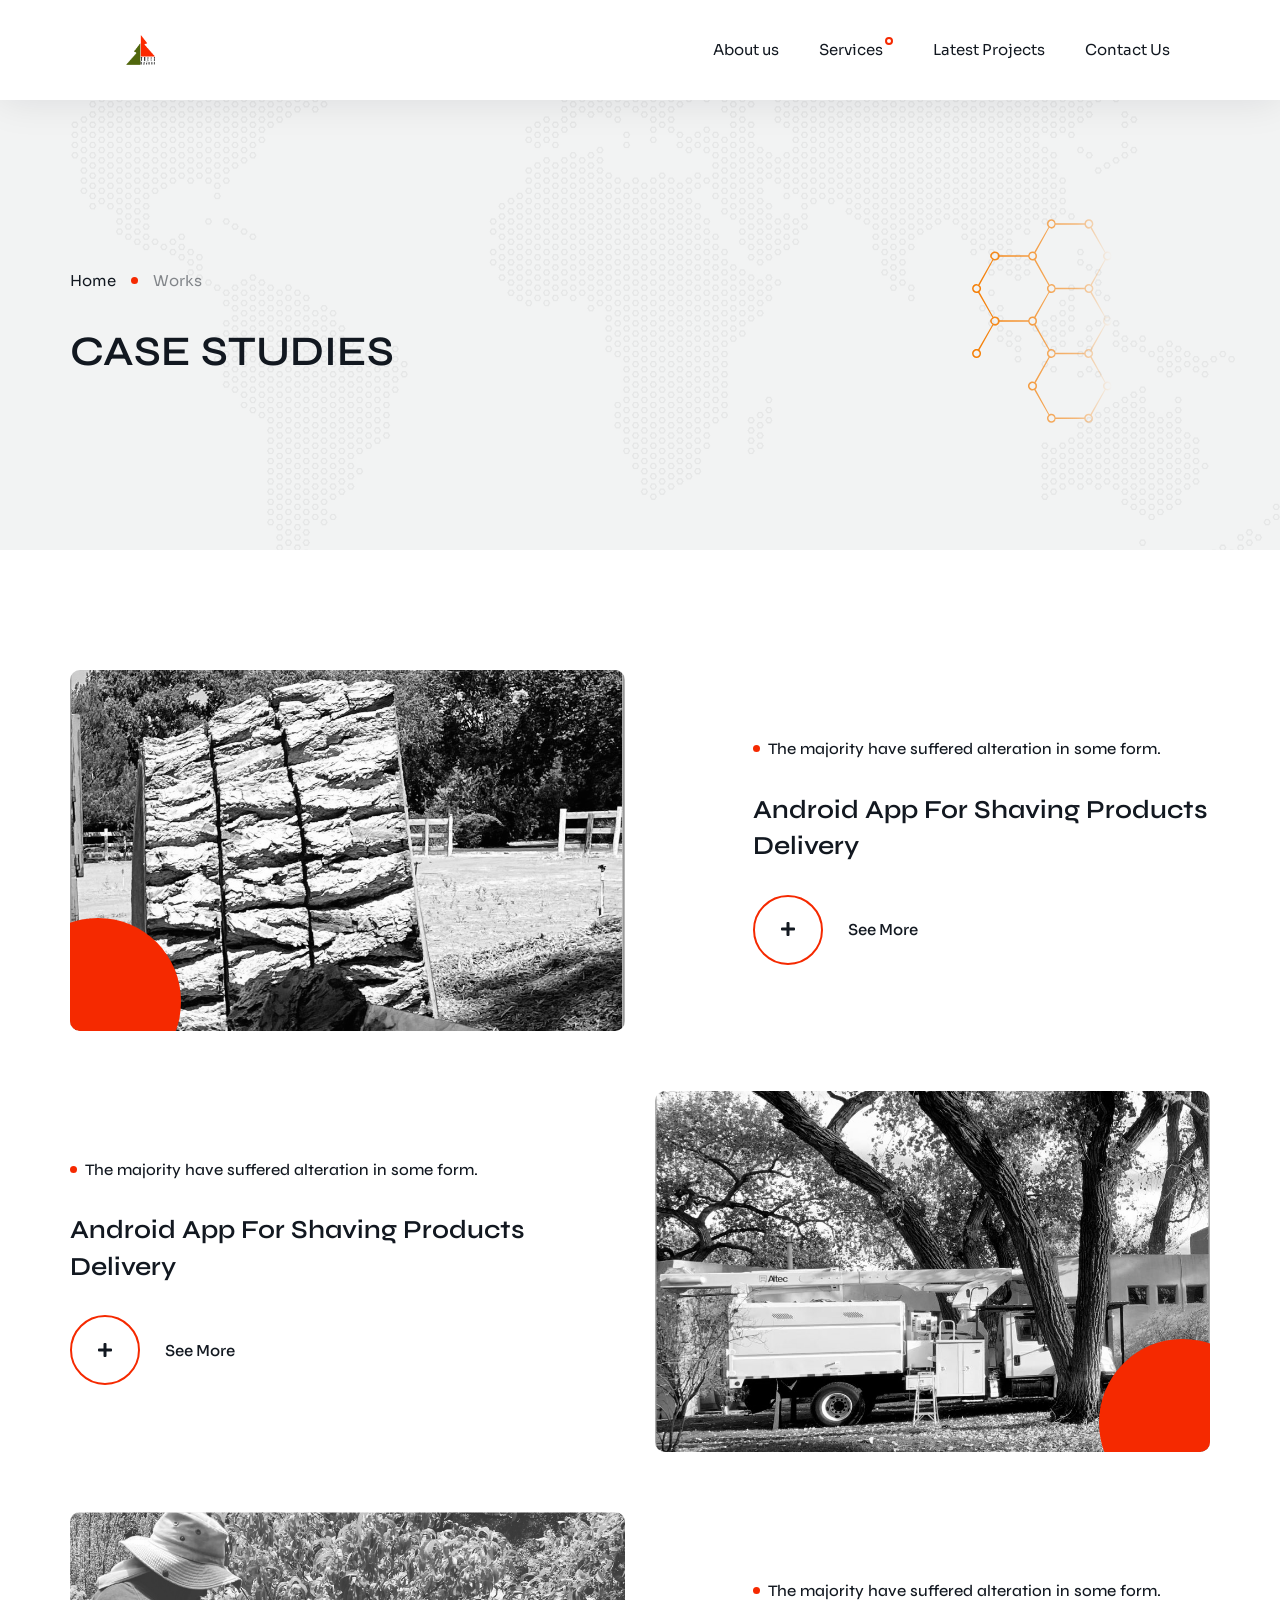
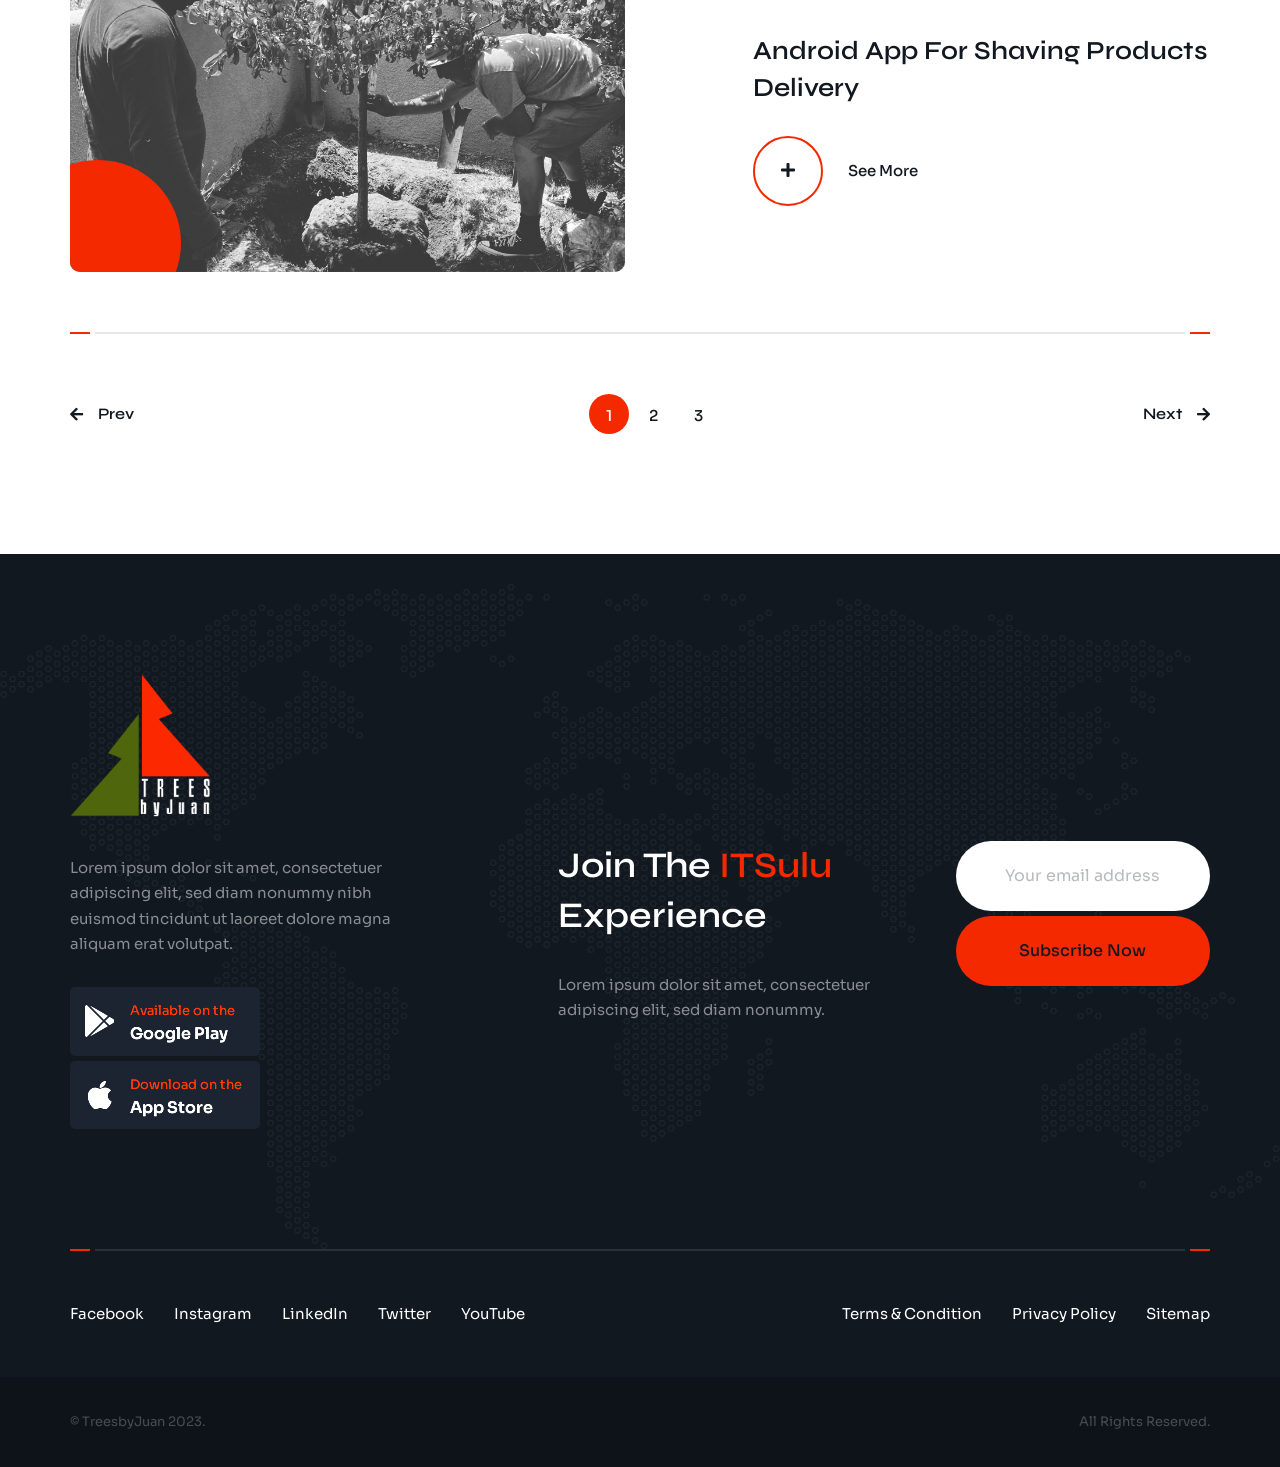
<file: template/portfolio.html>
<!DOCTYPE html>
<html lang="zxx">

<head>
    <meta charset="UTF-8">
    <meta name="viewport" content="width=device-width, initial-scale=1.0">
    <meta http-equiv="X-UA-Compatible" content="ie=edge">

    <!-- bootstrap grid css -->
    <link rel="stylesheet" href="css/plugins/bootstrap-grid.css">
    <!-- font awesome css -->
    <link rel="stylesheet" href="css/plugins/font-awesome.min.css">
    <!-- swiper css -->
    <link rel="stylesheet" href="css/plugins/swiper.min.css">
    <!-- itsulu css -->
    <link rel="stylesheet" href="css/style.css">
    <title>TreesbyJuan</title>
</head>

<body>

    <!-- wrapper -->
    <div class="mil-wrapper">
        <!-- top bar -->
        <div class="mil-top-position mil-fixed">
            <div class="mil-top-panel">
                <!-- mil-top-panel-transparent -->
                <div class="container">
                    <a href="home-1.html" class="mil-logo" style="width: 140px"></a>
                    <div class="mil-navigation">
                        <nav>
                            <ul>
                                <!-- <li class="mil-has-children">
                                    <a href="#.">Enterprise</a>
                                    <ul>
                                        <li><a href="about.html">About us</a></li>
                                        <li><a href="team.html">Team</a></li>
                                        <li><a href="team-single.html">Team Member</a></li>
                                        <li><a href="careers.html">Careers</a></li>
                                        <li><a href="prices.html">Prices</a></li>
                                        <li><a href="faq.html">FAQ</a></li>
                                        <li><a href="event.html">Event</a></li>
                                    </ul>
                                </li> -->
                                <li><a href="about.html">About us</a></li>
                                <li class="mil-has-children">
                                    <a href="#.">Services</a>
                                    <ul>
                                        <li><a href="service-1.html">Service 1</a></li>
                                        <li><a href="service-2.html">Service 2</a></li>
                                        <li><a href="service-3.html">Service 3</a></li>
                                        <!-- <li><a href="service-4.html">Service 4</a></li> -->
                                    </ul>
                                </li>
                                <!-- <li class="mil-has-children">
                                    <a href="#.">Solutions</a>
                                    <ul>
                                        <li><a href="solution-1.html">Solution 1</a></li>
                                        <li><a href="solution-2.html">Solution 2</a></li>
                                        <li><a href="solution-3.html">Solution 3</a></li>
                                    </ul>
                                </li> -->
                                <li><a href="portfolio.html">Latest Projects</a></li>
                                <li><a href="contact.html">Contact Us</a></li>
                                <!-- <li class="mil-has-children">
                                    <a href="#.">Other</a>
                                    <ul>
                                        <li><a href="coming-soon.html">Coming Soon</a></li>
                                        <li><a href="404.html">404</a></li>
                                    </ul>
                                </li> -->
                            </ul>
                            <!-- <div class="mil-search-icon">
                                <svg width="21" height="20" viewBox="0 0 21 20" fill="none" xmlns="http://www.w3.org/2000/svg">
                                    <path fill-rule="evenodd" clip-rule="evenodd" d="M20.5848 19.7029C20.3908 19.8999 20.1358 19.997 19.8808 19.997C19.6268 19.997 19.3718 19.8999 19.1778 19.7029L15.5118 16.2199C13.9778 17.2549 12.3798 17.997 9.92584 17.997C4.98484 17.997 0.964844 13.959 0.964844 8.99695C0.964844 4.34995 4.98484 0.199951 9.92584 0.199951C14.8668 0.199951 18.8858 4.34995 18.8858 8.99695C18.8858 11.118 18.1468 13.68 16.9188 14.608L20.5848 18.29C20.9738 18.681 20.9738 19.3129 20.5848 19.7029ZM9.92584 1.99695C6.82984 1.99695 2.95684 5.13695 2.95684 8.99695C2.95684 12.857 6.82984 15.998 9.92584 15.998C11.8398 15.998 13.5758 15.217 14.8368 13.957C14.8408 13.952 14.8418 13.945 14.8468 13.941C14.8518 13.936 14.8578 13.935 14.8628 13.93C16.1168 12.663 16.8948 10.92 16.8948 8.99695C16.8948 5.13695 13.7678 1.99695 9.92584 1.99695Z" />
                                </svg>
                            </div> -->
                        </nav>

                    </div>
                    <!-- mobile menu button -->
                    <div class="mil-menu-btn">
                        <span></span>
                    </div>
                    <!-- mobile menu button end -->
                </div>
            </div>
        </div>
        <!-- top bar end -->

        <!-- banner -->
        <div class="mil-banner-sm mil-deep-bg">
            <img src="img/deco/map.png" alt="background" class="mil-background-image">
            <div class="mil-deco mil-deco-accent" style="top: 47%; right: 10%; transform: rotate(90deg)"></div>
            <div class="mil-banner-content">
                <div class="container mil-relative">
                    <ul class="mil-breadcrumbs mil-mb-30">
                        <li><a href="home-1.html">Home</a></li>
                        <li><a href="portfolio.html">Works</a></li>
                    </ul>
                    <h2 class="mil-uppercase">Case Studies</h2>
                </div>
            </div>
        </div>
        <!-- banner end -->

        <!-- portfolio -->
        <section class="mil-p-120-120">
            <div class="container">
                <div class="row justify-content-between align-items-center">
                    <div class="col-xl-6 mil-mb-60">

                        <div class="mil-project-cover">
                            <img src="img/projects/2.jpg" alt="Project">
                        </div>

                    </div>
                    <div class="col-xl-5 mil-mb-60">

                        <span class="mil-suptitle mil-suptitle-2 mil-mb-30">The majority have suffered alteration in some form.</span>
                        <h3 class="mil-mb-30">Android App For Shaving Products Delivery</h3>
                        <a href="project.html" class="mil-button-with-label">
                            <div class="mil-button mil-border mil-icon-button"><span><i class="fas fa-plus"></i></span></div><span class="mil-dark">See More</span>
                        </a>

                    </div>
                </div>
                <div class="row flex-sm-row-reverse justify-content-between align-items-center">
                    <div class="col-xl-6 mil-mb-60">

                        <div class="mil-project-cover mil-type-2">
                            <img src="img/projects/3.jpg" alt="Project">
                        </div>

                    </div>
                    <div class="col-xl-5 mil-mb-60">

                        <span class="mil-suptitle mil-suptitle-2 mil-mb-30">The majority have suffered alteration in some form.</span>
                        <h3 class="mil-mb-30">Android App For Shaving Products Delivery</h3>
                        <a href="project.html" class="mil-button-with-label">
                            <div class="mil-button mil-border mil-icon-button"><span><i class="fas fa-plus"></i></span></div><span class="mil-dark">See More</span>
                        </a>

                    </div>
                </div>
                <div class="row justify-content-between align-items-center">
                    <div class="col-xl-6 mil-mb-60">

                        <div class="mil-project-cover">
                            <img src="img/projects/1.jpg" alt="Project">
                        </div>

                    </div>
                    <div class="col-xl-5 mil-mb-60">

                        <span class="mil-suptitle mil-suptitle-2 mil-mb-30">The majority have suffered alteration in some form.</span>
                        <h3 class="mil-mb-30">Android App For Shaving Products Delivery</h3>
                        <a href="project.html" class="mil-button-with-label">
                            <div class="mil-button mil-border mil-icon-button"><span><i class="fas fa-plus"></i></span></div><span class="mil-dark">See More</span>
                        </a>

                    </div>
                </div>
                <div class="mil-divider mil-mb-60"></div>

                <div class="mil-pagination mil-hidden-arrows">
                    <div class="mil-slider-nav">
                        <div class="mil-slider-btn-prev mil-blog-prev"><i class="fas fa-arrow-left"></i><span class="mil-h6">Prev</span></div>
                    </div>
                    <ul class="mil-pagination-numbers">
                        <li class="mil-active"><a href="portfolio.html">1</a></li>
                        <li><a href="portfolio.html">2</a></li>
                        <li><a href="portfolio.html">3</a></li>
                    </ul>
                    <div class="mil-slider-nav">
                        <div class="mil-slider-btn-next mil-blog-next"><span class="mil-h6">Next</span><i class="fas fa-arrow-right"></i></div>
                    </div>
                </div>
            </div>
        </section>
        <!-- portfolio end -->

        <!-- footer -->
        <footer class="mil-dark-bg">
            <img src="img/deco/map.png" alt="background" class="mil-footer-bg">
            <div class="container">
                <div class="mil-footer-content mil-p-120-90">
                    <div class="row justify-content-between align-items-center">
                        <div class="col-xl-4 mil-mb-30">

                            <img src="img/logo/logo-light.png" alt="" class="mil-logo mil-mb-30" style="width: 140px">

                            <p class="mil-light-soft mil-mb-30">Lorem ipsum dolor sit amet, consectetuer adipiscing elit, sed diam nonummy nibh euismod tincidunt ut laoreet dolore magna aliquam erat volutpat.</p>

                            <a href="#." class="mil-app-btn mil-mb-5">
                                <i class="fab fa-google-play"></i>
                                <div class="mil-app-text">
                                    <span class="mil-accent mil-text-sm">Available on the</span>
                                    <div class="mil-h6">Google Play</div>
                                </div>
                            </a>

                            <a href="#." class="mil-app-btn">
                                <i class="fab fa-apple"></i>
                                <div class="mil-app-text">
                                    <span class="mil-accent mil-text-sm">Download on the</span>
                                    <div class="mil-h6">App Store</div>
                                </div>
                            </a>

                        </div>
                        <div class="col-xl-7 mil-mt-60-adapt">

                            <div class="row">
                                <div class="col-lg-7 mil-mb-30">

                                    <h3 class="mil-light mil-up-font mil-mb-30">Join The <span class="mil-accent">ITSulu</span> <br>Experience</h3>
                                    <p class="mil-light-soft">Lorem ipsum dolor sit amet, consectetuer<br> adipiscing elit, sed diam nonummy.</p>

                                </div>
                                <div class="col-lg-5 mil-mb-30">

                                    <form>

                                        <input class="mil-rounded-input mil-text-center mil-mb-5" type="text" placeholder="Your email address">
                                        <button class="mil-button mil-accent-bg mil-fw"><span>Subscribe Now</span></button>

                                    </form>

                                </div>
                            </div>

                        </div>
                    </div>
                </div>
                <div class="mil-divider mil-light"></div>

                <div class="mil-footer-links">
                    <ul class="mil-social mil-light">
                        <li class="mil-adapt-links"><a href="#.">Facebook</a><a href="#.">FB</a></li>
                        <li class="mil-adapt-links"><a href="#.">Instagram</a><a href="#.">IG</a></li>
                        <li class="mil-adapt-links"><a href="#.">LinkedIn</a><a href="#.">IN</a></li>
                        <li class="mil-adapt-links"><a href="#.">Twitter</a><a href="#.">TW</a></li>
                        <li class="mil-adapt-links"><a href="#.">YouTube</a><a href="#.">YT</a></li>
                    </ul>
                    <ul class="mil-additional-links mil-light">
                        <li><a href="#.">Terms & Condition</a></li>
                        <li><a href="#.">Privacy Policy</a></li>
                        <li><a href="#.">Sitemap</a></li>
                    </ul>
                </div>
            </div>
            <div class="mil-footer-bottom">
                <div class="container">
                    <p class="mil-text-sm mil-light">© TreesbyJuan 2023.</p>
                    <p class="mil-text-sm mil-light">All Rights Reserved.</p>
                </div>
            </div>
        </footer>
        <!-- footer end -->
    </div>
    <!-- wrapper end -->

    <!-- jQuery js -->
    <script src="js/plugins/jquery.min.js"></script>
    <!-- swiper js -->
    <script src="js/plugins/swiper.min.js"></script>
    <!-- itsulu js -->
    <script src="js/main.js"></script>

</body>

</html>
</file>
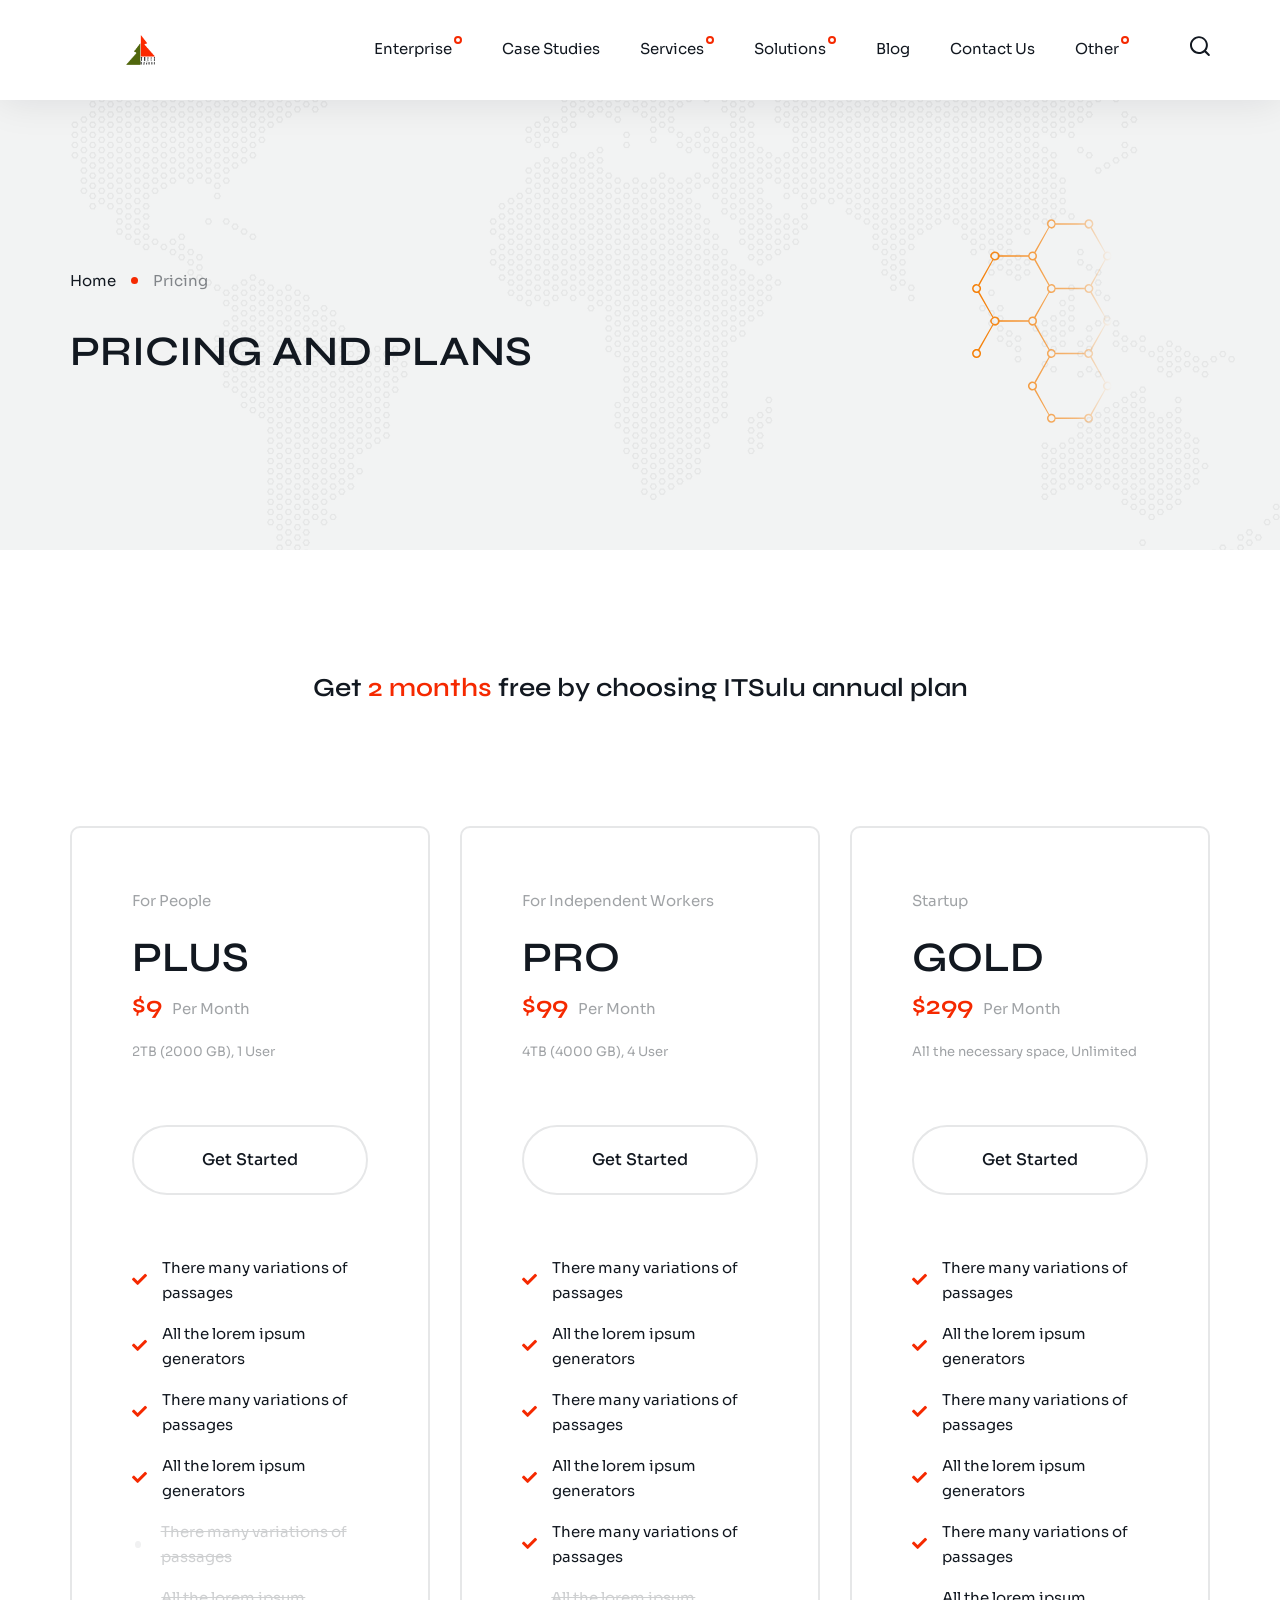
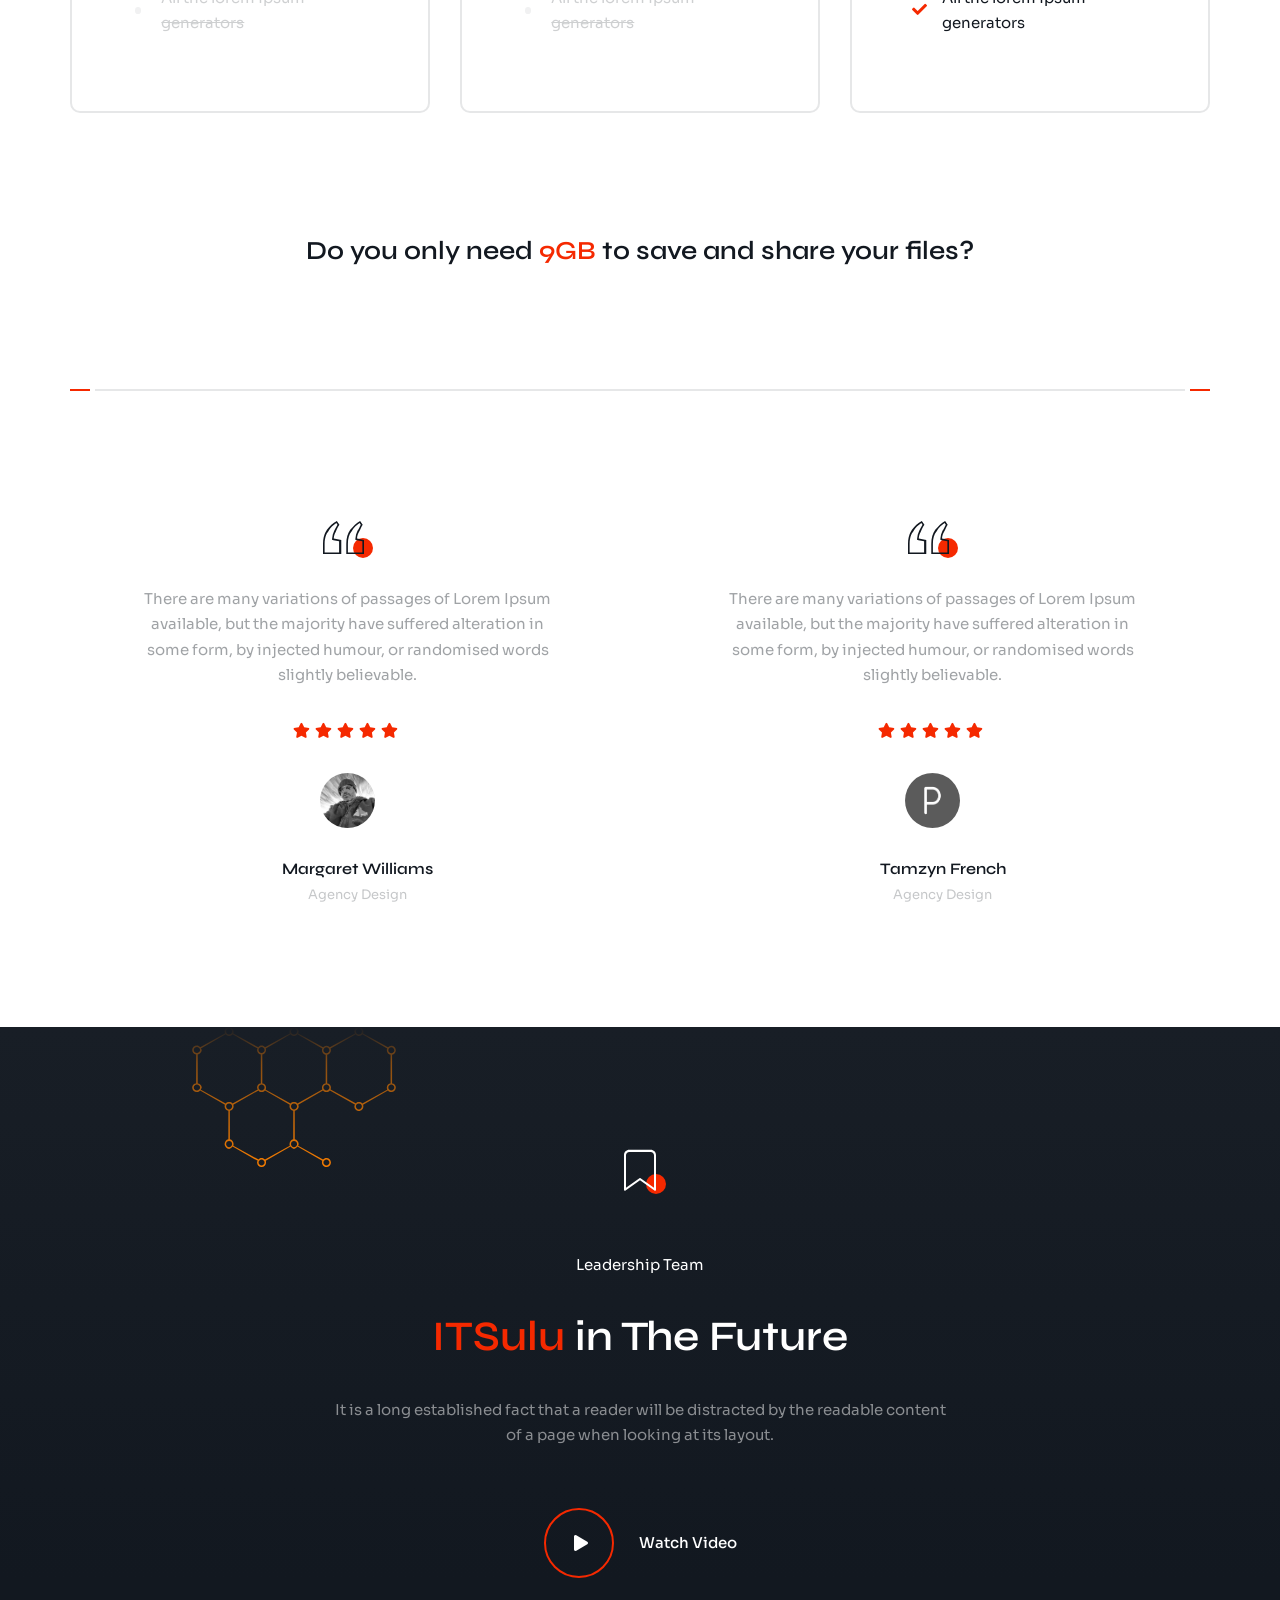
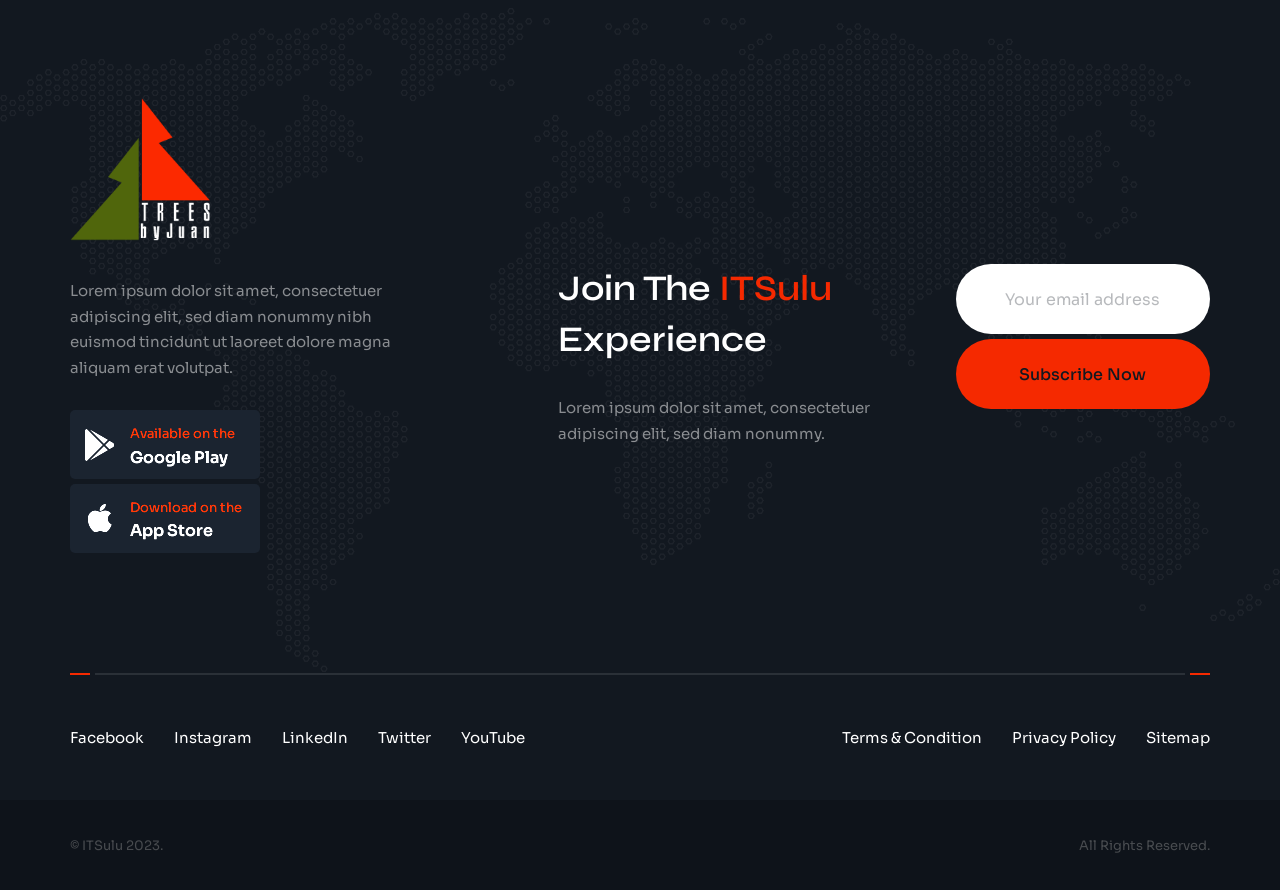
<file: template/prices.html>
<!DOCTYPE html>
<html lang="zxx">

<head>
    <meta charset="UTF-8">
    <meta name="viewport" content="width=device-width, initial-scale=1.0">
    <meta http-equiv="X-UA-Compatible" content="ie=edge">

    <!-- bootstrap grid css -->
    <link rel="stylesheet" href="css/plugins/bootstrap-grid.css">
    <!-- font awesome css -->
    <link rel="stylesheet" href="css/plugins/font-awesome.min.css">
    <!-- swiper css -->
    <link rel="stylesheet" href="css/plugins/swiper.min.css">
    <!-- itsulu css -->
    <link rel="stylesheet" href="css/style.css">
    <title>ITSulu</title>
</head>

<body>

    <!-- wrapper -->
    <div class="mil-wrapper">
        <!-- top bar -->
        <div class="mil-top-position mil-fixed">
            <div class="mil-top-panel">
                <!-- mil-top-panel-transparent -->
                <div class="container">
                    <a href="home-1.html" class="mil-logo" style="width: 140px"></a>
                    <div class="mil-navigation">
                        <nav>
                            <ul>
                                <li class="mil-has-children">
                                    <a href="#.">Enterprise</a>
                                    <ul>
                                        <li><a href="about.html">About us</a></li>
                                        <li><a href="team.html">Team</a></li>
                                        <li><a href="team-single.html">Team Member</a></li>
                                        <li><a href="careers.html">Careers</a></li>
                                        <li><a href="prices.html">Prices</a></li>
                                        <li><a href="faq.html">FAQ</a></li>
                                        <li><a href="event.html">Event</a></li>
                                    </ul>
                                </li>
                                <li><a href="portfolio.html">Case Studies</a></li>
                                <li class="mil-has-children">
                                    <a href="#.">Services</a>
                                    <ul>
                                        <li><a href="service-1.html">Service 1</a></li>
                                        <li><a href="service-2.html">Service 2</a></li>
                                        <li><a href="service-3.html">Service 3</a></li>
                                        <li><a href="service-4.html">Service 4</a></li>
                                    </ul>
                                </li>
                                <li class="mil-has-children">
                                    <a href="#.">Solutions</a>
                                    <ul>
                                        <li><a href="solution-1.html">Solution 1</a></li>
                                        <li><a href="solution-2.html">Solution 2</a></li>
                                        <li><a href="solution-3.html">Solution 3</a></li>
                                    </ul>
                                </li>
                                <li><a href="blog.html">Blog</a></li>
                                <li><a href="contact.html">Contact Us</a></li>
                                <li class="mil-has-children">
                                    <a href="#.">Other</a>
                                    <ul>
                                        <li><a href="coming-soon.html">Coming Soon</a></li>
                                        <li><a href="404.html">404</a></li>
                                    </ul>
                                </li>
                            </ul>
                            <div class="mil-search-icon">
                                <svg width="21" height="20" viewBox="0 0 21 20" fill="none" xmlns="http://www.w3.org/2000/svg">
                                    <path fill-rule="evenodd" clip-rule="evenodd" d="M20.5848 19.7029C20.3908 19.8999 20.1358 19.997 19.8808 19.997C19.6268 19.997 19.3718 19.8999 19.1778 19.7029L15.5118 16.2199C13.9778 17.2549 12.3798 17.997 9.92584 17.997C4.98484 17.997 0.964844 13.959 0.964844 8.99695C0.964844 4.34995 4.98484 0.199951 9.92584 0.199951C14.8668 0.199951 18.8858 4.34995 18.8858 8.99695C18.8858 11.118 18.1468 13.68 16.9188 14.608L20.5848 18.29C20.9738 18.681 20.9738 19.3129 20.5848 19.7029ZM9.92584 1.99695C6.82984 1.99695 2.95684 5.13695 2.95684 8.99695C2.95684 12.857 6.82984 15.998 9.92584 15.998C11.8398 15.998 13.5758 15.217 14.8368 13.957C14.8408 13.952 14.8418 13.945 14.8468 13.941C14.8518 13.936 14.8578 13.935 14.8628 13.93C16.1168 12.663 16.8948 10.92 16.8948 8.99695C16.8948 5.13695 13.7678 1.99695 9.92584 1.99695Z" />
                                </svg>
                            </div>
                        </nav>

                    </div>
                    <!-- mobile menu button -->
                    <div class="mil-menu-btn">
                        <span></span>
                    </div>
                    <!-- mobile menu button end -->
                </div>
            </div>
        </div>
        <!-- top bar end -->

        <!-- banner -->
        <div class="mil-banner-sm mil-deep-bg">
            <img src="img/deco/map.png" alt="background" class="mil-background-image">
            <div class="mil-deco mil-deco-accent" style="top: 47%; right: 10%; transform: rotate(90deg)"></div>
            <div class="mil-banner-content">
                <div class="container mil-relative">
                    <ul class="mil-breadcrumbs mil-mb-30">
                        <li><a href="home-2.html">Home</a></li>
                        <li><a href="prices.html">Pricing</a></li>
                    </ul>
                    <h2 class="mil-uppercase">Pricing and plans</h2>
                </div>
            </div>
        </div>
        <!-- banner end -->

        <!-- prices -->
        <section class="mil-prices mil-p-120-0">
            <div class="container">
                <h3 class="mil-text-center mil-mb-120">Get <span class="mil-accent">2 months</span> free by choosing ITSulu annual plan</h3>
                <div class="row">
                    <div class="col-xl-4">

                        <div class="mil-hover-card mil-price-card mil-mb-30">
                            <p class="mil-mb-15">For People</p>
                            <h2>PLUS</h2>
                            <div class="mil-plan-price mil-mb-15">
                                <h3 class="mil-accent">$9</h3><span>Per Month</span>
                            </div>
                            <p class="mil-text-sm mil-mb-60">2TB (2000 GB), 1 User</p>
                            <a href="#." class="mil-button mil-border mil-fw mil-mb-60"><span>Get Started</span></a>
                            <ul class="mil-check-list">
                                <li>There many variations of passages</li>
                                <li>All the lorem ipsum generators</li>
                                <li>There many variations of passages</li>
                                <li>All the lorem ipsum generators</li>
                                <li class="mil-empty">There many variations of passages</li>
                                <li class="mil-empty">All the lorem ipsum generators</li>
                            </ul>
                        </div>

                    </div>
                    <div class="col-xl-4">

                        <div class="mil-hover-card mil-price-card mil-mb-30">
                            <p class="mil-mb-15">For Independent Workers</p>
                            <h2>PRO</h2>
                            <div class="mil-plan-price mil-mb-15">
                                <h3 class="mil-accent">$99</h3><span>Per Month</span>
                            </div>
                            <p class="mil-text-sm mil-mb-60">4TB (4000 GB), 4 User</p>
                            <a href="#." class="mil-button mil-border mil-fw mil-mb-60"><span>Get Started</span></a>
                            <ul class="mil-check-list">
                                <li>There many variations of passages</li>
                                <li>All the lorem ipsum generators</li>
                                <li>There many variations of passages</li>
                                <li>All the lorem ipsum generators</li>
                                <li>There many variations of passages</li>
                                <li class="mil-empty">All the lorem ipsum generators</li>
                            </ul>
                        </div>

                    </div>
                    <div class="col-xl-4">

                        <div class="mil-hover-card mil-price-card mil-mb-30">
                            <p class="mil-mb-15">Startup</p>
                            <h2>GOLD</h2>
                            <div class="mil-plan-price mil-mb-15">
                                <h3 class="mil-accent">$299</h3><span>Per Month</span>
                            </div>
                            <p class="mil-text-sm mil-mb-60">All the necessary space, Unlimited</p>
                            <a href="#." class="mil-button mil-border mil-fw mil-mb-60"><span>Get Started</span></a>
                            <ul class="mil-check-list">
                                <li>There many variations of passages</li>
                                <li>All the lorem ipsum generators</li>
                                <li>There many variations of passages</li>
                                <li>All the lorem ipsum generators</li>
                                <li>There many variations of passages</li>
                                <li>All the lorem ipsum generators</li>
                            </ul>
                        </div>

                    </div>
                    <div class="col-lx-12 mil-p-90-120">
                        <h3 class="mil-text-center">Do you only need <span class="mil-accent">9GB</span> to save and share your files?</h3>
                    </div>
                </div>
            </div>
        </section>
        <!-- prices end -->

        <div class="container">
            <div class="mil-divider"></div>
        </div>

        <!-- reviews -->
        <section class="mil-reviews mil-p-120-120">
            <div class="container">
                <div class="swiper-container mil-revi-slider-2">
                    <div class="swiper-wrapper">
                        <div class="swiper-slide">

                            <div class="mil-review mil-text-center">
                                <div class="mil-icon-frame mil-icon-frame-md mil-mb-30">
                                    <img src="img/icons/md/7.svg" alt="icon">
                                </div>
                                <p class="mil-mb-30">There are many variations of passages of Lorem Ipsum available, but the majority have suffered alteration in some form, by injected humour, or randomised words slightly believable.</p>
                                <div class="mil-stars mil-mb-30">
                                    <ul>
                                        <li><i class="fas fa-star"></i></li>
                                        <li><i class="fas fa-star"></i></li>
                                        <li><i class="fas fa-star"></i></li>
                                        <li><i class="fas fa-star"></i></li>
                                        <li><i class="fas fa-star"></i></li>
                                    </ul>
                                </div>
                                <div class="mil-author">
                                    <img src="img/faces/1.jpg" alt="Customer">
                                    <div class="mil-name">
                                        <h6>Margaret Williams</h6>
                                        <span class="mil-text-sm">Agency Design</span>
                                    </div>
                                </div>
                            </div>

                        </div>
                        <div class="swiper-slide">

                            <div class="mil-review mil-text-center">
                                <div class="mil-icon-frame mil-icon-frame-md mil-mb-30">
                                    <img src="img/icons/md/7.svg" alt="icon">
                                </div>
                                <p class="mil-mb-30">There are many variations of passages of Lorem Ipsum available, but the majority have suffered alteration in some form, by injected humour, or randomised words slightly believable.</p>
                                <div class="mil-stars mil-mb-30">
                                    <ul>
                                        <li><i class="fas fa-star"></i></li>
                                        <li><i class="fas fa-star"></i></li>
                                        <li><i class="fas fa-star"></i></li>
                                        <li><i class="fas fa-star"></i></li>
                                        <li><i class="fas fa-star"></i></li>
                                    </ul>
                                </div>
                                <div class="mil-author">
                                    <img src="img/faces/2.jpg" alt="Customer">
                                    <div class="mil-name">
                                        <h6>Tamzyn French</h6>
                                        <span class="mil-text-sm">Agency Design</span>
                                    </div>
                                </div>
                            </div>

                        </div>
                        <div class="swiper-slide">

                            <div class="mil-review mil-text-center">
                                <div class="mil-icon-frame mil-icon-frame-md mil-mb-30">
                                    <img src="img/icons/md/7.svg" alt="icon">
                                </div>
                                <p class="mil-mb-30">There are many variations of passages of Lorem Ipsum available, but the majority have suffered alteration in some form, by injected humour, or randomised words slightly believable.</p>
                                <div class="mil-stars mil-mb-30">
                                    <ul>
                                        <li><i class="fas fa-star"></i></li>
                                        <li><i class="fas fa-star"></i></li>
                                        <li><i class="fas fa-star"></i></li>
                                        <li><i class="fas fa-star"></i></li>
                                        <li><i class="fas fa-star"></i></li>
                                    </ul>
                                </div>
                                <div class="mil-author">
                                    <img src="img/faces/3.jpg" alt="Customer">
                                    <div class="mil-name">
                                        <h6>Margaret Williams</h6>
                                        <span class="mil-text-sm">Agency Design</span>
                                    </div>
                                </div>
                            </div>

                        </div>
                        <div class="swiper-slide">

                            <div class="mil-review mil-text-center">
                                <div class="mil-icon-frame mil-icon-frame-md mil-mb-30">
                                    <img src="img/icons/md/7.svg" alt="icon">
                                </div>
                                <p class="mil-mb-30">There are many variations of passages of Lorem Ipsum available, but the majority have suffered alteration in some form, by injected humour, or randomised words slightly believable.</p>
                                <div class="mil-stars mil-mb-30">
                                    <ul>
                                        <li><i class="fas fa-star"></i></li>
                                        <li><i class="fas fa-star"></i></li>
                                        <li><i class="fas fa-star"></i></li>
                                        <li><i class="fas fa-star"></i></li>
                                        <li><i class="fas fa-star"></i></li>
                                    </ul>
                                </div>
                                <div class="mil-author">
                                    <img src="img/faces/4.jpg" alt="Customer">
                                    <div class="mil-name">
                                        <h6>Tamzyn French</h6>
                                        <span class="mil-text-sm">Agency Design</span>
                                    </div>
                                </div>
                            </div>

                        </div>
                        <div class="swiper-slide">

                            <div class="mil-review mil-text-center">
                                <div class="mil-icon-frame mil-icon-frame-md mil-mb-30">
                                    <img src="img/icons/md/7.svg" alt="icon">
                                </div>
                                <p class="mil-mb-30">There are many variations of passages of Lorem Ipsum available, but the majority have suffered alteration in some form, by injected humour, or randomised words slightly believable.</p>
                                <div class="mil-stars mil-mb-30">
                                    <ul>
                                        <li><i class="fas fa-star"></i></li>
                                        <li><i class="fas fa-star"></i></li>
                                        <li><i class="fas fa-star"></i></li>
                                        <li><i class="fas fa-star"></i></li>
                                        <li><i class="fas fa-star"></i></li>
                                    </ul>
                                </div>
                                <div class="mil-author">
                                    <img src="img/faces/5.jpg" alt="Customer">
                                    <div class="mil-name">
                                        <h6>Margaret Williams</h6>
                                        <span class="mil-text-sm">Agency Design</span>
                                    </div>
                                </div>
                            </div>

                        </div>
                    </div>
                </div>
            </div>
        </section>
        <!-- reviews end -->

        <!-- call to action -->
        <section class="call-to-action mil-gradient-bg mil-p-120-0">
            <div class="mil-deco mil-deco-accent" style="top: 0; left: 15%;"></div>
            <div class="container mil-text-center">
                <div class="mil-cta-frame">
                    <div class="mil-icon-frame mil-icon-frame-md mil-mb-60">
                        <img src="img/icons/md/6l.svg" alt="icon">
                    </div>
                    <p class="mil-light mil-mb-30">Leadership Team</p>
                    <h2 class="mil-light mil-mb-30"><span class="mil-accent">ITSulu</span> in The Future</h2>
                    <p class="mil-light-soft mil-mb-60">It is a long established fact that a reader will be distracted by the readable content <br> of a page when looking at its layout.</p>
                    <a href="#." class="mil-button-with-label">
                        <div class="mil-button mil-border mil-icon-button mil-light"><span><i class="fas fa-play"></i></span></div><span class="mil-light">Watch Video</span>
                    </a>
                </div>
            </div>
        </section>
        <!-- call to action end -->

        <!-- footer -->
        <footer class="mil-dark-bg">
            <img src="img/deco/map.png" alt="background" class="mil-footer-bg">
            <div class="container">
                <div class="mil-footer-content mil-p-120-90">
                    <div class="row justify-content-between align-items-center">
                        <div class="col-xl-4 mil-mb-30">

                            <img src="img/logo/logo-light.png" alt="" class="mil-logo mil-mb-30" style="width: 140px">

                            <p class="mil-light-soft mil-mb-30">Lorem ipsum dolor sit amet, consectetuer adipiscing elit, sed diam nonummy nibh euismod tincidunt ut laoreet dolore magna aliquam erat volutpat.</p>

                            <a href="#." class="mil-app-btn mil-mb-5">
                                <i class="fab fa-google-play"></i>
                                <div class="mil-app-text">
                                    <span class="mil-accent mil-text-sm">Available on the</span>
                                    <div class="mil-h6">Google Play</div>
                                </div>
                            </a>

                            <a href="#." class="mil-app-btn">
                                <i class="fab fa-apple"></i>
                                <div class="mil-app-text">
                                    <span class="mil-accent mil-text-sm">Download on the</span>
                                    <div class="mil-h6">App Store</div>
                                </div>
                            </a>

                        </div>
                        <div class="col-xl-7 mil-mt-60-adapt">

                            <div class="row">
                                <div class="col-lg-7 mil-mb-30">

                                    <h3 class="mil-light mil-up-font mil-mb-30">Join The <span class="mil-accent">ITSulu</span> <br>Experience</h3>
                                    <p class="mil-light-soft">Lorem ipsum dolor sit amet, consectetuer<br> adipiscing elit, sed diam nonummy.</p>

                                </div>
                                <div class="col-lg-5 mil-mb-30">

                                    <form>

                                        <input class="mil-rounded-input mil-text-center mil-mb-5" type="text" placeholder="Your email address">
                                        <button class="mil-button mil-accent-bg mil-fw"><span>Subscribe Now</span></button>

                                    </form>

                                </div>
                            </div>

                        </div>
                    </div>
                </div>
                <div class="mil-divider mil-light"></div>

                <div class="mil-footer-links">
                    <ul class="mil-social mil-light">
                        <li class="mil-adapt-links"><a href="#.">Facebook</a><a href="#.">FB</a></li>
                        <li class="mil-adapt-links"><a href="#.">Instagram</a><a href="#.">IG</a></li>
                        <li class="mil-adapt-links"><a href="#.">LinkedIn</a><a href="#.">IN</a></li>
                        <li class="mil-adapt-links"><a href="#.">Twitter</a><a href="#.">TW</a></li>
                        <li class="mil-adapt-links"><a href="#.">YouTube</a><a href="#.">YT</a></li>
                    </ul>
                    <ul class="mil-additional-links mil-light">
                        <li><a href="#.">Terms & Condition</a></li>
                        <li><a href="#.">Privacy Policy</a></li>
                        <li><a href="#.">Sitemap</a></li>
                    </ul>
                </div>
            </div>
            <div class="mil-footer-bottom">
                <div class="container">
                    <p class="mil-text-sm mil-light">© ITSulu 2023.</p>
                    <p class="mil-text-sm mil-light">All Rights Reserved.</p>
                </div>
            </div>
        </footer>
        <!-- footer end -->
    </div>
    <!-- wrapper end -->

    <!-- jQuery js -->
    <script src="js/plugins/jquery.min.js"></script>
    <!-- swiper js -->
    <script src="js/plugins/swiper.min.js"></script>
    <!-- itsulu js -->
    <script src="js/main.js"></script>

</body>

</html>
</file>
<file: template/css/style.css>
/* -------------------------------------------

Name: 		ITSulu
Version:    1.1
Developer:	Nazar Miller (millerDigitalDesign)
Portfolio:  https://themeforest.net/user/millerdigitaldesign/portfolio?ref=MillerDigitalDesign

p.s. I am available for Freelance hire (UI design, web development). email: miller.themes@gmail.com

------------------------------------------- */
/*--------------------------------------------

1. common
    - main
    - typography
    - list
    - flexbox
    - button
    - link
    - form
    - divider
    - decoration
    - background
    - spaces
2. components
    - top panel
    - menu button
    - addition panel
    - banner
    - illustration
    - icons
    - partners
    - services
    - card
    - slider navigation
    - icon box
    - skills
    - reviews
    - about
    - awards
    - breadcrumbs
    - team
    - call to action
    - team member
    - timeline
    - accordion
    - tabs
    - price
    - vacancies
    - careers features
    - blog
    - pagination
    - event
    - project
    - map
    - footer
    - additional pages

--------------------------------------------*/
@import url("https://fonts.googleapis.com/css2?family=Satisfy&family=Sora:wght@100;200;300;400;500;600;700;800&family=Syne:wght@400;500;600;700;800&display=swap"); /* -------------------------------------------

main

------------------------------------------- */
*,
*:before,
*:after {
  -webkit-box-sizing: border-box;
          box-sizing: border-box;
  padding: 0;
  margin: 0;
}

html,
body {
  padding: 0;
  margin: 0;
  font-family: "Sora", sans-serif;
  font-size: 15px;
  font-weight: 400;
  color: rgba(18, 24, 32, 0.4);
  line-height: 170%;
  -ms-scroll-chaining: none;
      overscroll-behavior: none;
  scroll-behavior: smooth;
}

.mil-wrapper {
  position: relative;
  overflow: hidden;
  width: 100%;
  height: auto;
}

/* -------------------------------------------

typography

------------------------------------------- */
h1,
.mil-h1,
h2,
.mil-h12,
h3,
.mil-h3,
h4,
.mil-h4,
h5,
.mil-h5,
h6,
.mil-h6 {
  font-family: "Syne", sans-serif;
  color: rgb(18, 24, 32);
  font-weight: 600;
  line-height: 140%;
}
h1 .mil-font-3,
.mil-h1 .mil-font-3,
h2 .mil-font-3,
.mil-h12 .mil-font-3,
h3 .mil-font-3,
.mil-h3 .mil-font-3,
h4 .mil-font-3,
.mil-h4 .mil-font-3,
h5 .mil-font-3,
.mil-h5 .mil-font-3,
h6 .mil-font-3,
.mil-h6 .mil-font-3 {
  white-space: nowrap;
}

h1,
.mil-h1 {
  font-size: 60px;
}
@media screen and (max-width: 992px) {
  h1,
.mil-h1 {
    font-size: 42px;
  }
}
@media screen and (max-width: 768px) {
  h1,
.mil-h1 {
    font-size: 38px;
  }
}

h2,
.mil-h2 {
  font-size: 42px;
}
@media screen and (max-width: 992px) {
  h2,
.mil-h2 {
    font-size: 32px;
  }
}
@media screen and (max-width: 768px) {
  h2,
.mil-h2 {
    font-size: 29px;
  }
}

h3,
.mil-h3 {
  font-size: 26px;
}
h3.mil-up-font,
.mil-h3.mil-up-font {
  font-size: 36px;
}
@media screen and (max-width: 992px) {
  h3.mil-up-font,
.mil-h3.mil-up-font {
    font-size: 26px;
  }
}

h4,
.mil-h4 {
  font-size: 22px;
}
@media screen and (max-width: 992px) {
  h4,
.mil-h4 {
    font-size: 24px;
  }
}
@media screen and (max-width: 768px) {
  h4,
.mil-h4 {
    font-size: 21px;
  }
}

h5,
.mil-h5 {
  font-size: 18px;
}
@media screen and (max-width: 992px) {
  h5,
.mil-h5 {
    font-size: 22px;
  }
}
@media screen and (max-width: 768px) {
  h5,
.mil-h5 {
    font-size: 19px;
  }
}

h6,
.mil-h6 {
  font-size: 16px;
}

.mil-bold {
  font-weight: 500;
}

a {
  color: inherit;
  text-decoration: none;
}

.mil-suptitle {
  font-size: 18px;
  display: inline-block;
  color: rgb(18, 24, 32);
  font-weight: 500;
  font-family: "Syne", sans-serif;
}
.mil-suptitle.mil-suptitle-2 {
  font-size: 16px;
  position: relative;
  padding-left: 15px;
}
.mil-suptitle.mil-suptitle-2:before {
  content: "";
  width: 7px;
  height: 7px;
  border-radius: 50%;
  background-color: rgb(245, 41, 0);
  position: absolute;
  left: 0;
  top: 9px;
}

.mil-font-1 {
  font-family: "Syne", sans-serif;
}

.mil-font-2 {
  font-family: "Sora", sans-serif;
}

.mil-font-3 {
  font-family: "Satisfy", cursive;
}

.mil-uppercase {
  text-transform: uppercase;
}

.mil-accent {
  color: rgb(245, 41, 0);
}

.mil-light {
  color: rgb(255, 255, 255);
}

.mil-dark {
  color: rgb(18, 24, 32);
}

.mil-light-soft {
  color: rgba(255, 255, 255, 0.5);
}

.mil-dark-soft {
  color: rgba(18, 24, 32, 0.5);
}

.mil-text-sm {
  font-size: 13px;
}

.mil-text-lg {
  font-size: 17px;
  line-height: 220%;
}

.mil-text-center {
  text-align: center;
}

blockquote {
  background-color: rgba(18, 24, 32, 0.05);
  padding: 60px;
  border-radius: 10px;
  color: rgb(18, 24, 32);
  font-style: italic;
}
@media screen and (max-width: 992px) {
  blockquote {
    padding: 30px;
  }
}

/* -------------------------------------------

list

------------------------------------------- */
.mil-simple-list {
  padding: 0;
  margin: 0;
}
.mil-simple-list li {
  color: rgb(18, 24, 32);
  margin-bottom: 15px;
  list-style-type: none;
  display: -webkit-box;
  display: -ms-flexbox;
  display: flex;
  -webkit-box-align: center;
      -ms-flex-align: center;
          align-items: center;
}
.mil-simple-list li:before {
  content: "";
  width: 7px;
  height: 7px;
  background-color: rgb(245, 41, 0);
  border-radius: 50%;
  left: 0;
  top: 0;
  margin-right: 15px;
}

.mil-check-list {
  margin: 0;
  padding: 0;
}
.mil-check-list li {
  color: rgb(18, 24, 32);
  margin-bottom: 15px;
  list-style-type: none;
  display: -webkit-box;
  display: -ms-flexbox;
  display: flex;
  -webkit-box-align: center;
      -ms-flex-align: center;
          align-items: center;
}
.mil-check-list li.mil-empty {
  opacity: 0.2;
  text-decoration: line-through;
}
.mil-check-list li.mil-empty:before {
  content: "";
  margin-left: 3px;
  width: 7px;
  height: 7px;
  background-color: rgba(18, 24, 32, 0.3);
  border-radius: 50%;
  left: 0;
  top: 0;
  margin-right: 20px;
}
.mil-check-list li:before {
  font-family: "Font Awesome 5 Free";
  font-weight: 900;
  content: "\f00c";
  color: rgb(245, 41, 0);
  border-radius: 50%;
  left: 0;
  top: 0;
  margin-right: 15px;
}

.mil-dot-list {
  display: -webkit-box;
  display: -ms-flexbox;
  display: flex;
}
.mil-dot-list li {
  display: -webkit-box;
  display: -ms-flexbox;
  display: flex;
  list-style-type: none;
  -webkit-box-align: center;
      -ms-flex-align: center;
          align-items: center;
  margin-right: 15px;
}
.mil-dot-list li:before {
  content: "";
  width: 7px;
  height: 7px;
  background-color: rgb(245, 41, 0);
  border-radius: 50%;
  margin-right: 15px;
}
.mil-dot-list li:first-child:before {
  display: none;
}
.mil-dot-list li:last-child {
  margin-right: 0;
}

.mil-check-icon-list li {
  display: -webkit-box;
  display: -ms-flexbox;
  display: flex;
  margin-bottom: 15px;
}
.mil-check-icon-list li img {
  margin-right: 15px;
}
.mil-check-icon-list li:last-child {
  margin-bottom: 0;
}

.mil-hover-link-list li {
  list-style-type: none;
  margin-bottom: 15px;
}
.mil-hover-link-list li a {
  display: -webkit-box;
  display: -ms-flexbox;
  display: flex;
  -webkit-box-align: center;
      -ms-flex-align: center;
          align-items: center;
  color: rgb(18, 24, 32);
  -webkit-transition: 0.2s cubic-bezier(0, 0, 0.3642, 1);
  transition: 0.2s cubic-bezier(0, 0, 0.3642, 1);
}
.mil-hover-link-list li a:before {
  content: "";
  width: 7px;
  height: 7px;
  background-color: rgb(245, 41, 0);
  border-radius: 50%;
  margin-right: 0;
  -webkit-transform: scale(0);
          transform: scale(0);
  -webkit-transition: 0.2s cubic-bezier(0, 0, 0.3642, 1);
  transition: 0.2s cubic-bezier(0, 0, 0.3642, 1);
}
.mil-hover-link-list li a:hover {
  color: rgb(245, 41, 0);
}
.mil-hover-link-list li a:hover:before {
  margin-right: 10px;
  -webkit-transform: scale(1);
          transform: scale(1);
}
.mil-hover-link-list li:last-child {
  margin-bottom: 0;
}
.mil-hover-link-list.mil-light a {
  color: rgba(255, 255, 255, 0.6);
}

.mil-list-title {
  display: -webkit-box;
  display: -ms-flexbox;
  display: flex;
  -webkit-box-align: center;
      -ms-flex-align: center;
          align-items: center;
}
.mil-list-title:before {
  content: "";
  width: 8px;
  height: 8px;
  border-radius: 50%;
  margin-right: 15px;
  background-color: rgb(245, 41, 0);
}

.mil-social-links {
  display: -webkit-box;
  display: -ms-flexbox;
  display: flex;
}
.mil-social-links li {
  list-style-type: none;
  margin-right: 30px;
}
.mil-social-links li a {
  font-weight: 500;
  color: rgb(18, 24, 32);
  -webkit-transition: 0.2s cubic-bezier(0, 0, 0.3642, 1);
  transition: 0.2s cubic-bezier(0, 0, 0.3642, 1);
}
.mil-social-links li a:hover {
  color: rgb(245, 41, 0);
}

.mil-rec-res {
  border-top: solid 1px rgba(18, 24, 32, 0.1);
}
.mil-rec-res li {
  border-bottom: solid 1px rgba(18, 24, 32, 0.1);
  list-style-type: none;
}
.mil-rec-res li a {
  padding: 15px 0;
  display: -webkit-box;
  display: -ms-flexbox;
  display: flex;
  -webkit-box-align: center;
      -ms-flex-align: center;
          align-items: center;
  -webkit-box-pack: justify;
      -ms-flex-pack: justify;
          justify-content: space-between;
}
.mil-rec-res li a span {
  max-width: 80%;
}
.mil-rec-res li a i {
  -webkit-transform: translateX(-10px);
          transform: translateX(-10px);
  -webkit-transition: 0.4s cubic-bezier(0, 0, 0.3642, 1);
  transition: 0.4s cubic-bezier(0, 0, 0.3642, 1);
  color: rgba(18, 24, 32, 0.2);
}
.mil-rec-res li a:hover i {
  -webkit-transform: translateX(0);
          transform: translateX(0);
  color: rgb(245, 41, 0);
}

/* -------------------------------------------

flexbox

------------------------------------------- */
.mil-flex-hori-center {
  display: -webkit-box;
  display: -ms-flexbox;
  display: flex;
  -webkit-box-align: center;
      -ms-flex-align: center;
          align-items: center;
}
@media screen and (max-width: 768px) {
  .mil-flex-hori-center {
    -webkit-box-orient: vertical;
    -webkit-box-direction: normal;
        -ms-flex-direction: column;
            flex-direction: column;
    -webkit-box-align: start;
        -ms-flex-align: start;
            align-items: flex-start;
  }
}

.mil-adaptive-right {
  width: 100%;
  display: -webkit-box;
  display: -ms-flexbox;
  display: flex;
  -webkit-box-pack: end;
      -ms-flex-pack: end;
          justify-content: flex-end;
  -ms-flex-wrap: wrap;
      flex-wrap: wrap;
}
@media screen and (max-width: 768px) {
  .mil-adaptive-right {
    -webkit-box-pack: start;
        -ms-flex-pack: start;
            justify-content: flex-start;
  }
}

.mil-relative {
  position: relative;
}

@media screen and (max-width: 992px) {
  .mil-adaptive-center {
    text-align: center;
  }
}

.mil-fake-container {
  width: 670px;
  margin-left: auto;
  padding-right: 180px;
}
@media screen and (max-width: 1400px) {
  .mil-fake-container {
    width: 570px;
  }
}
@media screen and (max-width: 1200px) {
  .mil-fake-container {
    width: 100%;
    padding: 120px;
  }
}
@media screen and (max-width: 992px) {
  .mil-fake-container {
    width: 100%;
    padding: 60px 30px;
  }
}

/* -------------------------------------------

button

------------------------------------------- */
.mil-button {
  cursor: pointer;
  height: 70px;
  padding: 0 60px;
  font-family: "Sora", sans-serif;
  font-size: 16px;
  color: rgb(18, 24, 32);
  font-weight: 500;
  white-space: nowrap;
  display: -webkit-inline-box;
  display: -ms-inline-flexbox;
  display: inline-flex;
  -webkit-box-align: center;
      -ms-flex-align: center;
          align-items: center;
  -webkit-box-pack: center;
      -ms-flex-pack: center;
          justify-content: center;
  text-align: center;
  -webkit-box-shadow: inset 0 0 0 0 rgb(245, 41, 0);
          box-shadow: inset 0 0 0 0 rgb(245, 41, 0);
  border: solid 2px transparent;
  border-radius: 40px;
  text-decoration: none;
  -webkit-transition: 0.2s cubic-bezier(0, 0, 0.3642, 1);
  transition: 0.2s cubic-bezier(0, 0, 0.3642, 1);
}
.mil-button.mil-button-sm {
  height: 50px;
  padding: 0 40px;
  font-size: 14px;
}
.mil-button.mil-button-xs {
  height: 40px;
  padding: 0 30px;
  font-size: 12px;
}
.mil-button.mil-border {
  border-color: rgb(245, 41, 0);
  background-color: transparent;
}
.mil-button.mil-border:hover {
  -webkit-box-shadow: inset 0 0 0 1px rgb(245, 41, 0);
          box-shadow: inset 0 0 0 1px rgb(245, 41, 0);
  -webkit-backdrop-filter: blur(10px);
          backdrop-filter: blur(10px);
}
.mil-button.mil-border.mil-gray-border {
  border-color: rgba(18, 24, 32, 0.1);
}
.mil-button.mil-border.mil-gray-border:hover {
  -webkit-box-shadow: inset 0 0 0 1px rgba(18, 24, 32, 0.1);
          box-shadow: inset 0 0 0 1px rgba(18, 24, 32, 0.1);
  -webkit-backdrop-filter: blur(10px);
          backdrop-filter: blur(10px);
}
.mil-button.mil-light {
  color: rgb(255, 255, 255);
}
.mil-button.mil-fw {
  width: 100%;
}
.mil-button.mil-light-bg {
  background-color: rgb(255, 255, 255);
  border-color: transparent;
}
.mil-button.mil-accent-bg {
  background-color: rgb(245, 41, 0);
  border-color: transparent;
}
.mil-button.mil-accent-bg:hover {
  -webkit-filter: brightness(115%);
          filter: brightness(115%);
}
.mil-button.mil-icon-button {
  padding: 0;
  width: 70px;
}
.mil-button.mil-icon-button .fa-play {
  -webkit-transform: translateX(2px) translateY(1px);
          transform: translateX(2px) translateY(1px);
}

.mil-button-with-label {
  display: -webkit-box;
  display: -ms-flexbox;
  display: flex;
  -webkit-box-align: center;
      -ms-flex-align: center;
          align-items: center;
  font-weight: 500;
}
.mil-button-with-label .mil-button {
  margin-right: 25px;
}

.mil-buttons-frame {
  display: -webkit-box;
  display: -ms-flexbox;
  display: flex;
  -webkit-box-pack: start;
      -ms-flex-pack: start;
          justify-content: flex-start;
  -webkit-box-align: center;
      -ms-flex-align: center;
          align-items: center;
}
.mil-buttons-frame .mil-button {
  margin-right: 30px;
}
.mil-buttons-frame.mil-buttons-frame-center {
  -webkit-box-pack: center;
      -ms-flex-pack: center;
          justify-content: center;
}
@media screen and (max-width: 768px) {
  .mil-buttons-frame {
    -webkit-box-orient: vertical;
    -webkit-box-direction: normal;
        -ms-flex-direction: column;
            flex-direction: column;
    -webkit-box-align: start;
        -ms-flex-align: start;
            align-items: flex-start;
  }
  .mil-buttons-frame .mil-button {
    margin-right: 0;
    margin-bottom: 20px;
  }
}

/* -------------------------------------------

link

------------------------------------------- */
.mil-link {
  font-family: "Syne", sans-serif;
  font-size: 16px;
  color: rgb(18, 24, 32);
  font-weight: 600;
  white-space: nowrap;
  display: -webkit-inline-box;
  display: -ms-inline-flexbox;
  display: inline-flex;
  -webkit-box-align: center;
      -ms-flex-align: center;
          align-items: center;
  text-decoration: none;
}
.mil-link.mil-link-sm {
  font-size: 14px;
}
.mil-link i {
  font-size: 12px;
  color: rgb(255, 255, 255);
  margin-left: 15px;
  background-color: rgb(245, 41, 0);
  width: 35px;
  height: 35px;
  border-radius: 50%;
  display: -webkit-box;
  display: -ms-flexbox;
  display: flex;
  -webkit-box-align: center;
      -ms-flex-align: center;
          align-items: center;
  -webkit-box-pack: center;
      -ms-flex-pack: center;
          justify-content: center;
  -webkit-transition: 0.2s cubic-bezier(0, 0, 0.3642, 1);
  transition: 0.2s cubic-bezier(0, 0, 0.3642, 1);
}
.mil-link:hover i {
  -webkit-transform: translateX(5px);
          transform: translateX(5px);
  -webkit-filter: brightness(115%);
          filter: brightness(115%);
}
.mil-link.link-left i {
  margin-right: 15px;
  margin-left: 0;
}
.mil-link.link-left:hover i {
  -webkit-transform: translateX(-5px);
          transform: translateX(-5px);
}
.mil-link.mil-light {
  color: rgb(255, 255, 255);
}

/* -------------------------------------------

form

------------------------------------------- */
.mil-input-frame label {
  display: block;
  font-family: "Syne", sans-serif;
  font-weight: 500;
}
.mil-input-frame label span {
  margin-right: 15px;
}
.mil-input-frame input {
  width: 100%;
  height: 70px;
  font-family: "Sora", sans-serif;
  color: rgb(255, 255, 255);
  font-weight: 400;
  background-color: transparent;
  border: none;
  border-bottom: solid 2px rgba(255, 255, 255, 0.1);
  -webkit-transition: 0.4s cubic-bezier(0, 0, 0.3642, 1);
  transition: 0.4s cubic-bezier(0, 0, 0.3642, 1);
}
.mil-input-frame input:hover {
  outline: inherit;
  border-bottom: solid 2px rgba(255, 255, 255, 0.2);
}
.mil-input-frame input:focus {
  outline: inherit;
  border-bottom: solid 2px rgba(255, 255, 255, 0.4);
}
.mil-input-frame input::-webkit-input-placeholder {
  color: rgba(18, 24, 32, 0.3);
}
.mil-input-frame input::-moz-placeholder {
  color: rgba(18, 24, 32, 0.3);
}
.mil-input-frame input:-ms-input-placeholder {
  color: rgba(18, 24, 32, 0.3);
}
.mil-input-frame input::-ms-input-placeholder {
  color: rgba(18, 24, 32, 0.3);
}
.mil-input-frame input::placeholder {
  color: rgba(18, 24, 32, 0.3);
}
.mil-input-frame textarea {
  padding-top: 30px;
  width: 100%;
  height: 318px;
  font-family: "Sora", sans-serif;
  color: rgb(255, 255, 255);
  font-weight: 400;
  background-color: transparent;
  border: none;
  border-bottom: solid 2px rgba(255, 255, 255, 0.1);
  -webkit-transition: 0.4s cubic-bezier(0, 0, 0.3642, 1);
  transition: 0.4s cubic-bezier(0, 0, 0.3642, 1);
}
.mil-input-frame textarea::-webkit-input-placeholder {
  color: rgba(18, 24, 32, 0.3);
}
.mil-input-frame textarea::-moz-placeholder {
  color: rgba(18, 24, 32, 0.3);
}
.mil-input-frame textarea:-ms-input-placeholder {
  color: rgba(18, 24, 32, 0.3);
}
.mil-input-frame textarea::-ms-input-placeholder {
  color: rgba(18, 24, 32, 0.3);
}
.mil-input-frame textarea::placeholder {
  color: rgba(18, 24, 32, 0.3);
}
.mil-input-frame textarea.mil-shortened {
  height: 200px;
}
@media screen and (max-width: 992px) {
  .mil-input-frame textarea {
    height: 200px;
  }
}
.mil-input-frame textarea:hover {
  outline: inherit;
  border-bottom: solid 2px rgba(255, 255, 255, 0.2);
}
.mil-input-frame textarea:focus {
  outline: inherit;
  border-bottom: solid 2px rgba(255, 255, 255, 0.4);
}
.mil-input-frame.mil-dark-input input, .mil-input-frame.mil-dark-input textarea {
  border-bottom: solid 2px rgba(18, 24, 32, 0.1);
  color: rgb(18, 24, 32);
}
.mil-input-frame.mil-dark-input input:hover, .mil-input-frame.mil-dark-input textarea:hover {
  border-bottom: solid 2px rgba(18, 24, 32, 0.2);
}
.mil-input-frame.mil-dark-input input:focus, .mil-input-frame.mil-dark-input textarea:focus {
  border-bottom: solid 2px rgba(18, 24, 32, 0.4);
}

.mil-subscribe-form {
  position: relative;
  width: 100%;
}
.mil-subscribe-form input {
  padding: 0 60px;
  height: 80px;
  width: 100%;
  border: none;
  border-radius: 40px;
  font-family: "Sora", sans-serif;
  font-size: 16px;
  color: rgb(18, 24, 32);
  font-weight: 400;
  background-color: rgb(255, 255, 255);
}
.mil-subscribe-form input:focus {
  outline: inherit;
}
.mil-subscribe-form input::-webkit-input-placeholder {
  color: rgba(18, 24, 32, 0.3);
}
.mil-subscribe-form input::-moz-placeholder {
  color: rgba(18, 24, 32, 0.3);
}
.mil-subscribe-form input:-ms-input-placeholder {
  color: rgba(18, 24, 32, 0.3);
}
.mil-subscribe-form input::-ms-input-placeholder {
  color: rgba(18, 24, 32, 0.3);
}
.mil-subscribe-form input::placeholder {
  color: rgba(18, 24, 32, 0.3);
}
.mil-subscribe-form button {
  cursor: pointer;
  position: absolute;
  right: 5px;
  top: 5px;
}
@media screen and (max-width: 768px) {
  .mil-subscribe-form input {
    text-align: center;
    padding: 0 30px;
    height: 70px;
  }
  .mil-subscribe-form button {
    margin-top: 5px;
    position: static;
    width: 100%;
  }
}

.mil-rounded-input {
  width: 100%;
  height: 70px;
  padding: 0 30px;
  background-color: rgb(255, 255, 255);
  border: none;
  border-radius: 40px;
  font-family: "Sora", sans-serif;
  font-size: 16px;
  color: rgb(18, 24, 32);
  font-weight: 400;
}
.mil-rounded-input::-webkit-input-placeholder {
  color: rgba(18, 24, 32, 0.3);
}
.mil-rounded-input::-moz-placeholder {
  color: rgba(18, 24, 32, 0.3);
}
.mil-rounded-input:-ms-input-placeholder {
  color: rgba(18, 24, 32, 0.3);
}
.mil-rounded-input::-ms-input-placeholder {
  color: rgba(18, 24, 32, 0.3);
}
.mil-rounded-input::placeholder {
  color: rgba(18, 24, 32, 0.3);
}
.mil-rounded-input:focus {
  outline: inherit;
}

.mil-sidebar-input-frame {
  position: relative;
}
.mil-sidebar-input-frame .mil-sidebar-input {
  width: 100%;
  height: 70px;
  padding: 0 30px;
  background-color: rgb(255, 255, 255);
  border: solid 2px rgba(18, 24, 32, 0.1);
  border-radius: 40px;
  font-family: "Sora", sans-serif;
  font-size: 16px;
  color: rgb(18, 24, 32);
  font-weight: 400;
}
.mil-sidebar-input-frame .mil-sidebar-input::-webkit-input-placeholder {
  color: rgba(18, 24, 32, 0.3);
}
.mil-sidebar-input-frame .mil-sidebar-input::-moz-placeholder {
  color: rgba(18, 24, 32, 0.3);
}
.mil-sidebar-input-frame .mil-sidebar-input:-ms-input-placeholder {
  color: rgba(18, 24, 32, 0.3);
}
.mil-sidebar-input-frame .mil-sidebar-input::-ms-input-placeholder {
  color: rgba(18, 24, 32, 0.3);
}
.mil-sidebar-input-frame .mil-sidebar-input::placeholder {
  color: rgba(18, 24, 32, 0.3);
}
.mil-sidebar-input-frame .mil-sidebar-input:focus {
  outline: inherit;
}
.mil-sidebar-input-frame button {
  cursor: pointer;
  position: absolute;
  top: 5px;
  right: 5px;
  height: 60px;
  width: 60px;
  border-radius: 50%;
  color: rgb(255, 255, 255);
  background-color: rgb(245, 41, 0);
  border: none;
  -webkit-transition: 0.4s cubic-bezier(0, 0, 0.3642, 1);
  transition: 0.4s cubic-bezier(0, 0, 0.3642, 1);
}
.mil-sidebar-input-frame button:hover {
  -webkit-filter: brightness(110%);
          filter: brightness(110%);
}

.mil-attach-frame {
  display: -webkit-box;
  display: -ms-flexbox;
  display: flex;
  -ms-flex-wrap: wrap;
      flex-wrap: wrap;
}
.mil-attach-frame i {
  -webkit-transform: translateY(3px);
          transform: translateY(3px);
  font-size: 18px;
  color: rgb(255, 255, 255);
  margin-right: 15px;
}
.mil-attach-frame .mil-custom-file-input {
  font-family: "Syne", sans-serif;
  color: rgb(255, 255, 255);
  cursor: pointer;
  -webkit-transition: 0.2s cubic-bezier(0, 0, 0.3642, 1);
  transition: 0.2s cubic-bezier(0, 0, 0.3642, 1);
}
.mil-attach-frame .mil-custom-file-input.mil-with-file {
  color: rgb(245, 41, 0);
}
.mil-attach-frame .mil-custom-file-input input[type=file] {
  width: 0;
  height: 0;
  opacity: 0;
  position: absolute;
}
.mil-attach-frame .mil-custom-file-input:hover {
  color: rgb(245, 41, 0);
}
.mil-attach-frame .mil-text-sm {
  width: 100%;
  margin-left: 30px;
}
.mil-attach-frame.mil-dark i {
  color: rgb(18, 24, 32);
}
.mil-attach-frame.mil-dark .mil-custom-file-input {
  color: rgb(18, 24, 32);
}
.mil-attach-frame.mil-dark .mil-custom-file-input.mil-with-file {
  color: rgb(245, 41, 0);
}
.mil-attach-frame.mil-dark .mil-custom-file-input:hover {
  color: rgb(245, 41, 0);
}

.mil-checbox-frame {
  display: -webkit-box;
  display: -ms-flexbox;
  display: flex;
  -webkit-box-align: center;
      -ms-flex-align: center;
          align-items: center;
}
.mil-checbox-frame label {
  line-height: 250%;
}
.mil-checbox-frame .mil-checkbox {
  position: absolute;
  opacity: 0;
}
.mil-checbox-frame .mil-checkbox + label {
  position: relative;
  cursor: pointer;
  padding: 0;
}
.mil-checbox-frame .mil-checkbox + label:before {
  content: "";
  margin-top: -2px;
  margin-right: 15px;
  display: inline-block;
  vertical-align: text-top;
  border: solid 1px rgb(255, 255, 255);
  border-radius: 2px;
  width: 20px;
  height: 20px;
  background-color: transparent;
  -webkit-transition: 0.2s cubic-bezier(0, 0, 0.3642, 1);
  transition: 0.2s cubic-bezier(0, 0, 0.3642, 1);
}
.mil-checbox-frame .mil-checkbox:hover + label:before {
  background: rgba(255, 255, 255, 0.1);
  border: solid 1px rgb(245, 41, 0);
}
.mil-checbox-frame .mil-checkbox:checked + label:before {
  background: rgb(245, 41, 0);
  border: solid 1px rgb(245, 41, 0);
}
.mil-checbox-frame .mil-checkbox:disabled + label {
  color: #b8b8b8;
  cursor: auto;
}
.mil-checbox-frame .mil-checkbox:disabled + label:before {
  -webkit-box-shadow: none;
          box-shadow: none;
  background: #ddd;
}
.mil-checbox-frame .mil-checkbox:checked + label:after {
  content: "";
  position: absolute;
  left: 5px;
  top: 15px;
  background: rgb(18, 24, 32);
  width: 2px;
  height: 2px;
  -webkit-box-shadow: 2px 0 0 rgb(18, 24, 32), 4px 0 0 rgb(18, 24, 32), 4px -2px 0 rgb(18, 24, 32), 4px -4px 0 rgb(18, 24, 32), 4px -6px 0 rgb(18, 24, 32), 4px -8px 0 rgb(18, 24, 32);
          box-shadow: 2px 0 0 rgb(18, 24, 32), 4px 0 0 rgb(18, 24, 32), 4px -2px 0 rgb(18, 24, 32), 4px -4px 0 rgb(18, 24, 32), 4px -6px 0 rgb(18, 24, 32), 4px -8px 0 rgb(18, 24, 32);
  -webkit-transform: rotate(45deg);
          transform: rotate(45deg);
}
.mil-checbox-frame.mil-dark-input .mil-checkbox + label:before {
  border-color: rgba(18, 24, 32, 0.4);
}
.mil-checbox-frame.mil-dark-input .mil-checkbox:hover + label:before {
  background: rgba(255, 255, 255, 0.1);
  border: solid 1px rgb(245, 41, 0);
}
.mil-checbox-frame.mil-dark-input .mil-checkbox:checked + label:before {
  background: rgb(245, 41, 0);
  border: solid 1px rgb(245, 41, 0);
}

/* -------------------------------------------

divider

------------------------------------------- */
.mil-divider {
  width: 100%;
  height: 2px;
  background-color: rgba(18, 24, 32, 0.1);
  position: relative;
}
.mil-divider:before, .mil-divider:after {
  content: "";
  width: 25px;
  border-right: solid 5px rgb(255, 255, 255);
  height: 100%;
  background-color: rgb(245, 41, 0);
  position: absolute;
  top: 0;
  left: 0;
}
.mil-divider:after {
  left: auto;
  right: 0;
  border-right: none;
  border-left: solid 5px rgb(255, 255, 255);
}
.mil-divider.mil-light {
  background-color: rgba(255, 255, 255, 0.1);
}
.mil-divider.mil-light:before, .mil-divider.mil-light:after {
  border-color: rgb(18, 24, 32);
}
.mil-divider.mil-divider-left:after {
  display: none;
}

/* -------------------------------------------

decoration

------------------------------------------- */
section,
footer {
  position: relative;
}

.mil-deco {
  background-image: url(../img/deco/deco-1.svg);
  background-size: contain;
  background-repeat: no-repeat;
  position: absolute;
  z-index: -1;
  width: 220px;
  height: 140px;
}
.mil-deco.mil-deco-accent {
  background-image: url(../img/deco/deco-2.svg);
  z-index: 1;
}
@media screen and (max-width: 768px) {
  .mil-deco {
    display: none;
  }
}

/* -------------------------------------------

background

------------------------------------------- */
.mil-deep-bg {
  background-color: rgba(18, 24, 32, 0.05);
}

.mil-dark-bg {
  background-color: rgb(18, 24, 32);
}

.mil-gradient-bg {
  background: -webkit-gradient(linear, left top, left bottom, from(rgb(24, 30, 38)), to(rgb(18, 24, 32)));
  background: linear-gradient(180deg, rgb(24, 30, 38) 0%, rgb(18, 24, 32) 100%);
}

.mil-deco-right {
  overflow: hidden;
}
.mil-deco-right:after {
  content: "";
  width: 350px;
  height: 350px;
  background-color: rgb(245, 41, 0);
  position: absolute;
  top: -150px;
  right: -150px;
  border-radius: 50%;
}
@media screen and (max-width: 1200px) {
  .mil-deco-right:after {
    display: none;
  }
}

/* -------------------------------------------

spaces

------------------------------------------- */
.mil-mt-60-adapt {
  margin-top: 60px;
}
@media screen and (max-width: 768px) {
  .mil-mt-60-adapt {
    margin-top: 30px;
  }
}

.mil-mt-70-adapt {
  margin-top: 60px;
}
@media screen and (max-width: 768px) {
  .mil-mt-70-adapt {
    margin-top: 30px;
  }
}

.mil-mb-60-adapt {
  margin-bottom: 60px;
}
@media screen and (max-width: 768px) {
  .mil-mb-60-adapt {
    margin-bottom: 30px;
  }
}

.mil-mr-15 {
  margin-right: 15px;
}

.mil-mr-30 {
  margin-right: 30px;
}

.mil-mt-15 {
  margin-top: 15px !important;
}
@media screen and (max-width: 992px) {
  .mil-mt-15 {
    margin-top: 0 !important;
  }
}

.mil-mt-30 {
  margin-top: 30px !important;
}

.mil-mt-60 {
  margin-top: 60px !important;
}

.mil-mb-5 {
  margin-bottom: 5px !important;
}

.mil-mb-10 {
  margin-bottom: 5px !important;
}

.mil-mb-15 {
  margin-bottom: 15px !important;
}

.mil-mb-20 {
  margin-bottom: 20px !important;
}

.mil-mb-30-adapt {
  margin-bottom: 30px;
}
@media screen and (max-width: 992px) {
  .mil-mb-30-adapt {
    margin-bottom: 0;
  }
}

.mil-mb-30 {
  margin-bottom: 30px !important;
}

.mil-mb-50 {
  margin-bottom: 50px !important;
}

.mil-mb-60 {
  margin-bottom: 60px !important;
}

.mil-mb-90 {
  margin-bottom: 90px;
}
@media screen and (max-width: 992px) {
  .mil-mb-90 {
    margin-bottom: 60px;
  }
}

.mil-mb-120 {
  margin-bottom: 120px;
}
@media screen and (max-width: 992px) {
  .mil-mb-120 {
    margin-bottom: 60px;
  }
}

.mil-p-90-90 {
  padding-top: 90px;
  padding-bottom: 90px;
}
@media screen and (max-width: 992px) {
  .mil-p-90-90 {
    padding-top: 60px;
    padding-bottom: 60px;
  }
}

.mil-p-90-60 {
  padding-top: 90px;
  padding-bottom: 60px;
}
@media screen and (max-width: 992px) {
  .mil-p-90-60 {
    padding-top: 60px;
    padding-bottom: 30px;
  }
}

.mil-p-120-120 {
  padding-top: 120px;
  padding-bottom: 120px;
}
@media screen and (max-width: 992px) {
  .mil-p-120-120 {
    padding-top: 60px;
    padding-bottom: 60px;
  }
}

.mil-p-120-90 {
  padding-top: 120px;
  padding-bottom: 90px;
}
@media screen and (max-width: 992px) {
  .mil-p-120-90 {
    padding-top: 60px;
    padding-bottom: 30px;
  }
}

.mil-p-120-60 {
  padding-top: 120px;
  padding-bottom: 60px;
}
@media screen and (max-width: 992px) {
  .mil-p-120-60 {
    padding-top: 60px;
    padding-bottom: 0;
  }
}

.mil-p-120-0 {
  padding-top: 120px;
  padding-bottom: 0;
}
@media screen and (max-width: 992px) {
  .mil-p-120-0 {
    padding-top: 60px;
    padding-bottom: 0;
  }
}

.mil-p-0-120 {
  padding-top: 0;
  padding-bottom: 120px;
}
@media screen and (max-width: 992px) {
  .mil-p-0-120 {
    padding-top: 0;
    padding-bottom: 60px;
  }
}

.mil-p-120-30 {
  padding-top: 120px;
  padding-bottom: 30px;
}
@media screen and (max-width: 992px) {
  .mil-p-120-30 {
    padding-top: 60px;
    padding-bottom: 0;
  }
}

.mil-p-90-120 {
  padding-top: 90px;
  padding-bottom: 120px;
}
@media screen and (max-width: 992px) {
  .mil-p-90-120 {
    padding-top: 30px;
    padding-bottom: 60px;
  }
}

.mil-p-0-90 {
  padding-top: 0;
  padding-bottom: 90px;
}
@media screen and (max-width: 992px) {
  .mil-p-0-90 {
    padding-top: 0;
    padding-bottom: 30px;
  }
}

/* -------------------------------------------

top panel

------------------------------------------- */
.mil-top-position {
  width: 100%;
  z-index: 999;
  -webkit-transition: 0.4s cubic-bezier(0, 0, 0.3642, 1);
  transition: 0.4s cubic-bezier(0, 0, 0.3642, 1);
}
.mil-top-position.mil-absolute {
  position: absolute;
}
.mil-top-position.mil-fixed {
  position: fixed;
}
.mil-top-position.mil-hide-top {
  -webkit-transform: translateY(-40px);
          transform: translateY(-40px);
}
@media screen and (max-width: 756px) {
  .mil-top-position.mil-hide-top {
    -webkit-transform: none;
            transform: none;
  }
}

.mil-top-panel {
  padding: 0 10px;
  height: 100px;
  background-color: rgb(255, 255, 255);
  width: 100%;
  z-index: 999;
  display: -webkit-box;
  display: -ms-flexbox;
  display: flex;
  -webkit-box-pack: justify;
      -ms-flex-pack: justify;
          justify-content: space-between;
  -webkit-box-align: center;
      -ms-flex-align: center;
          align-items: center;
  -webkit-box-shadow: 0px 0px 40px 0px rgba(18, 24, 32, 0.1);
          box-shadow: 0px 0px 40px 0px rgba(18, 24, 32, 0.1);
  -webkit-transition: 0.4s cubic-bezier(0, 0, 0.3642, 1);
  transition: 0.4s cubic-bezier(0, 0, 0.3642, 1);
}
@media screen and (max-width: 1200px) {
  .mil-top-panel {
    padding: 0px;
    border-bottom: solid 1px rgba(18, 24, 32, 0.1);
  }
}
.mil-top-panel .container, .mil-top-panel .container-fluid {
  display: -webkit-box;
  display: -ms-flexbox;
  display: flex;
  -webkit-box-pack: justify;
      -ms-flex-pack: justify;
          justify-content: space-between;
  -webkit-box-align: center;
      -ms-flex-align: center;
          align-items: center;
}
.mil-top-panel .mil-logo {
  height: 30px;
  display: -webkit-box;
  display: -ms-flexbox;
  display: flex;
  -webkit-box-align: center;
      -ms-flex-align: center;
          align-items: center;
  background-image: url(../img/logo/logo-dark.png);
  background-position: center;
  background-repeat: no-repeat;
  background-size: contain;
}
.mil-top-panel .mil-navigation nav {
  display: -webkit-box;
  display: -ms-flexbox;
  display: flex;
}
.mil-top-panel .mil-navigation nav ul {
  display: -webkit-box;
  display: -ms-flexbox;
  display: flex;
  padding: 0;
  margin: 0;
}
.mil-top-panel .mil-navigation nav ul li {
  margin-right: 40px;
  list-style-type: none;
}
.mil-top-panel .mil-navigation nav ul li a {
  font-family: "Sora", sans-serif;
  text-decoration: none;
  color: rgb(18, 24, 32);
  font-weight: 400;
  white-space: nowrap;
  -webkit-transition: 0.2s cubic-bezier(0, 0, 0.3642, 1);
  transition: 0.2s cubic-bezier(0, 0, 0.3642, 1);
}
.mil-top-panel .mil-navigation nav ul li a:hover {
  color: rgb(245, 41, 0);
}
.mil-top-panel .mil-navigation nav ul li.mil-has-children {
  position: relative;
  padding-right: 10px;
}
.mil-top-panel .mil-navigation nav ul li.mil-has-children:before {
  content: "";
  position: absolute;
  top: 0;
  right: 0;
  width: 8px;
  height: 8px;
  border-radius: 50%;
  border: solid 2px rgb(245, 41, 0);
}
.mil-top-panel .mil-navigation nav ul li.mil-has-children:after {
  content: "";
  width: 100%;
  height: 40px;
  background-color: transparent;
  position: absolute;
  bottom: -40px;
  left: 0;
}
.mil-top-panel .mil-navigation nav ul li.mil-has-children ul {
  opacity: 0;
  position: absolute;
  left: -30px;
  top: 63px;
  -webkit-transform: translateY(10px) scale(0.98);
          transform: translateY(10px) scale(0.98);
  pointer-events: none;
  display: block;
  min-width: 200px;
  padding: 30px;
  -webkit-box-shadow: 0px 0px 40px 0px rgba(18, 24, 32, 0.1);
          box-shadow: 0px 0px 40px 0px rgba(18, 24, 32, 0.1);
  border-radius: 0 0 5px 5px;
  background-color: rgb(255, 255, 255);
  -webkit-transition: 0.4s cubic-bezier(0, 0, 0.3642, 1);
  transition: 0.4s cubic-bezier(0, 0, 0.3642, 1);
}
.mil-top-panel .mil-navigation nav ul li.mil-has-children ul li {
  position: relative;
  margin-bottom: 15px;
}
.mil-top-panel .mil-navigation nav ul li.mil-has-children ul li:last-child {
  margin-bottom: 0;
}
.mil-top-panel .mil-navigation nav ul li.mil-has-children ul li a {
  color: rgb(18, 24, 32);
}
.mil-top-panel .mil-navigation nav ul li.mil-has-children ul li a:hover {
  color: rgb(245, 41, 0);
}
.mil-top-panel .mil-navigation nav ul li.mil-has-children:hover ul {
  opacity: 1;
  pointer-events: all;
  -webkit-transform: translateY(0) scale(1);
          transform: translateY(0) scale(1);
}
.mil-top-panel .mil-navigation nav .mil-search-icon {
  margin-left: 20px;
  cursor: pointer;
}
.mil-top-panel .mil-navigation nav .mil-search-icon svg path {
  fill: rgb(18, 24, 32);
  -webkit-transition: 0.2s cubic-bezier(0, 0, 0.3642, 1);
  transition: 0.2s cubic-bezier(0, 0, 0.3642, 1);
}
.mil-top-panel .mil-navigation nav .mil-search-icon:hover svg path {
  fill: rgb(245, 41, 0);
}
@media screen and (max-width: 1200px) {
  .mil-top-panel .mil-navigation {
    position: absolute;
    top: 100%;
    left: 0;
    opacity: 0;
    pointer-events: none;
    -webkit-transform: translateY(10px);
            transform: translateY(10px);
    -webkit-box-shadow: 0px 0px 40px 0px rgba(18, 24, 32, 0.1);
            box-shadow: 0px 0px 40px 0px rgba(18, 24, 32, 0.1);
    width: 100%;
    background-color: rgb(255, 255, 255);
    -webkit-transition: 0.4s cubic-bezier(0, 0, 0.3642, 1);
    transition: 0.4s cubic-bezier(0, 0, 0.3642, 1);
  }
  .mil-top-panel .mil-navigation.mil-active {
    opacity: 1;
    pointer-events: all;
    -webkit-transform: translateY(0);
            transform: translateY(0);
  }
  .mil-top-panel .mil-navigation nav {
    padding: 30px 0;
  }
  .mil-top-panel .mil-navigation nav ul {
    width: 100%;
    display: -webkit-box;
    display: -ms-flexbox;
    display: flex;
    -webkit-box-orient: vertical;
    -webkit-box-direction: normal;
        -ms-flex-direction: column;
            flex-direction: column;
    -webkit-box-align: center;
        -ms-flex-align: center;
            align-items: center;
  }
  .mil-top-panel .mil-navigation nav ul li {
    text-align: center;
    width: 100%;
    margin: 0;
    margin-bottom: 15px;
  }
  .mil-top-panel .mil-navigation nav ul li:last-child {
    margin-bottom: 0;
  }
  .mil-top-panel .mil-navigation nav ul li a {
    position: relative;
    padding: 0 15px;
  }
  .mil-top-panel .mil-navigation nav ul li.mil-has-children {
    overflow: hidden;
    height: auto;
    padding-right: 0;
  }
  .mil-top-panel .mil-navigation nav ul li.mil-has-children:before {
    display: none;
  }
  .mil-top-panel .mil-navigation nav ul li.mil-has-children > a:before {
    content: "";
    position: absolute;
    top: 0;
    right: 0;
    width: 8px;
    height: 8px;
    border-radius: 50%;
    border: solid 2px rgb(245, 41, 0);
  }
  .mil-top-panel .mil-navigation nav ul li.mil-has-children ul {
    position: static;
    margin-left: -1px;
    opacity: 1;
    width: calc(100% + 2px);
    max-height: 0;
    padding: 0;
    overflow: hidden;
    -webkit-transform: none;
            transform: none;
    border-radius: 0 !important;
    background-color: rgba(18, 24, 32, 0.05);
    -webkit-box-shadow: inset 0 0 0 1px rgba(18, 24, 32, 0.1);
            box-shadow: inset 0 0 0 1px rgba(18, 24, 32, 0.1);
  }
  .mil-top-panel .mil-navigation nav ul li.mil-has-children ul li:first-child {
    margin-top: 30px;
  }
  .mil-top-panel .mil-navigation nav ul li.mil-has-children ul li:last-child {
    margin-bottom: 30px;
  }
  .mil-top-panel .mil-navigation nav ul li.mil-has-children:hover ul {
    margin-top: 15px;
    max-height: 350px;
  }
  .mil-top-panel .mil-navigation nav .mil-search-icon {
    display: none;
  }
}
.mil-top-panel.mil-top-panel-transparent {
  background-color: transparent;
  -webkit-box-shadow: none;
          box-shadow: none;
}
.mil-top-panel.mil-top-panel-transparent .mil-logo {
  background-image: url(../img/logo/logo-light.png);
}
.mil-top-panel.mil-top-panel-transparent .mil-navigation nav ul li a {
  color: rgb(255, 255, 255);
}
.mil-top-panel.mil-top-panel-transparent .mil-navigation nav ul li a:hover {
  color: rgb(245, 41, 0);
}
.mil-top-panel.mil-top-panel-transparent .mil-navigation nav ul li ul {
  border-radius: 5px;
}
.mil-top-panel.mil-top-panel-transparent .mil-navigation nav .mil-search-icon svg path {
  fill: rgb(255, 255, 255);
}
.mil-top-panel.mil-top-panel-transparent .mil-navigation nav .mil-search-icon:hover svg path {
  fill: rgb(245, 41, 0);
}
.mil-top-panel.mil-top-panel-transparent .mil-menu-btn span, .mil-top-panel.mil-top-panel-transparent .mil-menu-btn span:after, .mil-top-panel.mil-top-panel-transparent .mil-menu-btn span:before {
  background: rgb(255, 255, 255);
}
@media screen and (max-width: 1200px) {
  .mil-top-panel.mil-top-panel-transparent {
    background-color: rgb(255, 255, 255);
  }
  .mil-top-panel.mil-top-panel-transparent .mil-logo {
    background-image: url(../img/logo/logo-dark.png);
  }
  .mil-top-panel.mil-top-panel-transparent .mil-navigation nav ul li a {
    color: rgb(18, 24, 32);
  }
  .mil-top-panel.mil-top-panel-transparent .mil-navigation nav ul li a:hover {
    color: rgb(245, 41, 0);
  }
  .mil-top-panel.mil-top-panel-transparent .mil-navigation nav ul li ul {
    border-radius: 5px;
  }
  .mil-top-panel.mil-top-panel-transparent .mil-navigation nav .mil-search-icon svg path {
    fill: rgb(18, 24, 32);
  }
  .mil-top-panel.mil-top-panel-transparent .mil-navigation nav .mil-search-icon:hover svg path {
    fill: rgb(245, 41, 0);
  }
  .mil-top-panel.mil-top-panel-transparent .mil-menu-btn span, .mil-top-panel.mil-top-panel-transparent .mil-menu-btn span:after, .mil-top-panel.mil-top-panel-transparent .mil-menu-btn span:before {
    background: rgb(18, 24, 32);
  }
}

/* -------------------------------------------

menu button

------------------------------------------- */
.mil-menu-btn {
  height: 24px;
  cursor: pointer;
  display: none;
  -webkit-box-pack: center;
      -ms-flex-pack: center;
          justify-content: center;
  -webkit-box-align: center;
      -ms-flex-align: center;
          align-items: center;
  -webkit-transition: 0.4s cubic-bezier(0, 0, 0.3642, 1);
  transition: 0.4s cubic-bezier(0, 0, 0.3642, 1);
}
@media screen and (max-width: 1200px) {
  .mil-menu-btn {
    display: -webkit-box;
    display: -ms-flexbox;
    display: flex;
  }
}
.mil-menu-btn span, .mil-menu-btn span:after, .mil-menu-btn span:before {
  content: "";
  display: block;
  width: 24px;
  height: 2px;
  background: rgb(18, 24, 32);
  -webkit-backface-visibility: hidden;
          backface-visibility: hidden;
  -webkit-transition: inherit;
  transition: inherit;
}
.mil-menu-btn span {
  position: relative;
}
.mil-menu-btn span:after, .mil-menu-btn span:before {
  position: absolute;
}
.mil-menu-btn span:before {
  top: -8px;
}
.mil-menu-btn span:after {
  top: 8px;
}
.mil-menu-btn.mil-active span {
  -webkit-transform: rotate(45deg);
          transform: rotate(45deg);
}
.mil-menu-btn.mil-active span:before {
  -webkit-transform: translate(0px, 8px) rotate(-90deg);
          transform: translate(0px, 8px) rotate(-90deg);
}
.mil-menu-btn.mil-active span:after {
  width: 24px;
  -webkit-transform: translate(0px, -8px) rotate(-90deg);
          transform: translate(0px, -8px) rotate(-90deg);
}
.mil-menu-btn:hover span, .mil-menu-btn:hover span:after, .mil-menu-btn:hover span:before {
  background: rgb(18, 24, 32);
}

.mil-transparent-nav .mil-menu-btn span, .mil-transparent-nav .mil-menu-btn span:after, .mil-transparent-nav .mil-menu-btn span:before {
  background-color: rgb(255, 255, 255);
}

/* -------------------------------------------

addition panel

------------------------------------------- */
.mil-additional-panel {
  height: 40px;
  display: -webkit-box;
  display: -ms-flexbox;
  display: flex;
  -webkit-box-align: center;
      -ms-flex-align: center;
          align-items: center;
  background-color: rgb(255, 255, 255);
  font-size: 14px;
  border-bottom: solid 1px rgba(18, 24, 32, 0.1);
  color: rgb(18, 24, 32);
  font-family: "Sora", sans-serif;
  font-weight: 400;
}
@media screen and (max-width: 768px) {
  .mil-additional-panel {
    display: none;
  }
}
.mil-additional-panel .container, .mil-additional-panel .container-fluid {
  display: -webkit-box;
  display: -ms-flexbox;
  display: flex;
  -webkit-box-pack: justify;
      -ms-flex-pack: justify;
          justify-content: space-between;
  -webkit-box-align: center;
      -ms-flex-align: center;
          align-items: center;
}
.mil-additional-panel .mil-ap-list {
  display: -webkit-box;
  display: -ms-flexbox;
  display: flex;
  width: 400px;
}
@media screen and (max-width: 1400px) {
  .mil-additional-panel .mil-ap-list {
    width: auto;
  }
}
.mil-additional-panel .mil-ap-list li {
  list-style-type: none;
  margin-right: 15px;
  padding-right: 15px;
  border-right: solid 1px rgba(18, 24, 32, 0.1);
}
.mil-additional-panel .mil-ap-list li:last-child {
  border-right: none;
  margin-right: 0;
  padding-right: 0;
}
.mil-additional-panel .mil-ap-list li a {
  text-decoration: none;
  color: rgb(18, 24, 32);
  -webkit-transition: 0.2s cubic-bezier(0, 0, 0.3642, 1);
  transition: 0.2s cubic-bezier(0, 0, 0.3642, 1);
}
.mil-additional-panel .mil-ap-list li a:hover {
  color: rgb(252, 41, 0);
}
.mil-additional-panel .mil-ap-list:last-child {
  -webkit-box-pack: end;
      -ms-flex-pack: end;
          justify-content: flex-end;
}
.mil-additional-panel .mil-ap-call-to-action {
  display: -webkit-box;
  display: -ms-flexbox;
  display: flex;
}
@media screen and (max-width: 1200px) {
  .mil-additional-panel .mil-ap-call-to-action {
    display: none;
  }
}
.mil-additional-panel .mil-ap-call-to-action .mil-icon-frame {
  margin-right: 15px;
}

/* -------------------------------------------

banner

------------------------------------------- */
.mil-banner {
  height: 100vh;
  width: 100%;
  position: relative;
  overflow: hidden;
}
.mil-banner.mil-top-space-100 {
  margin-top: 100px;
  height: calc(100vh - 100px);
}
@media screen and (max-width: 768px) {
  .mil-banner.mil-top-space-100 {
    height: auto;
  }
}
.mil-banner.mil-top-space-140 {
  margin-top: 140px;
  height: calc(100vh - 140px);
}
@media screen and (max-width: 768px) {
  .mil-banner.mil-top-space-140 {
    margin-top: 100px;
    height: auto;
    padding-bottom: 0;
  }
}
@media screen and (max-width: 768px) {
  .mil-banner {
    height: auto;
  }
}
.mil-banner .mil-deco {
  z-index: 2;
}
.mil-banner .mil-banner-slideshow {
  position: absolute;
  z-index: 0;
  top: 0;
  left: 0;
  width: 100%;
  height: 100%;
}
.mil-banner .mil-banner-slider {
  width: 100%;
  height: 100%;
  position: relative;
  overflow: hidden;
}
.mil-banner .mil-background-image {
  -webkit-filter: grayscale(00%);
          filter: grayscale(00%);
  width: 100%;
  height: 100%;
  -o-object-fit: cover;
     object-fit: cover;
  -o-object-position: center;
     object-position: center;
  position: absolute;
  z-index: 0;
  top: 0;
  left: 0;
}
.mil-banner .mil-overlay {
  background-color: rgba(18, 24, 32, 0.8);
  width: 100%;
  height: 100%;
  position: absolute;
  z-index: 0;
  top: 0;
  left: 0;
}
.mil-banner .mil-banner-content {
  padding-top: 140px;
  height: 100%;
  position: relative;
  display: -webkit-box;
  display: -ms-flexbox;
  display: flex;
  -webkit-box-align: center;
      -ms-flex-align: center;
          align-items: center;
}
@media screen and (max-width: 992px) {
  .mil-banner .mil-banner-content {
    padding-top: 200px;
  }
}
@media screen and (max-width: 768px) {
  .mil-banner .mil-banner-content {
    padding-top: 160px;
    padding-bottom: 60px;
  }
}
.mil-banner .mil-banner-content .mil-button-descr {
  width: 450px;
  padding-left: 60px;
}
@media screen and (max-width: 768px) {
  .mil-banner .mil-banner-content .mil-button-descr {
    margin-top: 60px;
    padding: 0;
    width: auto;
  }
}
.mil-banner .mil-banner-content-2 {
  padding-top: 40px;
  height: 100%;
  position: relative;
  display: -webkit-box;
  display: -ms-flexbox;
  display: flex;
  -webkit-box-align: center;
      -ms-flex-align: center;
          align-items: center;
}
@media screen and (max-width: 768px) {
  .mil-banner .mil-banner-content-2 {
    padding: 60px 0;
  }
}

.mil-banner-nav {
  position: absolute;
  top: calc(50% - 35px);
  left: 0;
  width: 100%;
  z-index: 2;
  display: -webkit-box;
  display: -ms-flexbox;
  display: flex;
  -webkit-box-pack: justify;
      -ms-flex-pack: justify;
          justify-content: space-between;
  -webkit-box-align: center;
      -ms-flex-align: center;
          align-items: center;
}
@media screen and (max-width: 1200px) {
  .mil-banner-nav {
    top: auto;
    bottom: 30px;
  }
}
@media screen and (max-width: 768px) {
  .mil-banner-nav {
    bottom: 75px;
  }
}
.mil-banner-nav .container {
  display: -webkit-box;
  display: -ms-flexbox;
  display: flex;
  -webkit-box-pack: justify;
      -ms-flex-pack: justify;
          justify-content: space-between;
  -webkit-box-align: center;
      -ms-flex-align: center;
          align-items: center;
}
.mil-banner-nav .mil-banner-button {
  cursor: pointer;
  font-size: 12px;
  width: 35px;
  height: 35px;
  border-radius: 50%;
  background-color: rgba(255, 255, 255, 0.1);
  display: -webkit-box;
  display: -ms-flexbox;
  display: flex;
  -webkit-box-pack: center;
      -ms-flex-pack: center;
          justify-content: center;
  -webkit-box-align: center;
      -ms-flex-align: center;
          align-items: center;
  color: rgba(255, 255, 255, 0.5);
  -webkit-transition: 0.4s cubic-bezier(0, 0, 0.3642, 1);
  transition: 0.4s cubic-bezier(0, 0, 0.3642, 1);
}
.mil-banner-nav .mil-banner-button:hover {
  background-color: rgb(245, 41, 0);
  color: rgb(255, 255, 255);
}

.mil-banner-sm {
  height: 550px;
  position: relative;
  padding-top: 220px;
  padding-bottom: 120px;
  display: -webkit-box;
  display: -ms-flexbox;
  display: flex;
  -webkit-box-align: center;
      -ms-flex-align: center;
          align-items: center;
}
.mil-banner-sm .mil-background-image {
  -webkit-filter: invert(100%);
          filter: invert(100%);
  opacity: 0.05;
  width: 100%;
  height: 100%;
  -o-object-fit: cover;
     object-fit: cover;
  -o-object-position: center;
     object-position: center;
  position: absolute;
  z-index: -1;
  top: 0;
  left: 0;
}
.mil-banner-sm .mil-banner-content {
  width: 100%;
  position: relative;
}
@media screen and (max-width: 992px) {
  .mil-banner-sm {
    height: auto;
    padding-top: 190px;
    padding-bottom: 90px;
  }
}

.mil-banner-sm-2 {
  height: 550px;
  position: relative;
}
.mil-banner-sm-2 .mil-background-image {
  -webkit-filter: grayscale(100%);
          filter: grayscale(100%);
  width: 100%;
  height: 100%;
  -o-object-fit: cover;
     object-fit: cover;
  -o-object-position: center;
     object-position: center;
  position: absolute;
  top: 0;
  left: 0;
}
.mil-banner-sm-2 .mil-overlay {
  background: -webkit-gradient(linear, left bottom, left top, from(rgba(24, 30, 38, 0.3)), to(rgb(18, 24, 32)));
  background: linear-gradient(0deg, rgba(24, 30, 38, 0.3) 0%, rgb(18, 24, 32) 100%);
  width: 100%;
  height: 100%;
  position: absolute;
  z-index: 0;
  top: 0;
  left: 0;
}
@media screen and (max-width: 1200px) {
  .mil-banner-sm-2 .mil-overlay {
    display: none;
  }
}
@media screen and (max-width: 768px) {
  .mil-banner-sm-2 {
    height: 350px;
  }
}

.mil-banner-sm-3 {
  height: auto;
  position: relative;
}
.mil-banner-sm-3 .mil-background-image {
  -webkit-filter: grayscale(100%);
          filter: grayscale(100%);
  width: 100%;
  height: 100%;
  -o-object-fit: cover;
     object-fit: cover;
  position: absolute;
  top: 0;
  left: 0;
}
.mil-banner-sm-3 .mil-overlay {
  background-color: rgba(18, 24, 32, 0.8);
  width: 100%;
  height: 100%;
  position: absolute;
  z-index: 0;
  top: 0;
  left: 0;
}
.mil-banner-sm-3 .mil-banner-content {
  padding-top: 220px;
  height: 100%;
}
@media screen and (max-width: 992px) {
  .mil-banner-sm-3 .mil-banner-content {
    padding-top: 160px;
  }
}

.mil-banner-panel {
  background-color: rgba(18, 24, 32, 0.1);
  height: 100px;
  display: -webkit-box;
  display: -ms-flexbox;
  display: flex;
  -webkit-box-align: center;
      -ms-flex-align: center;
          align-items: center;
}

/* -------------------------------------------

illustration

------------------------------------------- */
.mil-illustration-1 {
  position: relative;
  height: 280px;
}
@media screen and (max-width: 1200px) {
  .mil-illustration-1 {
    display: none;
  }
}
.mil-illustration-1 .mil-item {
  position: absolute;
}
.mil-illustration-1 .mil-item.mil-item-1 {
  top: 0;
  left: 30px;
}
.mil-illustration-1 .mil-item.mil-item-2 {
  top: 110px;
  right: 0;
}
.mil-illustration-1 .mil-item.mil-item-3 {
  bottom: 0;
  left: 30%;
}
.mil-illustration-1 .mil-item .mil-plus {
  position: relative;
}
.mil-illustration-1 .mil-item .mil-plus .mil-hover-window {
  position: absolute;
  opacity: 0;
  pointer-events: none;
  -webkit-transform: translateY(-10px) scale(0.98);
          transform: translateY(-10px) scale(0.98);
  bottom: 75px;
  left: -105px;
  -webkit-box-shadow: 0px 0px 40px 0px rgba(18, 24, 32, 0.1);
          box-shadow: 0px 0px 40px 0px rgba(18, 24, 32, 0.1);
  background-color: rgb(255, 255, 255);
  border-radius: 5px;
  width: 260px;
  -webkit-transition: 0.4s cubic-bezier(0, 0, 0.3642, 1);
  transition: 0.4s cubic-bezier(0, 0, 0.3642, 1);
}
.mil-illustration-1 .mil-item .mil-plus .mil-hover-window .mil-window-content {
  padding: 30px;
  position: relative;
  height: 100%;
  width: 100%;
}
.mil-illustration-1 .mil-item .mil-plus .mil-hover-window .mil-window-content:before {
  content: "";
  width: 100%;
  height: 30px;
  background-color: transparent;
  position: absolute;
  bottom: -30px;
  left: 0;
}
.mil-illustration-1 .mil-item .mil-plus .mil-hover-window .mil-window-content:after {
  content: "";
  width: 30px;
  height: 30px;
  background-color: rgb(255, 255, 255);
  position: absolute;
  bottom: -8px;
  left: calc(50% - 15px);
  -webkit-transform: rotate(45deg);
          transform: rotate(45deg);
  border-radius: 0 0 5px 0;
}
.mil-illustration-1 .mil-item .mil-plus .mil-item-hover {
  display: -webkit-box;
  display: -ms-flexbox;
  display: flex;
  -webkit-box-align: center;
      -ms-flex-align: center;
          align-items: center;
  cursor: pointer;
}
.mil-illustration-1 .mil-item .mil-plus .mil-item-hover h6 {
  opacity: 0.8;
  -webkit-transition: 0.2s cubic-bezier(0, 0, 0.3642, 1);
  transition: 0.2s cubic-bezier(0, 0, 0.3642, 1);
}
.mil-illustration-1 .mil-item .mil-plus .mil-item-hover .mil-plus-icon {
  background-color: rgba(255, 255, 255, 0.1);
  -webkit-backdrop-filter: blur(10px);
          backdrop-filter: blur(10px);
  width: 50px;
  margin-right: 15px;
  font-size: 32px;
  font-weight: 200;
  color: rgb(255, 255, 255);
  height: 50px;
  border-radius: 50%;
  display: -webkit-box;
  display: -ms-flexbox;
  display: flex;
  -webkit-box-align: center;
      -ms-flex-align: center;
          align-items: center;
  -webkit-box-pack: center;
      -ms-flex-pack: center;
          justify-content: center;
  -webkit-transition: 0.4s cubic-bezier(0, 0, 0.3642, 1);
  transition: 0.4s cubic-bezier(0, 0, 0.3642, 1);
}
.mil-illustration-1 .mil-item .mil-plus:hover .mil-hover-window {
  opacity: 1;
  -webkit-transform: translateY(0) scale(1);
          transform: translateY(0) scale(1);
  pointer-events: all;
}
.mil-illustration-1 .mil-item .mil-plus:hover .mil-item-hover h6 {
  opacity: 1;
  color: rgb(245, 41, 0);
}
.mil-illustration-1 .mil-item .mil-plus:hover .mil-item-hover .mil-plus-icon {
  background-color: rgb(245, 41, 0);
  -webkit-animation: puls 1s linear infinite;
          animation: puls 1s linear infinite;
}

@-webkit-keyframes puls {
  0% {
    -webkit-box-shadow: 0 0 0 0 rgba(255, 255, 255, 0.3);
            box-shadow: 0 0 0 0 rgba(255, 255, 255, 0.3);
  }
  100% {
    -webkit-box-shadow: 0 0 0 20px transparent;
            box-shadow: 0 0 0 20px transparent;
  }
}

@keyframes puls {
  0% {
    -webkit-box-shadow: 0 0 0 0 rgba(255, 255, 255, 0.3);
            box-shadow: 0 0 0 0 rgba(255, 255, 255, 0.3);
  }
  100% {
    -webkit-box-shadow: 0 0 0 20px transparent;
            box-shadow: 0 0 0 20px transparent;
  }
}
.mil-circle-illustration {
  margin-top: 60px;
  width: 100%;
  padding-bottom: 100%;
  position: relative;
}
.mil-circle-illustration .mil-circle-bg {
  width: 100%;
  height: 100%;
  background-color: rgb(245, 41, 0);
  position: absolute;
  top: 0;
  left: 0;
  border-radius: 50%;
}
.mil-circle-illustration .mil-image-frame {
  width: 100%;
  height: calc(100% + 60px);
  position: absolute;
  top: -60px;
  left: 0;
  border-radius: 0 0 47% 47%;
  overflow: hidden;
}
.mil-circle-illustration .mil-image-frame img {
  -webkit-filter: grayscale(0%);
          filter: grayscale(0%);
  width: 100%;
  height: 100%;
  -o-object-fit: cover;
     object-fit: cover;
  -o-object-position: top;
     object-position: top;
  height: calc(100% + 60px);
}
.mil-circle-illustration.mil-with-dots:before {
  content: "";
  background-image: radial-gradient(rgb(18, 24, 32) 15%, transparent 0);
  background-size: 20px 20px;
  width: 120px;
  height: 40px;
  position: absolute;
  z-index: 9;
  bottom: 30px;
  left: -200px;
  -webkit-transform: translateX(-30px);
          transform: translateX(-30px);
  -webkit-transition: 0.4s cubic-bezier(0, 0, 0.3642, 1);
  transition: 0.4s cubic-bezier(0, 0, 0.3642, 1);
}
.mil-circle-illustration.mil-with-dots:after {
  content: "";
  background-image: radial-gradient(rgb(18, 24, 32) 15%, transparent 0);
  background-size: 20px 20px;
  width: 60px;
  height: 60px;
  position: absolute;
  top: 0;
  left: -50px;
  -webkit-transform: translateY(-30px);
          transform: translateY(-30px);
  -webkit-transition: 0.4s cubic-bezier(0, 0, 0.3642, 1);
  transition: 0.4s cubic-bezier(0, 0, 0.3642, 1);
}
.mil-circle-illustration.mil-with-dots-2:after {
  content: "";
  background-image: radial-gradient(rgb(18, 24, 32) 15%, transparent 0);
  background-size: 20px 20px;
  width: 60px;
  height: 80px;
  position: absolute;
  top: 50px;
  right: -25px;
  -webkit-transform: translateY(-30px);
          transform: translateY(-30px);
  -webkit-transition: 0.4s cubic-bezier(0, 0, 0.3642, 1);
  transition: 0.4s cubic-bezier(0, 0, 0.3642, 1);
}

/* -------------------------------------------

icons

------------------------------------------- */
.mil-icon-frame {
  display: -webkit-box;
  display: -ms-flexbox;
  display: flex;
  -webkit-box-pack: center;
      -ms-flex-pack: center;
          justify-content: center;
  -webkit-box-align: center;
      -ms-flex-align: center;
          align-items: center;
  position: relative;
}
.mil-icon-frame:before {
  content: "";
  background-color: rgb(245, 41, 0);
  border-radius: 50%;
  position: absolute;
  bottom: -2px;
  right: -3px;
}
.mil-icon-frame h3 {
  position: relative;
}
.mil-icon-frame img {
  position: relative;
}
.mil-icon-frame.mil-icon-frame-md {
  width: 45px;
  height: 45px;
}
.mil-icon-frame.mil-icon-frame-md:before {
  width: 20px;
  height: 20px;
}
.mil-icon-frame.mil-icon-frame-sm {
  width: 25px;
  height: 25px;
}
.mil-icon-frame.mil-icon-frame-sm:before {
  width: 13px;
  height: 13px;
}
.mil-icon-frame.mil-icon-bg {
  background-color: rgba(18, 24, 32, 0.05);
  width: 70px;
  height: 70px;
  border-radius: 50%;
}
.mil-icon-frame.mil-icon-bg:before {
  bottom: 10px;
  right: 12px;
}
.mil-icon-frame.mil-light img {
  -webkit-filter: invert(100%);
          filter: invert(100%);
}

/* -------------------------------------------

partners

------------------------------------------- */
.mil-partners-frame {
  display: -webkit-box;
  display: -ms-flexbox;
  display: flex;
  -webkit-box-pack: justify;
      -ms-flex-pack: justify;
          justify-content: space-between;
  -webkit-box-align: center;
      -ms-flex-align: center;
          align-items: center;
  -ms-flex-wrap: wrap;
      flex-wrap: wrap;
}
@media screen and (max-width: 768px) {
  .mil-partners-frame {
    padding: 0;
  }
}
.mil-partners-frame a {
  width: 150px;
  position: relative;
  cursor: pointer;
  display: -webkit-box;
  display: -ms-flexbox;
  display: flex;
  -webkit-box-pack: center;
      -ms-flex-pack: center;
          justify-content: center;
  margin-bottom: 30px;
  -webkit-filter: grayscale(100%);
          filter: grayscale(100%);
}
@media screen and (max-width: 1200px) {
  .mil-partners-frame a {
    width: 33.333%;
  }
}
@media screen and (max-width: 992px) {
  .mil-partners-frame a {
    width: 50%;
  }
}
.mil-partners-frame a img {
  position: relative;
  -o-object-fit: contain;
     object-fit: contain;
  display: block;
  width: 100%;
  cursor: pointer;
}
@media screen and (max-width: 1200px) {
  .mil-partners-frame a img {
    width: 160px;
  }
}
@media screen and (max-width: 768px) {
  .mil-partners-frame a img {
    width: 140px;
  }
}
.mil-partners-frame a:before {
  content: "";
  position: absolute;
  top: 0;
  left: calc(50% - 15px);
  -webkit-transform: scale(0);
          transform: scale(0);
  border-radius: 50%;
  background-color: rgb(245, 41, 0);
  width: 30px;
  height: 30px;
  -webkit-transition: 0.4s cubic-bezier(0, 0, 0.3642, 1);
  transition: 0.4s cubic-bezier(0, 0, 0.3642, 1);
}
.mil-partners-frame a:hover {
  -webkit-filter: grayscale(0);
          filter: grayscale(0);
}
.mil-partners-frame a:hover:before {
  -webkit-transform: scale(1);
          transform: scale(1);
}

.mil-partners-spaces {
  padding-top: 90px;
  padding-bottom: 90px;
}
@media screen and (max-width: 992px) {
  .mil-partners-spaces {
    padding-top: 30px;
    padding-bottom: 30px;
  }
}

/* -------------------------------------------

services

------------------------------------------- */
.mil-service-item {
  padding: 30px 0;
  display: -webkit-box;
  display: -ms-flexbox;
  display: flex;
  -webkit-box-pack: justify;
      -ms-flex-pack: justify;
          justify-content: space-between;
}
@media screen and (max-width: 768px) {
  .mil-service-item {
    -webkit-box-orient: vertical;
    -webkit-box-direction: normal;
        -ms-flex-direction: column;
            flex-direction: column;
  }
}
.mil-service-item .mil-service-icon {
  width: 30%;
  padding-left: 30px;
}
@media screen and (max-width: 1200px) {
  .mil-service-item .mil-service-icon {
    padding: 0 40px 0 30px;
    width: auto;
  }
}
@media screen and (max-width: 768px) {
  .mil-service-item .mil-service-icon {
    padding: 0;
    margin-bottom: 30px;
  }
}
.mil-service-item .mil-service-text {
  width: 70%;
  padding-right: 30px;
}
@media screen and (max-width: 1200px) {
  .mil-service-item .mil-service-text {
    width: auto;
  }
}
@media screen and (max-width: 768px) {
  .mil-service-item .mil-service-text {
    padding-right: 0;
  }
}
.mil-service-item .mil-service-text h5 {
  margin-top: 10px;
}
@media screen and (max-width: 768px) {
  .mil-service-item .mil-service-text h5 {
    margin-top: 0;
  }
}
.mil-service-item .mil-service-text h5 span {
  margin-right: 15px;
}
.mil-service-item.mil-without-lines {
  padding: 0;
}
.mil-service-item.mil-without-lines .mil-service-icon {
  width: 20%;
  padding-left: 0;
}
.mil-service-item.mil-without-lines .mil-service-text {
  width: 80%;
}

/* -------------------------------------------

card

------------------------------------------- */
.mil-card {
  display: block;
  text-decoration: none;
}
.mil-card .mil-cover-frame {
  position: relative;
  overflow: hidden;
  border-radius: 10px;
  padding-bottom: 60%;
  margin-bottom: 30px;
}
.mil-card .mil-cover-frame img {
  -webkit-filter: grayscale(40%);
          filter: grayscale(40%);
  width: 100%;
  height: 100%;
  position: absolute;
  top: 0;
  left: 0;
  -o-object-fit: cover;
     object-fit: cover;
  -o-object-position: center;
     object-position: center;
  -webkit-transition: 0.4s cubic-bezier(0, 0, 0.3642, 1);
  transition: 0.4s cubic-bezier(0, 0, 0.3642, 1);
}
.mil-card:hover .mil-cover-frame img {
  -webkit-transform: scale(1.03);
          transform: scale(1.03);
  -webkit-filter: grayscale(0);
          filter: grayscale(0);
}
.mil-card .mil-description {
  display: -webkit-box;
  display: -ms-flexbox;
  display: flex;
  -webkit-box-pack: justify;
      -ms-flex-pack: justify;
          justify-content: space-between;
}
.mil-card .mil-description .mil-fw-descr {
  width: 100%;
}
.mil-card .mil-description .mil-card-title {
  width: 50%;
  padding-right: 30px;
}
.mil-card .mil-description .mil-card-title a {
  text-decoration: none;
  margin-left: 5px;
}
.mil-card .mil-description .mil-card-text {
  width: 50%;
}
.mil-card .mil-description .mil-card-top {
  display: -webkit-box;
  display: -ms-flexbox;
  display: flex;
  -webkit-box-pack: justify;
      -ms-flex-pack: justify;
          justify-content: space-between;
}
.mil-card .mil-description .mil-card-top .mil-bages {
  display: -webkit-box;
  display: -ms-flexbox;
  display: flex;
}
.mil-card .mil-description .mil-card-top .mil-bages li {
  list-style-type: none;
  margin-right: 15px;
}
.mil-card .mil-description .mil-card-top .mil-stars {
  display: -webkit-box;
  display: -ms-flexbox;
  display: flex;
  -webkit-box-align: center;
      -ms-flex-align: center;
          align-items: center;
}
.mil-card .mil-description .mil-card-top .mil-stars span {
  padding-right: 15px;
}
.mil-card .mil-description .mil-card-top .mil-stars ul {
  display: -webkit-box;
  display: -ms-flexbox;
  display: flex;
}
.mil-card .mil-description .mil-card-top .mil-stars ul li {
  list-style-type: none;
  margin-right: 5px;
}
.mil-card .mil-description .mil-card-top .mil-stars ul li i {
  color: rgb(245, 41, 0);
}
.mil-card .mil-description .mil-card-top .mil-stars ul li.mil-empty i {
  color: rgba(18, 24, 32, 0.2);
}
@media screen and (max-width: 1200px) {
  .mil-card .mil-description {
    -webkit-box-orient: vertical;
    -webkit-box-direction: normal;
        -ms-flex-direction: column;
            flex-direction: column;
  }
  .mil-card .mil-description .mil-card-title {
    width: 100%;
    margin-bottom: 20px;
    padding-right: 0;
  }
  .mil-card .mil-description .mil-card-text {
    width: 100%;
  }
}
.mil-card.mil-card-sm .mil-cover-frame {
  padding-bottom: 100%;
}
.mil-card.mil-card-sm .mil-description {
  -webkit-box-orient: vertical;
  -webkit-box-direction: normal;
      -ms-flex-direction: column;
          flex-direction: column;
}
.mil-card.mil-card-sm .mil-description h6 {
  display: none;
}
.mil-card.mil-card-sm .mil-description .mil-card-title {
  width: 100%;
  padding-right: 0;
}
.mil-card.mil-card-sm .mil-description .mil-card-text {
  width: 100%;
}
.mil-card.mil-card-sm.mil-reverse-sm .mil-cover-frame {
  margin-bottom: 0;
}
.mil-card.mil-card-sm.mil-reverse-sm .mil-description {
  margin-bottom: 30px;
}
@media screen and (max-width: 1200px) {
  .mil-card.mil-card-sm.mil-reverse-sm {
    display: -webkit-box;
    display: -ms-flexbox;
    display: flex;
    -webkit-box-orient: vertical;
    -webkit-box-direction: reverse;
        -ms-flex-direction: column-reverse;
            flex-direction: column-reverse;
  }
  .mil-card.mil-card-sm.mil-reverse-sm .mil-cover-frame {
    margin-bottom: 30px;
  }
  .mil-card.mil-card-sm.mil-reverse-sm .mil-description {
    margin-bottom: 0;
  }
}
@media screen and (max-width: 1200px) {
  .mil-card.mil-card-sm .mil-cover-frame {
    padding-bottom: 60%;
  }
  .mil-card.mil-card-sm .mil-description h6 {
    display: block;
  }
}

.mil-card-2 .mil-cover-frame {
  position: relative;
  overflow: hidden;
  border-radius: 10px 10px 0 0;
  padding-bottom: 60%;
}
.mil-card-2 .mil-cover-frame img {
  -webkit-filter: grayscale(100%);
          filter: grayscale(100%);
  width: 100%;
  height: 100%;
  position: absolute;
  top: 0;
  left: 0;
  -o-object-fit: cover;
     object-fit: cover;
  -o-object-position: center;
     object-position: center;
  -webkit-transition: 0.4s cubic-bezier(0, 0, 0.3642, 1);
  transition: 0.4s cubic-bezier(0, 0, 0.3642, 1);
}
.mil-card-2 .mil-cover-frame:after {
  content: "";
  width: 150px;
  height: 150px;
  border-radius: 50%;
  background-color: rgb(245, 41, 0);
  opacity: 0.9;
  position: absolute;
  z-index: 2;
  top: -150px;
  right: -150px;
  -webkit-transition: 0.4s cubic-bezier(0, 0, 0.3642, 1);
  transition: 0.4s cubic-bezier(0, 0, 0.3642, 1);
}
.mil-card-2 .mil-description {
  position: relative;
  padding: 30px 30px 35px;
  background-color: rgb(255, 255, 255);
  border-radius: 0 0 10px 10px;
}
.mil-card-2 .mil-description .mil-speakers {
  -webkit-filter: grayscale(100%);
          filter: grayscale(100%);
  position: absolute;
  top: -30px;
  right: 30px;
  display: -webkit-box;
  display: -ms-flexbox;
  display: flex;
  -webkit-box-pack: end;
      -ms-flex-pack: end;
          justify-content: flex-end;
  -webkit-transition: 0.4s cubic-bezier(0, 0, 0.3642, 1);
  transition: 0.4s cubic-bezier(0, 0, 0.3642, 1);
}
.mil-card-2 .mil-description .mil-speakers .mil-speaker {
  margin-right: 5px;
  width: 60px;
  height: 60px;
  border-radius: 50%;
  overflow: hidden;
  position: relative;
  border: solid 4px rgb(255, 255, 255);
}
.mil-card-2 .mil-description .mil-speakers .mil-speaker:last-child {
  margin-right: 0;
}
.mil-card-2 .mil-description .mil-speakers .mil-speaker img {
  width: 100%;
  height: 100%;
  position: absolute;
  top: 0;
  left: 0;
}
.mil-card-2 .mil-description .mil-category {
  color: rgb(245, 41, 0) !important;
  font-weight: 500;
}
.mil-card-2:hover .mil-cover-frame img {
  -webkit-transform: scale(1.05);
          transform: scale(1.05);
  -webkit-filter: grayscale(0);
          filter: grayscale(0);
}
.mil-card-2:hover .mil-cover-frame:after {
  top: -75px;
  right: -65px;
}
.mil-card-2:hover .mil-description .mil-speakers {
  -webkit-filter: grayscale(0);
          filter: grayscale(0);
}

.mil-hover-card {
  overflow: hidden;
  position: relative;
  padding: 60px;
  border: solid 2px rgba(18, 24, 32, 0.1);
  border-radius: 10px;
  -webkit-transition: 0.4s cubic-bezier(0, 0, 0.3642, 1);
  transition: 0.4s cubic-bezier(0, 0, 0.3642, 1);
}
.mil-hover-card.mil-card-only-30 {
  padding: 30px;
}
.mil-hover-card .mil-deco {
  opacity: 0;
  -webkit-transform: translateY(0);
          transform: translateY(0);
  -webkit-transition: 0.4s cubic-bezier(0, 0, 0.3642, 1);
  transition: 0.4s cubic-bezier(0, 0, 0.3642, 1);
}
@media screen and (max-width: 768px) {
  .mil-hover-card {
    padding: 30px;
  }
}
.mil-hover-card .mil-link i {
  background-color: rgba(18, 24, 32, 0.2);
}
.mil-hover-card:hover {
  border-color: rgb(245, 41, 0);
  -webkit-box-shadow: 0px 0px 40px 0px rgba(18, 24, 32, 0.1);
          box-shadow: 0px 0px 40px 0px rgba(18, 24, 32, 0.1);
}
.mil-hover-card:hover i {
  background-color: rgb(245, 41, 0);
}
.mil-hover-card:hover .mil-deco {
  opacity: 1;
  -webkit-transform: translateY(5%);
          transform: translateY(5%);
}

/* -------------------------------------------

slider navigation

------------------------------------------- */
.mil-slider-nav {
  display: -webkit-box;
  display: -ms-flexbox;
  display: flex;
}
.mil-slider-nav .mil-slider-btn-prev {
  margin-right: 30px;
}
.mil-slider-nav .mil-slider-btn-prev i {
  margin-right: 15px;
}
.mil-slider-nav .mil-slider-btn-next i {
  margin-left: 15px;
}
.mil-slider-nav .mil-slider-btn-prev, .mil-slider-nav .mil-slider-btn-next {
  cursor: pointer;
  display: -webkit-box;
  display: -ms-flexbox;
  display: flex;
  -webkit-box-align: center;
      -ms-flex-align: center;
          align-items: center;
  -webkit-transition: 0.4s cubic-bezier(0, 0, 0.3642, 1);
  transition: 0.4s cubic-bezier(0, 0, 0.3642, 1);
}
.mil-slider-nav .mil-slider-btn-prev i, .mil-slider-nav .mil-slider-btn-next i {
  font-size: 15px;
  color: rgb(18, 24, 32);
}
.mil-slider-nav .mil-slider-btn-prev *, .mil-slider-nav .mil-slider-btn-next * {
  -webkit-transition: 0.2s cubic-bezier(0, 0, 0.3642, 1);
  transition: 0.2s cubic-bezier(0, 0, 0.3642, 1);
}
.mil-slider-nav .mil-slider-btn-prev:hover *, .mil-slider-nav .mil-slider-btn-next:hover * {
  color: rgb(245, 41, 0);
}
.mil-slider-nav .mil-slider-btn-prev.mil-light span, .mil-slider-nav .mil-slider-btn-next.mil-light span {
  color: rgb(255, 255, 255);
}
.mil-slider-nav .mil-slider-btn-prev.mil-light i, .mil-slider-nav .mil-slider-btn-next.mil-light i {
  color: rgb(255, 255, 255);
}
.mil-slider-nav .mil-slider-btn-prev.mil-light:hover *, .mil-slider-nav .mil-slider-btn-next.mil-light:hover * {
  color: rgb(245, 41, 0);
}
.mil-slider-nav .mil-slider-btn-prev.swiper-button-disabled, .mil-slider-nav .mil-slider-btn-next.swiper-button-disabled {
  opacity: 0.2;
  cursor: not-allowed;
}
.mil-slider-nav .mil-slider-btn-prev.swiper-button-disabled:hover *, .mil-slider-nav .mil-slider-btn-next.swiper-button-disabled:hover * {
  color: inherit;
}

/* -------------------------------------------

icon box

------------------------------------------- */
.mil-icon-box-head {
  display: -webkit-box;
  display: -ms-flexbox;
  display: flex;
  -webkit-box-align: center;
      -ms-flex-align: center;
          align-items: center;
}
.mil-icon-box-head .mil-icon-frame {
  margin-right: 15px;
}
.mil-icon-box-head .mil-icon-frame.mil-light img {
  -webkit-filter: invert(100%);
          filter: invert(100%);
}
@media screen and (max-width: 768px) {
  .mil-icon-box-head.mil-long {
    -webkit-box-orient: vertical;
    -webkit-box-direction: normal;
        -ms-flex-direction: column;
            flex-direction: column;
    -webkit-box-align: start;
        -ms-flex-align: start;
            align-items: flex-start;
  }
  .mil-icon-box-head.mil-long .mil-icon-frame {
    margin-right: 0;
    margin-bottom: 15px;
  }
}
@media screen and (max-width: 768px) {
  .mil-icon-box-head.mil-mob-center {
    -webkit-box-align: center;
        -ms-flex-align: center;
            align-items: center;
  }
}

.mil-icon-box.mil-center {
  display: -webkit-box;
  display: -ms-flexbox;
  display: flex;
  -webkit-box-orient: vertical;
  -webkit-box-direction: normal;
      -ms-flex-direction: column;
          flex-direction: column;
  -webkit-box-align: center;
      -ms-flex-align: center;
          align-items: center;
  text-align: center;
  -webkit-box-pack: center;
      -ms-flex-pack: center;
          justify-content: center;
}

.mil-awards-box {
  padding: 90px;
}
@media screen and (max-width: 768px) {
  .mil-awards-box {
    padding: 60px 60px 0;
  }
  .mil-awards-box.mil-pb-60-adapt {
    padding-bottom: 60px;
  }
}
.mil-awards-box.mil-box-2.mil-gradient-bg {
  background: -webkit-gradient(linear, left bottom, left top, from(rgb(24, 30, 38)), to(rgb(18, 24, 32)));
  background: linear-gradient(0deg, rgb(24, 30, 38) 0%, rgb(18, 24, 32) 100%);
}

.mil-line-icon-box {
  padding: 60px 0 30px;
}

.mil-hori-box {
  display: -webkit-box;
  display: -ms-flexbox;
  display: flex;
  -webkit-box-align: center;
      -ms-flex-align: center;
          align-items: center;
  width: 100%;
}
.mil-hori-box .mil-icon-frame {
  margin-right: 15px;
}
@media screen and (max-width: 768px) {
  .mil-hori-box {
    -webkit-box-orient: vertical;
    -webkit-box-direction: normal;
        -ms-flex-direction: column;
            flex-direction: column;
    -webkit-box-align: start;
        -ms-flex-align: start;
            align-items: flex-start;
  }
  .mil-hori-box .mil-icon-frame {
    margin-right: 0;
    margin-bottom: 30px;
  }
}

.mil-number-icon {
  position: relative;
  overflow: hidden;
  background-color: rgba(18, 24, 32, 0.05);
  height: 70px;
  width: 70px;
  display: -webkit-box;
  display: -ms-flexbox;
  display: flex;
  -webkit-box-pack: center;
      -ms-flex-pack: center;
          justify-content: center;
  -webkit-box-align: center;
      -ms-flex-align: center;
          align-items: center;
}
.mil-number-icon.mil-circle {
  border-radius: 50%;
}
.mil-number-icon.mil-lines {
  background-color: transparent;
}
.mil-number-icon.mil-lines:before {
  content: "";
  background-color: rgba(18, 24, 32, 0.05);
  width: 100px;
  height: 30px;
  position: absolute;
  z-index: -1;
  top: 40px;
  right: -5px;
  -webkit-transform: rotate(45deg);
          transform: rotate(45deg);
}
.mil-number-icon.mil-lines:after {
  content: "";
  background-color: rgba(18, 24, 32, 0.05);
  width: 100px;
  height: 30px;
  position: absolute;
  z-index: -1;
  top: 0px;
  right: -25px;
  -webkit-transform: rotate(45deg);
          transform: rotate(45deg);
}
.mil-number-icon span {
  display: block;
  font-size: 30px;
  color: rgb(18, 24, 32);
  z-index: 2;
}
.mil-number-icon span:before {
  content: "";
  border-radius: 50%;
  background-color: rgb(245, 41, 0);
  width: 18px;
  height: 18px;
  z-index: -1;
  position: absolute;
  bottom: 18px;
  right: 10px;
}
.mil-number-icon.mil-light {
  background-color: rgba(255, 255, 255, 0.05);
}
.mil-number-icon.mil-light.mil-lines {
  background-color: transparent;
}
.mil-number-icon.mil-light.mil-lines:before {
  background-color: rgba(255, 255, 255, 0.05);
  z-index: 1;
}
.mil-number-icon.mil-light.mil-lines:after {
  background-color: rgba(255, 255, 255, 0.05);
  z-index: 1;
}
.mil-number-icon.mil-light span {
  color: rgb(255, 255, 255);
}

.mil-box-center {
  display: -webkit-box;
  display: -ms-flexbox;
  display: flex;
  -webkit-box-orient: vertical;
  -webkit-box-direction: normal;
      -ms-flex-direction: column;
          flex-direction: column;
  -webkit-box-align: center;
      -ms-flex-align: center;
          align-items: center;
  text-align: center;
}

/* -------------------------------------------

skills

------------------------------------------- */
.mil-skill-frame {
  display: -webkit-box;
  display: -ms-flexbox;
  display: flex;
  -webkit-box-align: center;
      -ms-flex-align: center;
          align-items: center;
  -webkit-box-pack: justify;
      -ms-flex-pack: justify;
          justify-content: space-between;
}
.mil-skill-frame .mil-skill-track {
  width: 80%;
  height: 2px;
  background-color: rgba(18, 24, 32, 0.2);
}
.mil-skill-frame .mil-skill-track .mil-skill-prog {
  position: relative;
  background-color: rgb(245, 41, 0);
  height: 2px;
}
.mil-skill-frame .mil-skill-track .mil-skill-prog:after {
  content: "";
  width: 14px;
  height: 14px;
  border: solid 2px rgb(255, 255, 255);
  background-color: rgb(245, 41, 0);
  position: absolute;
  right: 0;
  border-radius: 50%;
  top: -6px;
}

/* -------------------------------------------

reviews

------------------------------------------- */
.mil-review .mil-stars {
  display: -webkit-box;
  display: -ms-flexbox;
  display: flex;
  -webkit-box-align: center;
      -ms-flex-align: center;
          align-items: center;
}
.mil-review .mil-stars img {
  margin-right: 20px;
}
.mil-review .mil-stars ul {
  display: -webkit-box;
  display: -ms-flexbox;
  display: flex;
}
.mil-review .mil-stars ul li {
  list-style-type: none;
  margin-right: 5px;
}
.mil-review .mil-stars ul li i {
  color: rgb(245, 41, 0);
}
.mil-review .mil-author {
  display: -webkit-box;
  display: -ms-flexbox;
  display: flex;
  -webkit-box-align: center;
      -ms-flex-align: center;
          align-items: center;
}
.mil-review .mil-author img {
  -webkit-filter: grayscale(100%);
          filter: grayscale(100%);
  width: 55px;
  height: 55px;
  border-radius: 50%;
  -webkit-transition: 0.4s cubic-bezier(0, 0, 0.3642, 1);
  transition: 0.4s cubic-bezier(0, 0, 0.3642, 1);
}
.mil-review .mil-author .mil-name {
  padding-left: 20px;
}
.mil-review .mil-author .mil-name .mil-text-sm {
  opacity: 0.6;
}
.mil-review:hover .mil-author img {
  -webkit-filter: grayscale(0);
          filter: grayscale(0);
}
.mil-review.mil-text-center {
  display: -webkit-box;
  display: -ms-flexbox;
  display: flex;
  -webkit-box-orient: vertical;
  -webkit-box-direction: normal;
      -ms-flex-direction: column;
          flex-direction: column;
  -webkit-box-align: center;
      -ms-flex-align: center;
          align-items: center;
}
.mil-review.mil-text-center p {
  padding: 0 60px;
}
@media screen and (max-width: 768px) {
  .mil-review.mil-text-center p {
    padding: 0;
  }
}
.mil-review.mil-text-center .mil-author {
  -webkit-box-orient: vertical;
  -webkit-box-direction: normal;
      -ms-flex-direction: column;
          flex-direction: column;
}
.mil-review.mil-text-center .mil-author img {
  margin-bottom: 30px;
}

@media screen and (max-width: 992px) {
  .mil-reviews-btns-space {
    margin-top: 60px;
  }
}

/* -------------------------------------------

about

------------------------------------------- */
.mil-about-illustration {
  position: relative;
}
.mil-about-illustration .mil-image-frame {
  border-radius: 10px;
  overflow: hidden;
  position: relative;
  padding-bottom: 100%;
}
@media screen and (max-width: 500px) {
  .mil-about-illustration .mil-image-frame {
    padding-bottom: 130%;
  }
}
.mil-about-illustration .mil-image-frame img {
  -webkit-filter: grayscale(20%);
          filter: grayscale(20%);
  width: 100%;
  height: 100%;
  position: absolute;
  top: 0;
  left: 0;
  -o-object-fit: cover;
     object-fit: cover;
  -o-object-position: center;
     object-position: center;
}
.mil-about-illustration .mil-image-frame:before {
  content: "";
  width: 300px;
  height: 300px;
  border-radius: 50%;
  background-color: rgb(245, 41, 0);
  opacity: 0.9;
  position: absolute;
  z-index: 1;
  bottom: -150px;
  left: -145px;
  -webkit-transition: 0.4s cubic-bezier(0, 0, 0.3642, 1);
  transition: 0.4s cubic-bezier(0, 0, 0.3642, 1);
}
@media screen and (max-width: 500px) {
  .mil-about-illustration .mil-image-frame:before {
    width: 150px;
    height: 150px;
    bottom: -75px;
    left: -65px;
  }
}
.mil-about-illustration .mil-window {
  background-color: rgb(255, 255, 255);
  padding: 30px;
  position: absolute;
  bottom: 60px;
  right: -60px;
  border-radius: 5px;
  -webkit-box-shadow: 0px 0px 40px 0px rgba(18, 24, 32, 0.1);
          box-shadow: 0px 0px 40px 0px rgba(18, 24, 32, 0.1);
}
@media screen and (max-width: 768px) {
  .mil-about-illustration .mil-window {
    right: -30px;
  }
}
.mil-about-illustration .mil-window .mil-speakers {
  -webkit-filter: grayscale(100%);
          filter: grayscale(100%);
  top: -30px;
  right: 30px;
  display: -webkit-box;
  display: -ms-flexbox;
  display: flex;
  -webkit-transition: 0.4s cubic-bezier(0, 0, 0.3642, 1);
  transition: 0.4s cubic-bezier(0, 0, 0.3642, 1);
}
.mil-about-illustration .mil-window .mil-speakers .mil-speaker {
  -webkit-transform: translateX(-15px);
          transform: translateX(-15px);
  width: 50px;
  height: 50px;
  border-radius: 50%;
  overflow: hidden;
  position: relative;
  border: solid 3px rgb(255, 255, 255);
  margin-bottom: 15px;
}
.mil-about-illustration .mil-window .mil-speakers .mil-speaker:first-child {
  -webkit-transform: translateX(0);
          transform: translateX(0);
}
.mil-about-illustration .mil-window .mil-speakers .mil-speaker:nth-child(3) {
  -webkit-transform: translateX(-30px);
          transform: translateX(-30px);
}
.mil-about-illustration .mil-window .mil-speakers .mil-speaker:nth-child(4) {
  -webkit-transform: translateX(-45px);
          transform: translateX(-45px);
}
.mil-about-illustration .mil-window .mil-speakers .mil-speaker img {
  width: 100%;
  height: 100%;
  position: absolute;
  top: 0;
  left: 0;
}
.mil-about-illustration .mil-window .mil-window-bottom {
  display: -webkit-box;
  display: -ms-flexbox;
  display: flex;
  -webkit-box-align: start;
      -ms-flex-align: start;
          align-items: flex-start;
}
.mil-about-illustration .mil-window .mil-window-bottom h3 {
  padding-right: 15px;
}
.mil-about-illustration .mil-window .mil-window-bottom .mil-stars {
  display: -webkit-box;
  display: -ms-flexbox;
  display: flex;
}
.mil-about-illustration .mil-window .mil-window-bottom .mil-stars li {
  list-style-type: none;
  margin-right: 5px;
}
.mil-about-illustration .mil-window .mil-window-bottom .mil-stars li i {
  color: rgb(245, 41, 0);
}
.mil-about-illustration .mil-window .mil-window-bottom .mil-stars li.mil-empty i {
  color: rgba(18, 24, 32, 0.2);
}

.mil-about-illustration-2 {
  position: relative;
}
.mil-about-illustration-2 .mil-image-frame {
  border-radius: 10px;
  overflow: hidden;
  position: relative;
  padding-bottom: 100%;
}
.mil-about-illustration-2 .mil-image-frame img {
  -webkit-filter: grayscale(20%);
          filter: grayscale(20%);
  width: 100%;
  height: 100%;
  position: absolute;
  top: 0;
  left: 0;
  -o-object-fit: cover;
     object-fit: cover;
  -o-object-position: center;
     object-position: center;
}
.mil-about-illustration-2 .mil-image-frame:after {
  content: "";
  width: 300px;
  height: 300px;
  background-color: rgb(245, 41, 0);
  border-radius: 50%;
  position: absolute;
  z-index: 2;
  bottom: -150px;
  left: -150px;
}
@media screen and (max-width: 768px) {
  .mil-about-illustration-2 .mil-image-frame:after {
    width: 150px;
    height: 150px;
    bottom: -75px;
    left: -75px;
  }
}
.mil-about-illustration-2 .mil-play-button {
  position: absolute;
  top: calc(50% - 35px);
  left: calc(50% - 35px);
  display: -webkit-box;
  display: -ms-flexbox;
  display: flex;
  border-radius: 50%;
  color: rgb(255, 255, 255);
  -webkit-box-pack: center;
      -ms-flex-pack: center;
          justify-content: center;
  -webkit-box-align: center;
      -ms-flex-align: center;
          align-items: center;
  width: 70px;
  height: 70px;
  background-color: rgb(245, 41, 0);
  -webkit-animation: puls 1s linear infinite;
          animation: puls 1s linear infinite;
}

/* -------------------------------------------

awards

------------------------------------------- */
.mil-awards {
  position: relative;
}
.mil-awards .mil-background-image {
  width: 100%;
  height: 100%;
  position: absolute;
  top: 0;
  left: 0;
  -o-object-fit: cover;
     object-fit: cover;
  -o-object-position: right;
     object-position: right;
  -webkit-filter: grayscale(100%);
          filter: grayscale(100%);
}
.mil-awards .mil-overlay {
  background-color: rgba(18, 24, 32, 0.8);
  width: 100%;
  height: 100%;
  position: absolute;
  z-index: 0;
  top: 0;
  left: 0;
}
.mil-awards .mil-overlay.mil-gradient-bg {
  width: 100%;
  height: 100%;
  position: absolute;
  z-index: 0;
  top: 0;
  left: 0;
}
.mil-awards .mil-overlay.mil-super-light {
  background-color: rgba(18, 24, 32, 0.6);
}
.mil-awards .mil-overlay.mil-with-deco:after {
  content: "";
  width: 300px;
  height: 300px;
  position: absolute;
  top: -120px;
  right: -120px;
  background-color: rgb(245, 41, 0);
  border-radius: 50%;
}
.mil-awards .mil-relative {
  display: -webkit-box;
  display: -ms-flexbox;
  display: flex;
  -webkit-box-align: center;
      -ms-flex-align: center;
          align-items: center;
}
.mil-awards .mil-relative .mil-fake-container {
  position: relative;
}

/* -------------------------------------------

breadcrumbs

------------------------------------------- */
.mil-breadcrumbs {
  display: -webkit-box;
  display: -ms-flexbox;
  display: flex;
}
.mil-breadcrumbs li {
  list-style-type: none;
  display: -webkit-box;
  display: -ms-flexbox;
  display: flex;
  -webkit-box-align: center;
      -ms-flex-align: center;
          align-items: center;
}
.mil-breadcrumbs li a {
  color: rgb(18, 24, 32);
  -webkit-transition: 0.2s cubic-bezier(0, 0, 0.3642, 1);
  transition: 0.2s cubic-bezier(0, 0, 0.3642, 1);
}
.mil-breadcrumbs li a:hover {
  color: rgb(245, 41, 0);
}
.mil-breadcrumbs li:after {
  content: "";
  width: 7px;
  height: 7px;
  border-radius: 50%;
  background-color: rgb(245, 41, 0);
  margin: 0 15px;
}
.mil-breadcrumbs li:last-child {
  cursor: not-allowed;
}
.mil-breadcrumbs li:last-child:after {
  display: none;
}
.mil-breadcrumbs li:last-child a {
  pointer-events: none;
  color: rgba(18, 24, 32, 0.5);
}

/* -------------------------------------------

team

------------------------------------------- */
.mil-team-card {
  text-align: center;
  display: block;
}
.mil-team-card .mil-image-frame {
  width: 100%;
  padding-bottom: 100%;
  position: relative;
}
.mil-team-card .mil-image-frame img {
  -webkit-filter: grayscale(20%);
          filter: grayscale(20%);
  border-radius: 50%;
  position: absolute;
  top: 0;
  left: 0;
  -o-object-fit: cover;
     object-fit: cover;
  -o-object-position: center;
     object-position: center;
  width: 100%;
  height: 100%;
  -webkit-transition: 0.4s cubic-bezier(0, 0, 0.3642, 1);
  transition: 0.4s cubic-bezier(0, 0, 0.3642, 1);
}
.mil-team-card .mil-image-frame .mil-team-circle {
  position: absolute;
  background-color: rgb(245, 41, 0);
  opacity: 0;
  width: 120px;
  height: 120px;
  -webkit-transform: scale(0.5);
          transform: scale(0.5);
  border-radius: 50%;
  bottom: 0;
  right: 0;
  -webkit-transition: 0.4s cubic-bezier(0, 0, 0.3642, 1);
  transition: 0.4s cubic-bezier(0, 0, 0.3642, 1);
}
.mil-team-card .mil-image-frame:before {
  content: "";
  background-image: radial-gradient(rgb(18, 24, 32) 15%, transparent 0);
  background-size: 20px 20px;
  width: 120px;
  height: 40px;
  position: absolute;
  top: 30px;
  right: 0;
  z-index: 1;
  opacity: 0;
  -webkit-transform: translateX(-30px);
          transform: translateX(-30px);
  -webkit-transition: 0.4s cubic-bezier(0, 0, 0.3642, 1);
  transition: 0.4s cubic-bezier(0, 0, 0.3642, 1);
}
.mil-team-card .mil-image-frame:after {
  content: "";
  background-image: radial-gradient(rgb(18, 24, 32) 15%, transparent 0);
  background-size: 20px 20px;
  width: 60px;
  height: 120px;
  position: absolute;
  bottom: 0;
  left: 30px;
  z-index: 1;
  opacity: 0;
  -webkit-transform: translateY(-30px);
          transform: translateY(-30px);
  -webkit-transition: 0.4s cubic-bezier(0, 0, 0.3642, 1);
  transition: 0.4s cubic-bezier(0, 0, 0.3642, 1);
}
.mil-team-card p {
  -webkit-transition: 0.4s cubic-bezier(0, 0, 0.3642, 1);
  transition: 0.4s cubic-bezier(0, 0, 0.3642, 1);
}
.mil-team-card:hover .mil-image-frame .mil-team-circle {
  -webkit-transform: scale(1);
          transform: scale(1);
  opacity: 1;
}
.mil-team-card:hover .mil-image-frame img {
  -webkit-filter: grayscale(0);
          filter: grayscale(0);
}
.mil-team-card:hover .mil-image-frame:before, .mil-team-card:hover .mil-image-frame:after {
  opacity: 1;
  -webkit-transform: translateY(0);
          transform: translateY(0);
}
.mil-team-card:hover p {
  color: rgb(245, 41, 0);
}

/* -------------------------------------------

call to action

------------------------------------------- */
.mil-call-to-action {
  position: relative;
}
.mil-call-to-action .mil-background-image {
  -webkit-filter: grayscale(100%);
          filter: grayscale(100%);
  position: absolute;
  top: 0;
  left: 0;
  width: 100%;
  height: 100%;
  -o-object-fit: cover;
     object-fit: cover;
  -o-object-position: center;
     object-position: center;
}
.mil-call-to-action .mil-overlay {
  background-color: rgba(18, 24, 32, 0.8);
  width: 100%;
  height: 100%;
  position: absolute;
  z-index: 0;
  top: 0;
  left: 0;
}
.mil-call-to-action .mil-cta-content {
  padding: 60px 0;
  position: relative;
  text-align: center;
}

.mil-cta-frame {
  display: -webkit-box;
  display: -ms-flexbox;
  display: flex;
  -webkit-box-align: center;
      -ms-flex-align: center;
          align-items: center;
  -webkit-box-orient: vertical;
  -webkit-box-direction: normal;
      -ms-flex-direction: column;
          flex-direction: column;
}

/* -------------------------------------------

team member

------------------------------------------- */
.mil-portrait-position {
  position: absolute;
  pointer-events: none;
  z-index: 1;
  top: -90px;
  right: 30px;
  width: 100%;
}
@media screen and (max-width: 992px) {
  .mil-portrait-position {
    position: static;
    margin-top: 30px;
  }
}

.mil-portrait-frame {
  width: 450px;
  margin-left: auto;
  height: 510px;
  position: relative;
  border-radius: 0 0 280px 280px;
  overflow: hidden;
}
@media screen and (max-width: 992px) {
  .mil-portrait-frame {
    width: 50%;
    height: auto;
    padding-bottom: 55%;
    margin: 0 auto;
  }
}
.mil-portrait-frame img {
  width: 100%;
  height: 100%;
  position: absolute;
  bottom: 0;
  left: 0;
  -o-object-fit: cover;
     object-fit: cover;
  -o-object-position: top;
     object-position: top;
}
.mil-portrait-frame:before {
  content: "";
  width: 100%;
  padding-bottom: 100%;
  border-radius: 50%;
  background-color: rgb(245, 41, 0);
  position: absolute;
  bottom: 0;
  left: 0;
}

/* -------------------------------------------

timeline

------------------------------------------- */
.mil-timeline {
  padding-top: 60px;
  display: -webkit-box;
  display: -ms-flexbox;
  display: flex;
  -webkit-box-pack: justify;
      -ms-flex-pack: justify;
          justify-content: space-between;
  border-top: solid 2px rgba(18, 24, 32, 0.1);
  margin-bottom: 60px;
}
.mil-timeline li {
  position: relative;
  list-style-type: none;
  margin-right: 30px;
}
.mil-timeline li:before {
  content: "";
  position: absolute;
  left: 4px;
  top: -60px;
  width: 1px;
  border-right: dotted 2px rgba(18, 24, 32, 0.1);
  height: 175%;
}
.mil-timeline li:after {
  content: "";
  position: absolute;
  left: -1px;
  top: -67px;
  width: 13px;
  height: 13px;
  border: solid 2px rgb(255, 255, 255);
  border-radius: 50%;
  background-color: rgb(245, 41, 0);
}
.mil-timeline li p {
  position: relative;
  display: -webkit-box;
  display: -ms-flexbox;
  display: flex;
  -webkit-box-align: center;
      -ms-flex-align: center;
          align-items: center;
}
.mil-timeline li p:before {
  content: "";
  margin-right: 20px;
  width: 10px;
  height: 10px;
  border-radius: 50%;
  background-color: rgba(18, 24, 32, 0.1);
}
.mil-timeline li h5 {
  padding-left: 30px;
}
@media screen and (max-width: 992px) {
  .mil-timeline {
    -webkit-box-orient: vertical;
    -webkit-box-direction: normal;
        -ms-flex-direction: column;
            flex-direction: column;
    border-top: none;
    border-left: solid 2px rgba(18, 24, 32, 0.1);
    padding: 0;
  }
  .mil-timeline li {
    position: relative;
    list-style-type: none;
    margin-right: 30px;
    margin-bottom: 30px;
  }
  .mil-timeline li:last-child {
    margin-bottom: 0;
  }
  .mil-timeline li:before {
    display: none;
  }
  .mil-timeline li:after {
    top: 14%;
    left: -7px;
  }
  .mil-timeline li p {
    padding-left: 30px;
  }
  .mil-timeline li p:before {
    display: none;
  }
}

/* -------------------------------------------

accordion

------------------------------------------- */
.mil-accordion {
  position: relative;
  display: -webkit-box;
  display: -ms-flexbox;
  display: flex;
  -webkit-box-align: center;
      -ms-flex-align: center;
          align-items: center;
  cursor: pointer;
  padding: 30px 45px;
  width: 100%;
  border-bottom: solid 2px rgba(18, 24, 32, 0.1);
  -webkit-transition: 0.4s cubic-bezier(0, 0, 0.3642, 1);
  transition: 0.4s cubic-bezier(0, 0, 0.3642, 1);
}
.mil-accordion:first-child {
  padding-top: 5px;
}

.mil-panel {
  padding: 0 18px;
  max-height: 0;
  overflow: hidden;
  -webkit-transition: max-height 0.2s ease-out;
  transition: max-height 0.2s ease-out;
}

.mil-accordion:after {
  content: "+";
  position: absolute;
  left: 0;
  font-size: 20px;
  color: rgb(245, 41, 0);
  bottom: -13px;
  background-color: rgb(255, 255, 255);
  padding-right: 10px;
  -webkit-transition: 0.2s cubic-bezier(0, 0, 0.3642, 1);
  transition: 0.2s cubic-bezier(0, 0, 0.3642, 1);
}

.mil-accordion.mil-active:after {
  content: "-";
}

/* -------------------------------------------

tabs

------------------------------------------- */
.mil-tabs {
  display: -webkit-box;
  display: -ms-flexbox;
  display: flex;
  -ms-flex-wrap: wrap;
      flex-wrap: wrap;
}
.mil-tabs label {
  text-align: center;
  position: relative;
  -webkit-box-ordinal-group: 2;
      -ms-flex-order: 1;
          order: 1;
  width: 25%;
  display: block;
  cursor: pointer;
  padding: 30px;
  border-bottom: solid 2px rgba(18, 24, 32, 0.1);
  -webkit-transition: 0.4s cubic-bezier(0, 0, 0.3642, 1);
  transition: 0.4s cubic-bezier(0, 0, 0.3642, 1);
}
@media screen and (max-width: 768px) {
  .mil-tabs label {
    width: 50%;
  }
}
@media screen and (max-width: 430px) {
  .mil-tabs label {
    width: 100%;
  }
}
.mil-tabs label:after {
  content: "";
  position: absolute;
  bottom: -2px;
  left: 0;
  width: 0;
  height: 2px;
  border-bottom: solid 2px rgba(18, 24, 32, 0.1);
  -webkit-transition: 0.4s cubic-bezier(0, 0, 0.3642, 1);
  transition: 0.4s cubic-bezier(0, 0, 0.3642, 1);
}
.mil-tabs .mil-tab {
  -webkit-box-ordinal-group: 100;
      -ms-flex-order: 99;
          order: 99;
  -webkit-box-flex: 1;
      -ms-flex-positive: 1;
          flex-grow: 1;
  width: 100%;
  display: none;
  padding-top: 120px;
}
@media screen and (max-width: 992px) {
  .mil-tabs .mil-tab {
    padding-top: 60px;
  }
}
.mil-tabs input[type=radio] {
  display: none;
}
.mil-tabs input[type=radio]:checked + label {
  color: rgb(18, 24, 32);
}
.mil-tabs input[type=radio]:checked + label:after {
  content: "";
  position: absolute;
  bottom: -2px;
  left: 0;
  width: 100%;
  height: 2px;
  border-bottom: solid 2px rgb(245, 41, 0);
}
.mil-tabs input[type=radio]:checked + label + .mil-tab {
  display: block;
}

.mil-window {
  padding: 30px;
}

.mil-tab-buttons {
  border-top: solid 2px rgba(18, 24, 32, 0.1);
  display: -webkit-box;
  display: -ms-flexbox;
  display: flex;
  -webkit-box-pack: justify;
      -ms-flex-pack: justify;
          justify-content: space-between;
}
.mil-tab-buttons a {
  position: relative;
  width: 100%;
  -ms-flex-wrap: nowrap;
      flex-wrap: nowrap;
  display: -webkit-inline-box;
  display: -ms-inline-flexbox;
  display: inline-flex;
  -webkit-box-pack: center;
      -ms-flex-pack: center;
          justify-content: center;
  -webkit-box-align: center;
      -ms-flex-align: center;
          align-items: center;
  height: 100px;
  -webkit-transition: 0.4s cubic-bezier(0, 0, 0.3642, 1);
  transition: 0.4s cubic-bezier(0, 0, 0.3642, 1);
}
.mil-tab-buttons a span {
  z-index: 1;
}
.mil-tab-buttons a:before {
  content: "";
  width: 0;
  height: 2px;
  background-color: rgb(245, 41, 0);
  position: absolute;
  top: -2px;
  -webkit-transition: 0.4s cubic-bezier(0, 0, 0.3642, 1);
  transition: 0.4s cubic-bezier(0, 0, 0.3642, 1);
}
.mil-tab-buttons a:after {
  content: "";
  width: 100%;
  height: 0;
  background-color: rgb(255, 255, 255);
  position: absolute;
  bottom: 0;
  left: 0;
  -webkit-transition: 0.4s cubic-bezier(0, 0, 0.3642, 1);
  transition: 0.4s cubic-bezier(0, 0, 0.3642, 1);
}
.mil-tab-buttons a.mil-active {
  color: rgb(18, 24, 32);
}
.mil-tab-buttons a.mil-active:before {
  width: 100%;
}
.mil-tab-buttons a.mil-active:after {
  height: 100%;
}
@media screen and (max-width: 992px) {
  .mil-tab-buttons {
    border: none;
    -webkit-box-orient: vertical;
    -webkit-box-direction: normal;
        -ms-flex-direction: column;
            flex-direction: column;
    padding-bottom: 60px;
  }
  .mil-tab-buttons a {
    height: 70px;
  }
}
.mil-tab-buttons.mil-tab-buttons-2 {
  border-bottom: solid 2px rgba(18, 24, 32, 0.1);
  border-top: none;
  -webkit-box-pack: center;
      -ms-flex-pack: center;
          justify-content: center;
}
.mil-tab-buttons.mil-tab-buttons-2 a {
  width: 200px;
  height: auto;
  padding-bottom: 30px;
}
@media screen and (max-width: 400px) {
  .mil-tab-buttons.mil-tab-buttons-2 a {
    width: calc(50% - 30px);
  }
}
.mil-tab-buttons.mil-tab-buttons-2 a .mil-icon-bg {
  background-color: transparent;
  -webkit-transition: 0.4s cubic-bezier(0, 0, 0.3642, 1);
  transition: 0.4s cubic-bezier(0, 0, 0.3642, 1);
}
.mil-tab-buttons.mil-tab-buttons-2 a h6 {
  color: rgba(18, 24, 32, 0.6);
  text-align: center;
  -webkit-transition: 0.4s cubic-bezier(0, 0, 0.3642, 1);
  transition: 0.4s cubic-bezier(0, 0, 0.3642, 1);
}
.mil-tab-buttons.mil-tab-buttons-2 a:before {
  top: auto;
  bottom: -2px;
}
.mil-tab-buttons.mil-tab-buttons-2 a:after {
  display: none;
}
.mil-tab-buttons.mil-tab-buttons-2 a.mil-active .mil-icon-bg {
  background-color: rgba(18, 24, 32, 0.05);
}
.mil-tab-buttons.mil-tab-buttons-2 a.mil-active h6 {
  color: rgb(18, 24, 32);
}
@media screen and (max-width: 992px) {
  .mil-tab-buttons.mil-tab-buttons-2 {
    -webkit-box-orient: horizontal;
    -webkit-box-direction: normal;
        -ms-flex-direction: row;
            flex-direction: row;
    padding-bottom: 0;
  }
  .mil-tab-buttons.mil-tab-buttons-2 a {
    height: auto;
  }
}

.mil-tabs-left-nav {
  position: relative;
  display: -webkit-box;
  display: -ms-flexbox;
  display: flex;
  -webkit-box-orient: vertical;
  -webkit-box-direction: normal;
      -ms-flex-direction: column;
          flex-direction: column;
}
.mil-tabs-left-nav:before {
  content: "";
  position: absolute;
  left: 9px;
  top: 0;
  width: 2px;
  height: 100%;
  background-color: rgba(18, 24, 32, 0.1);
}
.mil-tabs-left-nav li {
  list-style-type: none;
  margin-bottom: 25px;
}
.mil-tabs-left-nav li:last-child {
  margin-bottom: 0;
}
.mil-tabs-left-nav li a {
  padding-left: 45px;
  position: relative;
  display: -webkit-box;
  display: -ms-flexbox;
  display: flex;
  -webkit-box-align: center;
      -ms-flex-align: center;
          align-items: center;
  -webkit-transition: 0.4s cubic-bezier(0, 0, 0.3642, 1);
  transition: 0.4s cubic-bezier(0, 0, 0.3642, 1);
}
.mil-tabs-left-nav li a.mil-h4 {
  color: rgba(18, 24, 32, 0.3);
}
.mil-tabs-left-nav li a:before {
  content: "";
  border-radius: 50%;
  width: 20px;
  height: 20px;
  background-color: rgb(255, 255, 255);
  border: solid 5px rgba(18, 24, 32, 0.1);
  margin-right: 30px;
  position: absolute;
  left: 0;
  top: 5px;
  -webkit-transition: 0.4s cubic-bezier(0, 0, 0.3642, 1);
  transition: 0.4s cubic-bezier(0, 0, 0.3642, 1);
}
.mil-tabs-left-nav li a.mil-active.mil-h4 {
  color: rgb(18, 24, 32);
}
.mil-tabs-left-nav li a.mil-active:before {
  border: solid 5px rgb(245, 41, 0);
}

/* -------------------------------------------

price

------------------------------------------- */
.mil-price-card .mil-plan-price {
  display: -webkit-box;
  display: -ms-flexbox;
  display: flex;
  -webkit-box-align: baseline;
      -ms-flex-align: baseline;
          align-items: baseline;
}
.mil-price-card .mil-plan-price h3 {
  margin-right: 10px;
}
.mil-price-card .mil-button {
  border-color: rgba(18, 24, 32, 0.1);
}
.mil-price-card .mil-button:hover {
  border-color: rgb(245, 41, 0);
}
.mil-price-card:hover .mil-button {
  border-color: rgb(245, 41, 0);
}

/* -------------------------------------------

vacancies

------------------------------------------- */
.mil-vacancies-frame .mil-vacancy {
  list-style-type: none;
  padding: 60px 0 30px;
  border-top: solid 2px rgba(18, 24, 32, 0.1);
}
@media screen and (max-width: 992px) {
  .mil-vacancies-frame .mil-vacancy {
    padding: 30px 0 0;
  }
}
.mil-vacancies-frame .mil-vacancy:last-child {
  padding-bottom: 0;
}
.mil-vacancies-frame .mil-vacancy .mil-vacancy-head {
  display: -webkit-box;
  display: -ms-flexbox;
  display: flex;
  -webkit-box-align: center;
      -ms-flex-align: center;
          align-items: center;
}
.mil-vacancies-frame .mil-vacancy .mil-vacancy-head .mil-badge {
  padding: 2px 15px 0;
  margin-right: 15px;
  background-color: rgb(245, 41, 0);
  color: rgb(255, 255, 255);
  border-radius: 20px;
  text-transform: uppercase;
  font-size: 12px;
}
.mil-vacancies-frame .mil-vacancy .mil-vacancy-head .mil-badge.mil-badge-dark {
  color: rgb(255, 255, 255);
  background-color: rgba(18, 24, 32, 0.3);
}

/* -------------------------------------------

careers features

------------------------------------------- */
.mil-banner-slide {
  position: relative;
  overflow: hidden;
  border-radius: 10px;
  height: 500px;
}
@media screen and (max-width: 992px) {
  .mil-banner-slide {
    height: auto;
  }
}
.mil-banner-slide .mil-banner-bg {
  -webkit-filter: grayscale(100%);
          filter: grayscale(100%);
  position: absolute;
  top: 0;
  left: 0;
  width: 100%;
  height: 100%;
  -o-object-fit: cover;
     object-fit: cover;
}
.mil-banner-slide:after {
  content: "";
  width: 300px;
  height: 300px;
  background-color: rgb(245, 41, 0);
  border-radius: 50%;
  position: absolute;
  z-index: 2;
  bottom: -150px;
  left: -150px;
}
@media screen and (max-width: 992px) {
  .mil-banner-slide:after {
    display: none;
  }
}
.mil-banner-slide .mil-overlay {
  background: -webkit-gradient(linear, left top, right top, from(rgba(243, 243, 244, 0)), color-stop(50%, rgb(243, 243, 244)));
  background: linear-gradient(90deg, rgba(243, 243, 244, 0) 0%, rgb(243, 243, 244) 50%);
  position: absolute;
  top: 0;
  left: 0;
  width: 100%;
  height: 100%;
}
@media screen and (max-width: 1200px) {
  .mil-banner-slide .mil-overlay {
    background: -webkit-gradient(linear, left top, right top, from(rgba(243, 243, 244, 0)), color-stop(30%, rgb(243, 243, 244)));
    background: linear-gradient(90deg, rgba(243, 243, 244, 0) 0%, rgb(243, 243, 244) 30%);
  }
}
@media screen and (max-width: 992px) {
  .mil-banner-slide .mil-overlay {
    background: rgb(243, 243, 244);
  }
}
.mil-banner-slide .row {
  height: 100%;
}

.mil-sb-inner {
  padding: 60px;
}
@media screen and (max-width: 992px) {
  .mil-sb-inner {
    padding: 30px;
  }
}

.mil-banners-pagination {
  text-align: center;
  margin-top: 30px;
}
.mil-banners-pagination .swiper-pagination-bullet {
  background-color: rgba(18, 24, 32, 0.1);
  width: 10px;
  height: 10px;
  opacity: 1;
  margin: 0 15px !important;
  -webkit-transition: 0.4s cubic-bezier(0, 0, 0.3642, 1);
  transition: 0.4s cubic-bezier(0, 0, 0.3642, 1);
}
.mil-banners-pagination .swiper-pagination-bullet.swiper-pagination-bullet-active {
  background-color: rgb(245, 41, 0);
}

/* -------------------------------------------

blog

------------------------------------------- */
.mil-blog-slider .mil-slide-50 {
  width: calc(50% - 20px);
}
.mil-blog-slider .mil-slide-25 {
  width: calc(25% - 20px);
}

.mil-post-sm {
  display: -webkit-box;
  display: -ms-flexbox;
  display: flex;
  -webkit-box-align: center;
      -ms-flex-align: center;
          align-items: center;
}
.mil-post-sm.mil-top-text {
  -webkit-box-align: start;
      -ms-flex-align: start;
          align-items: flex-start;
}
.mil-post-sm .mil-cover-frame {
  width: 70px;
  height: 70px;
  border-radius: 50%;
  position: relative;
  overflow: hidden;
}
.mil-post-sm .mil-cover-frame img {
  -webkit-filter: grayscale(100%);
          filter: grayscale(100%);
  width: 100%;
  height: 100%;
  position: absolute;
  top: 0;
  left: 0;
  -o-object-fit: cover;
     object-fit: cover;
  -webkit-transition: 0.2s cubic-bezier(0, 0, 0.3642, 1);
  transition: 0.2s cubic-bezier(0, 0, 0.3642, 1);
}
.mil-post-sm .mil-description {
  padding-left: 20px;
  width: calc(100% - 70px);
}
.mil-post-sm .mil-description h6 {
  -webkit-transition: 0.2s cubic-bezier(0, 0, 0.3642, 1);
  transition: 0.2s cubic-bezier(0, 0, 0.3642, 1);
}
.mil-post-sm:hover .mil-cover-frame img {
  -webkit-filter: grayscale(0);
          filter: grayscale(0);
  -webkit-transform: scale(1.05);
          transform: scale(1.05);
}
.mil-post-sm:hover .mil-description h6 {
  color: rgb(245, 41, 0);
}

@media screen and (max-width: 768px) {
  .mil-post-info {
    -webkit-box-orient: vertical;
    -webkit-box-direction: normal;
        -ms-flex-direction: column;
            flex-direction: column;
  }
  .mil-post-info li {
    margin-bottom: 15px;
  }
  .mil-post-info li:last-child {
    margin-bottom: 0;
  }
}

.mil-post-author {
  display: -webkit-box;
  display: -ms-flexbox;
  display: flex;
}
.mil-post-author img {
  width: 40px;
  height: 40px;
  -o-object-fit: cover;
     object-fit: cover;
  border-radius: 50%;
  -webkit-filter: grayscale(100%);
          filter: grayscale(100%);
}
@media screen and (max-width: 768px) {
  .mil-post-author img {
    width: 30px;
    height: 30px;
  }
}
.mil-post-author span {
  padding-left: 10px;
}

.mil-tags {
  display: -webkit-box;
  display: -ms-flexbox;
  display: flex;
  -ms-flex-wrap: wrap;
      flex-wrap: wrap;
  margin-bottom: -10px;
}
.mil-tags li {
  list-style-type: none;
  margin-right: 10px;
}
.mil-tags li a {
  display: -webkit-box;
  display: -ms-flexbox;
  display: flex;
  margin-bottom: 10px;
  font-size: 12px;
  background-color: rgba(18, 24, 32, 0.1);
  padding: 0 10px;
  border-radius: 20px;
  color: rgb(18, 24, 32);
  -webkit-transition: 0.2s cubic-bezier(0, 0, 0.3642, 1);
  transition: 0.2s cubic-bezier(0, 0, 0.3642, 1);
}
.mil-tags li a:hover {
  background-color: rgb(245, 41, 0);
  color: rgb(255, 255, 255);
}

.mil-post-image {
  -webkit-filter: grayscale(100%);
          filter: grayscale(100%);
  display: block;
  width: 100%;
  height: 100%;
  -o-object-fit: cover;
     object-fit: cover;
  border-radius: 10px;
  -webkit-transition: 0.4s cubic-bezier(0, 0, 0.3642, 1);
  transition: 0.4s cubic-bezier(0, 0, 0.3642, 1);
}
.mil-post-image:hover {
  -webkit-filter: grayscale(0);
          filter: grayscale(0);
}

.mil-comments-frame {
  padding: 0;
  margin: 0;
}
.mil-comments-frame li {
  list-style-type: none;
}
.mil-comments-frame .mil-comment .mil-comment-top-panel {
  margin-bottom: 20px;
  display: -webkit-box;
  display: -ms-flexbox;
  display: flex;
  -webkit-box-pack: justify;
      -ms-flex-pack: justify;
          justify-content: space-between;
  -webkit-box-align: center;
      -ms-flex-align: center;
          align-items: center;
}
.mil-comments-frame .mil-comment .mil-comment-top-panel .mil-left {
  display: -webkit-box;
  display: -ms-flexbox;
  display: flex;
  -webkit-box-align: center;
      -ms-flex-align: center;
          align-items: center;
}
.mil-comments-frame .mil-comment .mil-comment-top-panel .mil-left img {
  margin-right: 30px;
  border-radius: 50%;
  width: 70px;
  height: 70px;
  -webkit-filter: grayscale(100%);
          filter: grayscale(100%);
}
@media screen and (max-width: 768px) {
  .mil-comments-frame .mil-comment .mil-comment-top-panel .mil-left {
    -webkit-box-orient: vertical;
    -webkit-box-direction: normal;
        -ms-flex-direction: column;
            flex-direction: column;
    -webkit-box-align: start;
        -ms-flex-align: start;
            align-items: flex-start;
  }
  .mil-comments-frame .mil-comment .mil-comment-top-panel .mil-left img {
    width: 60px;
    height: 60px;
    margin-bottom: 20px;
  }
}
.mil-comments-frame .mil-comment .mil-comment-text {
  padding-left: 100px;
  margin-bottom: 60px;
}
@media screen and (max-width: 768px) {
  .mil-comments-frame .mil-comment .mil-comment-text {
    padding-left: 0;
  }
}
.mil-comments-frame .mil-comment .mil-sub-comments {
  padding-left: 100px;
}
@media screen and (max-width: 768px) {
  .mil-comments-frame .mil-comment .mil-sub-comments {
    padding-left: 30px;
    border-left: dotted 2px rgba(18, 24, 32, 0.1);
  }
}

/* -------------------------------------------

pagination

------------------------------------------- */
.mil-pagination {
  display: -webkit-box;
  display: -ms-flexbox;
  display: flex;
  -webkit-box-pack: justify;
      -ms-flex-pack: justify;
          justify-content: space-between;
  -webkit-box-align: center;
      -ms-flex-align: center;
          align-items: center;
}
.mil-pagination .mil-pagination-numbers {
  display: -webkit-box;
  display: -ms-flexbox;
  display: flex;
  -webkit-box-align: center;
      -ms-flex-align: center;
          align-items: center;
}
.mil-pagination .mil-pagination-numbers li {
  list-style-type: none;
}
.mil-pagination .mil-pagination-numbers li a {
  padding-top: 3px;
  margin-right: 5px;
  font-weight: 500;
  color: rgb(18, 24, 32);
  display: -webkit-box;
  display: -ms-flexbox;
  display: flex;
  -webkit-box-pack: center;
      -ms-flex-pack: center;
          justify-content: center;
  -webkit-box-align: center;
      -ms-flex-align: center;
          align-items: center;
  height: 40px;
  width: 40px;
  border-radius: 50%;
  -webkit-transition: 0.4s cubic-bezier(0, 0, 0.3642, 1);
  transition: 0.4s cubic-bezier(0, 0, 0.3642, 1);
}
.mil-pagination .mil-pagination-numbers li a:hover {
  background-color: rgba(18, 24, 32, 0.1);
}
.mil-pagination .mil-pagination-numbers li.mil-active a {
  color: rgb(255, 255, 255);
  background-color: rgb(245, 41, 0);
}
.mil-pagination .mil-pagination-numbers li:last-child a {
  margin-right: 0;
}
.mil-pagination .mil-button-all {
  width: 50px;
  height: 50px;
  display: -webkit-box;
  display: -ms-flexbox;
  display: flex;
  color: rgb(18, 24, 32);
  border-radius: 50%;
  -webkit-box-pack: center;
      -ms-flex-pack: center;
          justify-content: center;
  -webkit-box-align: center;
      -ms-flex-align: center;
          align-items: center;
  font-size: 20px;
  -webkit-transition: 0.4s cubic-bezier(0, 0, 0.3642, 1);
  transition: 0.4s cubic-bezier(0, 0, 0.3642, 1);
}
.mil-pagination .mil-button-all:hover {
  background-color: rgba(18, 24, 32, 0.1);
}
@media screen and (max-width: 992px) {
  .mil-pagination.mil-hidden-arrows {
    -webkit-box-pack: center;
        -ms-flex-pack: center;
            justify-content: center;
  }
  .mil-pagination.mil-hidden-arrows .mil-slider-nav {
    display: none;
  }
}
@media screen and (max-width: 992px) {
  .mil-pagination.mil-hidden-button .mil-button-all {
    display: none;
  }
}

/* -------------------------------------------

event

------------------------------------------- */
.mil-event-form {
  margin: 0 15px;
  position: absolute;
  z-index: 99;
  top: 0;
  left: 0;
  width: calc(100% - 30px);
  background-color: rgb(255, 255, 255);
  border-radius: 10px;
  padding: 60px;
  -webkit-box-shadow: 0px 0px 40px 0px rgba(18, 24, 32, 0.1);
          box-shadow: 0px 0px 40px 0px rgba(18, 24, 32, 0.1);
}
@media screen and (max-width: 1200px) {
  .mil-event-form {
    position: static;
    width: 100%;
    margin: 0;
    margin-bottom: 60px;
  }
}
@media screen and (max-width: 992px) {
  .mil-event-form {
    padding: 30px;
  }
}

/* -------------------------------------------

project

------------------------------------------- */
.mil-project-cover {
  position: relative;
  overflow: hidden;
  padding-bottom: 65%;
  border-radius: 10px;
}
.mil-project-cover img {
  -webkit-filter: grayscale(100%);
          filter: grayscale(100%);
  position: absolute;
  top: 0;
  left: 0;
  width: 100%;
  height: 100%;
  -o-object-position: center;
     object-position: center;
  -o-object-fit: cover;
     object-fit: cover;
  -webkit-transition: 0.4s cubic-bezier(0, 0, 0.3642, 1);
  transition: 0.4s cubic-bezier(0, 0, 0.3642, 1);
}
.mil-project-cover:after {
  content: "";
  width: 30%;
  padding-bottom: 30%;
  background-color: rgb(245, 41, 0);
  position: absolute;
  bottom: -15%;
  left: -10%;
  border-radius: 50%;
}
.mil-project-cover:hover img {
  -webkit-filter: grayscale(0);
          filter: grayscale(0);
}
.mil-project-cover.mil-type-2:after {
  left: auto;
  right: -10%;
}

.mil-project-info {
  border-radius: 10px;
  padding: 30px;
  -webkit-box-shadow: 0px 0px 40px 0px rgba(18, 24, 32, 0.1);
          box-shadow: 0px 0px 40px 0px rgba(18, 24, 32, 0.1);
}

.mil-item-card {
  display: -webkit-box;
  display: -ms-flexbox;
  display: flex;
  -webkit-box-pack: center;
      -ms-flex-pack: center;
          justify-content: center;
  -webkit-box-align: center;
      -ms-flex-align: center;
          align-items: center;
  height: 100px;
  -webkit-box-shadow: 0px 0px 0px 1px rgba(18, 24, 32, 0.1);
          box-shadow: 0px 0px 0px 1px rgba(18, 24, 32, 0.1);
  margin-bottom: 30px;
  border-radius: 5px;
  -webkit-transition: 0.4s cubic-bezier(0, 0, 0.3642, 1);
  transition: 0.4s cubic-bezier(0, 0, 0.3642, 1);
}
.mil-item-card:hover {
  border-color: transparent;
  -webkit-box-shadow: 0px 0px 40px 0px rgba(18, 24, 32, 0.1);
          box-shadow: 0px 0px 40px 0px rgba(18, 24, 32, 0.1);
  background-color: rgb(255, 255, 255);
}

/* -------------------------------------------

map

------------------------------------------- */
.mil-map-frame {
  position: relative;
  overflow: hidden;
  height: 60vh;
}
.mil-map-frame iframe {
  -webkit-filter: grayscale(100%) brightness(110%);
          filter: grayscale(100%) brightness(110%);
  position: absolute;
  top: -50%;
  left: -50%;
  width: 200%;
  height: 200%;
  -webkit-transition: 0.4s cubic-bezier(0, 0, 0.3642, 1);
  transition: 0.4s cubic-bezier(0, 0, 0.3642, 1);
}
.mil-map-frame:hover iframe {
  -webkit-transform: scale(1.03);
          transform: scale(1.03);
}

/* -------------------------------------------

footer

------------------------------------------- */
.mil-footer-bg {
  position: absolute;
  top: 30px;
  left: 0;
  -o-object-fit: contain;
     object-fit: contain;
  -o-object-position: top;
     object-position: top;
  width: 100%;
  height: 100%;
  opacity: 0.05;
  pointer-events: none;
}

.mil-footer-content {
  position: relative;
}
.mil-footer-content .mil-logo {
  width: 120px;
}
.mil-footer-content .mil-list-title {
  display: -webkit-box;
  display: -ms-flexbox;
  display: flex;
  -webkit-box-align: center;
      -ms-flex-align: center;
          align-items: center;
}
.mil-footer-content .mil-list-title:before {
  content: "";
  width: 8px;
  height: 8px;
  border-radius: 50%;
  margin-right: 15px;
  background-color: rgb(245, 41, 0);
}

.mil-app-btn {
  border-radius: 5px;
  padding: 10px 0;
  -webkit-filter: brightness(150%);
          filter: brightness(150%);
  background-color: rgb(18, 24, 32);
  display: -webkit-inline-box;
  display: -ms-inline-flexbox;
  display: inline-flex;
  -webkit-box-align: center;
      -ms-flex-align: center;
          align-items: center;
  margin-right: 15px;
  -webkit-transition: 0.4s cubic-bezier(0, 0, 0.3642, 1);
  transition: 0.4s cubic-bezier(0, 0, 0.3642, 1);
}
.mil-app-btn:last-child {
  margin-right: 0;
}
.mil-app-btn i {
  width: 60px;
  text-align: center;
  color: rgb(255, 255, 255);
  font-size: 32px;
}
.mil-app-btn .mil-app-text {
  width: 130px;
  color: rgb(255, 255, 255);
  font-family: "Sora", sans-serif;
}
.mil-app-btn .mil-app-text .mil-h6 {
  color: rgb(255, 255, 255);
  font-family: "Sora", sans-serif;
}
.mil-app-btn:hover {
  -webkit-filter: brightness(180%);
          filter: brightness(180%);
}

.mil-footer-links {
  position: relative;
  padding: 50px 0;
  display: -webkit-box;
  display: -ms-flexbox;
  display: flex;
  -webkit-box-pack: justify;
      -ms-flex-pack: justify;
          justify-content: space-between;
}
.mil-footer-links ul {
  display: -webkit-box;
  display: -ms-flexbox;
  display: flex;
}
.mil-footer-links ul li {
  list-style-type: none;
  margin-right: 30px;
}
.mil-footer-links ul li:last-child {
  margin-right: 0;
}
.mil-footer-links ul li a {
  -webkit-transition: 0.2s cubic-bezier(0, 0, 0.3642, 1);
  transition: 0.2s cubic-bezier(0, 0, 0.3642, 1);
}
.mil-footer-links ul li:hover a {
  color: rgb(245, 41, 0) !important;
}
.mil-footer-links ul li.mil-adapt-links a:last-child {
  display: none;
}
@media screen and (max-width: 768px) {
  .mil-footer-links ul li.mil-adapt-links a:first-child {
    display: none;
  }
  .mil-footer-links ul li.mil-adapt-links a:last-child {
    display: -webkit-box;
    display: -ms-flexbox;
    display: flex;
  }
}
@media screen and (max-width: 992px) {
  .mil-footer-links {
    -webkit-box-orient: vertical;
    -webkit-box-direction: normal;
        -ms-flex-direction: column;
            flex-direction: column;
  }
  .mil-footer-links .mil-social {
    margin-bottom: 30px;
  }
  .mil-footer-links .mil-additional-links {
    -webkit-box-orient: vertical;
    -webkit-box-direction: normal;
        -ms-flex-direction: column;
            flex-direction: column;
  }
  .mil-footer-links .mil-additional-links li {
    margin-bottom: 10px;
  }
}

.mil-footer-bottom {
  -webkit-filter: brightness(80%);
          filter: brightness(80%);
  position: relative;
  background-color: rgb(18, 24, 32);
  height: 90px;
}
.mil-footer-bottom .container {
  height: 100%;
  display: -webkit-box;
  display: -ms-flexbox;
  display: flex;
  -webkit-box-align: center;
      -ms-flex-align: center;
          align-items: center;
  -webkit-box-pack: justify;
      -ms-flex-pack: justify;
          justify-content: space-between;
}
.mil-footer-bottom .container p {
  opacity: 0.3;
}

/* -------------------------------------------

additional pages

------------------------------------------- */
.mil-404-number {
  font-size: 100px;
  font-family: "Sora", sans-serif;
}

@media screen and (max-width: 1200px) {
  .mil-404-text {
    text-align: center;
  }
}

.mil-add-page {
  height: 100vh;
  display: -webkit-box;
  display: -ms-flexbox;
  display: flex;
  -webkit-box-align: center;
      -ms-flex-align: center;
          align-items: center;
}
.mil-add-page .mil-map-bg {
  position: absolute;
  top: 30px;
  left: 0;
  -o-object-fit: contain;
     object-fit: contain;
  -o-object-position: top;
     object-position: top;
  width: 100%;
  height: 100%;
  opacity: 0.05;
  pointer-events: none;
}
.mil-add-page .mil-background-image {
  -webkit-filter: grayscale(100%);
          filter: grayscale(100%);
  width: 100%;
  height: 100%;
  -o-object-fit: cover;
     object-fit: cover;
  -o-object-position: center;
     object-position: center;
  position: absolute;
  top: 0;
  left: 0;
}
.mil-add-page .mil-overlay {
  background: rgba(18, 24, 32, 0.95);
  width: 100%;
  height: 100%;
  position: absolute;
  z-index: 0;
  top: 0;
  left: 0;
}
.mil-add-page .container {
  position: relative;
}

.mil-addition-bottom {
  height: 100px;
  position: absolute;
  bottom: 0;
  left: 0;
  width: 100%;
  display: -webkit-box;
  display: -ms-flexbox;
  display: flex;
  -webkit-box-align: center;
      -ms-flex-align: center;
          align-items: center;
}
.mil-addition-bottom .container, .mil-addition-bottom .container-fluid {
  display: -webkit-box;
  display: -ms-flexbox;
  display: flex;
  -webkit-box-pack: justify;
      -ms-flex-pack: justify;
          justify-content: space-between;
}

.alert-success, .alert-error {
  font-size: 90%;
  text-align: center;
  color: rgb(245, 41, 0);
  padding: 1rem;
}
.alert-success h5, .alert-error h5 {
  color: rgb(245, 41, 0);
  font-weight: 400;
}
.alert-error, .alert-error h5 {
  color: red;
}
</file>
<file: doc/assets/style.css>
* {
  margin: 0;
  padding: 0;
  border: none;
}
html {
  font-size: 10px;
}
@media screen and (max-width: 768px) {
  html {
    font-size: 8px;
  }
}
@media screen and (max-width: 680px) {
  html {
    font-size: 7px;
  }
}
@media screen and (max-width: 480px) {
  html {
    font-size: 6px;
  }
}
body {
  font-family: arial;
  font-size: 1.4rem;
}
a {
  text-decoration: none;
}
.dt-list {
  line-height: 2.5rem;
  list-style-position: inside;
}
.dt-list_nested {
  margin-left: 1rem;
}
p {
  margin-bottom: 2rem;
  line-height: 2.5rem;
}
p:last-child {
  margin-bottom: 0;
}
.dt-label_bold {
  font-weight: bold;
}
.dt-title {
  font-size: 2.8rem;
  font-weight: 300;
  margin-bottom: 2rem;
}
.dt-title_middle {
  font-size: 2.2rem;
  margin-bottom: 1.5rem;
}
.dt-title_small {
  font-size: 2rem;
  margin-bottom: 1.5rem;
}
.dt-title_little {
  font-size: 1.8rem;
  margin-bottom: 1rem;
}
.dt-title_border-bottom {
  border-bottom: 2px solid;
  padding-bottom: 1rem;
}
.dt-header {
  width: 100vw;
  height: 10vh;
  box-sizing: border-box;
  line-height: 7vh;
  padding: 1.5vh  2rem;
  display: flex;
  align-items: center;
  justify-content: space-between;
}
.dt-header_fixed {
  position: fixed;
  top: 0;
  z-index: 2;
}
.dt-header a, .dt-header a:hover {
  color: #fff;
  text-decoration: none;
  text-transform: uppercase;
  border-bottom: 1px solid #fff;
}
@media screen and (max-width: 480px) {
  .dt-header {
    line-height: 3.33333333vh;
  }
}
.dt-container {
  height: 90vh;
}
.dt-container_fixed-width {
  width: 1300px;
  margin: 0 auto;
}
.dt-container_flex {
  display: flex;
  overflow: hidden;
}
.dt-content {
  padding: 50px 20px;
  box-sizing: border-box;
  width: 80vw;
}
.dt-content_scroll-bar-yes {
  overflow-y: scroll;
}
.dt-content__main-title {
  margin-bottom: 2.5rem;
}
.dt-section {
  margin-bottom: 4rem;
}
.dt-section:last-child {
  margin-bottom: 0;
}
.dt-info-block {
  margin-bottom: 3rem;
}
.dt-info-block:last-child {
  margin-bottom: 0;
}
.code-example {
  margin-bottom: 3rem;
}
.code-example:last-child {
  margin-bottom: 0;
}
.dt-live-example {
  padding-top: 4rem;
  padding-bottom: 4rem;
}
.dt-live-example_black {
  background-color: #000;
}
@media screen and (max-height: 480px) {
  .dt-content {
    width: 70vw;
  }
}
.dt-navbar {
  overflow-y: scroll;
  overflow-x: hidden;
  box-sizing: border-box;
  width: 20vw;
  height: 100%;
}
.dt-navbar__section {
  padding-top: 1rem;
}
.dt-navbar__section:last-child {
  padding-bottom: 0;
}
.dt-navbar__title {
  padding: 0 2rem;
}
.dt-navbar__link {
  display: block;
  font-size: 1.3rem;
  width: 20vw;
  padding: 1rem 2rem;
  box-sizing: border-box;
  transition: background-color, color 0.4s ease-out 0s;
}
.dt-navbar__link_nested {
  padding: .8rem 3.5rem;
}
@media screen and (max-height: 480px) {
  .dt-navbar,
  .dt-navbar__link {
    width: 30vw;
  }
}
.dt-logo {
  font-weight: 300;
  font-size: 1.8rem;
}
.dt-logo_center {
  text-align: center;
}
.code-example {
  border: 1px solid #eaeaea;
  margin-right: 2px;
  margin-left: 2px;
  padding: 0 5px;
}
pre,
code {
  font-family: Consolas, Liberation Mono, Courier, monospace;
  color: #333;
  background: #f8f8f8;
  border-radius: 3px;
  word-wrap: normal;
}
pre {
  border: 1px solid #ccc;
  word-wrap: normal;
  line-height: 20px;
  text-align: left;
  padding: 6px 10px;
}
pre .code-example {
  padding: 0;
  margin: 0;
  border: 0;
  border-radius: 0;
}
pre,
pre .code-example {
  font-size: 11px;
}
pre .comment {
  color: #999988;
}
pre .support {
  color: #0086b3;
}
pre .tag,
pre .tag-name {
  color: #000080;
}
pre .keyword,
pre .css-property,
pre .vendor-prefix,
pre .sass,
pre .class,
pre .id,
pre .css-value,
pre .entity.function,
pre .storage.function {
  font-weight: 700;
}
pre .css-property,
pre .css-value,
pre .vendor-prefix,
pre .support.namespace {
  color: #333333;
}
pre .constant.numeric,
pre .keyword.unit,
pre .hex-color {
  font-weight: 400;
  color: #009999;
}
pre .entity.class {
  color: #445588;
}
pre .entity.id,
pre .entity.function {
  color: #990000;
}
pre .attribute,
pre .variable {
  color: #008080;
}
pre .string,
pre .support.value {
  font-weight: 400;
  color: #dd1144;
}
pre .regexp {
  color: #009926;
}
.notice {
  box-sizing: border-box;
  padding: 1rem 1.5rem;
  color: #fff;
}
.notice__label {
  font-weight: bold;
}
.notice_success {
  background-color: #4CAF50;
}
a {
  color: #2196F3;
}
a:hover {
  color: #1976D2;
}
.dt-header {
  background-color: #304fff;
  color: #fff;
}
/*
 *dt-navbar
 */
.dt-navbar {
  background-color: #304fff;
}
.dt-navbar__title {
  color: #fff;
}
.dt-navbar__link {
  color: #fff;
  border-bottom-color: #fff;
}
.dt-navbar__link:hover,
.dt-navbar__link_active {
  background-color: rgba(0,0,0,0.2);
  color: #fff;
}
.dt-title_border-bottom {
  border-color: #eee;
}
</file>
<file: doc/assets/table.css>
/*
 *table
 */
table {
  width: 100%;
  border-collapse: collapse;
}
td,
th {
  padding: 1.5rem .5rem;
  text-align: left;
}
tr {
  color: #000;
}
tr:hover {
  background-color: rgba(221, 221, 221, 0.25);
}
th {
  border-bottom: 1px solid #36bae2;
  color: #000;
}
</file>
